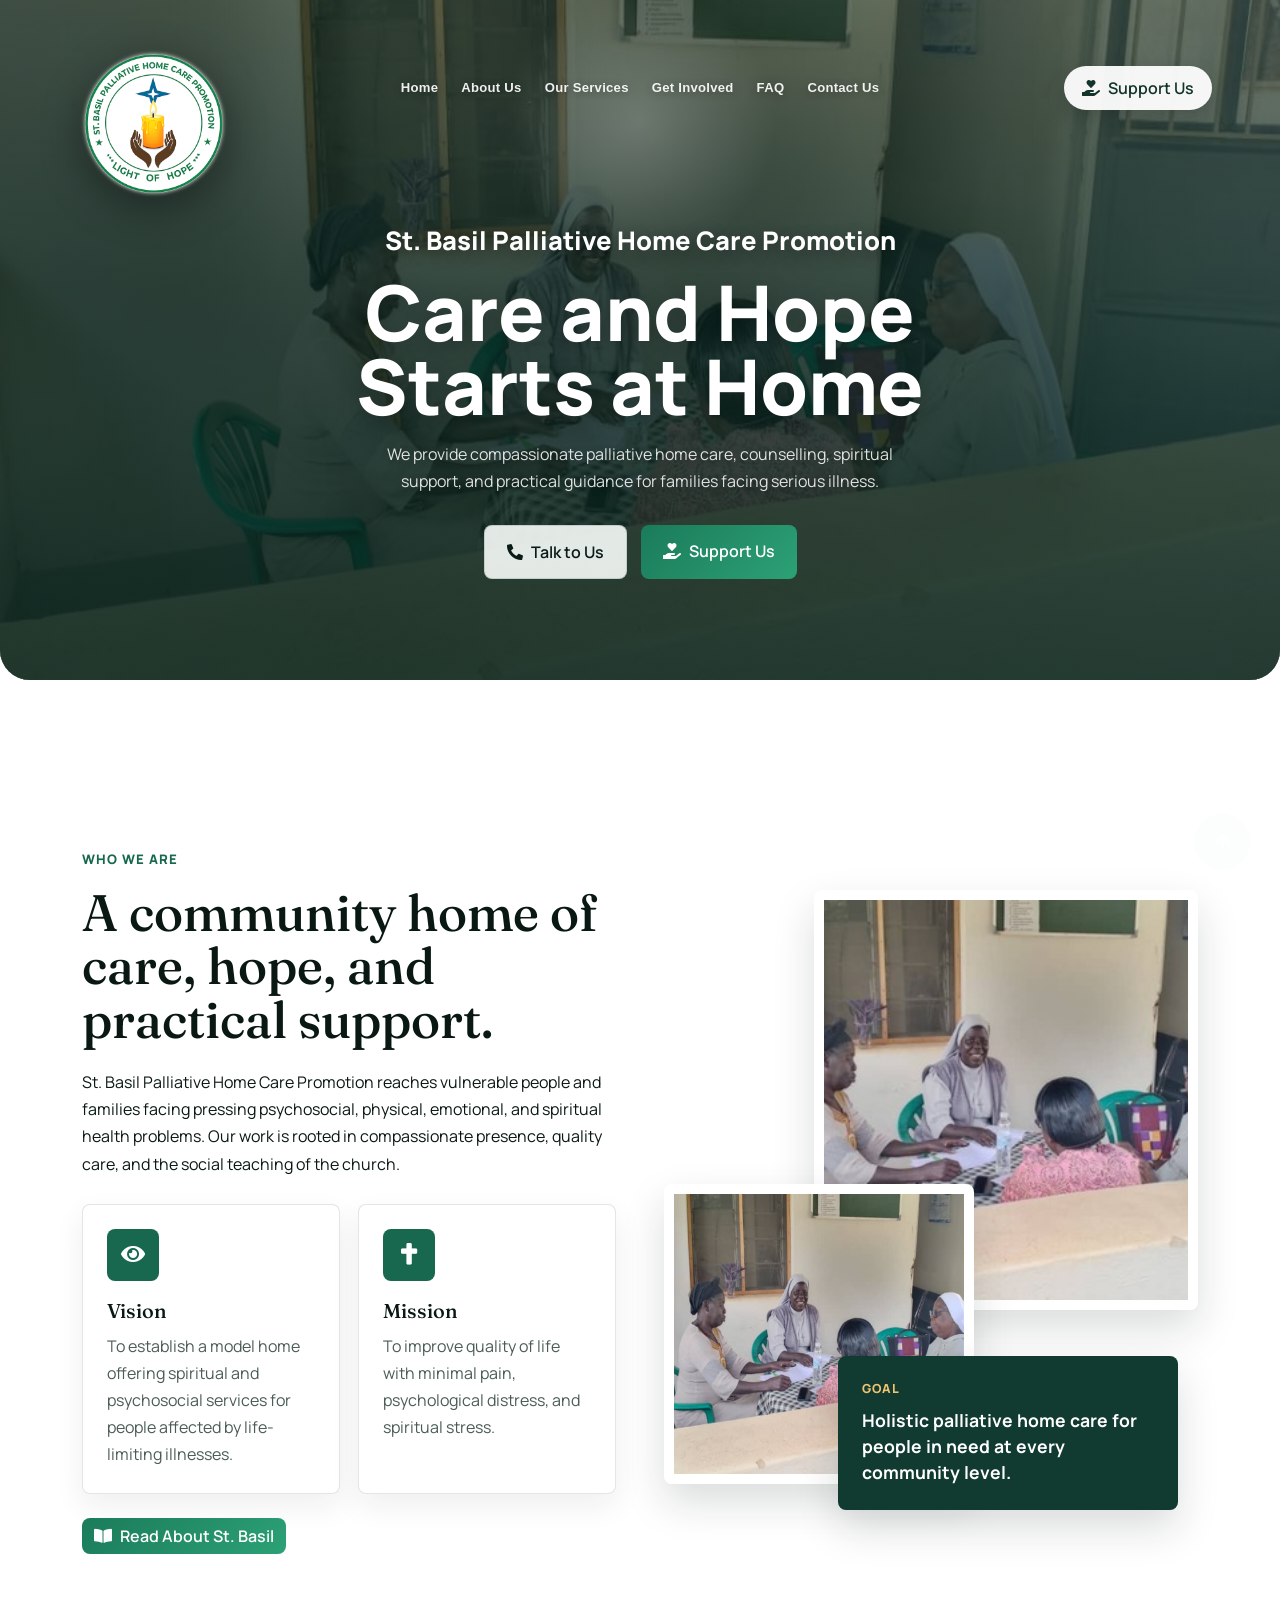
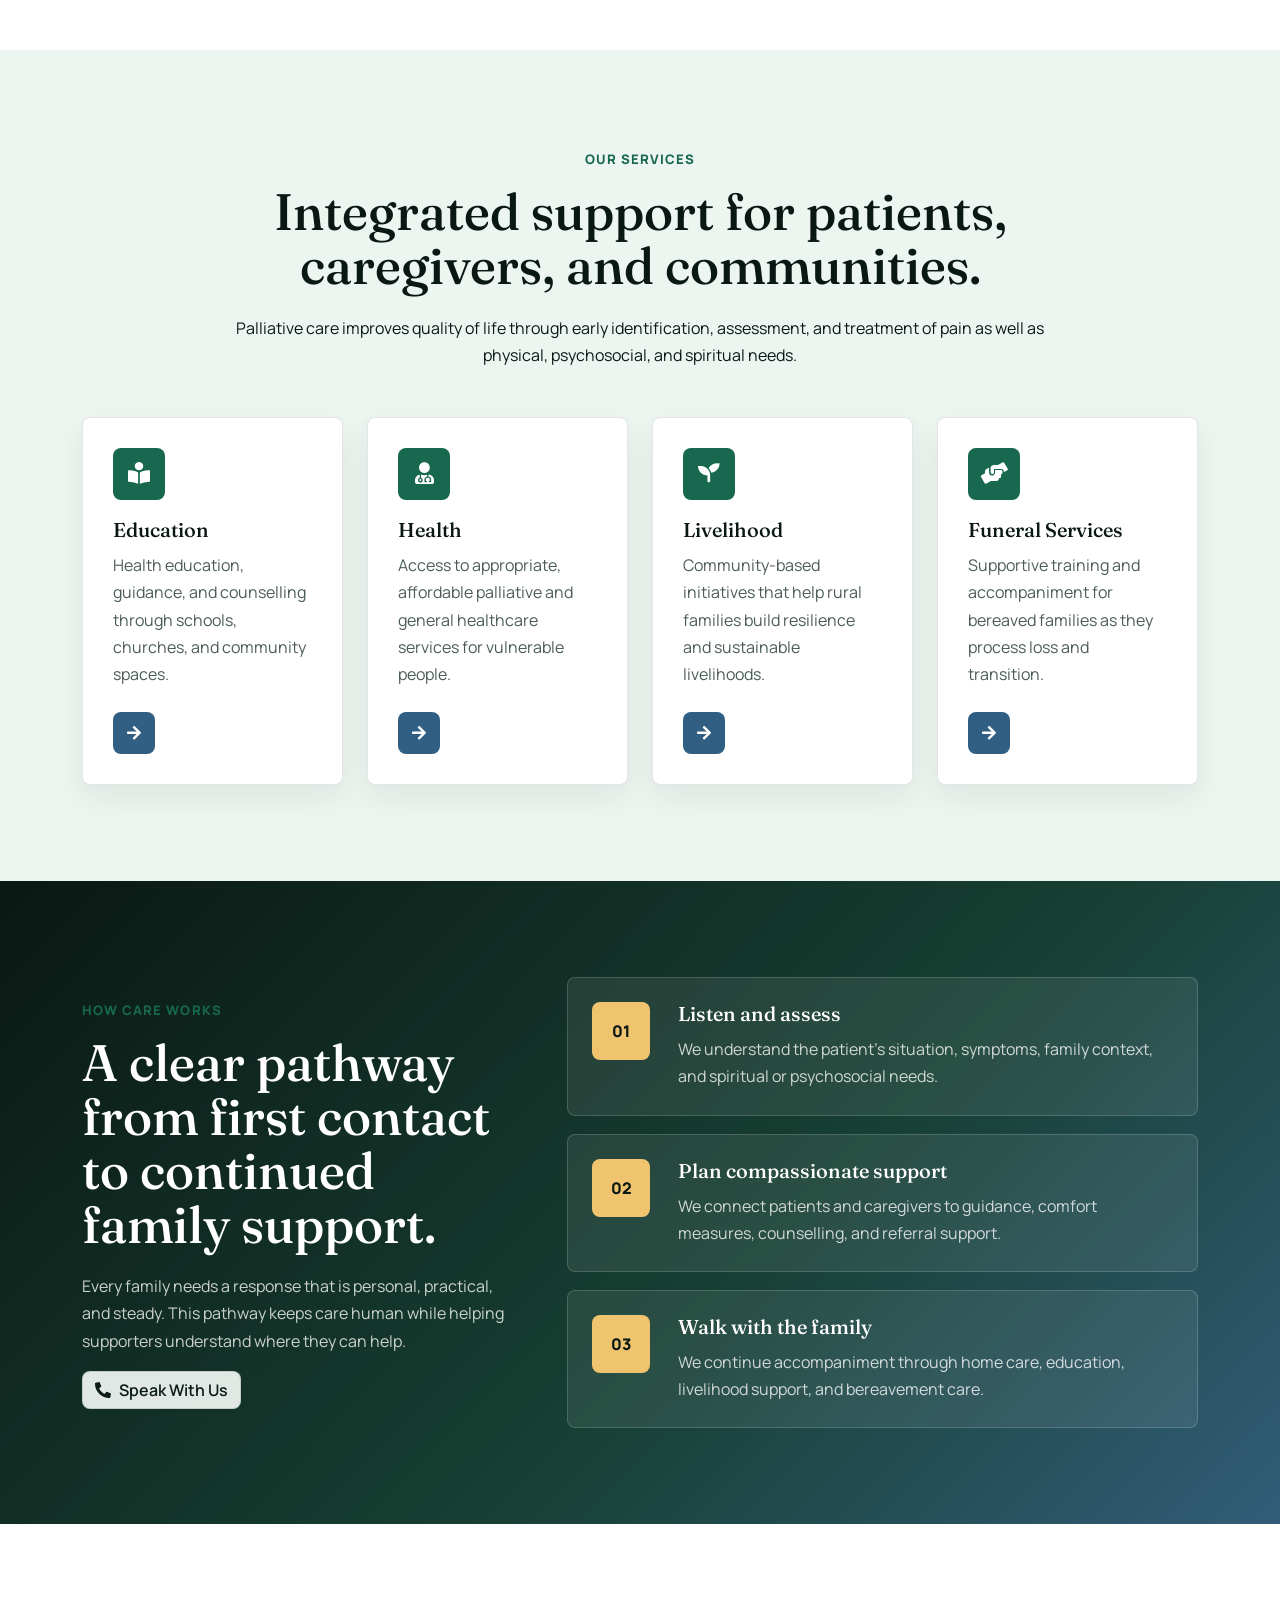
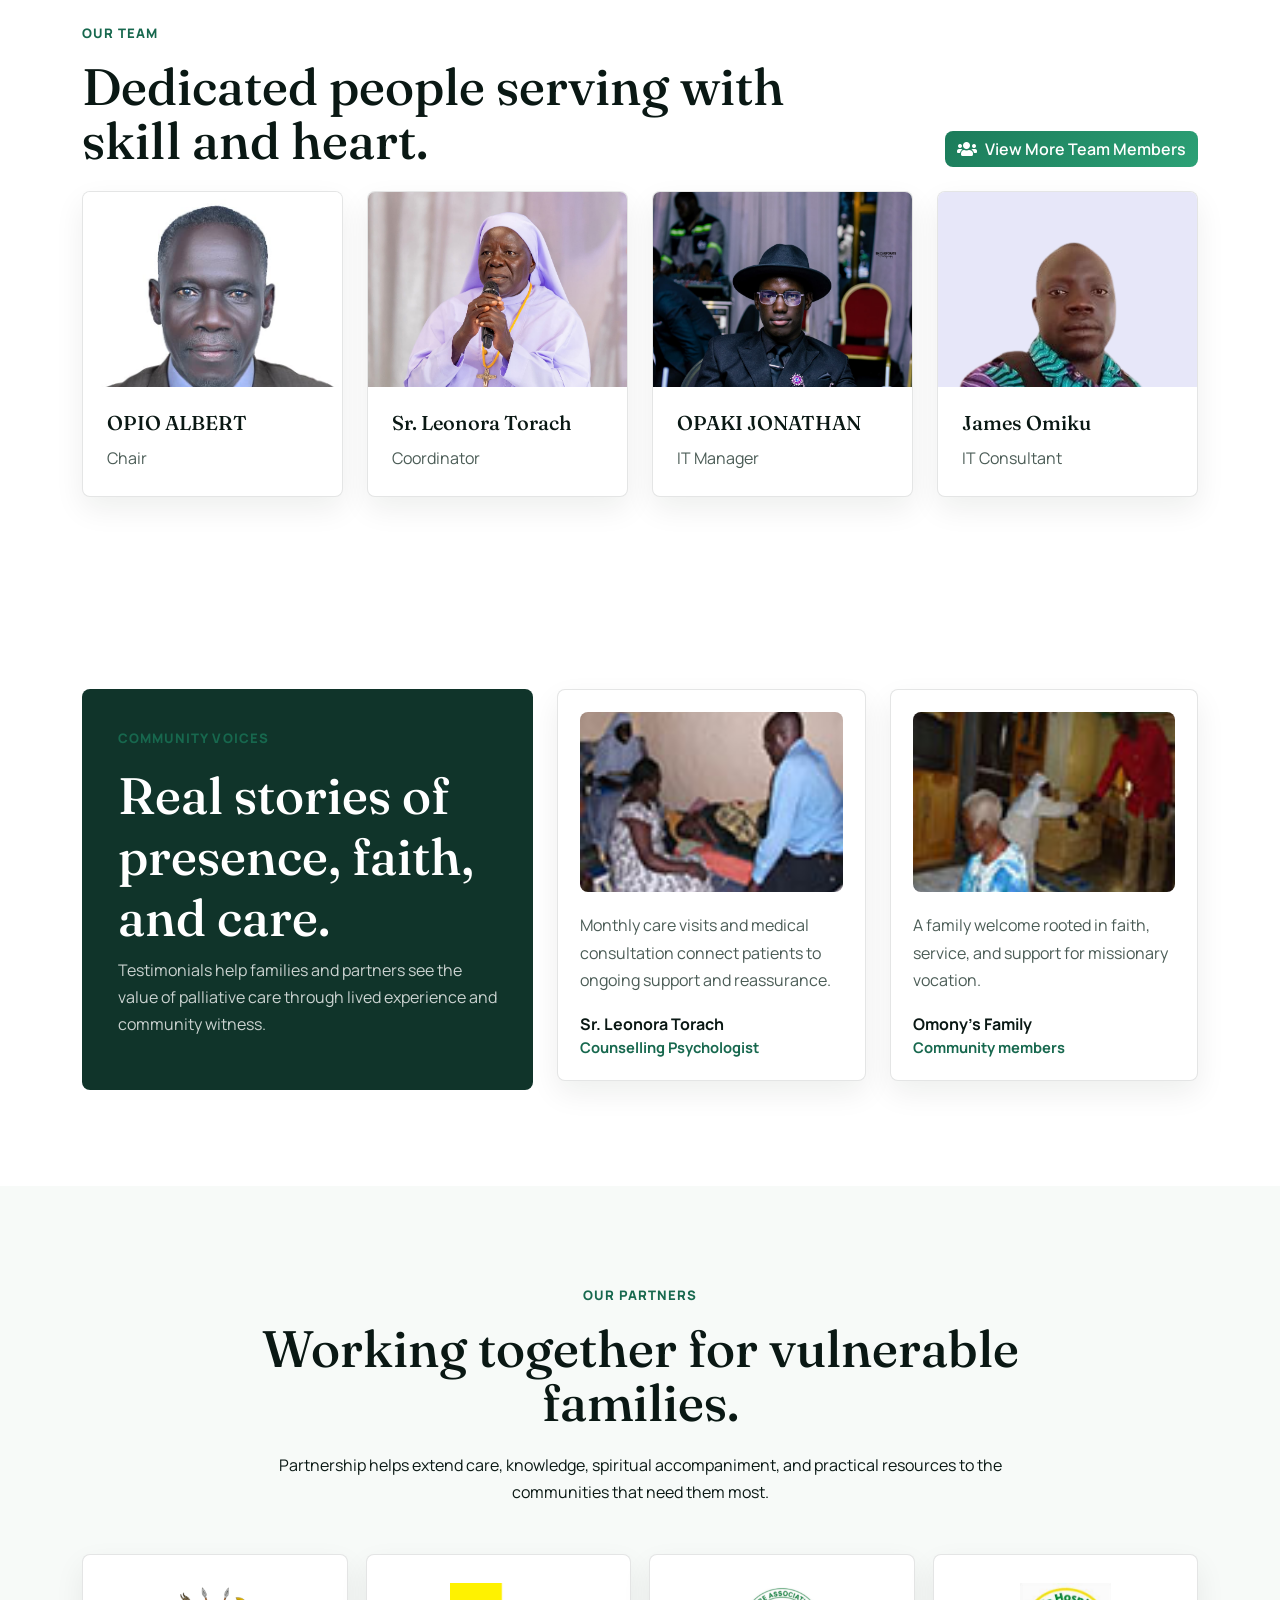
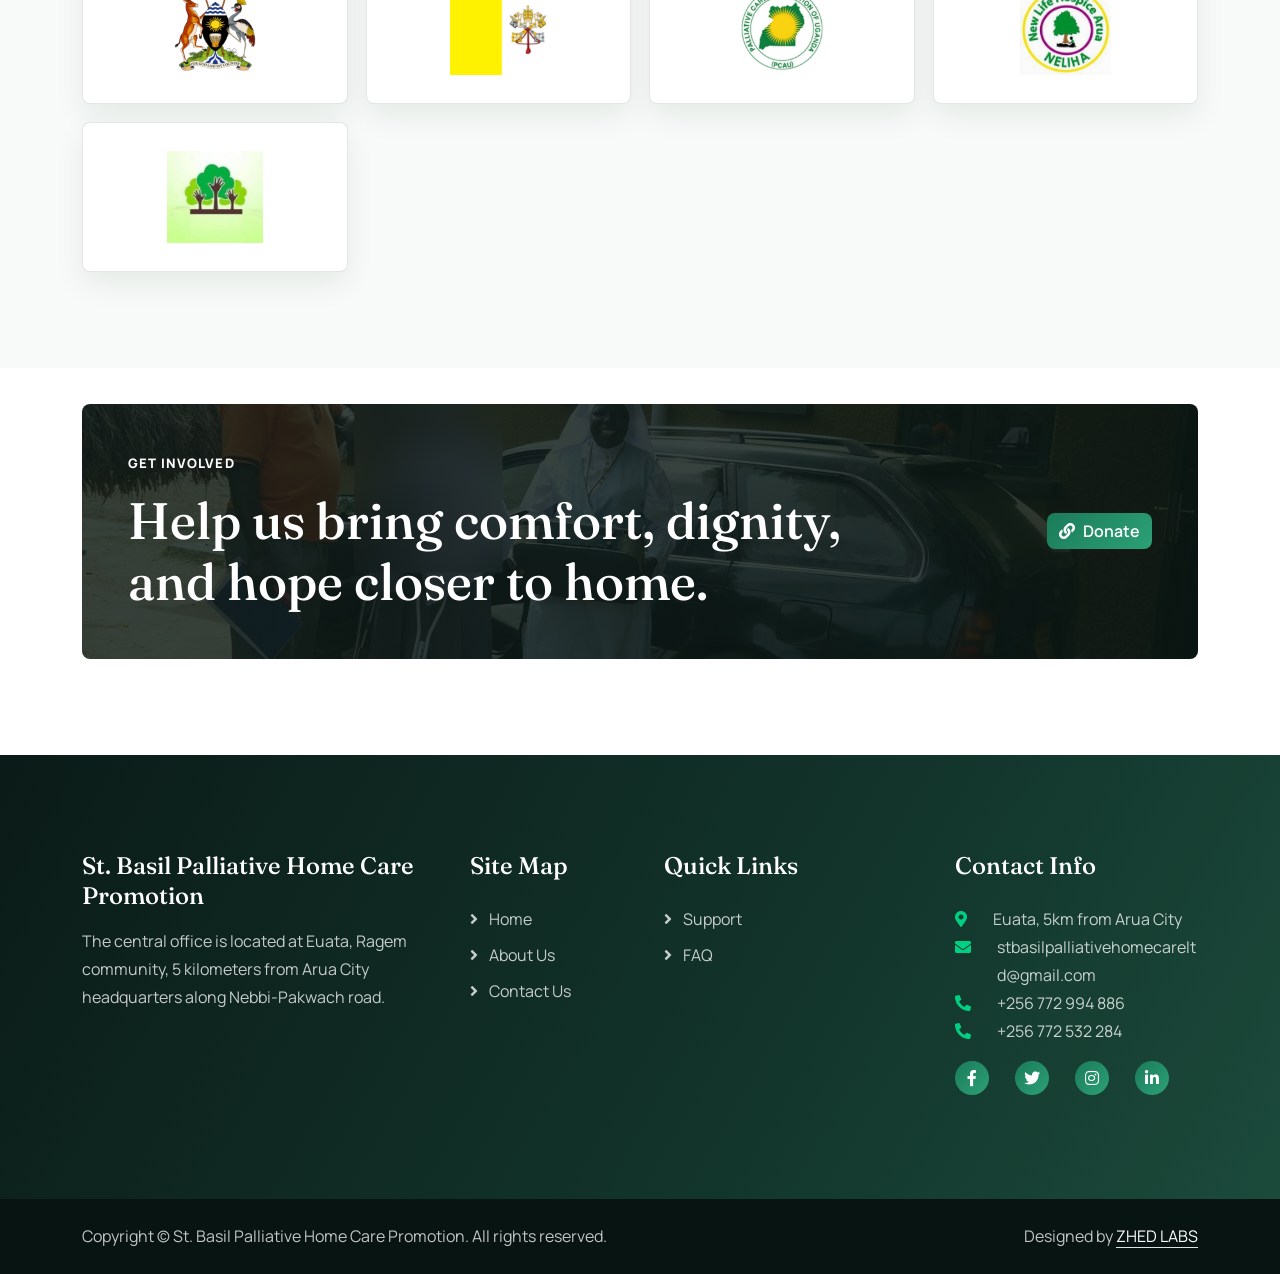
<file: public_html/index.html>
<!DOCTYPE html>
<html lang="en">

<head>
    <meta charset="utf-8">
    <title>St. Basil Palliative Home Care Promotion</title>
    <meta content="width=device-width, initial-scale=1.0" name="viewport">
    <meta name="keywords" content="St. Basil Palliative Home Care Promotion, St Basil, palliative care Uganda, palliative home care Arua, home care Uganda, counselling, spiritual support, vulnerable families, Euata, Ragem Community, Arua City">
    <meta name="description" content="St. Basil Palliative Home Care Promotion provides compassionate palliative home care, counselling, spiritual support, education, and family assistance in Arua, Uganda.">
    <link rel="canonical" href="https://stbasilpalliativehomecare.site/">
    <meta property="og:site_name" content="St. Basil Palliative Home Care Promotion">
    <meta property="og:title" content="St. Basil Palliative Home Care Promotion">
    <meta property="og:description" content="St. Basil Palliative Home Care Promotion provides compassionate palliative home care, counselling, spiritual support, education, and family assistance in Arua, Uganda.">
    <meta property="og:url" content="https://stbasilpalliativehomecare.site/">
    <meta property="og:type" content="website">
    <meta property="og:image" content="https://stbasilpalliativehomecare.site/img/official-logo.png">
    <meta name="twitter:card" content="summary_large_image">
    <meta name="twitter:title" content="St. Basil Palliative Home Care Promotion">
    <meta name="twitter:description" content="St. Basil Palliative Home Care Promotion provides compassionate palliative home care, counselling, spiritual support, education, and family assistance in Arua, Uganda.">
    <meta name="twitter:image" content="https://stbasilpalliativehomecare.site/img/official-logo.png">
    <link href="img/official-logo.png" rel="icon">
<link rel="preconnect" href="https://fonts.googleapis.com">
    <link rel="preconnect" href="https://fonts.gstatic.com" crossorigin>
    <link href="https://fonts.googleapis.com/css2?family=Fraunces:opsz,wght@9..144,500;9..144,700;9..144,800&family=Manrope:wght@400;500;600;700;800&display=swap" rel="stylesheet">
    <link rel="stylesheet" href="https://use.fontawesome.com/releases/v5.15.4/css/all.css">
    <link href="https://cdn.jsdelivr.net/npm/bootstrap-icons@1.4.1/font/bootstrap-icons.css" rel="stylesheet">

    <link rel="stylesheet" href="lib/animate/animate.min.css">
    <link href="lib/lightbox/css/lightbox.min.css" rel="stylesheet">
    <link href="lib/owlcarousel/assets/owl.carousel.min.css" rel="stylesheet">
    <link href="css/bootstrap.min.css" rel="stylesheet">
    <link href="css/style.css?v=20260610-nav2" rel="stylesheet">

    <script type="application/ld+json">
{
    "@context":  "https://schema.org",
    "@graph":  [
                   {
                       "@type":  "NGO",
                       "@id":  "https://stbasilpalliativehomecare.site/#organization",
                       "name":  "St. Basil Palliative Home Care Promotion",
                       "alternateName":  [
                                             "St Basil Palliative Home Care",
                                             "St. Basil Palliative Home Care"
                                         ],
                       "url":  "https://stbasilpalliativehomecare.site/",
                       "logo":  "https://stbasilpalliativehomecare.site/img/official-logo.png",
                       "image":  "https://stbasilpalliativehomecare.site/img/official-logo.png",
                       "email":  "stbasilpalliativehomecareltd@gmail.com",
                       "telephone":  "+256772532284",
                       "address":  {
                                       "@type":  "PostalAddress",
                                       "streetAddress":  "Euata, Ragem Community",
                                       "addressLocality":  "Arua",
                                       "addressCountry":  "UG"
                                   },
                       "areaServed":  {
                                          "@type":  "Country",
                                          "name":  "Uganda"
                                      },
                       "nonprofitStatus":  "NonprofitType",
                       "description":  "St. Basil Palliative Home Care Promotion provides compassionate palliative home care, counselling, spiritual support, education, and family assistance in Arua, Uganda."
                   },
                   {
                       "@type":  "WebSite",
                       "@id":  "https://stbasilpalliativehomecare.site/#website",
                       "url":  "https://stbasilpalliativehomecare.site/",
                       "name":  "St. Basil Palliative Home Care Promotion",
                       "publisher":  {
                                         "@id":  "https://stbasilpalliativehomecare.site/#organization"
                                     },
                       "inLanguage":  "en"
                   },
                   {
                       "@type":  "WebPage",
                       "@id":  "https://stbasilpalliativehomecare.site/#webpage",
                       "url":  "https://stbasilpalliativehomecare.site/",
                       "name":  "St. Basil Palliative Home Care Promotion",
                       "description":  "St. Basil Palliative Home Care Promotion provides compassionate palliative home care, counselling, spiritual support, education, and family assistance in Arua, Uganda.",
                       "isPartOf":  {
                                        "@id":  "https://stbasilpalliativehomecare.site/#website"
                                    },
                       "about":  {
                                     "@id":  "https://stbasilpalliativehomecare.site/#organization"
                                 },
                       "inLanguage":  "en"
                   }
               ]
}
    </script>
</head>

<body class="home-upgrade">
    <div class="container-fluid topbar bg-light px-4 px-lg-5 d-none d-lg-block">
        <div class="row gx-0 align-items-center">
            <div class="col-lg-8 text-center text-lg-start mb-2 mb-lg-0">
                <div class="d-flex flex-wrap">
                    <a href="contact.html" class="text-muted small me-4"><i class="fas fa-map-marker-alt text-primary me-2"></i>Euata, Ragem Community</a>
                    <a href="tel:+256772994886" class="text-muted small me-4"><i class="fas fa-phone-alt text-primary me-2"></i>+256 772 994 886 / +256 772 532 284</a>
                    <a href="mailto:stbasilpalliativehomecareltd@gmail.com" class="text-muted small me-0"><i class="fas fa-envelope text-primary me-2"></i>stbasilpalliativehomecareltd@gmail.com</a>
                </div>
            </div>
            <div class="col-lg-4 text-center text-lg-end">
                <span class="topbar-note"><i class="fas fa-heart text-primary me-2"></i>Patience and perseverance pays.</span>
            </div>
        </div>
    </div>

    <div class="container-fluid position-relative p-0">
        <nav class="navbar navbar-expand-lg navbar-light px-4 px-lg-5 py-3 py-lg-0">
            <a href="index.html" class="navbar-brand p-0">
                <img src="img/official-logo.png" alt="St. Basil Palliative Home Care Promotion logo">
            </a>
            <button class="navbar-toggler" type="button" data-bs-toggle="collapse" data-bs-target="#navbarCollapse" aria-controls="navbarCollapse" aria-expanded="false" aria-label="Toggle navigation">
                <span class="fa fa-bars"></span>
            </button>
            <div class="collapse navbar-collapse" id="navbarCollapse">
                <div class="navbar-nav ms-auto py-0">
                        <a href="index.html" class="nav-item nav-link">Home</a>
                        <a href="About-Us.html" class="nav-item nav-link">About Us</a>
                        <a href="Services.html" class="nav-item nav-link">Our Services</a>
                        <a href="Get-Involved.html" class="nav-item nav-link">Get Involved</a>
                        <a href="Faq.html" class="nav-item nav-link">FAQ</a>
                        <a href="contact.html" class="nav-item nav-link">Contact Us</a>
                    </div>
                    <a href="Donate.html" class="btn btn-primary py-2 px-4 my-3 my-lg-0 flex-shrink-0"><i class="fas fa-hand-holding-heart me-2"></i>Support Us</a>
            </div>
        </nav>
    </div>

    <header class="modern-hero">
        <div class="hero-media" aria-hidden="true">
            <img src="img/Basil.jpg" alt="">
        </div>
        <div class="hero-overlay" aria-hidden="true"></div>
        <div class="container position-relative">
            <div class="row justify-content-center">
                <div class="col-lg-9 text-center">
                    <p class="hero-brand-name">St. Basil Palliative Home Care Promotion</p>
                    <h1>Care and Hope Starts at Home</h1>
                    <p class="hero-lead mx-auto">We provide compassionate palliative home care, counselling, spiritual support, and practical guidance for families facing serious illness.</p>
                    <div class="hero-actions">
                        <a href="contact.html" class="btn btn-light btn-lg"><i class="fas fa-phone-alt me-2"></i>Talk to Us</a>
                        <a href="Donate.html" class="btn btn-primary btn-lg"><i class="fas fa-hand-holding-heart me-2"></i>Support Us</a>
                    </div>
                </div>
            </div>
        </div>
    </header>

    <main>
        <section class="mission-section">
            <div class="container">
                <div class="row align-items-center g-5">
                    <div class="col-lg-6 wow fadeInLeft" data-wow-delay="0.1s">
                        <span class="section-kicker">Who we are</span>
                        <h2 class="section-title">A community home of care, hope, and practical support.</h2>
                        <p>St. Basil Palliative Home Care Promotion reaches vulnerable people and families facing pressing psychosocial, physical, emotional, and spiritual health problems. Our work is rooted in compassionate presence, quality care, and the social teaching of the church.</p>
                        <div class="mission-grid">
                            <div>
                                <i class="fas fa-eye"></i>
                                <h3>Vision</h3>
                                <p>To establish a model home offering spiritual and psychosocial services for people affected by life-limiting illnesses.</p>
                            </div>
                            <div>
                                <i class="fas fa-cross"></i>
                                <h3>Mission</h3>
                                <p>To improve quality of life with minimal pain, psychological distress, and spiritual stress.</p>
                            </div>
                        </div>
                        <a href="About-Us.html" class="btn btn-primary mt-4"><i class="fas fa-book-open me-2"></i>Read About St. Basil</a>
                    </div>
                    <div class="col-lg-6 wow fadeInRight" data-wow-delay="0.2s">
                        <div class="image-composition">
                            <img class="image-primary" src="img/Basil-about.jpg" alt="Community palliative care support">
                            <img class="image-secondary" src="img/BPH.jpg" alt="St. Basil care center">
                            <div class="care-badge">
                                <span>Goal</span>
                                <strong>Holistic palliative home care for people in need at every community level.</strong>
                            </div>
                        </div>
                    </div>
                </div>
            </div>
        </section>

        <section class="services-section">
            <div class="container">
                <div class="section-heading text-center mx-auto">
                    <span class="section-kicker">Our services</span>
                    <h2 class="section-title">Integrated support for patients, caregivers, and communities.</h2>
                    <p>Palliative care improves quality of life through early identification, assessment, and treatment of pain as well as physical, psychosocial, and spiritual needs.</p>
                </div>
                <div class="row g-4">
                    <div class="col-md-6 col-xl-3 wow fadeInUp" data-wow-delay="0.1s">
                        <article class="service-card">
                            <i class="fas fa-book-reader"></i>
                            <h3>Education</h3>
                            <p>Health education, guidance, and counselling through schools, churches, and community spaces.</p>
                            <a href="Education.html" aria-label="Learn more about education"><i class="fas fa-arrow-right"></i></a>
                        </article>
                    </div>
                    <div class="col-md-6 col-xl-3 wow fadeInUp" data-wow-delay="0.2s">
                        <article class="service-card">
                            <i class="fas fa-user-md"></i>
                            <h3>Health</h3>
                            <p>Access to appropriate, affordable palliative and general healthcare services for vulnerable people.</p>
                            <a href="Health.html" aria-label="Learn more about health"><i class="fas fa-arrow-right"></i></a>
                        </article>
                    </div>
                    <div class="col-md-6 col-xl-3 wow fadeInUp" data-wow-delay="0.3s">
                        <article class="service-card">
                            <i class="fas fa-seedling"></i>
                            <h3>Livelihood</h3>
                            <p>Community-based initiatives that help rural families build resilience and sustainable livelihoods.</p>
                            <a href="Livelihood.html" aria-label="Learn more about livelihood"><i class="fas fa-arrow-right"></i></a>
                        </article>
                    </div>
                    <div class="col-md-6 col-xl-3 wow fadeInUp" data-wow-delay="0.4s">
                        <article class="service-card">
                            <i class="fas fa-hands-helping"></i>
                            <h3>Funeral Services</h3>
                            <p>Supportive training and accompaniment for bereaved families as they process loss and transition.</p>
                            <a href="Funeral-Services.html" aria-label="Learn more about funeral services"><i class="fas fa-arrow-right"></i></a>
                        </article>
                    </div>
                </div>
            </div>
        </section>

        <section class="pathway-section">
            <div class="container">
                <div class="row align-items-center g-5">
                    <div class="col-lg-5">
                        <span class="section-kicker">How care works</span>
                        <h2 class="section-title">A clear pathway from first contact to continued family support.</h2>
                        <p>Every family needs a response that is personal, practical, and steady. This pathway keeps care human while helping supporters understand where they can help.</p>
                        <a href="contact.html" class="btn btn-light"><i class="fas fa-phone-alt me-2"></i>Speak With Us</a>
                    </div>
                    <div class="col-lg-7">
                        <div class="care-steps">
                            <div class="care-step">
                                <span>01</span>
                                <div>
                                    <h3>Listen and assess</h3>
                                    <p>We understand the patient's situation, symptoms, family context, and spiritual or psychosocial needs.</p>
                                </div>
                            </div>
                            <div class="care-step">
                                <span>02</span>
                                <div>
                                    <h3>Plan compassionate support</h3>
                                    <p>We connect patients and caregivers to guidance, comfort measures, counselling, and referral support.</p>
                                </div>
                            </div>
                            <div class="care-step">
                                <span>03</span>
                                <div>
                                    <h3>Walk with the family</h3>
                                    <p>We continue accompaniment through home care, education, livelihood support, and bereavement care.</p>
                                </div>
                            </div>
                        </div>
                    </div>
                </div>
            </div>
        </section>

        <section class="team-preview">
            <div class="container">
                <div class="row align-items-end mb-4 g-4">
                    <div class="col-lg-8">
                        <span class="section-kicker">Our team</span>
                        <h2 class="section-title mb-0">Dedicated people serving with skill and heart.</h2>
                    </div>
                    <div class="col-lg-4 text-lg-end">
                        <a href="team.html" class="btn btn-primary"><i class="fas fa-users me-2"></i>View More Team Members</a>
                    </div>
                </div>
                <div class="row g-4 justify-content-center">
                    <div class="col-md-6 col-lg-3">
                        <article class="person-card">
                            <img src="img/opio-albert.jpg" alt="OPIO ALBERT">
                            <div>
                                <h3>OPIO ALBERT</h3>
                                <p>Chair</p>
                            </div>
                        </article>
                    </div>
                    <div class="col-md-6 col-lg-3">
                        <article class="person-card">
                            <img src="img/sr-leonora-torach.jpg" alt="Sr. Leonora Torach">
                            <div>
                                <h3>Sr. Leonora Torach</h3>
                                <p>Coordinator</p>
                            </div>
                        </article>
                    </div>
                    <div class="col-md-6 col-lg-3">
                        <article class="person-card">
                            <img src="img/opaki-jonathan.jpg" alt="OPAKI JONATHAN">
                            <div>
                                <h3>OPAKI JONATHAN</h3>
                                <p>IT Manager</p>
                            </div>
                        </article>
                    </div>
                    <div class="col-md-6 col-lg-3">
                        <article class="person-card">
                            <img src="img/Jam.png" alt="James Omiku">
                            <div>
                                <h3>James Omiku</h3>
                                <p>IT Consultant</p>
                            </div>
                        </article>
                    </div>
                </div>
            </div>
        </section>

        <section class="story-section">
            <div class="container">
                <div class="row g-4 align-items-stretch">
                    <div class="col-lg-5">
                        <div class="story-intro">
                            <span class="section-kicker">Community voices</span>
                            <h2>Real stories of presence, faith, and care.</h2>
                            <p>Testimonials help families and partners see the value of palliative care through lived experience and community witness.</p>
                        </div>
                    </div>
                    <div class="col-lg-7">
                        <div class="row g-4">
                            <div class="col-md-6">
                                <article class="quote-card">
                                    <img src="img/testimonial-1c.jpg" alt="Palliative care providers visiting clients">
                                    <p>Monthly care visits and medical consultation connect patients to ongoing support and reassurance.</p>
                                    <strong>Sr. Leonora Torach</strong>
                                    <span>Counselling Psychologist</span>
                                </article>
                            </div>
                            <div class="col-md-6">
                                <article class="quote-card">
                                    <img src="img/testimonial-3a.jpg" alt="Omony's family">
                                    <p>A family welcome rooted in faith, service, and support for missionary vocation.</p>
                                    <strong>Omony's Family</strong>
                                    <span>Community members</span>
                                </article>
                            </div>
                        </div>
                    </div>
                </div>
            </div>
        </section>

        <section class="partners-section">
            <div class="container">
                <div class="section-heading text-center mx-auto">
                    <span class="section-kicker">Our partners</span>
                    <h2 class="section-title">Working together for vulnerable families.</h2>
                    <p>Partnership helps extend care, knowledge, spiritual accompaniment, and practical resources to the communities that need them most.</p>
                </div>
                <div class="partner-grid">
                    <a href="contact.html" class="partner-logo" aria-label="Government of Uganda partner">
                        <img src="img/Coat1.png" alt="Government of Uganda">
                    </a>
                    <a href="https://www.vatican.va/content/vatican/it.html" class="partner-logo" target="_blank" rel="noopener" aria-label="Vatican partner">
                        <img src="img/Vatican.png" alt="Vatican">
                    </a>
                    <a href="https://pcauganda.org/" class="partner-logo" target="_blank" rel="noopener" aria-label="Palliative Care Association of Uganda partner">
                        <img src="img/PCAU.png" alt="Palliative Care Association of Uganda">
                    </a>
                    <a href="contact.html" class="partner-logo" aria-label="New Life Hospice Arua partner">
                        <img src="img/new-life-hospice-arua.png" alt="New Life Hospice Arua">
                    </a>
                    <a href="https://www.lifeandtreessustainabilityinitiative.org/" class="partner-logo" target="_blank" rel="noopener" aria-label="Life and Trees Sustainability Initiative partner">
                        <img src="img/tree.jpg" alt="Life and Trees Sustainability Initiative">
                    </a>
                </div>
            </div>
        </section>

        <section class="cta-section">
            <div class="container">
                <div class="cta-panel">
                    <div>
                        <span class="section-kicker text-white">Get involved</span>
                        <h2>Help us bring comfort, dignity, and hope closer to home.</h2>
                    </div>
                    <div class="cta-actions">
<a href="Donate.html" class="btn btn-primary"><i class="fas fa-link me-2"></i>Donate</a>
                    </div>
                </div>
            </div>
        </section>
    </main>

    <footer class="container-fluid footer py-5 wow fadeIn" data-wow-delay="0.2s">
        <div class="container py-5 border-start-0 border-end-0">
            <div class="row g-5">
                <div class="col-md-6 col-lg-6 col-xl-4">
                    <div class="footer-item">
                        <a href="index.html" class="p-0">
                            <h4 class="text-white">St. Basil Palliative Home Care Promotion</h4>
                        </a>
                        <p class="mb-4">The central office is located at Euata, Ragem community, 5 kilometers from Arua City headquarters along Nebbi-Pakwach road.</p>
                    </div>
                </div>
                <div class="col-md-6 col-lg-6 col-xl-2">
                    <div class="footer-item">
                        <h4 class="text-white mb-4">Site Map</h4>
                        <a href="index.html"><i class="fas fa-angle-right me-2"></i> Home</a>
                        <a href="About-Us.html"><i class="fas fa-angle-right me-2"></i> About Us</a>
<a href="contact.html"><i class="fas fa-angle-right me-2"></i> Contact Us</a>
                    </div>
                </div>
                <div class="col-md-6 col-lg-6 col-xl-3">
                    <div class="footer-item">
                        <h4 class="text-white mb-4">Quick Links</h4>
<a href="Donate.html"><i class="fas fa-angle-right me-2"></i> Support</a>
                        <a href="Faq.html"><i class="fas fa-angle-right me-2"></i> FAQ</a>
</div>
                </div>
                <div class="col-md-6 col-lg-6 col-xl-3">
                    <div class="footer-item">
                        <h4 class="text-white mb-4">Contact Info</h4>
                        <div class="d-flex align-items-center">
                            <i class="fas fa-map-marker-alt text-primary me-3"></i>
                            <p class="text-white mb-0">Euata, 5km from Arua City</p>
                        </div>
                        <div class="d-flex align-items-center">
                            <i class="fas fa-envelope text-primary me-3"></i>
                            <p class="text-white mb-0">stbasilpalliativehomecareltd@gmail.com</p>
                        </div>
                        <div class="d-flex align-items-center">
                            <i class="fa fa-phone-alt text-primary me-3"></i>
                            <p class="text-white mb-0">+256 772 994 886</p>
                        </div>
                        <div class="d-flex align-items-center">
                            <i class="fa fa-phone-alt text-primary me-3"></i>
                            <p class="text-white mb-0">+256 772 532 284</p>
                        </div>
                        <div class="d-flex mt-3">
                            <a class="btn btn-primary btn-sm-square rounded-circle me-3" href="#" aria-label="Facebook"><i class="fab fa-facebook-f text-white"></i></a>
                            <a class="btn btn-primary btn-sm-square rounded-circle me-3" href="#" aria-label="Twitter"><i class="fab fa-twitter text-white"></i></a>
                            <a class="btn btn-primary btn-sm-square rounded-circle me-3" href="#" aria-label="Instagram"><i class="fab fa-instagram text-white"></i></a>
                            <a class="btn btn-primary btn-sm-square rounded-circle me-0" href="#" aria-label="LinkedIn"><i class="fab fa-linkedin-in text-white"></i></a>
                        </div>
                    </div>
                </div>
            </div>
        </div>
    </footer>

    <div class="container-fluid copyright py-4">
        <div class="container">
            <div class="row g-4 align-items-center">
                <div class="col-md-6 text-center text-md-start mb-md-0">
                    <p class="mb-0">Copyright &copy; St. Basil Palliative Home Care Promotion. All rights reserved.</p>
                </div>
                <div class="col-md-6 text-center text-md-end text-body">
                    Designed by <a class="border-bottom text-white" href="#" target="_blank" rel="noopener">ZHED LABS</a>
                </div>
            </div>
        </div>
    </div>

    <a href="#" class="btn btn-primary btn-lg-square rounded-circle back-to-top" aria-label="Back to top"><i class="fa fa-arrow-up"></i></a>

    <script src="https://ajax.googleapis.com/ajax/libs/jquery/3.6.4/jquery.min.js"></script>
    <script src="https://cdn.jsdelivr.net/npm/bootstrap@5.0.0/dist/js/bootstrap.bundle.min.js"></script>
    <script src="lib/wow/wow.min.js"></script>
    <script src="lib/easing/easing.min.js"></script>
    <script src="lib/waypoints/waypoints.min.js"></script>
    <script src="lib/counterup/counterup.min.js"></script>
    <script src="lib/lightbox/js/lightbox.min.js"></script>
    <script src="lib/owlcarousel/owl.carousel.min.js"></script>
    <script src="js/main.js"></script>
</body>

</html>
</file>
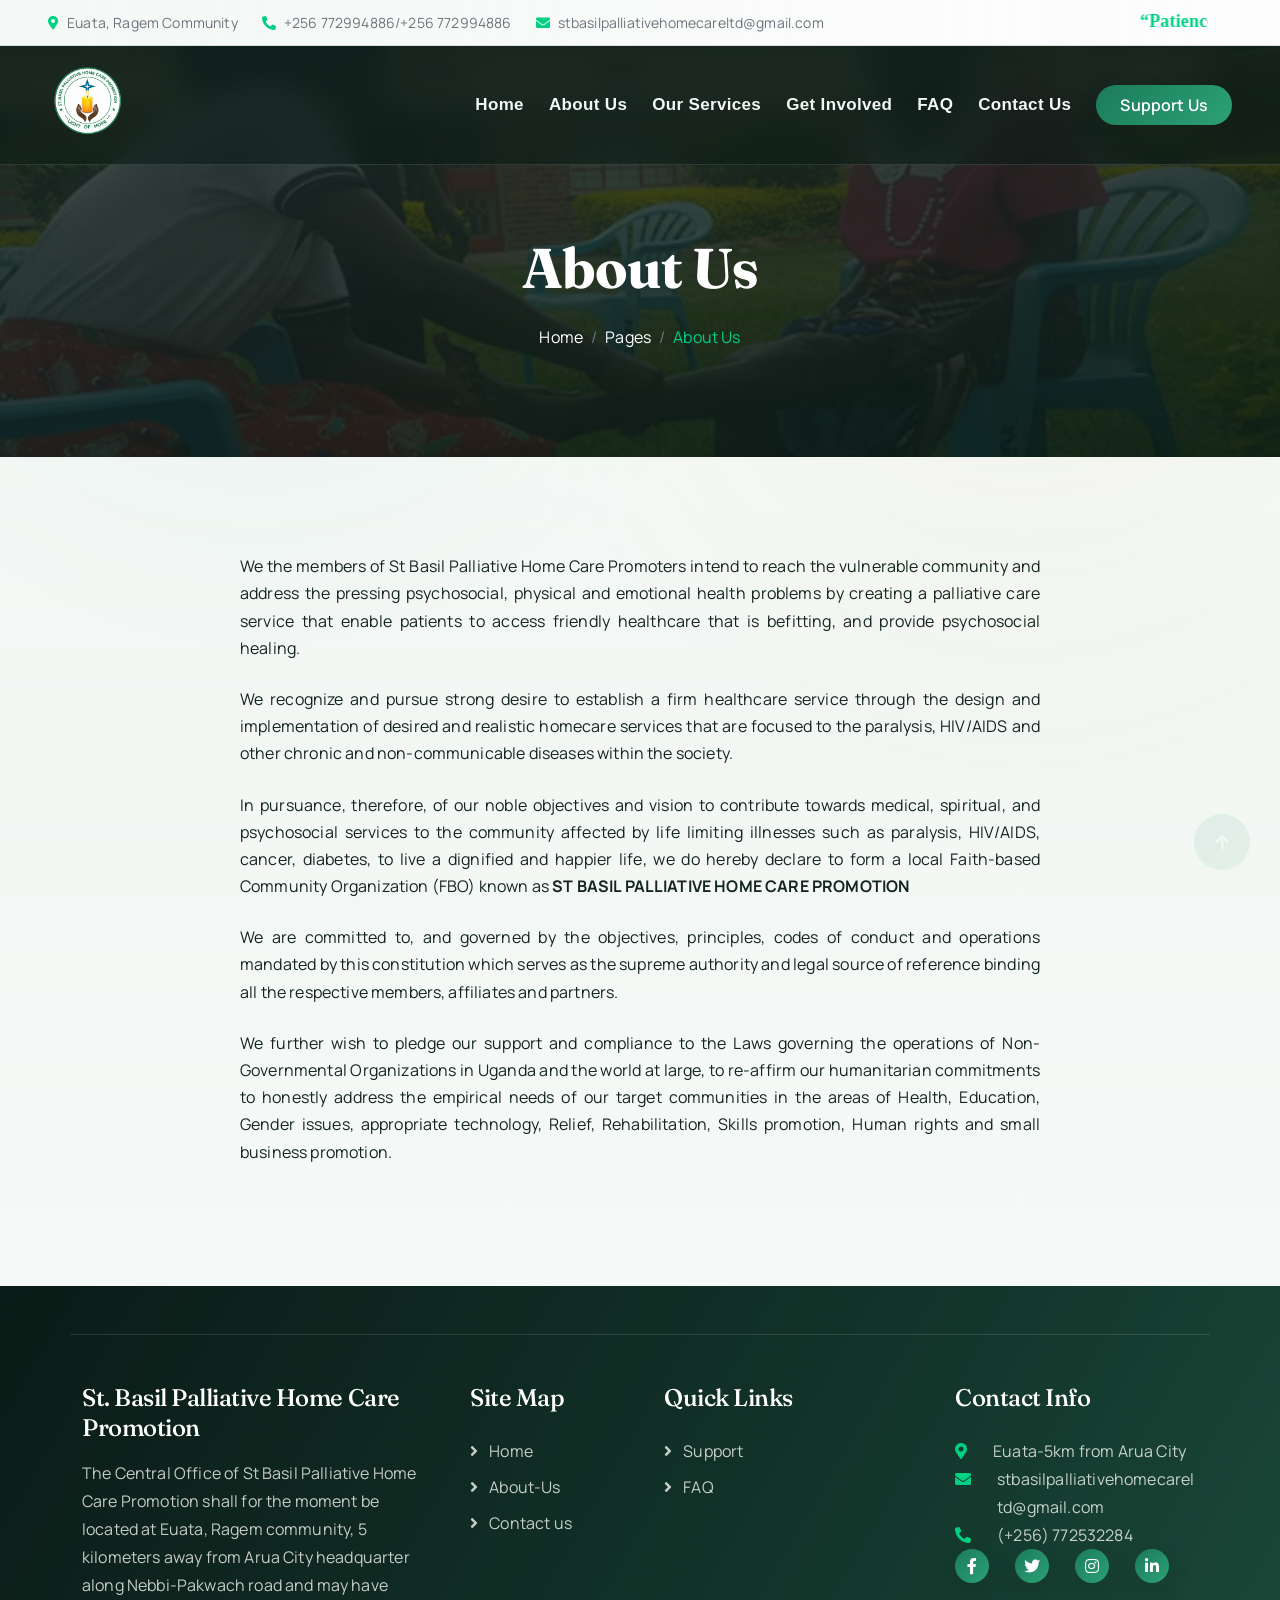
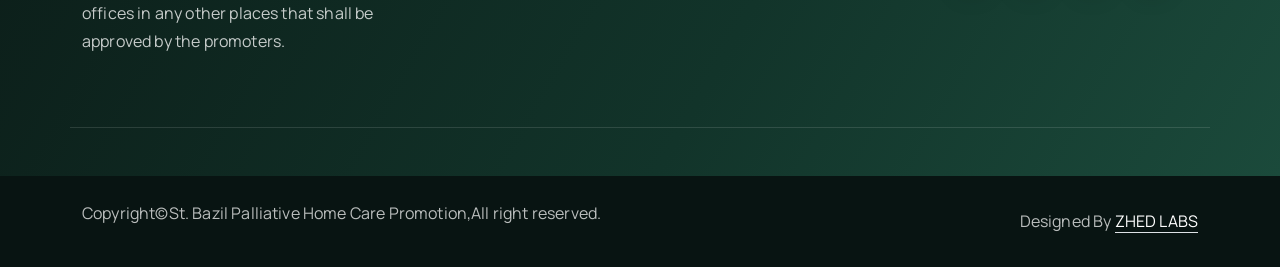
<file: public_html/About-Us.html>
<!DOCTYPE html>
<html lang="en">

    <head>
        <meta charset="utf-8">
        <title>About St. Basil Palliative Home Care Promotion</title>
        <meta content="width=device-width, initial-scale=1.0" name="viewport">
        <meta name="keywords" content="St. Basil Palliative Home Care Promotion, St Basil, palliative care Uganda, palliative home care Arua, home care Uganda, counselling, spiritual support, vulnerable families, Euata, Ragem Community, Arua City">
        <meta name="description" content="Learn about St. Basil Palliative Home Care Promotion, a community organization serving vulnerable families through palliative care, counselling, spiritual care, and practical support.">
    <link rel="canonical" href="https://stbasilpalliativehomecare.site/About-Us.html">
    <meta property="og:site_name" content="St. Basil Palliative Home Care Promotion">
    <meta property="og:title" content="About St. Basil Palliative Home Care Promotion">
    <meta property="og:description" content="Learn about St. Basil Palliative Home Care Promotion, a community organization serving vulnerable families through palliative care, counselling, spiritual care, and practical support.">
    <meta property="og:url" content="https://stbasilpalliativehomecare.site/About-Us.html">
    <meta property="og:type" content="website">
    <meta property="og:image" content="https://stbasilpalliativehomecare.site/img/official-logo.png">
    <meta name="twitter:card" content="summary_large_image">
    <meta name="twitter:title" content="About St. Basil Palliative Home Care Promotion">
    <meta name="twitter:description" content="Learn about St. Basil Palliative Home Care Promotion, a community organization serving vulnerable families through palliative care, counselling, spiritual care, and practical support.">
    <meta name="twitter:image" content="https://stbasilpalliativehomecare.site/img/official-logo.png">
    <link href="img/official-logo.png" rel="icon">
          <!-- Favicon -->
<!-- Google Web Fonts -->
        <link rel="preconnect" href="https://fonts.googleapis.com">
        <link rel="preconnect" href="https://fonts.gstatic.com" crossorigin>
        <link href="https://fonts.googleapis.com/css2?family=Fraunces:opsz,wght@9..144,400..900&family=Manrope:wght@300..800&display=swap" rel="stylesheet"> 

        <!-- Icon Font Stylesheet -->
        <link rel="stylesheet" href="https://use.fontawesome.com/releases/v5.15.4/css/all.css"/>
        <link href="https://cdn.jsdelivr.net/npm/bootstrap-icons@1.4.1/font/bootstrap-icons.css" rel="stylesheet">

        <!-- Libraries Stylesheet -->
        <link rel="stylesheet" href="lib/animate/animate.min.css"/>
        <link href="lib/lightbox/css/lightbox.min.css" rel="stylesheet">
        <link href="lib/owlcarousel/assets/owl.carousel.min.css" rel="stylesheet">


        <!-- Customized Bootstrap Stylesheet -->
        <link href="css/bootstrap.min.css" rel="stylesheet">

        <!-- Template Stylesheet -->
        <link href="css/style.css?v=20260610-nav2" rel="stylesheet">
    
    <script type="application/ld+json">
{
    "@context":  "https://schema.org",
    "@graph":  [
                   {
                       "@type":  "NGO",
                       "@id":  "https://stbasilpalliativehomecare.site/#organization",
                       "name":  "St. Basil Palliative Home Care Promotion",
                       "alternateName":  [
                                             "St Basil Palliative Home Care",
                                             "St. Basil Palliative Home Care"
                                         ],
                       "url":  "https://stbasilpalliativehomecare.site/",
                       "logo":  "https://stbasilpalliativehomecare.site/img/official-logo.png",
                       "image":  "https://stbasilpalliativehomecare.site/img/official-logo.png",
                       "email":  "stbasilpalliativehomecareltd@gmail.com",
                       "telephone":  "+256772532284",
                       "address":  {
                                       "@type":  "PostalAddress",
                                       "streetAddress":  "Euata, Ragem Community",
                                       "addressLocality":  "Arua",
                                       "addressCountry":  "UG"
                                   },
                       "areaServed":  {
                                          "@type":  "Country",
                                          "name":  "Uganda"
                                      },
                       "nonprofitStatus":  "NonprofitType",
                       "description":  "St. Basil Palliative Home Care Promotion provides compassionate palliative home care, counselling, spiritual support, education, and family assistance in Arua, Uganda."
                   },
                   {
                       "@type":  "WebSite",
                       "@id":  "https://stbasilpalliativehomecare.site/#website",
                       "url":  "https://stbasilpalliativehomecare.site/",
                       "name":  "St. Basil Palliative Home Care Promotion",
                       "publisher":  {
                                         "@id":  "https://stbasilpalliativehomecare.site/#organization"
                                     },
                       "inLanguage":  "en"
                   },
                   {
                       "@type":  "WebPage",
                       "@id":  "https://stbasilpalliativehomecare.site/About-Us.html#webpage",
                       "url":  "https://stbasilpalliativehomecare.site/About-Us.html",
                       "name":  "About St. Basil Palliative Home Care Promotion",
                       "description":  "Learn about St. Basil Palliative Home Care Promotion, a community organization serving vulnerable families through palliative care, counselling, spiritual care, and practical support.",
                       "isPartOf":  {
                                        "@id":  "https://stbasilpalliativehomecare.site/#website"
                                    },
                       "about":  {
                                     "@id":  "https://stbasilpalliativehomecare.site/#organization"
                                 },
                       "inLanguage":  "en"
                   },
                   {
                       "@type":  "BreadcrumbList",
                       "@id":  "https://stbasilpalliativehomecare.site/About-Us.html#breadcrumb",
                       "itemListElement":  [
                                               {
                                                   "@type":  "ListItem",
                                                   "position":  1,
                                                   "name":  "Home",
                                                   "item":  "https://stbasilpalliativehomecare.site/"
                                               },
                                               {
                                                   "@type":  "ListItem",
                                                   "position":  2,
                                                   "name":  "About Us",
                                                   "item":  "https://stbasilpalliativehomecare.site/About-Us.html"
                                               }
                                           ]
                   }
               ]
}
    </script>
</head>

    <body>

        <!-- Spinner Start 
        <div id="spinner" class="show bg-white position-fixed translate-middle w-100 vh-100 top-50 start-50 d-flex align-items-center justify-content-center">
            <div class="spinner-border text-primary" style="width: 3rem; height: 3rem;" role="status">
                <span class="sr-only">Loading...</span>
            </div>
        </div>
         -->

        <!-- Topbar Start -->
        <div class="container-fluid topbar bg-light px-5 d-none d-lg-block">
            <div class="row gx-0 align-items-center">
                <div class="col-lg-8 text-center text-lg-start mb-2 mb-lg-0">
                    <div class="d-flex flex-wrap">
                        <a href="#" class="text-muted small me-4"><i class="fas fa-map-marker-alt text-primary me-2"></i>Euata, Ragem Community</a>
                        <a href="tel:+256 772994886" class="text-muted small me-4"><i class="fas fa-phone-alt text-primary me-2"></i>+256 772994886/+256 772994886</a>
                        <a href="mailto:stbasilpalliativehomecareltd@gmail.com" class="text-muted small me-0"><i class="fas fa-envelope text-primary me-2"></i>stbasilpalliativehomecareltd@gmail.com</a>
                    </div>
                </div>
                <div class="col-lg-4 text-center text-lg-end">
                    <div class="d-inline-flex align-items-center" style="height: 45px;">
                        <a href="#"><small class="me-3 text-dark"><i class="fa fa-thumb-up text-primary me-2"><marquee behavior="scroll" direction="left" scrollamount="04" ><font size="4px">“Patience and Perseverance Pays.”</font></marquee></i></small></a>
                        
                    </div>
                </div>
            </div>
        </div>
        <!-- Topbar End -->


       <!-- Navbar & Hero Start -->
        <div class="container-fluid position-relative p-0">
            <nav class="navbar navbar-expand-lg navbar-light px-4 px-lg-5 py-3 py-lg-0">
                <a href="index.html" class="navbar-brand p-0">
                    <!--<h1 class="text-primary"><i class="fas fa-search-dollar me-3"></i>Sbphcp</h1>-->
                    <img src="img/official-logo.png" alt="St. Basil Palliative Home Care Promotion logo"> 
                </a>
                <button class="navbar-toggler" type="button" data-bs-toggle="collapse" data-bs-target="#navbarCollapse">
                    <span class="fa fa-bars"></span>
                </button>
                <div class="collapse navbar-collapse" id="navbarCollapse">
                    <div class="navbar-nav ms-auto py-0">
                        <a href="index.html" class="nav-item nav-link">Home</a>
                        <a href="About-Us.html" class="nav-item nav-link">About Us</a>
                        <a href="Services.html" class="nav-item nav-link">Our Services</a>
                        <a href="Get-Involved.html" class="nav-item nav-link">Get Involved</a>
                        <a href="Faq.html" class="nav-item nav-link">FAQ</a>
                        <a href="contact.html" class="nav-item nav-link">Contact Us</a>
                    </div>
                    <a href="Donate.html" class="btn btn-primary rounded-pill py-2 px-4 my-3 my-lg-0 flex-shrink-0">Support Us</a>
                </div>
            </nav>
            <!-- Header Start -->
            <div class="container-fluid bg-breadcrumb">
                <div class="container text-center py-5" style="max-width: 900px;">
                    <h1 class="text-white display-4 mb-4 wow fadeInDown" data-wow-delay="0.1s">About Us</h1>
                    <ol class="breadcrumb d-flex justify-content-center mb-0 wow fadeInDown" data-wow-delay="0.3s">
                        <li class="breadcrumb-item"><a href="index.html">Home</a></li>
                        <li class="breadcrumb-item"><a href="#">Pages</a></li>
                        <li class="breadcrumb-item active text-primary">About Us</li>
                    </ol>    
                </div>
            </div>
            <!-- Header End -->
        </div>
        <!-- Navbar & Hero End -->

     




   <!-- Features Start -->
        <div class="container-fluid feature py-5">
            <div class="container py-5">
                <div class="text-center mx-auto pb-5 wow fadeInUp" data-wow-delay="0.2s" style="max-width: 800px;">
                    
                                       <p class="mb-0" style="text-align: justify;">We the members of St Basil Palliative Home Care Promoters intend to reach the vulnerable community and address the pressing psychosocial, physical and emotional health problems by creating a palliative care service that enable patients to access friendly healthcare that is befitting, and provide psychosocial healing.

                    </p>
                    <br>
                     <p class="mb-0" style="text-align: justify;">
                       We recognize and pursue strong desire to establish a firm healthcare service through the design and implementation of desired and realistic homecare services that are focused to the paralysis, HIV/AIDS and other chronic and non-communicable diseases within the society.
                    </p>
                    <br>
                    <p class="mb-0" style="text-align: justify;">
                    In pursuance, therefore, of our noble objectives and vision to contribute towards medical, spiritual, and psychosocial services to the community affected by life limiting illnesses such as paralysis, HIV/AIDS, cancer, diabetes, to live a dignified and happier life, we do hereby declare to form a local Faith-based Community Organization (FBO) known as <b>ST BASIL PALLIATIVE HOME CARE PROMOTION</b>
                </p>
                  <br>
                  <p class="mb-0" style="text-align: justify;">
                    We are committed to, and governed by the objectives, principles, codes of conduct and operations mandated by this constitution which serves as the supreme authority and legal source of reference binding all the respective members, affiliates and partners.
                </p>
                 <br>
                  <p class="mb-0" style="text-align: justify;">
                    We further wish to pledge our support and compliance to the Laws governing the operations of Non-Governmental Organizations in Uganda and the world at large, to re-affirm our humanitarian commitments to honestly address the empirical needs of our target communities in the areas of Health, Education, Gender issues, appropriate technology, Relief, Rehabilitation, Skills promotion, Human rights and small business promotion.
                </p>

                </div>
                <div class="row g-4">

                </div>
            </div>
        </div>
        <!-- Features End -->


               <!-- Footer Start -->
        <div class="container-fluid footer py-5 wow fadeIn" data-wow-delay="0.2s">
            <div class="container py-5 border-start-0 border-end-0" style="border: 1px solid; border-color: rgb(255, 255, 255, 0.08);">
                <div class="row g-5">
                    <div class="col-md-6 col-lg-6 col-xl-4">
                        <div class="footer-item">
                            <a href="index.html" class="p-0">
                            <h4 class="text-white"></i>St. Basil Palliative Home Care Promotion</h4>
                           
                            </a>
                            <p class="mb-4">The Central Office of St Basil Palliative Home Care Promotion shall for the moment be located at Euata, Ragem community, 5 kilometers away from Arua City headquarter along Nebbi-Pakwach road and may have offices in any other places that shall be approved by the promoters. </p>
                            <!--<div class="d-flex">
                                <a href="#" class="bg-primary d-flex rounded align-items-center py-2 px-3 me-2">
                                    <i class="fas fa-apple-alt text-white"></i>
                                    <div class="ms-3">
                                        <small class="text-white">Download on the</small>
                                        <h6 class="text-white">App Store</h6>
                                    </div>
                                </a>
                                <a href="#" class="bg-dark d-flex rounded align-items-center py-2 px-3 ms-2">
                                    <i class="fas fa-play text-primary"></i>
                                    <div class="ms-3">
                                        <small class="text-white">Get it on</small>
                                        <h6 class="text-white">Google Play</h6>
                                    </div>
                                </a>
                            </div>-->
                        </div>
                    </div>
                    <div class="col-md-6 col-lg-6 col-xl-2">
                        <div class="footer-item">
                            <h4 class="text-white mb-4">Site Map</h4>
                            <a href="index.html"><i class="fas fa-angle-right me-2"></i> Home</a>
                            <a href="About-Us.html"><i class="fas fa-angle-right me-2"></i> About-Us</a>
<a href="contact.html"><i class="fas fa-angle-right me-2"></i> Contact us</a>
                        </div>
                    </div>
                    <div class="col-md-6 col-lg-6 col-xl-3">
                        <div class="footer-item">
                            <h4 class="text-white mb-4">Quick Links</h4>
<a href="Donate.html"><i class="fas fa-angle-right me-2"></i> Support</a>
                            <a href="Faq.html"><i class="fas fa-angle-right me-2"></i> FAQ</a>
</div>
                    </div>
                    <div class="col-md-6 col-lg-6 col-xl-3">
                        <div class="footer-item">
                            <h4 class="text-white mb-4">Contact Info</h4>
                            <div class="d-flex align-items-center">
                                <i class="fas fa-map-marker-alt text-primary me-3"></i>
                                <p class="text-white mb-0">Euata-5km from Arua City</p>
                            </div>
                            <div class="d-flex align-items-center">
                                <i class="fas fa-envelope text-primary me-3"></i>
                                <p class="text-white mb-0">stbasilpalliativehomecareltd@gmail.com</p>
                            </div>
                            <div class="d-flex align-items-center">
                                <i class="fa fa-phone-alt text-primary me-3"></i>
                                <p class="text-white mb-0">(+256) 772532284</p>
                            </div>
                           
                            <div class="d-flex">
                                <a class="btn btn-primary btn-sm-square rounded-circle me-3" href="#"><i class="fab fa-facebook-f text-white"></i></a>
                                <a class="btn btn-primary btn-sm-square rounded-circle me-3" href="#"><i class="fab fa-twitter text-white"></i></a>
                                <a class="btn btn-primary btn-sm-square rounded-circle me-3" href="#"><i class="fab fa-instagram text-white"></i></a>
                                <a class="btn btn-primary btn-sm-square rounded-circle me-0" href="#"><i class="fab fa-linkedin-in text-white"></i></a>
                            </div>
                        </div>
                    </div>
                </div>
            </div>
        </div>
        <!-- Footer End -->
        
        <!-- Copyright Start -->
        <div class="container-fluid copyright py-4">
            <div class="container">
                <div class="row g-4 align-items-center">
                    <div class="col-md-6 text-center text-md-start mb-md-0">
                         <p>Copyright&copy;St. Bazil Palliative Home Care Promotion</a>,All right reserved.</p>
                    </div>
                    <div class="col-md-6 text-center text-md-end text-body">
                        <!--/*** This template is free as long as you keep the below author’s credit link/attribution link/backlink. ***/-->
                        <!--/*** If you'd like to use the template without the below author’s credit link/attribution link/backlink, ***/-->
                        <!--/*** you can purchase the Credit Removal License from "https://htmlcodex.com/credit-removal". ***/-->
                        Designed By <a class="border-bottom text-white" href="#" target="_blank">ZHED LABS</a> 
                    </div>
                </div>
            </div>
        </div>
        <!-- Copyright End -->


        <!-- Back to Top -->
        <a href="#" class="btn btn-primary btn-lg-square rounded-circle back-to-top"><i class="fa fa-arrow-up"></i></a>   

        
        <!-- JavaScript Libraries -->
        <script src="https://ajax.googleapis.com/ajax/libs/jquery/3.6.4/jquery.min.js"></script>
        <script src="https://cdn.jsdelivr.net/npm/bootstrap@5.0.0/dist/js/bootstrap.bundle.min.js"></script>
        <script src="lib/wow/wow.min.js"></script>
        <script src="lib/easing/easing.min.js"></script>
        <script src="lib/waypoints/waypoints.min.js"></script>
        <script src="lib/counterup/counterup.min.js"></script>
        <script src="lib/lightbox/js/lightbox.min.js"></script>
        <script src="lib/owlcarousel/owl.carousel.min.js"></script>
        

        <!-- Template Javascript -->
        <script src="js/main.js"></script>
    </body>

</html>
</file>
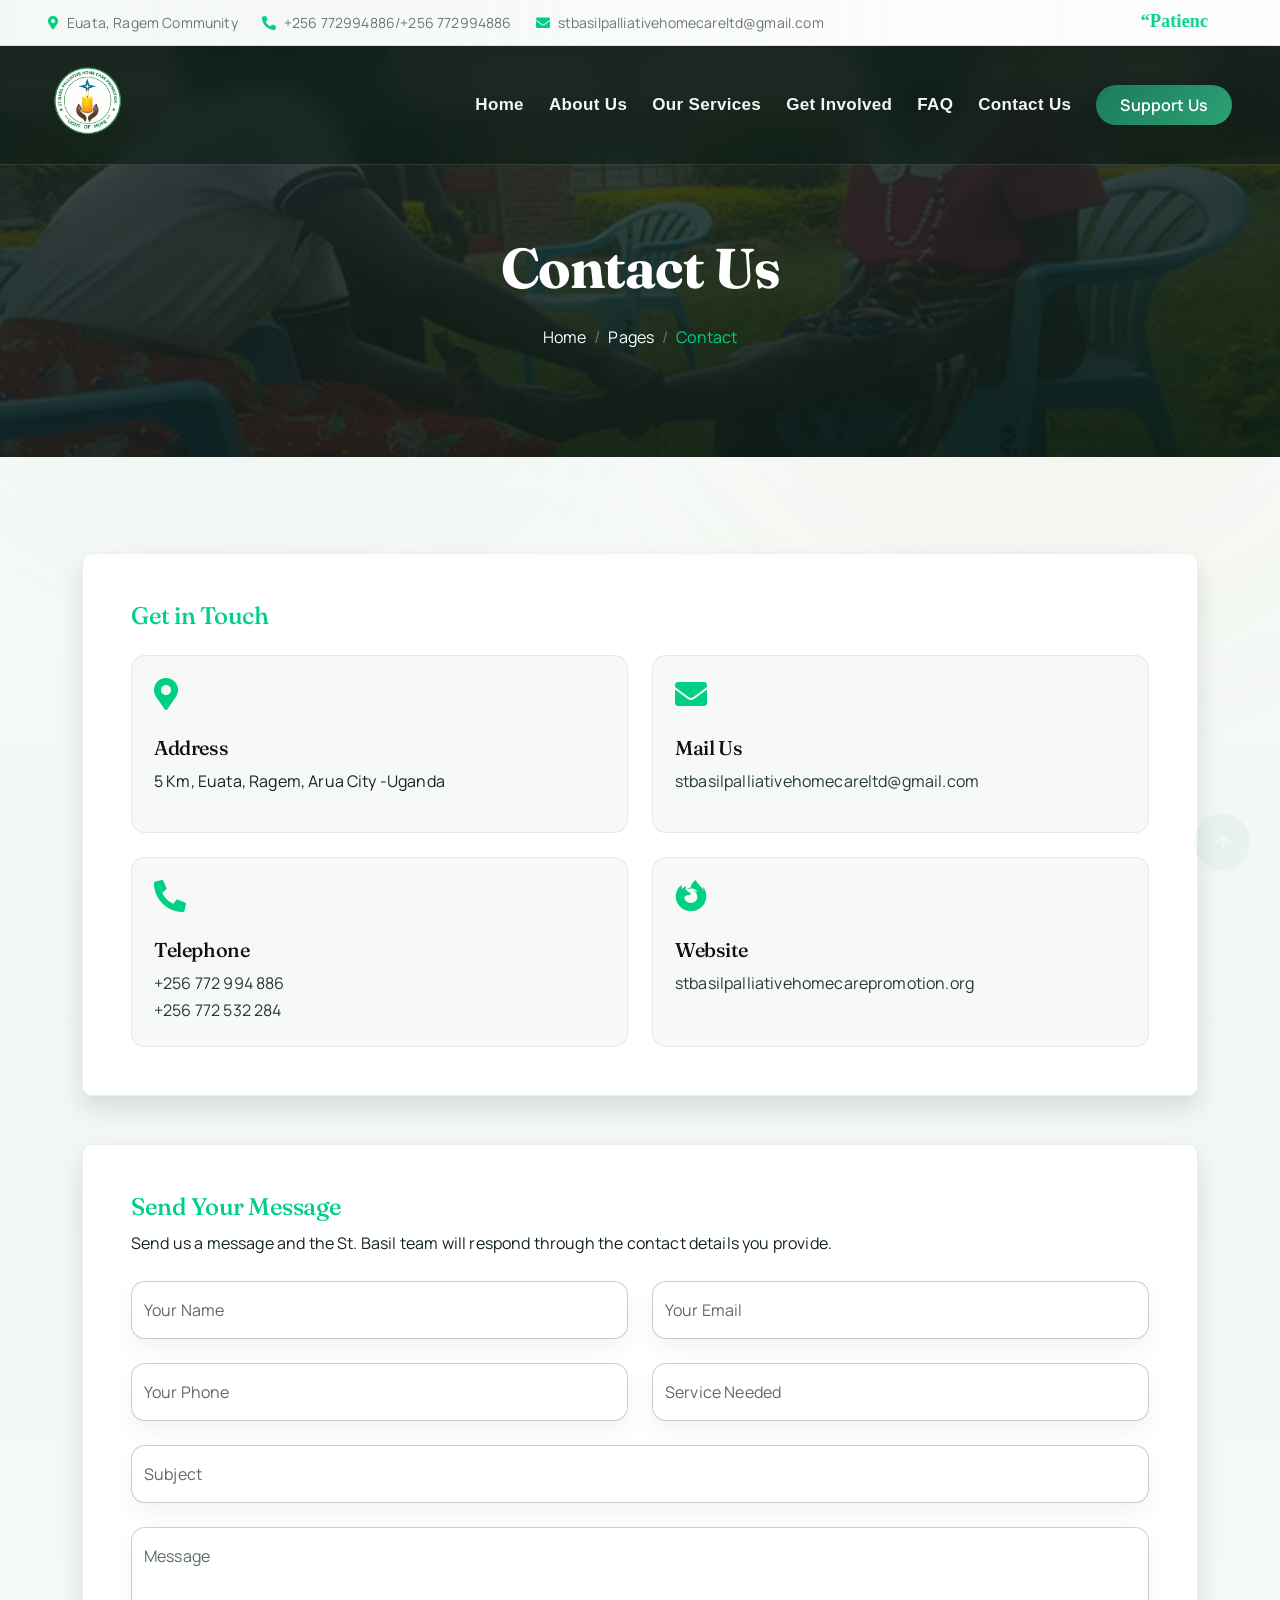
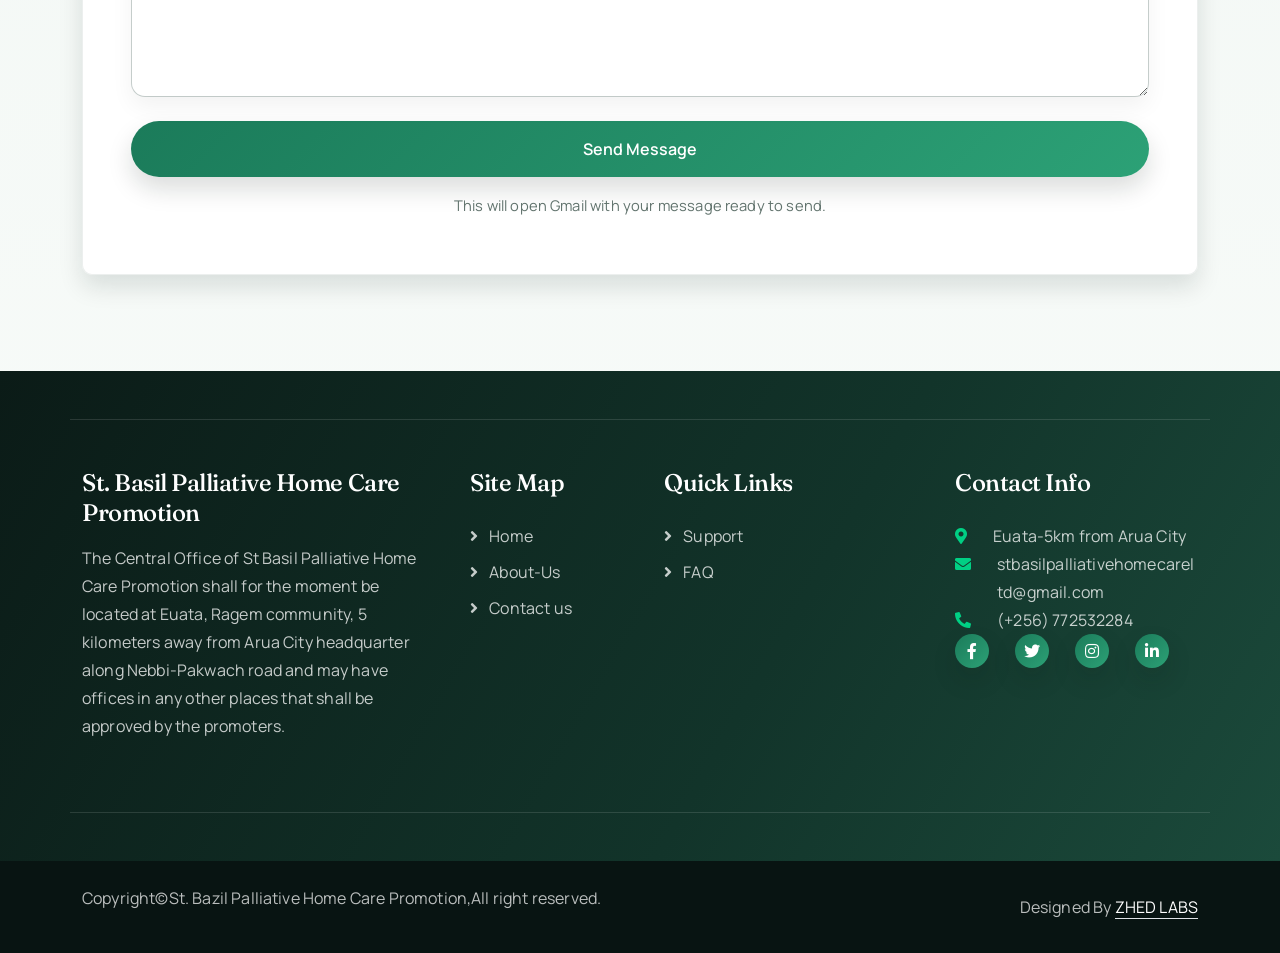
<file: public_html/contact.html>
<!DOCTYPE html>
<html lang="en">

    <head>
        <meta charset="utf-8">
        <title>Contact St. Basil Palliative Home Care Promotion</title>
        <meta content="width=device-width, initial-scale=1.0" name="viewport">
        <meta name="keywords" content="St. Basil Palliative Home Care Promotion, St Basil, palliative care Uganda, palliative home care Arua, home care Uganda, counselling, spiritual support, vulnerable families, Euata, Ragem Community, Arua City">
        <meta name="description" content="Contact St. Basil Palliative Home Care Promotion in Euata, Ragem Community near Arua City for palliative home care, support, referrals, and enquiries.">
    <link rel="canonical" href="https://stbasilpalliativehomecare.site/contact.html">
    <meta property="og:site_name" content="St. Basil Palliative Home Care Promotion">
    <meta property="og:title" content="Contact St. Basil Palliative Home Care Promotion">
    <meta property="og:description" content="Contact St. Basil Palliative Home Care Promotion in Euata, Ragem Community near Arua City for palliative home care, support, referrals, and enquiries.">
    <meta property="og:url" content="https://stbasilpalliativehomecare.site/contact.html">
    <meta property="og:type" content="website">
    <meta property="og:image" content="https://stbasilpalliativehomecare.site/img/official-logo.png">
    <meta name="twitter:card" content="summary_large_image">
    <meta name="twitter:title" content="Contact St. Basil Palliative Home Care Promotion">
    <meta name="twitter:description" content="Contact St. Basil Palliative Home Care Promotion in Euata, Ragem Community near Arua City for palliative home care, support, referrals, and enquiries.">
    <meta name="twitter:image" content="https://stbasilpalliativehomecare.site/img/official-logo.png">
    <link href="img/official-logo.png" rel="icon">
          <!-- Favicon -->
<!-- Google Web Fonts -->
        <link rel="preconnect" href="https://fonts.googleapis.com">
        <link rel="preconnect" href="https://fonts.gstatic.com" crossorigin>
        <link href="https://fonts.googleapis.com/css2?family=Fraunces:opsz,wght@9..144,400..900&family=Manrope:wght@300..800&display=swap" rel="stylesheet"> 

        <!-- Icon Font Stylesheet -->
        <link rel="stylesheet" href="https://use.fontawesome.com/releases/v5.15.4/css/all.css"/>
        <link href="https://cdn.jsdelivr.net/npm/bootstrap-icons@1.4.1/font/bootstrap-icons.css" rel="stylesheet">

        <!-- Libraries Stylesheet -->
        <link rel="stylesheet" href="lib/animate/animate.min.css"/>
        <link href="lib/lightbox/css/lightbox.min.css" rel="stylesheet">
        <link href="lib/owlcarousel/assets/owl.carousel.min.css" rel="stylesheet">


        <!-- Customized Bootstrap Stylesheet -->
        <link href="css/bootstrap.min.css" rel="stylesheet">

        <!-- Template Stylesheet -->
        <link href="css/style.css?v=20260610-nav2" rel="stylesheet">
    
    <script type="application/ld+json">
{
    "@context":  "https://schema.org",
    "@graph":  [
                   {
                       "@type":  "NGO",
                       "@id":  "https://stbasilpalliativehomecare.site/#organization",
                       "name":  "St. Basil Palliative Home Care Promotion",
                       "alternateName":  [
                                             "St Basil Palliative Home Care",
                                             "St. Basil Palliative Home Care"
                                         ],
                       "url":  "https://stbasilpalliativehomecare.site/",
                       "logo":  "https://stbasilpalliativehomecare.site/img/official-logo.png",
                       "image":  "https://stbasilpalliativehomecare.site/img/official-logo.png",
                       "email":  "stbasilpalliativehomecareltd@gmail.com",
                       "telephone":  "+256772532284",
                       "address":  {
                                       "@type":  "PostalAddress",
                                       "streetAddress":  "Euata, Ragem Community",
                                       "addressLocality":  "Arua",
                                       "addressCountry":  "UG"
                                   },
                       "areaServed":  {
                                          "@type":  "Country",
                                          "name":  "Uganda"
                                      },
                       "nonprofitStatus":  "NonprofitType",
                       "description":  "St. Basil Palliative Home Care Promotion provides compassionate palliative home care, counselling, spiritual support, education, and family assistance in Arua, Uganda."
                   },
                   {
                       "@type":  "WebSite",
                       "@id":  "https://stbasilpalliativehomecare.site/#website",
                       "url":  "https://stbasilpalliativehomecare.site/",
                       "name":  "St. Basil Palliative Home Care Promotion",
                       "publisher":  {
                                         "@id":  "https://stbasilpalliativehomecare.site/#organization"
                                     },
                       "inLanguage":  "en"
                   },
                   {
                       "@type":  "WebPage",
                       "@id":  "https://stbasilpalliativehomecare.site/contact.html#webpage",
                       "url":  "https://stbasilpalliativehomecare.site/contact.html",
                       "name":  "Contact St. Basil Palliative Home Care Promotion",
                       "description":  "Contact St. Basil Palliative Home Care Promotion in Euata, Ragem Community near Arua City for palliative home care, support, referrals, and enquiries.",
                       "isPartOf":  {
                                        "@id":  "https://stbasilpalliativehomecare.site/#website"
                                    },
                       "about":  {
                                     "@id":  "https://stbasilpalliativehomecare.site/#organization"
                                 },
                       "inLanguage":  "en"
                   },
                   {
                       "@type":  "BreadcrumbList",
                       "@id":  "https://stbasilpalliativehomecare.site/contact.html#breadcrumb",
                       "itemListElement":  [
                                               {
                                                   "@type":  "ListItem",
                                                   "position":  1,
                                                   "name":  "Home",
                                                   "item":  "https://stbasilpalliativehomecare.site/"
                                               },
                                               {
                                                   "@type":  "ListItem",
                                                   "position":  2,
                                                   "name":  "Contact Us",
                                                   "item":  "https://stbasilpalliativehomecare.site/contact.html"
                                               }
                                           ]
                   }
               ]
}
    </script>
</head>

    <body>

        <!-- Spinner Start 
        <div id="spinner" class="show bg-white position-fixed translate-middle w-100 vh-100 top-50 start-50 d-flex align-items-center justify-content-center">
            <div class="spinner-border text-primary" style="width: 3rem; height: 3rem;" role="status">
                <span class="sr-only">Loading...</span>
            </div>
        </div>
         -->

        <!-- Topbar Start -->
        <div class="container-fluid topbar bg-light px-5 d-none d-lg-block">
            <div class="row gx-0 align-items-center">
                <div class="col-lg-8 text-center text-lg-start mb-2 mb-lg-0">
                    <div class="d-flex flex-wrap">
                        <a href="#" class="text-muted small me-4"><i class="fas fa-map-marker-alt text-primary me-2"></i>Euata, Ragem Community</a>
                        <a href="tel:+256 772994886" class="text-muted small me-4"><i class="fas fa-phone-alt text-primary me-2"></i>+256 772994886/+256 772994886</a>
                        <a href="mailto:stbasilpalliativehomecareltd@gmail.com" class="text-muted small me-0"><i class="fas fa-envelope text-primary me-2"></i>stbasilpalliativehomecareltd@gmail.com</a>
                    </div>
                </div>
                <div class="col-lg-4 text-center text-lg-end">
                    <div class="d-inline-flex align-items-center" style="height: 45px;">
                        <a href="#"><small class="me-3 text-dark"><i class="fa fa-thumb-up text-primary me-2"><marquee behavior="scroll" direction="left" scrollamount="04" ><font size="4px">“Patience and Perseverance Pays.”</font></marquee></i></small></a>
                        
                    </div>
                </div>
            </div>
        </div>
        <!-- Topbar End -->

      
       <!-- Navbar & Hero Start -->
        <div class="container-fluid position-relative p-0">
            <nav class="navbar navbar-expand-lg navbar-light px-4 px-lg-5 py-3 py-lg-0">
                <a href="index.html" class="navbar-brand p-0">
                    <!--<h1 class="text-primary"><i class="fas fa-search-dollar me-3"></i>Sbphcp</h1>-->
                    <img src="img/official-logo.png" alt="St. Basil Palliative Home Care Promotion logo"> 
                </a>
                <button class="navbar-toggler" type="button" data-bs-toggle="collapse" data-bs-target="#navbarCollapse">
                    <span class="fa fa-bars"></span>
                </button>
                <div class="collapse navbar-collapse" id="navbarCollapse">
                    <div class="navbar-nav ms-auto py-0">
                        <a href="index.html" class="nav-item nav-link">Home</a>
                        <a href="About-Us.html" class="nav-item nav-link">About Us</a>
                        <a href="Services.html" class="nav-item nav-link">Our Services</a>
                        <a href="Get-Involved.html" class="nav-item nav-link">Get Involved</a>
                        <a href="Faq.html" class="nav-item nav-link">FAQ</a>
                        <a href="contact.html" class="nav-item nav-link">Contact Us</a>
                    </div>
                    <a href="Donate.html" class="btn btn-primary rounded-pill py-2 px-4 my-3 my-lg-0 flex-shrink-0">Support Us</a>
                </div>
            </nav>

            <!-- Header Start -->
            <div class="container-fluid bg-breadcrumb">
                <div class="container text-center py-5" style="max-width: 900px;">
                    <h1 class="text-white display-4 mb-4 wow fadeInDown" data-wow-delay="0.1s">Contact Us</h1>
                    <ol class="breadcrumb d-flex justify-content-center mb-0 wow fadeInDown" data-wow-delay="0.3s">
                        <li class="breadcrumb-item"><a href="index.html">Home</a></li>
                        <li class="breadcrumb-item"><a href="#">Pages</a></li>
                        <li class="breadcrumb-item active text-primary">Contact</li>
                    </ol>    
                </div>
            </div>
            <!-- Header End -->
        </div>
        <!-- Navbar & Hero End -->

        <!-- Contact Start -->
        <div class="container-fluid contact py-5">
            <div class="container py-5">
                <div class="row g-5">
                    <div class="col-xl-6">
                        <div class="wow fadeInUp" data-wow-delay="0.2s">
                            <div class="bg-light rounded p-5 mb-5">
                                <h4 class="text-primary mb-4">Get in Touch</h4>
                                <div class="row g-4">
                                    <div class="col-md-6">
                                        <div class="contact-add-item">
                                            <div class="contact-icon text-primary mb-4">
                                                <i class="fas fa-map-marker-alt fa-2x"></i>
                                            </div>
                                            <div>
                                                <h4>Address</h4>
                                                <p class="mb-0">5 Km, Euata, Ragem, Arua City -Uganda</p>
                                            </div>
                                        </div>
                                    </div>
                                    <div class="col-md-6">
                                        <div class="contact-add-item">
                                            <div class="contact-icon text-primary mb-4">
                                                <i class="fas fa-envelope fa-2x"></i>
                                            </div>
                                            <div>
                                                <h4>Mail Us</h4>
                                                <p class="mb-0"><a href="mailto:stbasilpalliativehomecareltd@gmail.com">stbasilpalliativehomecareltd@gmail.com</a></p>
                                            </div>
                                        </div>
                                    </div>
                                    <div class="col-md-6">
                                        <div class="contact-add-item">
                                            <div class="contact-icon text-primary mb-4">
                                                <i class="fa fa-phone-alt fa-2x"></i>
                                            </div>
                                            <div>
                                                <h4>Telephone</h4>
                                                <p class="mb-0"><a href="tel:+256772994886">+256 772 994 886</a><br><a href="tel:+256772532284">+256 772 532 284</a></p>
                                            </div>
                                        </div>
                                    </div>
                                    <div class="col-md-6">
                                        <div class="contact-add-item">
                                            <div class="contact-icon text-primary mb-4">
                                                <i class="fab fa-firefox-browser fa-2x"></i>
                                            </div>
                                            <div>
                                                <h4>Website</h4>
                                                <p class="mb-0"><a href="index.html">stbasilpalliativehomecarepromotion.org</a></p>
                                            </div>
                                        </div>
                                    </div>
                                </div>
                            </div>
                            <div class="bg-light p-5 rounded h-100 wow fadeInUp" data-wow-delay="0.2s">
                                <h4 class="text-primary">Send Your Message</h4>
                                <p class="mb-4">Send us a message and the St. Basil team will respond through the contact details you provide.</p>
                                <form id="contactForm">
                                    <div class="row g-4">
                                        <div class="col-lg-12 col-xl-6">
                                            <div class="form-floating">
                                                <input type="text" class="form-control" id="name" name="name" placeholder="Your Name" required>
                                                <label for="name">Your Name</label>
                                            </div>
                                        </div>
                                        <div class="col-lg-12 col-xl-6">
                                            <div class="form-floating">
                                                <input type="email" class="form-control" id="email" name="email" placeholder="Your Email" required>
                                                <label for="email">Your Email</label>
                                            </div>
                                        </div>
                                        <div class="col-lg-12 col-xl-6">
                                            <div class="form-floating">
                                                <input type="tel" class="form-control" id="phone" name="phone" placeholder="Phone">
                                                <label for="phone">Your Phone</label>
                                            </div>
                                        </div>
                                        <div class="col-lg-12 col-xl-6">
                                            <div class="form-floating">
                                                <input type="text" class="form-control" id="service" name="service" placeholder="Service Needed">
                                                <label for="service">Service Needed</label>
                                            </div>
                                        </div>
                                        <div class="col-12">
                                            <div class="form-floating">
                                                <input type="text" class="form-control" id="subject" name="subject" placeholder="Subject" required>
                                                <label for="subject">Subject</label>
                                            </div>
                                        </div>
                                        <div class="col-12">
                                            <div class="form-floating">
                                                <textarea class="form-control" placeholder="Leave a message here" id="message" name="message" style="height: 160px" required></textarea>
                                                <label for="message">Message</label>
                                            </div>

                                        </div>
                                        <div class="col-12">
                                            <button class="btn btn-primary w-100 py-3" type="submit">Send Message</button>
                                            <p class="contact-form-note mb-0 mt-3">This will open Gmail with your message ready to send.</p>
                                            <p id="contactFormStatus" class="contact-form-status mb-0 mt-2" aria-live="polite"></p>
                                            <a id="contactMailFallback" class="contact-mail-fallback d-none" href="mailto:stbasilpalliativehomecareltd@gmail.com">Open email app instead</a>
                                        </div>
                                    </div>
                                </form>
                            </div>
                        </div>
                    </div>
                    <div class="col-xl-6 wow fadeInRight" data-wow-delay="0.2s">
                        <div class="rounded h-100">
                            
                           <!-- <iframe class="rounded h-100 w-100" 
                            style="height: 400px;" src="https://www.google.com/maps/embed?pb=!1m18!1m12!1m3!1d387191.33750346623!2d-73.97968099999999!3d40.6974881!2m3!1f0!2f0!3f0!3m2!1i1024!2i768!4f13.1!3m3!1m2!1s0x89c24fa5d33f083b%3A0xc80b8f06e177fe62!2sNew%20York%2C%20NY%2C%20USA!5e0!3m2!1sen!2sbd!4v1694259649153!5m2!1sen!2sbd" 
                            loading="lazy" referrerpolicy="no-referrer-when-downgrade"></iframe>-->
                        </div>
                    </div>
                </div>
            </div>
        </div>
        <!-- Contact End -->

               <!-- Footer Start -->
        <div class="container-fluid footer py-5 wow fadeIn" data-wow-delay="0.2s">
            <div class="container py-5 border-start-0 border-end-0" style="border: 1px solid; border-color: rgb(255, 255, 255, 0.08);">
                <div class="row g-5">
                    <div class="col-md-6 col-lg-6 col-xl-4">
                        <div class="footer-item">
                            <a href="index.html" class="p-0">
                            <h4 class="text-white"></i>St. Basil Palliative Home Care Promotion</h4>
                           
                            </a>
                            <p class="mb-4">The Central Office of St Basil Palliative Home Care Promotion shall for the moment be located at Euata, Ragem community, 5 kilometers away from Arua City headquarter along Nebbi-Pakwach road and may have offices in any other places that shall be approved by the promoters. </p>
                            <!--<div class="d-flex">
                                <a href="#" class="bg-primary d-flex rounded align-items-center py-2 px-3 me-2">
                                    <i class="fas fa-apple-alt text-white"></i>
                                    <div class="ms-3">
                                        <small class="text-white">Download on the</small>
                                        <h6 class="text-white">App Store</h6>
                                    </div>
                                </a>
                                <a href="#" class="bg-dark d-flex rounded align-items-center py-2 px-3 ms-2">
                                    <i class="fas fa-play text-primary"></i>
                                    <div class="ms-3">
                                        <small class="text-white">Get it on</small>
                                        <h6 class="text-white">Google Play</h6>
                                    </div>
                                </a>
                            </div>-->
                        </div>
                    </div>
                    <div class="col-md-6 col-lg-6 col-xl-2">
                        <div class="footer-item">
                            <h4 class="text-white mb-4">Site Map</h4>
                            <a href="index.html"><i class="fas fa-angle-right me-2"></i> Home</a>
                            <a href="About-Us.html"><i class="fas fa-angle-right me-2"></i> About-Us</a>
<a href="contact.html"><i class="fas fa-angle-right me-2"></i> Contact us</a>
                        </div>
                    </div>
                    <div class="col-md-6 col-lg-6 col-xl-3">
                        <div class="footer-item">
                            <h4 class="text-white mb-4">Quick Links</h4>
<a href="Donate.html"><i class="fas fa-angle-right me-2"></i> Support</a>
                            <a href="Faq.html"><i class="fas fa-angle-right me-2"></i> FAQ</a>
</div>
                    </div>
                    <div class="col-md-6 col-lg-6 col-xl-3">
                        <div class="footer-item">
                            <h4 class="text-white mb-4">Contact Info</h4>
                            <div class="d-flex align-items-center">
                                <i class="fas fa-map-marker-alt text-primary me-3"></i>
                                <p class="text-white mb-0">Euata-5km from Arua City</p>
                            </div>
                            <div class="d-flex align-items-center">
                                <i class="fas fa-envelope text-primary me-3"></i>
                                <p class="text-white mb-0">stbasilpalliativehomecareltd@gmail.com</p>
                            </div>
                            <div class="d-flex align-items-center">
                                <i class="fa fa-phone-alt text-primary me-3"></i>
                                <p class="text-white mb-0">(+256) 772532284</p>
                            </div>
                           
                            <div class="d-flex">
                                <a class="btn btn-primary btn-sm-square rounded-circle me-3" href="#"><i class="fab fa-facebook-f text-white"></i></a>
                                <a class="btn btn-primary btn-sm-square rounded-circle me-3" href="#"><i class="fab fa-twitter text-white"></i></a>
                                <a class="btn btn-primary btn-sm-square rounded-circle me-3" href="#"><i class="fab fa-instagram text-white"></i></a>
                                <a class="btn btn-primary btn-sm-square rounded-circle me-0" href="#"><i class="fab fa-linkedin-in text-white"></i></a>
                            </div>
                        </div>
                    </div>
                </div>
            </div>
        </div>
        <!-- Footer End -->
        
        <!-- Copyright Start -->
        <div class="container-fluid copyright py-4">
            <div class="container">
                <div class="row g-4 align-items-center">
                    <div class="col-md-6 text-center text-md-start mb-md-0">
                         <p>Copyright&copy;St. Bazil Palliative Home Care Promotion</a>,All right reserved.</p>
                    </div>
                    <div class="col-md-6 text-center text-md-end text-body">
                        <!--/*** This template is free as long as you keep the below author’s credit link/attribution link/backlink. ***/-->
                        <!--/*** If you'd like to use the template without the below author’s credit link/attribution link/backlink, ***/-->
                        <!--/*** you can purchase the Credit Removal License from "https://htmlcodex.com/credit-removal". ***/-->
                        Designed By <a class="border-bottom text-white" href="#" target="_blank">ZHED LABS</a> 
                    </div>
                </div>
            </div>
        </div>
        <!-- Copyright End -->


        <!-- Back to Top -->
        <a href="#" class="btn btn-primary btn-lg-square rounded-circle back-to-top"><i class="fa fa-arrow-up"></i></a>   

        
        <!-- JavaScript Libraries -->
        <script src="https://ajax.googleapis.com/ajax/libs/jquery/3.6.4/jquery.min.js"></script>
        <script src="https://cdn.jsdelivr.net/npm/bootstrap@5.0.0/dist/js/bootstrap.bundle.min.js"></script>
        <script src="lib/wow/wow.min.js"></script>
        <script src="lib/easing/easing.min.js"></script>
        <script src="lib/waypoints/waypoints.min.js"></script>
        <script src="lib/counterup/counterup.min.js"></script>
        <script src="lib/lightbox/js/lightbox.min.js"></script>
        <script src="lib/owlcarousel/owl.carousel.min.js"></script>
        

        <!-- Template Javascript -->
        <script src="js/main.js"></script>
    </body>

</html>
</file>
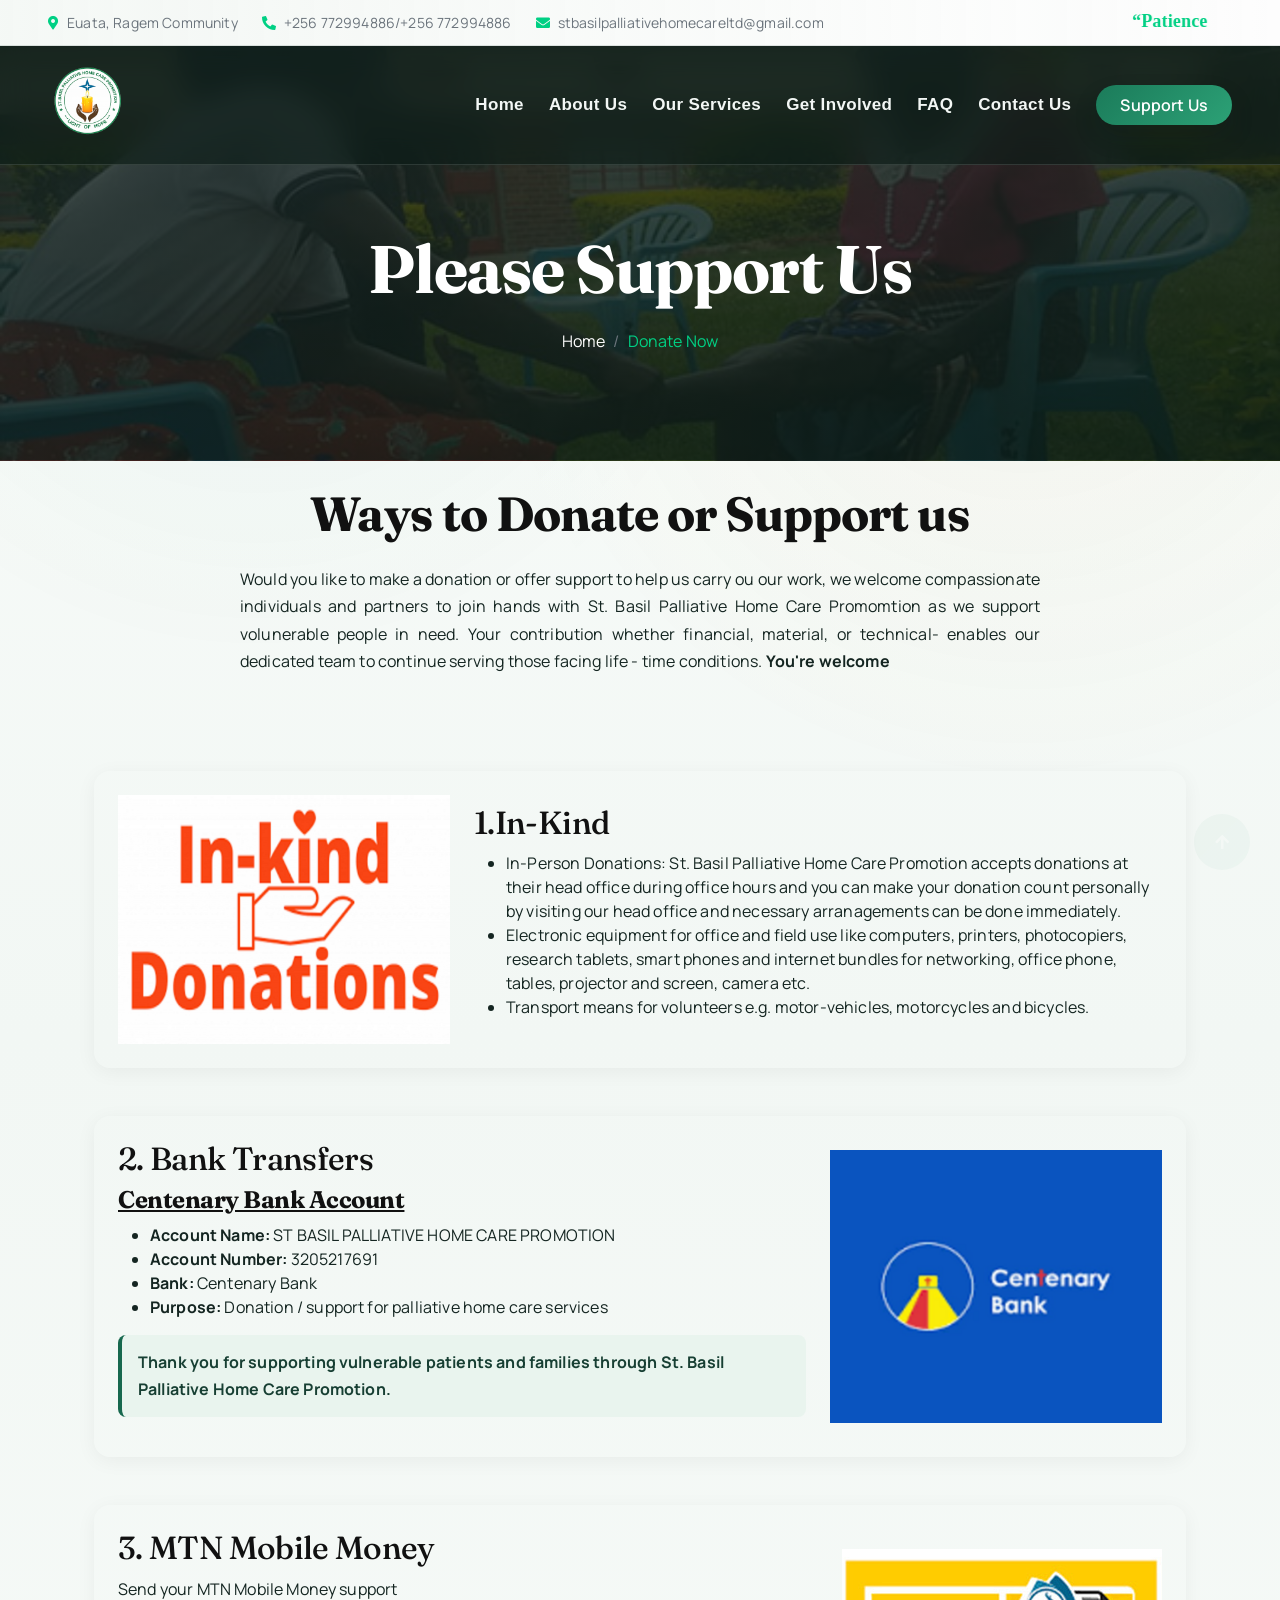
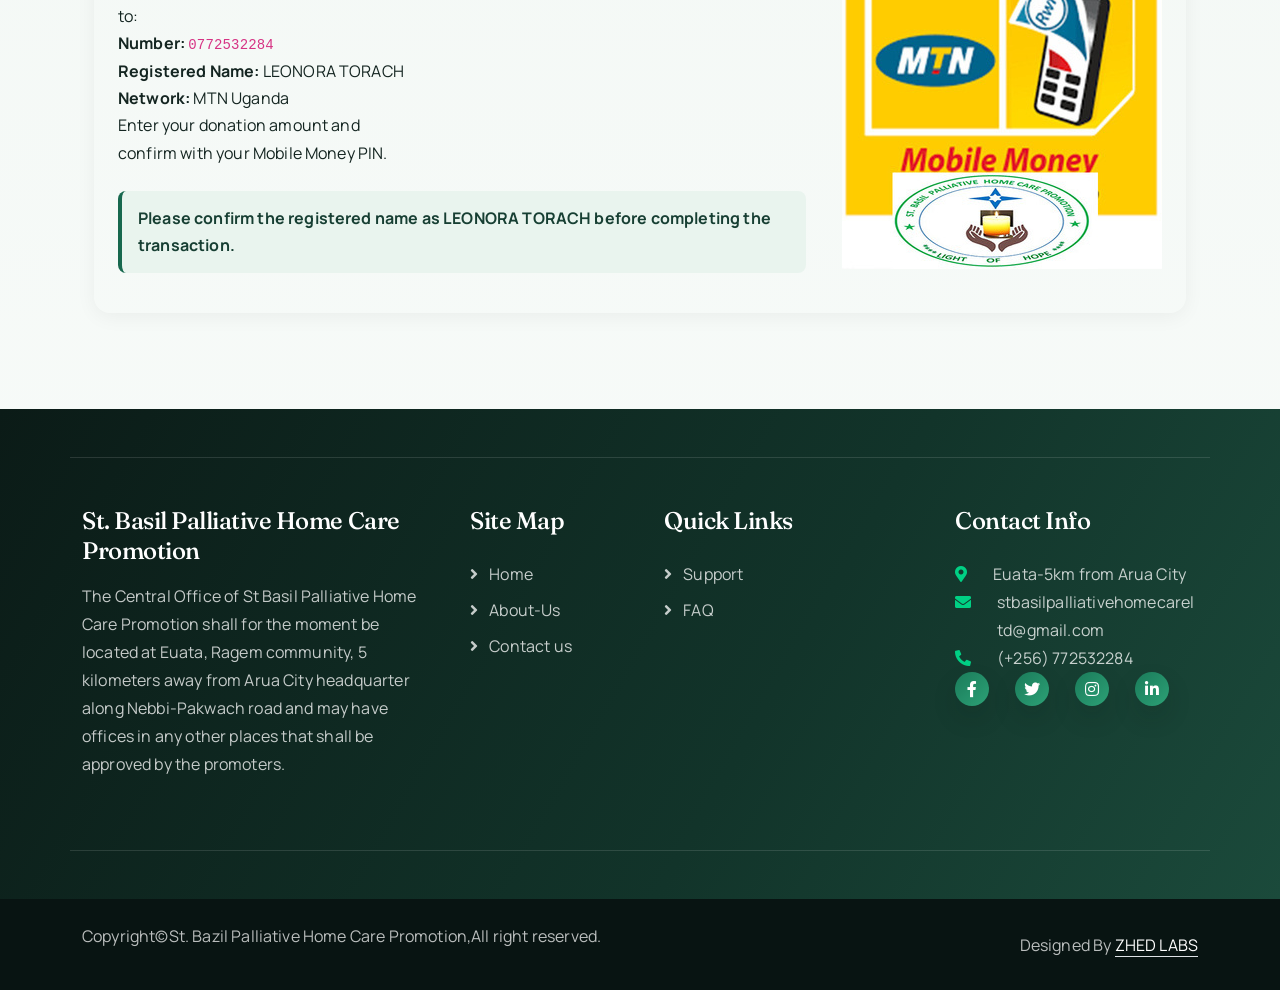
<file: public_html/Donate.html>
<!DOCTYPE html>
<html lang="en">

    <head>
        <meta charset="utf-8">
        <title>Donate to St. Basil Palliative Home Care</title>
        <meta content="width=device-width, initial-scale=1.0" name="viewport">
        <meta name="keywords" content="St. Basil Palliative Home Care Promotion, St Basil, palliative care Uganda, palliative home care Arua, home care Uganda, counselling, spiritual support, vulnerable families, Euata, Ragem Community, Arua City">
        <meta name="description" content="Donate to St. Basil Palliative Home Care Promotion through Centenary Bank or MTN Mobile Money to help bring care, comfort, and dignity closer to families.">
    <link rel="canonical" href="https://stbasilpalliativehomecare.site/Donate.html">
    <meta property="og:site_name" content="St. Basil Palliative Home Care Promotion">
    <meta property="og:title" content="Donate to St. Basil Palliative Home Care">
    <meta property="og:description" content="Donate to St. Basil Palliative Home Care Promotion through Centenary Bank or MTN Mobile Money to help bring care, comfort, and dignity closer to families.">
    <meta property="og:url" content="https://stbasilpalliativehomecare.site/Donate.html">
    <meta property="og:type" content="website">
    <meta property="og:image" content="https://stbasilpalliativehomecare.site/img/official-logo.png">
    <meta name="twitter:card" content="summary_large_image">
    <meta name="twitter:title" content="Donate to St. Basil Palliative Home Care">
    <meta name="twitter:description" content="Donate to St. Basil Palliative Home Care Promotion through Centenary Bank or MTN Mobile Money to help bring care, comfort, and dignity closer to families.">
    <meta name="twitter:image" content="https://stbasilpalliativehomecare.site/img/official-logo.png">
    <link href="img/official-logo.png" rel="icon">
          <!-- Favicon -->
<!-- Google Web Fonts -->
        <link rel="preconnect" href="https://fonts.googleapis.com">
        <link rel="preconnect" href="https://fonts.gstatic.com" crossorigin>
        <link href="https://fonts.googleapis.com/css2?family=Fraunces:opsz,wght@9..144,400..900&family=Manrope:wght@300..800&display=swap" rel="stylesheet"> 

        <!-- Icon Font Stylesheet -->
        <link rel="stylesheet" href="https://use.fontawesome.com/releases/v5.15.4/css/all.css"/>
        <link href="https://cdn.jsdelivr.net/npm/bootstrap-icons@1.4.1/font/bootstrap-icons.css" rel="stylesheet">

        <!-- Libraries Stylesheet -->
        <link rel="stylesheet" href="lib/animate/animate.min.css"/>
        <link href="lib/lightbox/css/lightbox.min.css" rel="stylesheet">
        <link href="lib/owlcarousel/assets/owl.carousel.min.css" rel="stylesheet">


        <!-- Customized Bootstrap Stylesheet -->
        <link href="css/bootstrap.min.css" rel="stylesheet">

        <!-- Template Stylesheet -->
        <link href="css/style.css?v=20260610-nav2" rel="stylesheet">
        
        <style>
         <style>

            /*--------------------------------------------------------------
# Menu Section
--------------------------------------------------------------*/
.menu .menu-filters ul {
  display: flex;
  justify-content: center;
  flex-wrap: wrap;
  gap: 10px;
  list-style: none;
  margin: 0;
  padding: 0;
  background-color: var(--surface-color);
  border-radius: 50px;
  padding: 8px;
  box-shadow: 0 4px 20px rgba(0, 0, 0, 0.08);
}

.menu .menu-filters ul li {
  padding: 12px 24px;
  font-size: 0.95rem;
  font-weight: 600;
  cursor: pointer;
  border-radius: 40px;
  background-color: transparent;
  color: var(--default-color);
  transition: all 0.3s ease;
  position: relative;
}

.menu .menu-filters ul li:hover {
  color: var(--accent-color);
  transform: translateY(-2px);
}

.menu .menu-filters ul li.filter-active {
  background-color: var(--accent-color);
  color: var(--contrast-color);
  box-shadow: 0 4px 15px color-mix(in srgb, var(--accent-color), transparent 60%);
}

@media (max-width: 768px) {
  .menu .menu-filters ul {
    background-color: transparent;
    box-shadow: none;
  }

  .menu .menu-filters ul li {
    padding: 8px 16px;
    font-size: 0.85rem;
    background-color: var(--surface-color);
    box-shadow: 0 2px 8px rgba(0, 0, 0, 0.05);
  }
}

.menu .menu-grid .menu-card {
  background-color: var(--surface-color);
  border-radius: 20px;
  overflow: hidden;
  box-shadow: 0 8px 30px rgba(0, 0, 0, 0.06);
  transition: all 0.4s ease;
  height: 100%;
  position: relative;
}

.menu .menu-grid .menu-card:hover {
  transform: translateY(-8px);
  box-shadow: 0 15px 40px rgba(0, 0, 0, 0.12);
}

.menu .menu-grid .menu-card.featured {
  border: 2px solid var(--accent-color);
}

.menu .menu-grid .menu-card.featured:before {
  content: "Featured";
  position: absolute;
  top: 15px;
  right: -30px;
  background-color: var(--accent-color);
  color: var(--contrast-color);
  padding: 5px 40px;
  font-size: 0.75rem;
  font-weight: 600;
  transform: rotate(45deg);
  z-index: 5;
}

.menu .menu-grid .menu-card .menu-card-image {
  position: relative;
  overflow: hidden;
  height: 250px;
}

.menu .menu-grid .menu-card .menu-card-image img {
  width: 100%;
  height: 100%;
  object-fit: cover;
  transition: transform 0.5s ease;
}

.menu .menu-grid .menu-card .menu-card-image:hover img {
  transform: scale(1.1);
}

.menu .menu-grid .menu-card .menu-card-image .dietary-badges {
  position: absolute;
  top: 12px;
  left: 12px;
  display: flex;
  flex-direction: column;
  gap: 6px;
}

.menu .menu-grid .menu-card .menu-card-image .dietary-badges span {
  font-size: 0.7rem;
  font-weight: 700;
  padding: 4px 8px;
  border-radius: 12px;
  text-transform: uppercase;
  letter-spacing: 0.5px;
  backdrop-filter: blur(10px);
  box-shadow: 0 2px 8px rgba(0, 0, 0, 0.1);
}

.menu .menu-grid .menu-card .menu-card-image .dietary-badges .badge-vegetarian {
  background-color: color-mix(in srgb, green, transparent 20%);
  color: var(--contrast-color);
}

.menu .menu-grid .menu-card .menu-card-image .dietary-badges .badge-vegan {
  background-color: color-mix(in srgb, #228B22, transparent 20%);
  color: var(--contrast-color);
}

.menu .menu-grid .menu-card .menu-card-image .dietary-badges .badge-gluten-free {
  background-color: color-mix(in srgb, #FFA500, transparent 20%);
  color: var(--contrast-color);
}

.menu .menu-grid .menu-card .menu-card-image .dietary-badges .badge-seafood {
  background-color: color-mix(in srgb, #4682B4, transparent 20%);
  color: var(--contrast-color);
}

.menu .menu-grid .menu-card .menu-card-image .dietary-badges .badge-chef {
  background-color: color-mix(in srgb, #FFD700, transparent 20%);
  color: var(--default-color);
}

.menu .menu-grid .menu-card .menu-card-image .dietary-badges .badge-signature {
  background-color: color-mix(in srgb, #8B008B, transparent 20%);
  color: var(--contrast-color);
}

.menu .menu-grid .menu-card .menu-card-image .dietary-badges .badge-alcoholic {
  background-color: color-mix(in srgb, #DC143C, transparent 20%);
  color: var(--contrast-color);
}

.menu .menu-grid .menu-card .menu-card-image .dietary-badges .badge-fresh {
  background-color: color-mix(in srgb, #32CD32, transparent 20%);
  color: var(--contrast-color);
}

.menu .menu-grid .menu-card .menu-card-image .price-overlay {
  position: absolute;
  bottom: 12px;
  right: 12px;
  background-color: var(--accent-color);
  color: var(--contrast-color);
  padding: 8px 16px;
  border-radius: 25px;
  font-weight: 700;
  font-size: 1.1rem;
  box-shadow: 0 4px 12px rgba(0, 0, 0, 0.15);
}

.menu .menu-grid .menu-card .menu-card-content {
  padding: 24px;
}

.menu .menu-grid .menu-card .menu-card-content h4 {
  font-size: 1.25rem;
  font-weight: 700;
  margin-bottom: 12px;
  color: var(--heading-color);
}

.menu .menu-grid .menu-card .menu-card-content p {
  color: color-mix(in srgb, var(--default-color), transparent 25%);
  font-size: 0.9rem;
  line-height: 1.6;
  margin-bottom: 16px;
}

.menu .menu-grid .menu-card .menu-card-content .spice-level {
  display: flex;
  gap: 4px;
  align-items: center;
}

.menu .menu-grid .menu-card .menu-card-content .spice-level .spice-dot {
  width: 8px;
  height: 8px;
  border-radius: 50%;
  background-color: color-mix(in srgb, var(--default-color), transparent 80%);
  transition: background-color 0.3s;
}

.menu .menu-grid .menu-card .menu-card-content .spice-level .spice-dot.active {
  background-color: var(--accent-color);
}

.menu .menu-actions {
  margin-top: 3rem;
  padding: 24px;
  background-color: var(--surface-color);
  border-radius: 16px;
  box-shadow: 0 4px 20px rgba(0, 0, 0, 0.05);
}

.menu .menu-actions .seasonal-notice {
  display: flex;
  align-items: center;
  gap: 12px;
  color: color-mix(in srgb, var(--default-color), transparent 20%);
  font-size: 0.9rem;
}

.menu .menu-actions .seasonal-notice i {
  color: var(--accent-color);
  font-size: 1.1rem;
}

.menu .menu-actions .menu-download-btn {
  display: inline-flex;
  align-items: center;
  gap: 8px;
  padding: 12px 24px;
  background-color: var(--red-color);
  color: var(--black-color);
  text-decoration: none;
  border-radius: 30px;
  font-weight: 600;
  transition: all 0.3s ease;
  box-shadow: 0 4px 15px color-mix(in srgb, var(--accent-color), transparent 60%);
}

.menu .menu-actions .menu-download-btn:hover {
  background-color: color-mix(in srgb, var(--accent-color), transparent 15%);
  transform: translateY(-2px);
  box-shadow: 0 6px 20px color-mix(in srgb, var(--accent-color), transparent 40%);
}

.menu .menu-actions .menu-download-btn i {
  font-size: 1.1rem;
}

@media (max-width: 768px) {
  .menu .menu-actions {
    text-align: center;
  }

  .menu .menu-actions .row>div {
    margin-bottom: 1rem;
  }
}

.menu .chef-recommendations {
  margin-top: 4rem;
}

.menu .chef-recommendations .section-header {
  text-align: center;
  margin-bottom: 2.5rem;
}

.menu .chef-recommendations .section-header h3 {
  font-size: 2rem;
  font-weight: 700;
  margin-bottom: 12px;
  display: flex;
  align-items: center;
  justify-content: center;
  gap: 12px;
}

.menu .chef-recommendations .section-header h3 i {
  color: var(--accent-color);
}

.menu .chef-recommendations .section-header p {
  color: color-mix(in srgb, var(--default-color), transparent 30%);
  font-size: 1.1rem;
}

.menu .chef-recommendations .recommendation-card {
  background-color: var(--surface-color);
  border-radius: 20px;
  overflow: hidden;
  box-shadow: 0 10px 35px rgba(0, 0, 0, 0.08);
  transition: all 0.4s ease;
  height: 100%;
}

.menu .chef-recommendations .recommendation-card:hover {
  transform: translateY(-5px);
  box-shadow: 0 15px 45px rgba(0, 0, 0, 0.15);
}

.menu .chef-recommendations .recommendation-card .recommendation-image {
  position: relative;
  height: 280px;
  overflow: hidden;
}

.menu .chef-recommendations .recommendation-card .recommendation-image img {
  width: 100%;
  height: 100%;
  object-fit: cover;
  transition: transform 0.5s ease;
}

.menu .chef-recommendations .recommendation-card .recommendation-image:hover img {
  transform: scale(1.08);
}

.menu .chef-recommendations .recommendation-card .recommendation-image .chef-badge {
  position: absolute;
  top: 20px;
  left: 20px;
  background: linear-gradient(135deg, var(--accent-color), color-mix(in srgb, var(--accent-color), #FF6B6B 30%));
  color: var(--contrast-color);
  padding: 8px 16px;
  border-radius: 25px;
  display: flex;
  align-items: center;
  gap: 6px;
  font-weight: 600;
  font-size: 0.85rem;
  box-shadow: 0 4px 15px rgba(0, 0, 0, 0.2);
}

.menu .chef-recommendations .recommendation-card .recommendation-image .chef-badge i {
  font-size: 1rem;
}

.menu .chef-recommendations .recommendation-card .recommendation-content {
  padding: 30px;
}

.menu .chef-recommendations .recommendation-card .recommendation-content .recommendation-header {
  display: flex;
  justify-content: space-between;
  align-items: flex-start;
  margin-bottom: 15px;
}

.menu .chef-recommendations .recommendation-card .recommendation-content .recommendation-header h4 {
  font-size: 1.4rem;
  font-weight: 700;
  color: var(--heading-color);
  flex: 1;
  margin-right: 15px;
}

.menu .chef-recommendations .recommendation-card .recommendation-content .recommendation-header .recommendation-price {
  font-size: 1.3rem;
  font-weight: 700;
  color: var(--accent-color);
  white-space: nowrap;
}

.menu .chef-recommendations .recommendation-card .recommendation-content p {
  color: color-mix(in srgb, var(--default-color), transparent 25%);
  font-size: 0.95rem;
  line-height: 1.7;
  margin-bottom: 20px;
}

.menu .chef-recommendations .recommendation-card .recommendation-content .recommendation-details {
  display: flex;
  justify-content: space-between;
  align-items: center;
}

.menu .chef-recommendations .recommendation-card .recommendation-content .recommendation-details .serving-info {
  display: flex;
  align-items: center;
  gap: 8px;
  color: color-mix(in srgb, var(--default-color), transparent 30%);
  font-size: 0.85rem;
}

.menu .chef-recommendations .recommendation-card .recommendation-content .recommendation-details .serving-info i {
  color: var(--accent-color);
}

.menu .chef-recommendations .recommendation-card .recommendation-content .recommendation-details .dietary-info {
  display: flex;
  gap: 6px;
}

.menu .chef-recommendations .recommendation-card .recommendation-content .recommendation-details .dietary-info .mini-badge {
  font-size: 0.7rem;
  font-weight: 600;
  padding: 3px 8px;
  border-radius: 10px;
  text-transform: uppercase;
}

.menu .chef-recommendations .recommendation-card .recommendation-content .recommendation-details .dietary-info .mini-badge.gluten-free {
  background-color: color-mix(in srgb, #FFA500, transparent 85%);
  color: #FFA500;
}

.menu .chef-recommendations .recommendation-card .recommendation-content .recommendation-details .dietary-info .mini-badge.dairy-free {
  background-color: color-mix(in srgb, #32CD32, transparent 85%);
  color: #32CD32;
}

.menu .chef-recommendations .recommendation-card .recommendation-content .recommendation-details .dietary-info .mini-badge.seafood {
  background-color: color-mix(in srgb, #4682B4, transparent 85%);
  color: #4682B4;
}

.menu .chef-recommendations .recommendation-card .recommendation-content .recommendation-details .dietary-info .mini-badge.premium {
  background-color: color-mix(in srgb, #FFD700, transparent 85%);
  color: #B8860B;
}

@media (max-width: 1200px) {
  .menu .menu-grid .menu-card .menu-card-content {
    padding: 20px;
  }

  .menu .menu-grid .menu-card .menu-card-content h4 {
    font-size: 1.15rem;
  }
}

@media (max-width: 768px) {
  .menu .chef-recommendations .section-header h3 {
    font-size: 1.6rem;
    flex-direction: column;
    gap: 8px;
  }

  .menu .menu-grid .menu-card .menu-card-image {
    height: 220px;
  }

  .menu .chef-recommendations .recommendation-card .recommendation-content {
    padding: 24px;
  }

  .menu .chef-recommendations .recommendation-card .recommendation-content .recommendation-header {
    flex-direction: column;
    align-items: flex-start;
    gap: 8px;
  }

  .menu .chef-recommendations .recommendation-card .recommendation-content .recommendation-header h4 {
    margin-right: 0;
    font-size: 1.25rem;
  }

  .menu .chef-recommendations .recommendation-card .recommendation-content .recommendation-details {
    flex-direction: column;
    align-items: flex-start;
    gap: 12px;
  }
}

@media (max-width: 576px) {
  .menu .menu-grid .menu-card .menu-card-image {
    height: 200px;
  }

  .menu .menu-grid .menu-card .menu-card-image .price-overlay {
    font-size: 1rem;
    padding: 6px 12px;
  }
}

        </style>


        
        </style>
    
    <script type="application/ld+json">
{
    "@context":  "https://schema.org",
    "@graph":  [
                   {
                       "@type":  "NGO",
                       "@id":  "https://stbasilpalliativehomecare.site/#organization",
                       "name":  "St. Basil Palliative Home Care Promotion",
                       "alternateName":  [
                                             "St Basil Palliative Home Care",
                                             "St. Basil Palliative Home Care"
                                         ],
                       "url":  "https://stbasilpalliativehomecare.site/",
                       "logo":  "https://stbasilpalliativehomecare.site/img/official-logo.png",
                       "image":  "https://stbasilpalliativehomecare.site/img/official-logo.png",
                       "email":  "stbasilpalliativehomecareltd@gmail.com",
                       "telephone":  "+256772532284",
                       "address":  {
                                       "@type":  "PostalAddress",
                                       "streetAddress":  "Euata, Ragem Community",
                                       "addressLocality":  "Arua",
                                       "addressCountry":  "UG"
                                   },
                       "areaServed":  {
                                          "@type":  "Country",
                                          "name":  "Uganda"
                                      },
                       "nonprofitStatus":  "NonprofitType",
                       "description":  "St. Basil Palliative Home Care Promotion provides compassionate palliative home care, counselling, spiritual support, education, and family assistance in Arua, Uganda."
                   },
                   {
                       "@type":  "WebSite",
                       "@id":  "https://stbasilpalliativehomecare.site/#website",
                       "url":  "https://stbasilpalliativehomecare.site/",
                       "name":  "St. Basil Palliative Home Care Promotion",
                       "publisher":  {
                                         "@id":  "https://stbasilpalliativehomecare.site/#organization"
                                     },
                       "inLanguage":  "en"
                   },
                   {
                       "@type":  "WebPage",
                       "@id":  "https://stbasilpalliativehomecare.site/Donate.html#webpage",
                       "url":  "https://stbasilpalliativehomecare.site/Donate.html",
                       "name":  "Donate to St. Basil Palliative Home Care",
                       "description":  "Donate to St. Basil Palliative Home Care Promotion through Centenary Bank or MTN Mobile Money to help bring care, comfort, and dignity closer to families.",
                       "isPartOf":  {
                                        "@id":  "https://stbasilpalliativehomecare.site/#website"
                                    },
                       "about":  {
                                     "@id":  "https://stbasilpalliativehomecare.site/#organization"
                                 },
                       "inLanguage":  "en"
                   },
                   {
                       "@type":  "BreadcrumbList",
                       "@id":  "https://stbasilpalliativehomecare.site/Donate.html#breadcrumb",
                       "itemListElement":  [
                                               {
                                                   "@type":  "ListItem",
                                                   "position":  1,
                                                   "name":  "Home",
                                                   "item":  "https://stbasilpalliativehomecare.site/"
                                               },
                                               {
                                                   "@type":  "ListItem",
                                                   "position":  2,
                                                   "name":  "Support Us",
                                                   "item":  "https://stbasilpalliativehomecare.site/Donate.html"
                                               }
                                           ]
                   }
               ]
}
    </script>
</head>

    <body>

        <!-- Spinner Start 
        <div id="spinner" class="show bg-white position-fixed translate-middle w-100 vh-100 top-50 start-50 d-flex align-items-center justify-content-center">
            <div class="spinner-border text-primary" style="width: 3rem; height: 3rem;" role="status">
                <span class="sr-only">Loading...</span>
            </div>
        </div>
         -->

        <!-- Topbar Start -->
        <div class="container-fluid topbar bg-light px-5 d-none d-lg-block">
            <div class="row gx-0 align-items-center">
                <div class="col-lg-8 text-center text-lg-start mb-2 mb-lg-0">
                    <div class="d-flex flex-wrap">
                        <a href="#" class="text-muted small me-4"><i class="fas fa-map-marker-alt text-primary me-2"></i>Euata, Ragem Community</a>
                        <a href="tel:+256 772994886" class="text-muted small me-4"><i class="fas fa-phone-alt text-primary me-2"></i>+256 772994886/+256 772994886</a>
                        <a href="mailto:stbasilpalliativehomecareltd@gmail.com" class="text-muted small me-0"><i class="fas fa-envelope text-primary me-2"></i>stbasilpalliativehomecareltd@gmail.com</a>
                    </div>
                </div>
                <div class="col-lg-4 text-center text-lg-end">
                    <div class="d-inline-flex align-items-center" style="height: 45px;">
                        <a href="#"><small class="me-3 text-dark"><i class="fa fa-thumb-up text-primary me-2"><marquee behavior="scroll" direction="left" scrollamount="04" ><font size="4px">“Patience and Perseverance Pays.”</font></marquee></i></small></a>
                        
                    </div>
                </div>
            </div>
        </div>
        <!-- Topbar End -->

       
       <!-- Navbar & Hero Start -->
        <div class="container-fluid position-relative p-0">
            <nav class="navbar navbar-expand-lg navbar-light px-4 px-lg-5 py-3 py-lg-0">
                <a href="index.html" class="navbar-brand p-0">
                    <!--<h1 class="text-primary"><i class="fas fa-search-dollar me-3"></i>Sbphcp</h1>-->
                    <img src="img/official-logo.png" alt="St. Basil Palliative Home Care Promotion logo"> 
                </a>
                <button class="navbar-toggler" type="button" data-bs-toggle="collapse" data-bs-target="#navbarCollapse">
                    <span class="fa fa-bars"></span>
                </button>
                <div class="collapse navbar-collapse" id="navbarCollapse">
                    <div class="navbar-nav ms-auto py-0">
                        <a href="index.html" class="nav-item nav-link">Home</a>
                        <a href="About-Us.html" class="nav-item nav-link">About Us</a>
                        <a href="Services.html" class="nav-item nav-link">Our Services</a>
                        <a href="Get-Involved.html" class="nav-item nav-link">Get Involved</a>
                        <a href="Faq.html" class="nav-item nav-link">FAQ</a>
                        <a href="contact.html" class="nav-item nav-link">Contact Us</a>
                    </div>
                    <a href="Donate.html" class="btn btn-primary rounded-pill py-2 px-4 my-3 my-lg-0 flex-shrink-0">Support Us</a>
                </div>
            </nav>

            <!-- Header Start -->
            <div class="container-fluid bg-breadcrumb">
                <div class="container text-center py-5" style="max-width: 900px;">
                    <h4 class="text-white display-4 mb-4 wow fadeInDown" data-wow-delay="0.1s">Please Support Us</h4>
                    <ol class="breadcrumb d-flex justify-content-center mb-0 wow fadeInDown" data-wow-delay="0.3s">
                        <li class="breadcrumb-item"><a href="index.html">Home</a></li>
                        <li class="breadcrumb-item active text-primary">Donate Now</li>
                    </ol>    
                </div>
            </div>
            <!-- Header End -->
        </div>
        <!-- Navbar & Hero End -->
        <br>

         <!-- Offer Start -->
        <div class="container-fluid offer-section pb-5">
            <div class="container pb-5">
                <div class="text-center mx-auto pb-5 wow fadeInUp" data-wow-delay="0.2s" style="max-width: 800px;">
                   
                    <h1 class="display-5 mb-4">Ways to Donate or Support us</h1>
                    <p class="mb-0" style="text-align: justify;">Would you like to make a donation or offer support to help us carry ou our work, we welcome compassionate individuals and partners to join hands with St. Basil Palliative Home Care Promomtion as we support volunerable people in need. Your contribution whether financial, material, or technical- enables our dedicated team to continue serving those facing life - time conditions. <b>You're welcome</b>
                    </p>
                </div>
                
                
                
                
        <!-- Menu Section -->
    <section id="menu" class="menu section">

     

      <div class="container" data-aos="fade-up" data-aos-delay="100">

         <div class="isotope-layout" data-default-filter="*" data-layout="masonry" data-sort="original-order">

           <div class="menu-actions" data-aos="fade-up" data-aos-delay="400">
          <div class="row align-items-center">
             <div class="col-md-4 text-md-end">
             
                 <img src="img/Inkind.png" alt="Executive chef portrait" class="img-fluid">
          
            </div>
            <div class="col-md-8">
                <h2>1.In-Kind</h2>
                <div class="disclaimer-box">
              <ul>
                <li> In-Person Donations: St. Basil Palliative Home Care Promotion accepts donations at their head office during office hours and you can make your donation count personally by visiting our head office and necessary arranagements can be done immediately.</li>
                  <li> Electronic equipment for office and field use like computers, printers, photocopiers, research tablets, smart phones and internet bundles for networking, office phone, tables, projector and screen, camera etc.</li>
                  <li>  Transport means for volunteers e.g. motor-vehicles, motorcycles and bicycles.</li>
                 
              </ul>
            </div>
             
            </div>
           
          </div>
        </div>


         <div class="menu-actions" data-aos="fade-up" data-aos-delay="400">
          <div class="row align-items-center">
             
            <div class="col-md-8">
                <h2>2. Bank Transfers</h2>
                <div class="disclaimer-box">

                   <h4><b><u>Centenary Bank Account</u></b></h4>
              <ul>
                 <li><b>Account Name: </b>ST BASIL PALLIATIVE HOME CARE PROMOTION</li>
                 <li><b>Account Number: </b>3205217691</li>
                 <li><b>Bank: </b>Centenary Bank</li>
                 <li><b>Purpose: </b>Donation / support for palliative home care services</li>
              </ul>
            </div>

            <p class="donation-note"><b>Thank you for supporting vulnerable patients and families through St. Basil Palliative Home Care Promotion.</b></p>
             
            </div>
           <div class="col-md-4 text-md-end">
             
                 <img src="img/Centenary2.png" alt="Donation through Bank" class="img-fluid">
          
            </div>
          </div>
        </div>


        
         <div class="menu-actions" data-aos="fade-up" data-aos-delay="400">
          <div class="row align-items-center">
             
            <div class="col-md-8">
                <h2>3. MTN Mobile Money</h2>
                <div class="disclaimer-box">

                   <div class="col-md-5">

                                        <p class="mb-4">Send your MTN Mobile Money support to:<br /><b>Number:</b> <code>0772532284</code><br /><b>Registered Name:</b> LEONORA TORACH<br /><b>Network:</b> MTN Uganda<br />Enter your donation amount and confirm with your Mobile Money PIN.

                                        </p>
                                        <!--<a class="btn btn-primary rounded-pill py-2 px-4" href="#">Learn More</a>-->
                                    </div>
            </div>

            <p class="donation-note"><b>Please confirm the registered name as LEONORA TORACH before completing the transaction.</b></p>
             
            </div>
           <div class="col-md-4 text-md-end">
             
                 <img src="img/MTN.jpg" alt="Donation through Bank" class="img-fluid">
          
            </div>
          </div>
        </div>


          </div>

        </div>

 

      </div>

    </section><!-- /Menu Section -->
    
                
                
                
                
            </div>
        </div>
        <!-- Offer End -->

 
    

    
        <!-- Footer Start -->
        <div class="container-fluid footer py-5 wow fadeIn" data-wow-delay="0.2s">
            <div class="container py-5 border-start-0 border-end-0" style="border: 1px solid; border-color: rgb(255, 255, 255, 0.08);">
                <div class="row g-5">
                    <div class="col-md-6 col-lg-6 col-xl-4">
                        <div class="footer-item">
                            <a href="index.html" class="p-0">
                            <h4 class="text-white"></i>St. Basil Palliative Home Care Promotion</h4>
                           
                            </a>
                            <p class="mb-4">The Central Office of St Basil Palliative Home Care Promotion shall for the moment be located at Euata, Ragem community, 5 kilometers away from Arua City headquarter along Nebbi-Pakwach road and may have offices in any other places that shall be approved by the promoters. </p>
                            <!--<div class="d-flex">
                                <a href="#" class="bg-primary d-flex rounded align-items-center py-2 px-3 me-2">
                                    <i class="fas fa-apple-alt text-white"></i>
                                    <div class="ms-3">
                                        <small class="text-white">Download on the</small>
                                        <h6 class="text-white">App Store</h6>
                                    </div>
                                </a>
                                <a href="#" class="bg-dark d-flex rounded align-items-center py-2 px-3 ms-2">
                                    <i class="fas fa-play text-primary"></i>
                                    <div class="ms-3">
                                        <small class="text-white">Get it on</small>
                                        <h6 class="text-white">Google Play</h6>
                                    </div>
                                </a>
                            </div>-->
                        </div>
                    </div>
                    <div class="col-md-6 col-lg-6 col-xl-2">
                        <div class="footer-item">
                            <h4 class="text-white mb-4">Site Map</h4>
                            <a href="index.html"><i class="fas fa-angle-right me-2"></i> Home</a>
                            <a href="About-Us.html"><i class="fas fa-angle-right me-2"></i> About-Us</a>
<a href="contact.html"><i class="fas fa-angle-right me-2"></i> Contact us</a>
                        </div>
                    </div>
                    <div class="col-md-6 col-lg-6 col-xl-3">
                        <div class="footer-item">
                            <h4 class="text-white mb-4">Quick Links</h4>
<a href="Donate.html"><i class="fas fa-angle-right me-2"></i> Support</a>
                            <a href="Faq.html"><i class="fas fa-angle-right me-2"></i> FAQ</a>
</div>
                    </div>
                    <div class="col-md-6 col-lg-6 col-xl-3">
                        <div class="footer-item">
                            <h4 class="text-white mb-4">Contact Info</h4>
                            <div class="d-flex align-items-center">
                                <i class="fas fa-map-marker-alt text-primary me-3"></i>
                                <p class="text-white mb-0">Euata-5km from Arua City</p>
                            </div>
                            <div class="d-flex align-items-center">
                                <i class="fas fa-envelope text-primary me-3"></i>
                                <p class="text-white mb-0">stbasilpalliativehomecareltd@gmail.com</p>
                            </div>
                            <div class="d-flex align-items-center">
                                <i class="fa fa-phone-alt text-primary me-3"></i>
                                <p class="text-white mb-0">(+256) 772532284</p>
                            </div>
                           
                            <div class="d-flex">
                                <a class="btn btn-primary btn-sm-square rounded-circle me-3" href="#"><i class="fab fa-facebook-f text-white"></i></a>
                                <a class="btn btn-primary btn-sm-square rounded-circle me-3" href="#"><i class="fab fa-twitter text-white"></i></a>
                                <a class="btn btn-primary btn-sm-square rounded-circle me-3" href="#"><i class="fab fa-instagram text-white"></i></a>
                                <a class="btn btn-primary btn-sm-square rounded-circle me-0" href="#"><i class="fab fa-linkedin-in text-white"></i></a>
                            </div>
                        </div>
                    </div>
                </div>
            </div>
        </div>
        <!-- Footer End -->
        
        <!-- Copyright Start -->
        <div class="container-fluid copyright py-4">
            <div class="container">
                <div class="row g-4 align-items-center">
                    <div class="col-md-6 text-center text-md-start mb-md-0">
                         <p>Copyright&copy;St. Bazil Palliative Home Care Promotion</a>,All right reserved.</p>
                    </div>
                    <div class="col-md-6 text-center text-md-end text-body">
                        <!--/*** This template is free as long as you keep the below author’s credit link/attribution link/backlink. ***/-->
                        <!--/*** If you'd like to use the template without the below author’s credit link/attribution link/backlink, ***/-->
                        <!--/*** you can purchase the Credit Removal License from "https://htmlcodex.com/credit-removal". ***/-->
                        Designed By <a class="border-bottom text-white" href="#" target="_blank">ZHED LABS</a> 
                    </div>
                </div>
            </div>
        </div>
        <!-- Copyright End -->


        <!-- Back to Top -->
        <a href="#" class="btn btn-primary btn-lg-square rounded-circle back-to-top"><i class="fa fa-arrow-up"></i></a> 
        
          <!--LOCAL DONORS-->
    <script>
  // Slideshow Script
  let slides = document.querySelectorAll("#slideshow img");
  let index = 0;
  setInterval(() => {
    slides[index].style.opacity = 0; // fade out current
    index = (index + 1) % slides.length;
    slides[index].style.opacity = 1; // fade in next
  }, 4000);

  // Responsive behavior
  function adjustCard() {
    let card = document.getElementById("donorCard");
    if(window.innerWidth <= 600){ // phone
      card.style.display = "none";
    } else if(window.innerWidth <= 900){ // tablet
      card.style.width = "220px";
      card.style.fontSize = "0.85em";
    } else { // desktop
      card.style.width = "320px";
      card.style.fontSize = "1em";
      card.style.display = "block";
    }
  }
  window.addEventListener("resize", adjustCard);
  adjustCard();

  // Make the card disappear after 6 seconds
  setTimeout(() => {
    let card = document.getElementById("donorCard");
    card.style.opacity = "0"; 
    card.style.visibility = "hidden";
  }, 6000);
</script>
    
    
    
    
    
    <script>
(function(){
  const root = document.getElementById('countdown');
  const targetAttr = root.getAttribute('data-target');

  function parseTarget(v){
    if(!v) return null;
    const d = new Date(v);
    return isNaN(d.getTime()) ? null : d;
  }

  let target = parseTarget(targetAttr) || (function(){
    const d = new Date(); d.setHours(d.getHours()+48); return d;
  })();

  const els = {
    days: document.getElementById('days'),
    hours: document.getElementById('hours'),
    minutes: document.getElementById('minutes'),
    seconds: document.getElementById('seconds'),
    message: document.getElementById('message')
  };

  function pad(n){ return String(n).padStart(2,'0'); }

  let timerId = null;

  function update(){
    const now = new Date();
    let diff = target.getTime() - now.getTime();
    if(diff <= 0){
      els.days.textContent = '00';
      els.hours.textContent = '00';
      els.minutes.textContent = '00';
      els.seconds.textContent = '00';
      els.message.textContent = '&#127881; Started!';
      if(timerId){ clearInterval(timerId); timerId = null; }
      return;
    }

    const secTotal = Math.floor(diff / 1000);
    const days = Math.floor(secTotal / 86400);
    const hours = Math.floor((secTotal % 86400) / 3600);
    const minutes = Math.floor((secTotal % 3600) / 60);
    const seconds = secTotal % 60;

    els.days.textContent = pad(days);
    els.hours.textContent = pad(hours);
    els.minutes.textContent = pad(minutes);
    els.seconds.textContent = pad(seconds);

    els.message.textContent = `${target.toLocaleString()}`;
  }

  update();
  timerId = setInterval(update, 1000);
})();
</script>
        
        
            
    <script>
(function(){
  const root = document.getElementById('countdown');
  const targetAttr = root.getAttribute('data-target');

  function parseTarget(v){
    if(!v) return null;
    const d = new Date(v);
    return isNaN(d.getTime()) ? null : d;
  }

  let target = parseTarget(targetAttr) || (function(){
    const d = new Date(); d.setHours(d.getHours()+48); return d;
  })();

  const els = {
    days: document.getElementById('days'),
    hours: document.getElementById('hours'),
    minutes: document.getElementById('minutes'),
    seconds: document.getElementById('seconds'),
    message: document.getElementById('message')
  };

  function pad(n){ return String(n).padStart(2,'0'); }

  let timerId = null;

  function update(){
    const now = new Date();
    let diff = target.getTime() - now.getTime();
    if(diff <= 0){
      els.days.textContent = '00';
      els.hours.textContent = '00';
      els.minutes.textContent = '00';
      els.seconds.textContent = '00';
      els.message.textContent = '&#127881; Started!';
      if(timerId){ clearInterval(timerId); timerId = null; }
      return;
    }

    const secTotal = Math.floor(diff / 1000);
    const days = Math.floor(secTotal / 86400);
    const hours = Math.floor((secTotal % 86400) / 3600);
    const minutes = Math.floor((secTotal % 3600) / 60);
    const seconds = secTotal % 60;

    els.days.textContent = pad(days);
    els.hours.textContent = pad(hours);
    els.minutes.textContent = pad(minutes);
    els.seconds.textContent = pad(seconds);

    els.message.textContent = `${target.toLocaleString()}`;
  }

  update();
  timerId = setInterval(update, 1000);
})();
</script>

        
        <!-- JavaScript Libraries -->
        <script src="https://ajax.googleapis.com/ajax/libs/jquery/3.6.4/jquery.min.js"></script>
        <script src="https://cdn.jsdelivr.net/npm/bootstrap@5.0.0/dist/js/bootstrap.bundle.min.js"></script>
        <script src="lib/wow/wow.min.js"></script>
        <script src="lib/easing/easing.min.js"></script>
        <script src="lib/waypoints/waypoints.min.js"></script>
        <script src="lib/counterup/counterup.min.js"></script>
        <script src="lib/lightbox/js/lightbox.min.js"></script>
        <script src="lib/owlcarousel/owl.carousel.min.js"></script>
        

        <!-- Template Javascript -->
        <script src="js/main.js"></script>
    

        <!-- Template Javascript -->
        <script src="js/main.js"></script>
    </body>

</html>
</file>
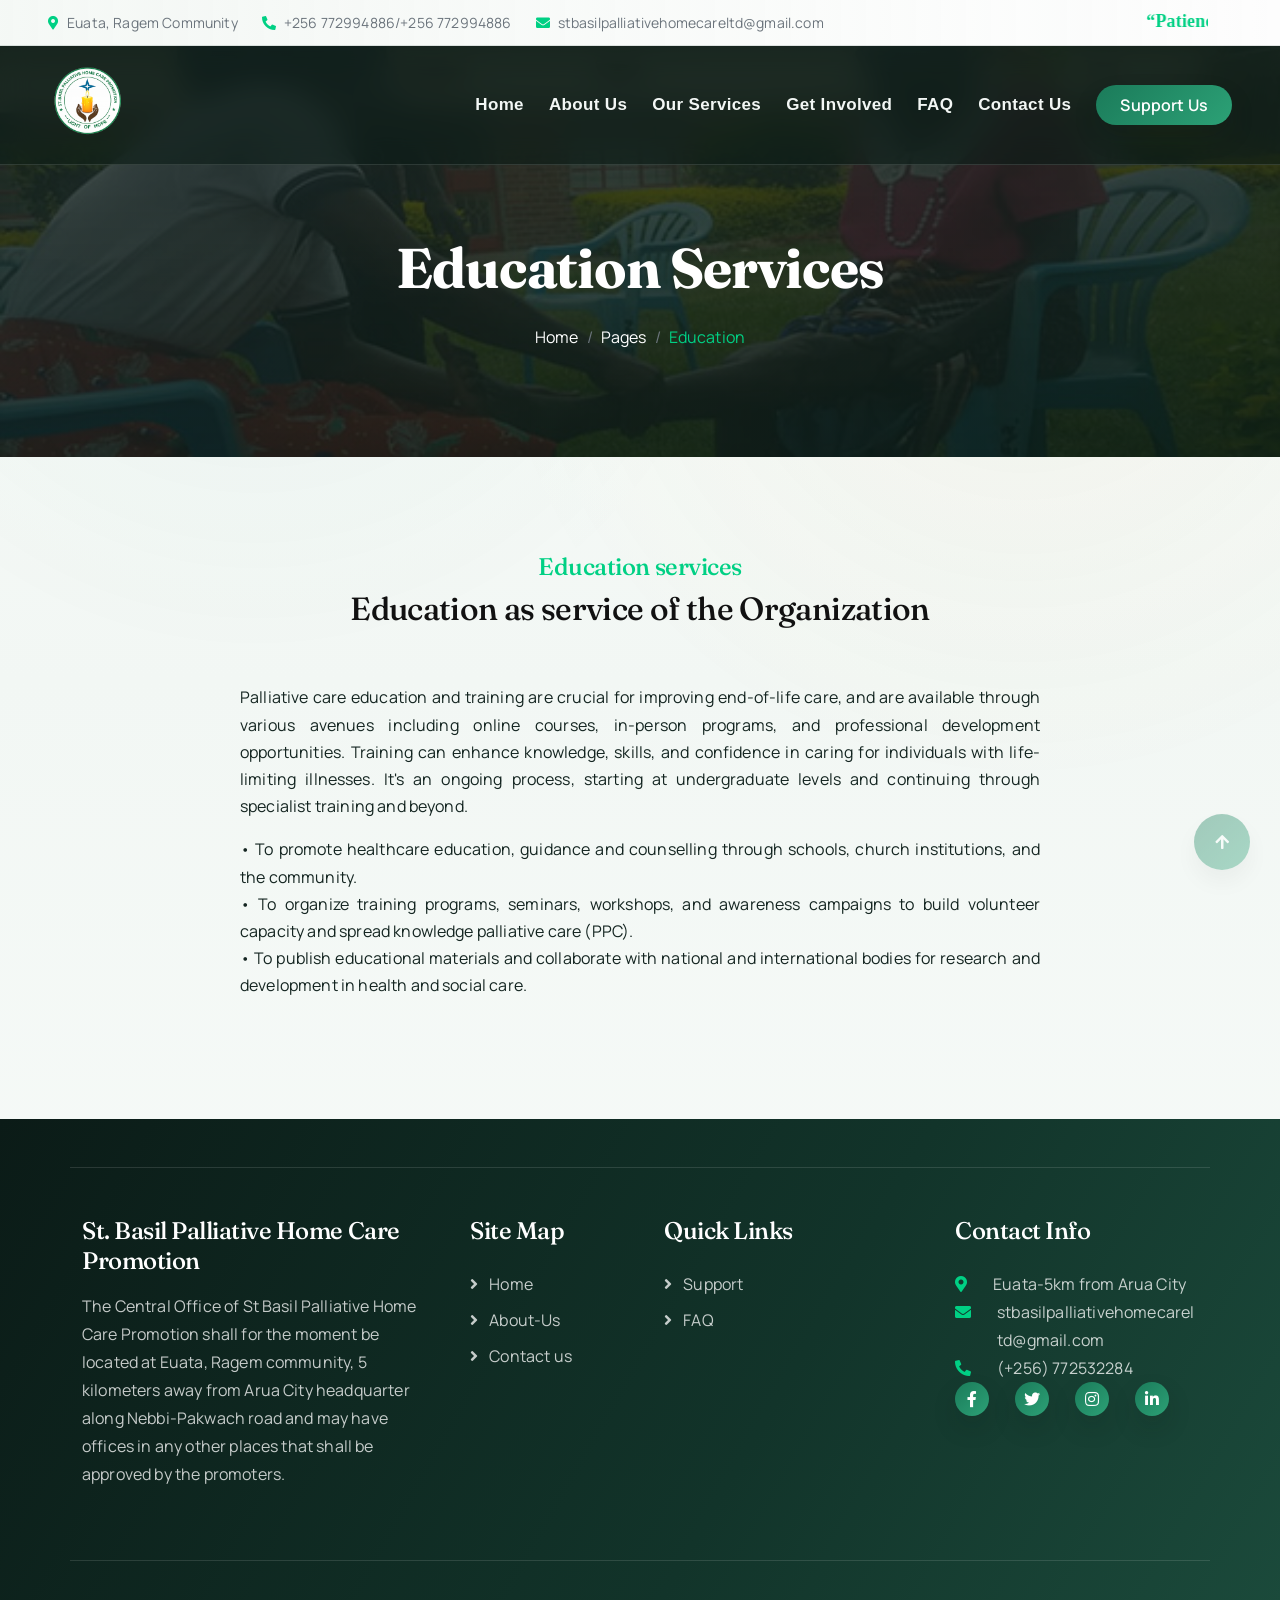
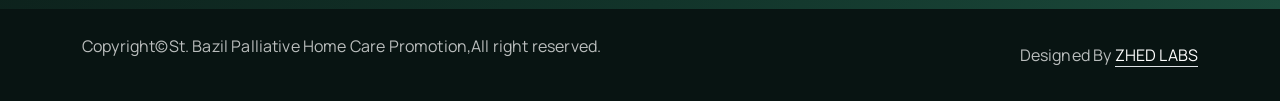
<file: public_html/Education.html>
<!DOCTYPE html>
<html lang="en">

    <head>
        <meta charset="utf-8">
        <title>Palliative Care Education | St. Basil</title>
        <meta content="width=device-width, initial-scale=1.0" name="viewport">
        <meta name="keywords" content="St. Basil Palliative Home Care Promotion, St Basil, palliative care Uganda, palliative home care Arua, home care Uganda, counselling, spiritual support, vulnerable families, Euata, Ragem Community, Arua City">
        <meta name="description" content="St. Basil Palliative Home Care Promotion provides palliative care education, awareness, training, guidance, and counselling for communities.">
    <link rel="canonical" href="https://stbasilpalliativehomecare.site/Education.html">
    <meta property="og:site_name" content="St. Basil Palliative Home Care Promotion">
    <meta property="og:title" content="Palliative Care Education | St. Basil">
    <meta property="og:description" content="St. Basil Palliative Home Care Promotion provides palliative care education, awareness, training, guidance, and counselling for communities.">
    <meta property="og:url" content="https://stbasilpalliativehomecare.site/Education.html">
    <meta property="og:type" content="website">
    <meta property="og:image" content="https://stbasilpalliativehomecare.site/img/official-logo.png">
    <meta name="twitter:card" content="summary_large_image">
    <meta name="twitter:title" content="Palliative Care Education | St. Basil">
    <meta name="twitter:description" content="St. Basil Palliative Home Care Promotion provides palliative care education, awareness, training, guidance, and counselling for communities.">
    <meta name="twitter:image" content="https://stbasilpalliativehomecare.site/img/official-logo.png">
    <link href="img/official-logo.png" rel="icon">
          <!-- Favicon -->
<!-- Google Web Fonts -->
        <link rel="preconnect" href="https://fonts.googleapis.com">
        <link rel="preconnect" href="https://fonts.gstatic.com" crossorigin>
        <link href="https://fonts.googleapis.com/css2?family=Fraunces:opsz,wght@9..144,400..900&family=Manrope:wght@300..800&display=swap" rel="stylesheet"> 

        <!-- Icon Font Stylesheet -->
        <link rel="stylesheet" href="https://use.fontawesome.com/releases/v5.15.4/css/all.css"/>
        <link href="https://cdn.jsdelivr.net/npm/bootstrap-icons@1.4.1/font/bootstrap-icons.css" rel="stylesheet">

        <!-- Libraries Stylesheet -->
        <link rel="stylesheet" href="lib/animate/animate.min.css"/>
        <link href="lib/lightbox/css/lightbox.min.css" rel="stylesheet">
        <link href="lib/owlcarousel/assets/owl.carousel.min.css" rel="stylesheet">


        <!-- Customized Bootstrap Stylesheet -->
        <link href="css/bootstrap.min.css" rel="stylesheet">

        <!-- Template Stylesheet -->
        <link href="css/style.css?v=20260610-nav2" rel="stylesheet">
    
    <script type="application/ld+json">
{
    "@context":  "https://schema.org",
    "@graph":  [
                   {
                       "@type":  "NGO",
                       "@id":  "https://stbasilpalliativehomecare.site/#organization",
                       "name":  "St. Basil Palliative Home Care Promotion",
                       "alternateName":  [
                                             "St Basil Palliative Home Care",
                                             "St. Basil Palliative Home Care"
                                         ],
                       "url":  "https://stbasilpalliativehomecare.site/",
                       "logo":  "https://stbasilpalliativehomecare.site/img/official-logo.png",
                       "image":  "https://stbasilpalliativehomecare.site/img/official-logo.png",
                       "email":  "stbasilpalliativehomecareltd@gmail.com",
                       "telephone":  "+256772532284",
                       "address":  {
                                       "@type":  "PostalAddress",
                                       "streetAddress":  "Euata, Ragem Community",
                                       "addressLocality":  "Arua",
                                       "addressCountry":  "UG"
                                   },
                       "areaServed":  {
                                          "@type":  "Country",
                                          "name":  "Uganda"
                                      },
                       "nonprofitStatus":  "NonprofitType",
                       "description":  "St. Basil Palliative Home Care Promotion provides compassionate palliative home care, counselling, spiritual support, education, and family assistance in Arua, Uganda."
                   },
                   {
                       "@type":  "WebSite",
                       "@id":  "https://stbasilpalliativehomecare.site/#website",
                       "url":  "https://stbasilpalliativehomecare.site/",
                       "name":  "St. Basil Palliative Home Care Promotion",
                       "publisher":  {
                                         "@id":  "https://stbasilpalliativehomecare.site/#organization"
                                     },
                       "inLanguage":  "en"
                   },
                   {
                       "@type":  "WebPage",
                       "@id":  "https://stbasilpalliativehomecare.site/Education.html#webpage",
                       "url":  "https://stbasilpalliativehomecare.site/Education.html",
                       "name":  "Palliative Care Education | St. Basil",
                       "description":  "St. Basil Palliative Home Care Promotion provides palliative care education, awareness, training, guidance, and counselling for communities.",
                       "isPartOf":  {
                                        "@id":  "https://stbasilpalliativehomecare.site/#website"
                                    },
                       "about":  {
                                     "@id":  "https://stbasilpalliativehomecare.site/#organization"
                                 },
                       "inLanguage":  "en"
                   },
                   {
                       "@type":  "BreadcrumbList",
                       "@id":  "https://stbasilpalliativehomecare.site/Education.html#breadcrumb",
                       "itemListElement":  [
                                               {
                                                   "@type":  "ListItem",
                                                   "position":  1,
                                                   "name":  "Home",
                                                   "item":  "https://stbasilpalliativehomecare.site/"
                                               },
                                               {
                                                   "@type":  "ListItem",
                                                   "position":  2,
                                                   "name":  "Education",
                                                   "item":  "https://stbasilpalliativehomecare.site/Education.html"
                                               }
                                           ]
                   }
               ]
}
    </script>
</head>

    <body>

        <!-- Spinner Start 
        <div id="spinner" class="show bg-white position-fixed translate-middle w-100 vh-100 top-50 start-50 d-flex align-items-center justify-content-center">
            <div class="spinner-border text-primary" style="width: 3rem; height: 3rem;" role="status">
                <span class="sr-only">Loading...</span>
            </div>
        </div>
         -->

        <!-- Topbar Start -->
        <div class="container-fluid topbar bg-light px-5 d-none d-lg-block">
            <div class="row gx-0 align-items-center">
                <div class="col-lg-8 text-center text-lg-start mb-2 mb-lg-0">
                    <div class="d-flex flex-wrap">
                        <a href="#" class="text-muted small me-4"><i class="fas fa-map-marker-alt text-primary me-2"></i>Euata, Ragem Community</a>
                        <a href="tel:+256 772994886" class="text-muted small me-4"><i class="fas fa-phone-alt text-primary me-2"></i>+256 772994886/+256 772994886</a>
                       <a href="mailto:stbasilpalliativehomecareltd@gmail.com" class="text-muted small me-0"><i class="fas fa-envelope text-primary me-2"></i>stbasilpalliativehomecareltd@gmail.com</a>
                    </div>
                </div>
                <div class="col-lg-4 text-center text-lg-end">
                    <div class="d-inline-flex align-items-center" style="height: 45px;">
                        <a href="#"><small class="me-3 text-dark"><i class="fa fa-thumb-up text-primary me-2"><marquee behavior="scroll" direction="left" scrollamount="04" ><font size="4px">“Patience and Perseverance Pays.”</font></marquee></i></small></a>
                        
                    </div>
                </div>
            </div>
        </div>
        <!-- Topbar End -->

       
       <!-- Navbar & Hero Start -->
        <div class="container-fluid position-relative p-0">
            <nav class="navbar navbar-expand-lg navbar-light px-4 px-lg-5 py-3 py-lg-0">
                <a href="index.html" class="navbar-brand p-0">
                    <!--<h1 class="text-primary"><i class="fas fa-search-dollar me-3"></i>Sbphcp</h1>-->
                    <img src="img/official-logo.png" alt="St. Basil Palliative Home Care Promotion logo"> 
                </a>
                <button class="navbar-toggler" type="button" data-bs-toggle="collapse" data-bs-target="#navbarCollapse">
                    <span class="fa fa-bars"></span>
                </button>
                <div class="collapse navbar-collapse" id="navbarCollapse">
                    <div class="navbar-nav ms-auto py-0">
                        <a href="index.html" class="nav-item nav-link">Home</a>
                        <a href="About-Us.html" class="nav-item nav-link">About Us</a>
                        <a href="Services.html" class="nav-item nav-link">Our Services</a>
                        <a href="Get-Involved.html" class="nav-item nav-link">Get Involved</a>
                        <a href="Faq.html" class="nav-item nav-link">FAQ</a>
                        <a href="contact.html" class="nav-item nav-link">Contact Us</a>
                    </div>
                    <a href="Donate.html" class="btn btn-primary rounded-pill py-2 px-4 my-3 my-lg-0 flex-shrink-0">Support Us</a>
                </div>
            </nav>

            <!-- Header Start -->
            <div class="container-fluid bg-breadcrumb">
                <div class="container text-center py-5" style="max-width: 900px;">
                    <h1 class="text-white display-4 mb-4 wow fadeInDown" data-wow-delay="0.1s">Education Services</h1>
                    <ol class="breadcrumb d-flex justify-content-center mb-0 wow fadeInDown" data-wow-delay="0.3s">
                        <li class="breadcrumb-item"><a href="index.html">Home</a></li>
                        <li class="breadcrumb-item"><a href="#">Pages</a></li>
                        <li class="breadcrumb-item active text-primary">Education</li>
                    </ol>    
                </div>
            </div>
            <!-- Header End -->
        </div>
        <!-- Navbar & Hero End -->


            <!-- Features Start -->
        <div class="container-fluid feature py-5">
            <div class="container py-5">
                <div class="text-center mx-auto pb-5 wow fadeInUp" data-wow-delay="0.2s" style="max-width: 800px;">
                    <div class="text-center mx-auto pb-5 wow fadeInUp" data-wow-delay="0.2s" style="max-width: 800px;">
                    <h4 class="text-primary">Education services </h4>
                    <h2>Education as service of the Organization</h2>
                    
                </div>
                       
                       <p style="text-align: justify;">Palliative care education and training are crucial for improving end-of-life care, and are available through various avenues including online courses, in-person programs, and professional development opportunities. Training can enhance knowledge, skills, and confidence in caring for individuals with life-limiting illnesses. It's an ongoing process, starting at undergraduate levels and continuing through specialist training and beyond. </p>
                    
                                       <p class="mb-0" style="text-align: justify;">• To promote healthcare education, guidance and counselling through schools, church institutions, and the community.</p>
                                        

                                         <p class="mb-0" style="text-align: justify;">• To organize training programs, seminars, workshops, and awareness campaigns to build volunteer capacity and spread knowledge palliative care (PPC). </p>


                                        <p class="mb-0" style="text-align: justify;">• To publish educational materials and collaborate with national and international bodies for research and development in health and social care.</p>
                                        

                </div>
                <div class="row g-4">

                </div>
            </div>
        </div>
        <!-- Features End -->

           <!-- Footer Start -->
        <div class="container-fluid footer py-5 wow fadeIn" data-wow-delay="0.2s">
            <div class="container py-5 border-start-0 border-end-0" style="border: 1px solid; border-color: rgb(255, 255, 255, 0.08);">
                <div class="row g-5">
                    <div class="col-md-6 col-lg-6 col-xl-4">
                        <div class="footer-item">
                            <a href="index.html" class="p-0">
                            <h4 class="text-white"></i>St. Basil Palliative Home Care Promotion</h4>
                           
                            </a>
                            <p class="mb-4">The Central Office of St Basil Palliative Home Care Promotion shall for the moment be located at Euata, Ragem community, 5 kilometers away from Arua City headquarter along Nebbi-Pakwach road and may have offices in any other places that shall be approved by the promoters. </p>
                            <!--<div class="d-flex">
                                <a href="#" class="bg-primary d-flex rounded align-items-center py-2 px-3 me-2">
                                    <i class="fas fa-apple-alt text-white"></i>
                                    <div class="ms-3">
                                        <small class="text-white">Download on the</small>
                                        <h6 class="text-white">App Store</h6>
                                    </div>
                                </a>
                                <a href="#" class="bg-dark d-flex rounded align-items-center py-2 px-3 ms-2">
                                    <i class="fas fa-play text-primary"></i>
                                    <div class="ms-3">
                                        <small class="text-white">Get it on</small>
                                        <h6 class="text-white">Google Play</h6>
                                    </div>
                                </a>
                            </div>-->
                        </div>
                    </div>
                    <div class="col-md-6 col-lg-6 col-xl-2">
                        <div class="footer-item">
                            <h4 class="text-white mb-4">Site Map</h4>
                            <a href="index.html"><i class="fas fa-angle-right me-2"></i> Home</a>
                            <a href="About-Us.html"><i class="fas fa-angle-right me-2"></i> About-Us</a>
<a href="contact.html"><i class="fas fa-angle-right me-2"></i> Contact us</a>
                        </div>
                    </div>
                    <div class="col-md-6 col-lg-6 col-xl-3">
                        <div class="footer-item">
                            <h4 class="text-white mb-4">Quick Links</h4>
<a href="Donate.html"><i class="fas fa-angle-right me-2"></i> Support</a>
                            <a href="Faq.html"><i class="fas fa-angle-right me-2"></i> FAQ</a>
</div>
                    </div>
                    <div class="col-md-6 col-lg-6 col-xl-3">
                        <div class="footer-item">
                            <h4 class="text-white mb-4">Contact Info</h4>
                            <div class="d-flex align-items-center">
                                <i class="fas fa-map-marker-alt text-primary me-3"></i>
                                <p class="text-white mb-0">Euata-5km from Arua City</p>
                            </div>
                            <div class="d-flex align-items-center">
                                <i class="fas fa-envelope text-primary me-3"></i>
                                <p class="text-white mb-0">stbasilpalliativehomecareltd@gmail.com</p>
                            </div>
                            <div class="d-flex align-items-center">
                                <i class="fa fa-phone-alt text-primary me-3"></i>
                                <p class="text-white mb-0">(+256) 772532284</p>
                            </div>
                           
                            <div class="d-flex">
                                <a class="btn btn-primary btn-sm-square rounded-circle me-3" href="#"><i class="fab fa-facebook-f text-white"></i></a>
                                <a class="btn btn-primary btn-sm-square rounded-circle me-3" href="#"><i class="fab fa-twitter text-white"></i></a>
                                <a class="btn btn-primary btn-sm-square rounded-circle me-3" href="#"><i class="fab fa-instagram text-white"></i></a>
                                <a class="btn btn-primary btn-sm-square rounded-circle me-0" href="#"><i class="fab fa-linkedin-in text-white"></i></a>
                            </div>
                        </div>
                    </div>
                </div>
            </div>
        </div>
        <!-- Footer End -->
        
        <!-- Copyright Start -->
        <div class="container-fluid copyright py-4">
            <div class="container">
                <div class="row g-4 align-items-center">
                    <div class="col-md-6 text-center text-md-start mb-md-0">
                         <p>Copyright&copy;St. Bazil Palliative Home Care Promotion</a>,All right reserved.</p>
                    </div>
                    <div class="col-md-6 text-center text-md-end text-body">
                        <!--/*** This template is free as long as you keep the below author’s credit link/attribution link/backlink. ***/-->
                        <!--/*** If you'd like to use the template without the below author’s credit link/attribution link/backlink, ***/-->
                        <!--/*** you can purchase the Credit Removal License from "https://htmlcodex.com/credit-removal". ***/-->
                        Designed By <a class="border-bottom text-white" href="#" target="_blank">ZHED LABS</a> 
                    </div>
                </div>
            </div>
        </div>
        <!-- Copyright End -->


        <!-- Back to Top -->
        <a href="#" class="btn btn-primary btn-lg-square rounded-circle back-to-top"><i class="fa fa-arrow-up"></i></a>   

        
        <!-- JavaScript Libraries -->
        <script src="https://ajax.googleapis.com/ajax/libs/jquery/3.6.4/jquery.min.js"></script>
        <script src="https://cdn.jsdelivr.net/npm/bootstrap@5.0.0/dist/js/bootstrap.bundle.min.js"></script>
        <script src="lib/wow/wow.min.js"></script>
        <script src="lib/easing/easing.min.js"></script>
        <script src="lib/waypoints/waypoints.min.js"></script>
        <script src="lib/counterup/counterup.min.js"></script>
        <script src="lib/lightbox/js/lightbox.min.js"></script>
        <script src="lib/owlcarousel/owl.carousel.min.js"></script>
        

        <!-- Template Javascript -->
        <script src="js/main.js"></script>
    </body>

</html>
</file>
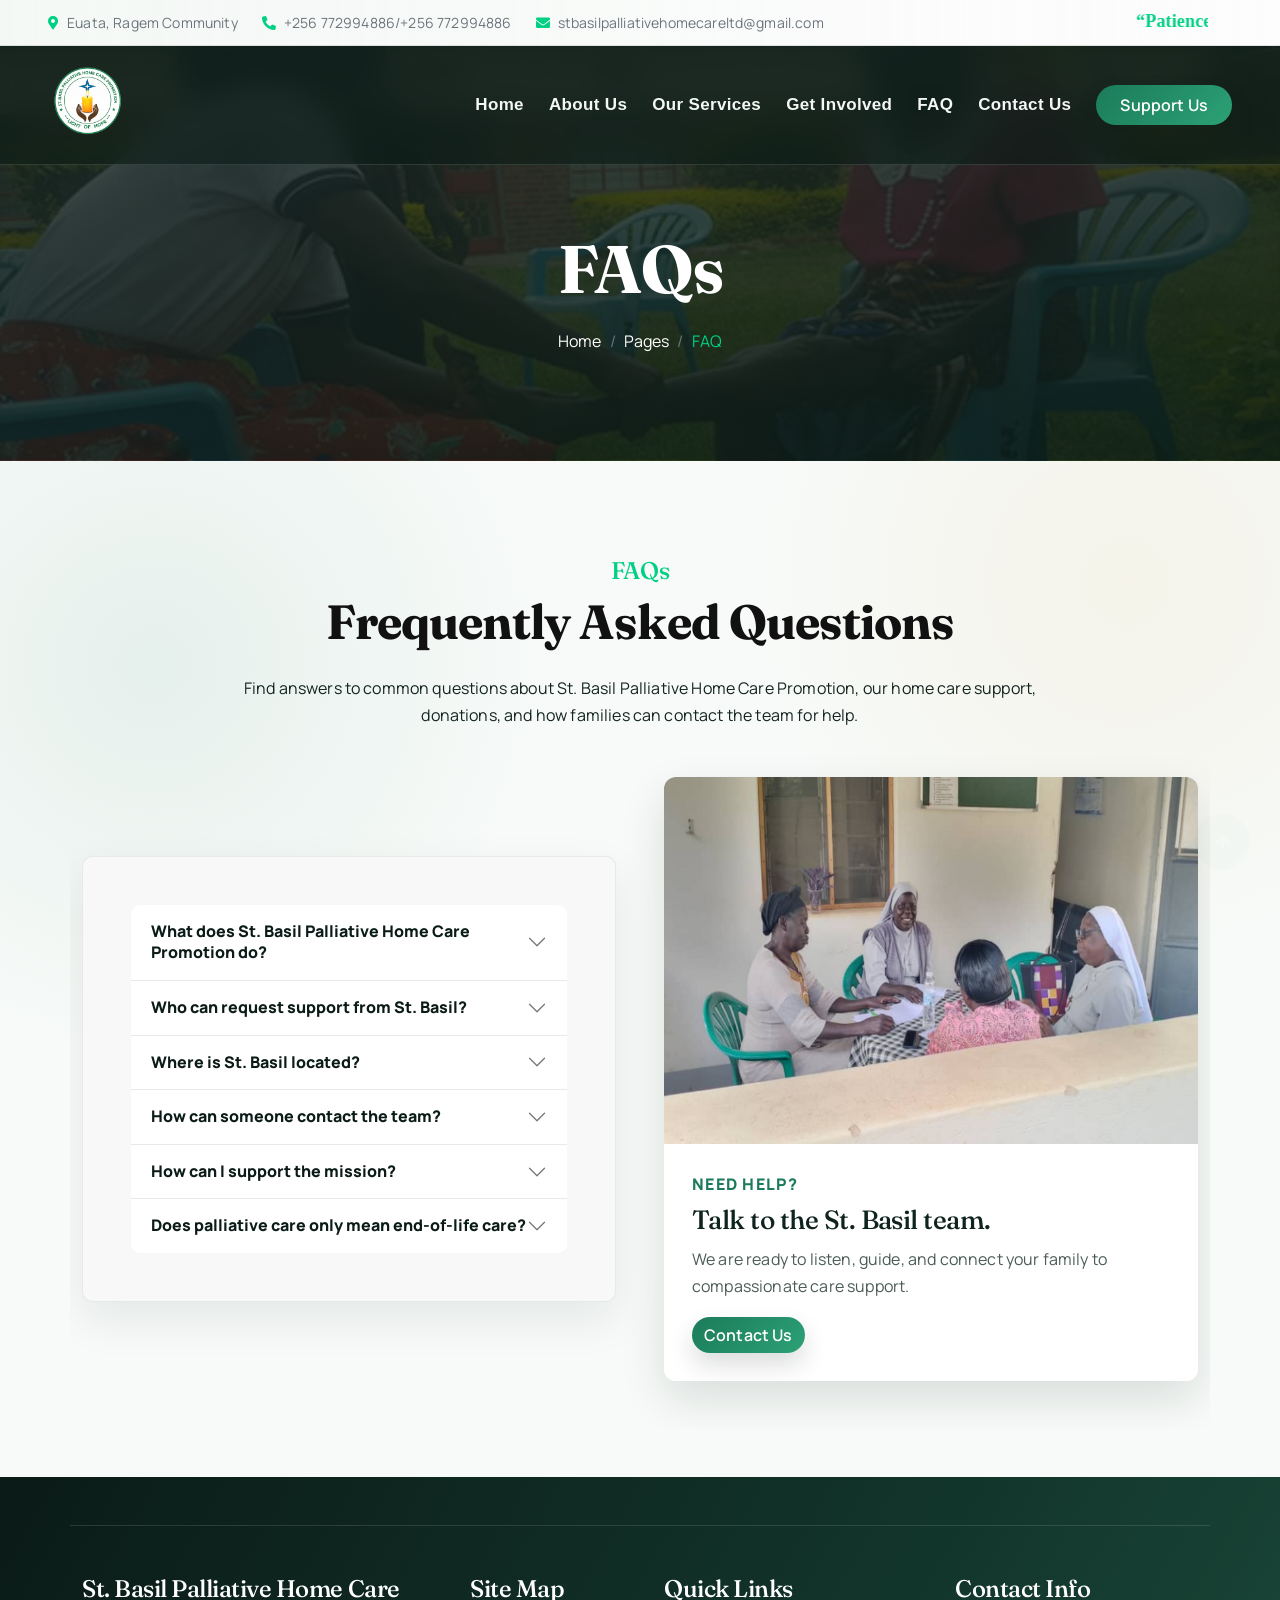
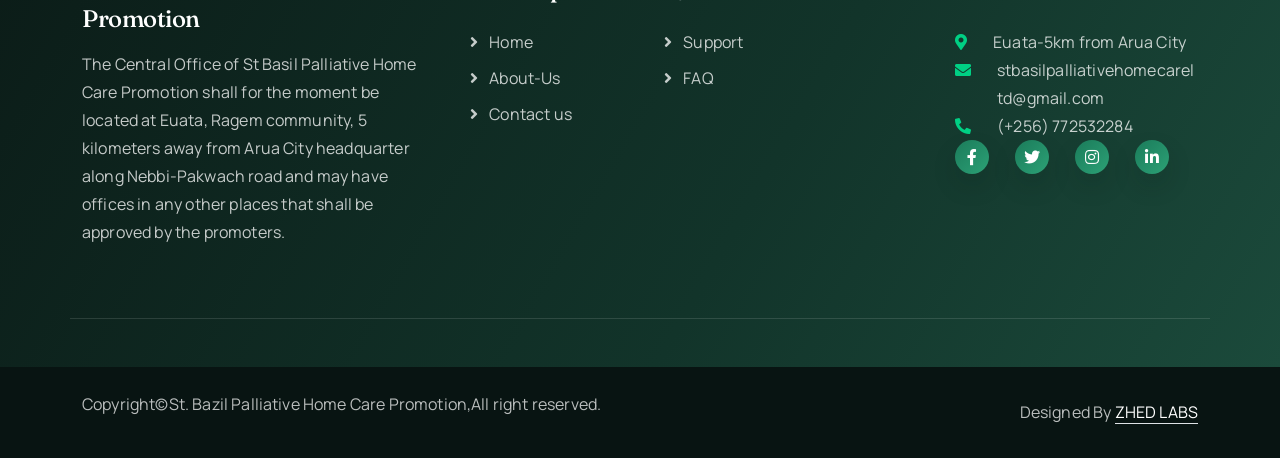
<file: public_html/Faq.html>
<!DOCTYPE html>
<html lang="en">

    <head>
        <meta charset="utf-8">
        <title>St. Basil Palliative Home Care FAQ</title>
        <meta content="width=device-width, initial-scale=1.0" name="viewport">
        <meta name="keywords" content="St. Basil Palliative Home Care Promotion, St Basil, palliative care Uganda, palliative home care Arua, home care Uganda, counselling, spiritual support, vulnerable families, Euata, Ragem Community, Arua City">
        <meta name="description" content="Find answers about St. Basil Palliative Home Care Promotion, palliative care, referrals, family support, donations, and community services in Uganda.">
    <link rel="canonical" href="https://stbasilpalliativehomecare.site/Faq.html">
    <meta property="og:site_name" content="St. Basil Palliative Home Care Promotion">
    <meta property="og:title" content="St. Basil Palliative Home Care FAQ">
    <meta property="og:description" content="Find answers about St. Basil Palliative Home Care Promotion, palliative care, referrals, family support, donations, and community services in Uganda.">
    <meta property="og:url" content="https://stbasilpalliativehomecare.site/Faq.html">
    <meta property="og:type" content="website">
    <meta property="og:image" content="https://stbasilpalliativehomecare.site/img/official-logo.png">
    <meta name="twitter:card" content="summary_large_image">
    <meta name="twitter:title" content="St. Basil Palliative Home Care FAQ">
    <meta name="twitter:description" content="Find answers about St. Basil Palliative Home Care Promotion, palliative care, referrals, family support, donations, and community services in Uganda.">
    <meta name="twitter:image" content="https://stbasilpalliativehomecare.site/img/official-logo.png">
    <link href="img/official-logo.png" rel="icon">
          <!-- Favicon -->
<!-- Google Web Fonts -->
        <link rel="preconnect" href="https://fonts.googleapis.com">
        <link rel="preconnect" href="https://fonts.gstatic.com" crossorigin>
        <link href="https://fonts.googleapis.com/css2?family=Fraunces:opsz,wght@9..144,400..900&family=Manrope:wght@300..800&display=swap" rel="stylesheet"> 

        <!-- Icon Font Stylesheet -->
        <link rel="stylesheet" href="https://use.fontawesome.com/releases/v5.15.4/css/all.css"/>
        <link href="https://cdn.jsdelivr.net/npm/bootstrap-icons@1.4.1/font/bootstrap-icons.css" rel="stylesheet">

        <!-- Libraries Stylesheet -->
        <link rel="stylesheet" href="lib/animate/animate.min.css"/>
        <link href="lib/lightbox/css/lightbox.min.css" rel="stylesheet">
        <link href="lib/owlcarousel/assets/owl.carousel.min.css" rel="stylesheet">


        <!-- Customized Bootstrap Stylesheet -->
        <link href="css/bootstrap.min.css" rel="stylesheet">

        <!-- Template Stylesheet -->
        <link href="css/style.css?v=20260610-nav2" rel="stylesheet">
    
    <script type="application/ld+json">
{
    "@context":  "https://schema.org",
    "@graph":  [
                   {
                       "@type":  "NGO",
                       "@id":  "https://stbasilpalliativehomecare.site/#organization",
                       "name":  "St. Basil Palliative Home Care Promotion",
                       "alternateName":  [
                                             "St Basil Palliative Home Care",
                                             "St. Basil Palliative Home Care"
                                         ],
                       "url":  "https://stbasilpalliativehomecare.site/",
                       "logo":  "https://stbasilpalliativehomecare.site/img/official-logo.png",
                       "image":  "https://stbasilpalliativehomecare.site/img/official-logo.png",
                       "email":  "stbasilpalliativehomecareltd@gmail.com",
                       "telephone":  "+256772532284",
                       "address":  {
                                       "@type":  "PostalAddress",
                                       "streetAddress":  "Euata, Ragem Community",
                                       "addressLocality":  "Arua",
                                       "addressCountry":  "UG"
                                   },
                       "areaServed":  {
                                          "@type":  "Country",
                                          "name":  "Uganda"
                                      },
                       "nonprofitStatus":  "NonprofitType",
                       "description":  "St. Basil Palliative Home Care Promotion provides compassionate palliative home care, counselling, spiritual support, education, and family assistance in Arua, Uganda."
                   },
                   {
                       "@type":  "WebSite",
                       "@id":  "https://stbasilpalliativehomecare.site/#website",
                       "url":  "https://stbasilpalliativehomecare.site/",
                       "name":  "St. Basil Palliative Home Care Promotion",
                       "publisher":  {
                                         "@id":  "https://stbasilpalliativehomecare.site/#organization"
                                     },
                       "inLanguage":  "en"
                   },
                   {
                       "@type":  "WebPage",
                       "@id":  "https://stbasilpalliativehomecare.site/Faq.html#webpage",
                       "url":  "https://stbasilpalliativehomecare.site/Faq.html",
                       "name":  "St. Basil Palliative Home Care FAQ",
                       "description":  "Find answers about St. Basil Palliative Home Care Promotion, palliative care, referrals, family support, donations, and community services in Uganda.",
                       "isPartOf":  {
                                        "@id":  "https://stbasilpalliativehomecare.site/#website"
                                    },
                       "about":  {
                                     "@id":  "https://stbasilpalliativehomecare.site/#organization"
                                 },
                       "inLanguage":  "en"
                   },
                   {
                       "@type":  "BreadcrumbList",
                       "@id":  "https://stbasilpalliativehomecare.site/Faq.html#breadcrumb",
                       "itemListElement":  [
                                               {
                                                   "@type":  "ListItem",
                                                   "position":  1,
                                                   "name":  "Home",
                                                   "item":  "https://stbasilpalliativehomecare.site/"
                                               },
                                               {
                                                   "@type":  "ListItem",
                                                   "position":  2,
                                                   "name":  "FAQ",
                                                   "item":  "https://stbasilpalliativehomecare.site/Faq.html"
                                               }
                                           ]
                   }
               ]
}
    </script>
</head>

    <body>

        <!-- Spinner Start 
        <div id="spinner" class="show bg-white position-fixed translate-middle w-100 vh-100 top-50 start-50 d-flex align-items-center justify-content-center">
            <div class="spinner-border text-primary" style="width: 3rem; height: 3rem;" role="status">
                <span class="sr-only">Loading...</span>
            </div>
        </div>
         -->

        <!-- Topbar Start -->
        <div class="container-fluid topbar bg-light px-5 d-none d-lg-block">
            <div class="row gx-0 align-items-center">
                <div class="col-lg-8 text-center text-lg-start mb-2 mb-lg-0">
                    <div class="d-flex flex-wrap">
                        <a href="#" class="text-muted small me-4"><i class="fas fa-map-marker-alt text-primary me-2"></i>Euata, Ragem Community</a>
                        <a href="tel:+256 772994886" class="text-muted small me-4"><i class="fas fa-phone-alt text-primary me-2"></i>+256 772994886/+256 772994886</a>
                        <a href="mailto:stbasilpalliativehomecareltd@gmail.com" class="text-muted small me-0"><i class="fas fa-envelope text-primary me-2"></i>stbasilpalliativehomecareltd@gmail.com</a>
                    </div>
                </div>
                <div class="col-lg-4 text-center text-lg-end">
                    <div class="d-inline-flex align-items-center" style="height: 45px;">
                        <a href="#"><small class="me-3 text-dark"><i class="fa fa-thumb-up text-primary me-2"><marquee behavior="scroll" direction="left" scrollamount="04" ><font size="4px">“Patience and Perseverance Pays.”</font></marquee></i></small></a>
                        
                    </div>
                </div>
            </div>
        </div>
        <!-- Topbar End -->

      
       <!-- Navbar & Hero Start -->
        <div class="container-fluid position-relative p-0">
            <nav class="navbar navbar-expand-lg navbar-light px-4 px-lg-5 py-3 py-lg-0">
                <a href="index.html" class="navbar-brand p-0">
                    <!--<h1 class="text-primary"><i class="fas fa-search-dollar me-3"></i>Sbphcp</h1>-->
                    <img src="img/official-logo.png" alt="St. Basil Palliative Home Care Promotion logo"> 
                </a>
                <button class="navbar-toggler" type="button" data-bs-toggle="collapse" data-bs-target="#navbarCollapse">
                    <span class="fa fa-bars"></span>
                </button>
                <div class="collapse navbar-collapse" id="navbarCollapse">
                    <div class="navbar-nav ms-auto py-0">
                        <a href="index.html" class="nav-item nav-link">Home</a>
                        <a href="About-Us.html" class="nav-item nav-link">About Us</a>
                        <a href="Services.html" class="nav-item nav-link">Our Services</a>
                        <a href="Get-Involved.html" class="nav-item nav-link">Get Involved</a>
                        <a href="Faq.html" class="nav-item nav-link">FAQ</a>
                        <a href="contact.html" class="nav-item nav-link">Contact Us</a>
                    </div>
                    <a href="Donate.html" class="btn btn-primary rounded-pill py-2 px-4 my-3 my-lg-0 flex-shrink-0">Support Us</a>
                </div>
            </nav>


            <!-- Header Start -->
            <div class="container-fluid bg-breadcrumb">
                <div class="container text-center py-5" style="max-width: 900px;">
                    <h4 class="text-white display-4 mb-4 wow fadeInDown" data-wow-delay="0.1s">FAQs</h4>
                    <ol class="breadcrumb d-flex justify-content-center mb-0 wow fadeInDown" data-wow-delay="0.3s">
                        <li class="breadcrumb-item"><a href="index.html">Home</a></li>
                        <li class="breadcrumb-item"><a href="#">Pages</a></li>
                        <li class="breadcrumb-item active text-primary">FAQ</li>
                    </ol>    
                </div>
            </div>
            <!-- Header End -->
        </div>
        <!-- Navbar & Hero End -->


        <!-- FAQs Start -->
        <div class="container-fluid faq-section py-5">
            <div class="container py-5 overflow-hidden">
                <div class="text-center mx-auto pb-5 wow fadeInUp" data-wow-delay="0.2s" style="max-width: 800px;">
                    <h4 class="text-primary">FAQs</h4>
                    <h1 class="display-5 mb-4">Frequently Asked Questions</h1>
                    <p class="mb-0">Find answers to common questions about St. Basil Palliative Home Care Promotion, our home care support, donations, and how families can contact the team for help.</p>
                </div>
                <div class="row g-5 align-items-center">
                    <div class="col-lg-6 wow fadeInLeft" data-wow-delay="0.2s">
                        <div class="accordion accordion-flush bg-light rounded p-5" id="accordionFlushSection">
                            <div class="accordion-item rounded-top">
                                <h2 class="accordion-header" id="flush-headingOne">
                                    <button class="accordion-button collapsed rounded-top" type="button" data-bs-toggle="collapse" data-bs-target="#flush-collapseOne" aria-expanded="false" aria-controls="flush-collapseOne">
                                    What does St. Basil Palliative Home Care Promotion do?
                                    </button>
                                </h2>
                                <div id="flush-collapseOne" class="accordion-collapse collapse" aria-labelledby="flush-headingOne" data-bs-parent="#accordionFlushSection">
                                    <div class="accordion-body">We provide compassionate palliative home care support for people facing serious or life-limiting illness. Our work includes family visits, counselling, spiritual care, health guidance, and practical community support.</div>
                                </div>
                            </div>
                            <div class="accordion-item">
                                <h2 class="accordion-header" id="flush-headingTwo">
                                    <button class="accordion-button collapsed" type="button" data-bs-toggle="collapse" data-bs-target="#flush-collapseTwo" aria-expanded="false" aria-controls="flush-collapseTwo">
                                    Who can request support from St. Basil?
                                    </button>
                                </h2>
                                <div id="flush-collapseTwo" class="accordion-collapse collapse" aria-labelledby="flush-headingTwo" data-bs-parent="#accordionFlushSection">
                                    <div class="accordion-body">Families, caregivers, community members, and patients in need of palliative care support can contact us. We especially focus on vulnerable people affected by chronic illness, disability, cancer, HIV/AIDS, stroke, diabetes, old age, and other serious conditions.</div>
                                </div>
                            </div>
                            <div class="accordion-item">
                                <h2 class="accordion-header" id="flush-headingThree">
                                    <button class="accordion-button collapsed" type="button" data-bs-toggle="collapse" data-bs-target="#flush-collapseThree" aria-expanded="false" aria-controls="flush-collapseThree">
                                    Where is St. Basil located?
                                    </button>
                                </h2>
                                <div id="flush-collapseThree" class="accordion-collapse collapse" aria-labelledby="flush-headingThree" data-bs-parent="#accordionFlushSection">
                                    <div class="accordion-body">Our central office is located at Euata, Ragem community, about 5 kilometers from Arua City headquarters along Nebbi-Pakwach road.</div>
                                </div>
                            </div>
                            <div class="accordion-item">
                                <h2 class="accordion-header" id="flush-headingFour">
                                    <button class="accordion-button collapsed" type="button" data-bs-toggle="collapse" data-bs-target="#flush-collapseFour" aria-expanded="false" aria-controls="flush-collapseFour">
                                    How can someone contact the team?
                                    </button>
                                </h2>
                                <div id="flush-collapseFour" class="accordion-collapse collapse" aria-labelledby="flush-headingFour" data-bs-parent="#accordionFlushSection">
                                    <div class="accordion-body">You can call us on +256 772 994 886 or +256 772 532 284. You can also email us at stbasilpalliativehomecareltd@gmail.com or use the contact page to send a message.</div>
                                </div>
                            </div>
                            <div class="accordion-item">
                                <h2 class="accordion-header" id="flush-headingFive">
                                    <button class="accordion-button collapsed" type="button" data-bs-toggle="collapse" data-bs-target="#flush-collapseFive" aria-expanded="false" aria-controls="flush-collapseFive">
                                    How can I support the mission?
                                    </button>
                                </h2>
                                <div id="flush-collapseFive" class="accordion-collapse collapse" aria-labelledby="flush-headingFive" data-bs-parent="#accordionFlushSection">
                                    <div class="accordion-body">You can support St. Basil through donations, prayer, professional volunteering, community referrals, and partnerships that help us reach more families with care and dignity.</div>
                                </div>
                            </div>
                            <div class="accordion-item rounded-bottom">
                                <h2 class="accordion-header" id="flush-headingSix">
                                    <button class="accordion-button collapsed" type="button" data-bs-toggle="collapse" data-bs-target="#flush-collapseSix" aria-expanded="false" aria-controls="flush-collapseSix">
                                    Does palliative care only mean end-of-life care?
                                    </button>
                                </h2>
                                <div id="flush-collapseSix" class="accordion-collapse collapse" aria-labelledby="flush-headingSix" data-bs-parent="#accordionFlushSection">
                                    <div class="accordion-body">No. Palliative care can begin early after diagnosis and can be offered alongside medical treatment. Its purpose is to relieve pain, reduce distress, support families, and improve quality of life.</div>
                                </div>
                            </div>
                        </div>
                    </div>
                    <div class="col-lg-6 wow fadeInRight" data-wow-delay="0.2s">
                        <div class="faq-image-card">
                            <img src="img/Basil.jpg" class="img-fluid w-100" alt="St. Basil team meeting with community members">
                            <div class="faq-support-card">
                                <span>Need help?</span>
                                <h3>Talk to the St. Basil team.</h3>
                                <p>We are ready to listen, guide, and connect your family to compassionate care support.</p>
                                <a href="contact.html" class="btn btn-primary">Contact Us</a>
                            </div>
                        </div>
                    </div>
                </div>
            </div>
        </div>
        <!-- FAQs End -->

        <!-- Footer Start -->
        <div class="container-fluid footer py-5 wow fadeIn" data-wow-delay="0.2s">
            <div class="container py-5 border-start-0 border-end-0" style="border: 1px solid; border-color: rgb(255, 255, 255, 0.08);">
                <div class="row g-5">
                    <div class="col-md-6 col-lg-6 col-xl-4">
                        <div class="footer-item">
                            <a href="index.html" class="p-0">
                            <h4 class="text-white"></i>St. Basil Palliative Home Care Promotion</h4>
                           
                            </a>
                            <p class="mb-4">The Central Office of St Basil Palliative Home Care Promotion shall for the moment be located at Euata, Ragem community, 5 kilometers away from Arua City headquarter along Nebbi-Pakwach road and may have offices in any other places that shall be approved by the promoters. </p>
                            <!--<div class="d-flex">
                                <a href="#" class="bg-primary d-flex rounded align-items-center py-2 px-3 me-2">
                                    <i class="fas fa-apple-alt text-white"></i>
                                    <div class="ms-3">
                                        <small class="text-white">Download on the</small>
                                        <h6 class="text-white">App Store</h6>
                                    </div>
                                </a>
                                <a href="#" class="bg-dark d-flex rounded align-items-center py-2 px-3 ms-2">
                                    <i class="fas fa-play text-primary"></i>
                                    <div class="ms-3">
                                        <small class="text-white">Get it on</small>
                                        <h6 class="text-white">Google Play</h6>
                                    </div>
                                </a>
                            </div>-->
                        </div>
                    </div>
                    <div class="col-md-6 col-lg-6 col-xl-2">
                        <div class="footer-item">
                            <h4 class="text-white mb-4">Site Map</h4>
                            <a href="index.html"><i class="fas fa-angle-right me-2"></i> Home</a>
                            <a href="About-Us.html"><i class="fas fa-angle-right me-2"></i> About-Us</a>
<a href="contact.html"><i class="fas fa-angle-right me-2"></i> Contact us</a>
                        </div>
                    </div>
                    <div class="col-md-6 col-lg-6 col-xl-3">
                        <div class="footer-item">
                            <h4 class="text-white mb-4">Quick Links</h4>
<a href="Donate.html"><i class="fas fa-angle-right me-2"></i> Support</a>
                            <a href="Faq.html"><i class="fas fa-angle-right me-2"></i> FAQ</a>
</div>
                    </div>
                    <div class="col-md-6 col-lg-6 col-xl-3">
                        <div class="footer-item">
                            <h4 class="text-white mb-4">Contact Info</h4>
                            <div class="d-flex align-items-center">
                                <i class="fas fa-map-marker-alt text-primary me-3"></i>
                                <p class="text-white mb-0">Euata-5km from Arua City</p>
                            </div>
                            <div class="d-flex align-items-center">
                                <i class="fas fa-envelope text-primary me-3"></i>
                                <p class="text-white mb-0">stbasilpalliativehomecareltd@gmail.com</p>
                            </div>
                            <div class="d-flex align-items-center">
                                <i class="fa fa-phone-alt text-primary me-3"></i>
                                <p class="text-white mb-0">(+256) 772532284</p>
                            </div>
                           
                            <div class="d-flex">
                                <a class="btn btn-primary btn-sm-square rounded-circle me-3" href="#"><i class="fab fa-facebook-f text-white"></i></a>
                                <a class="btn btn-primary btn-sm-square rounded-circle me-3" href="#"><i class="fab fa-twitter text-white"></i></a>
                                <a class="btn btn-primary btn-sm-square rounded-circle me-3" href="#"><i class="fab fa-instagram text-white"></i></a>
                                <a class="btn btn-primary btn-sm-square rounded-circle me-0" href="#"><i class="fab fa-linkedin-in text-white"></i></a>
                            </div>
                        </div>
                    </div>
                </div>
            </div>
        </div>
        <!-- Footer End -->
        
        <!-- Copyright Start -->
        <div class="container-fluid copyright py-4">
            <div class="container">
                <div class="row g-4 align-items-center">
                    <div class="col-md-6 text-center text-md-start mb-md-0">
                         <p>Copyright&copy;St. Bazil Palliative Home Care Promotion</a>,All right reserved.</p>
                    </div>
                    <div class="col-md-6 text-center text-md-end text-body">
                        <!--/*** This template is free as long as you keep the below author’s credit link/attribution link/backlink. ***/-->
                        <!--/*** If you'd like to use the template without the below author’s credit link/attribution link/backlink, ***/-->
                        <!--/*** you can purchase the Credit Removal License from "https://htmlcodex.com/credit-removal". ***/-->
                        Designed By <a class="border-bottom text-white" href="#" target="_blank">ZHED LABS</a> 
                    </div>
                </div>
            </div>
        </div>
        <!-- Copyright End -->


        <!-- Back to Top -->
        <a href="#" class="btn btn-primary btn-lg-square rounded-circle back-to-top"><i class="fa fa-arrow-up"></i></a>   

        
        <!-- JavaScript Libraries -->
        <script src="https://ajax.googleapis.com/ajax/libs/jquery/3.6.4/jquery.min.js"></script>
        <script src="https://cdn.jsdelivr.net/npm/bootstrap@5.0.0/dist/js/bootstrap.bundle.min.js"></script>
        <script src="lib/wow/wow.min.js"></script>
        <script src="lib/easing/easing.min.js"></script>
        <script src="lib/waypoints/waypoints.min.js"></script>
        <script src="lib/counterup/counterup.min.js"></script>
        <script src="lib/lightbox/js/lightbox.min.js"></script>
        <script src="lib/owlcarousel/owl.carousel.min.js"></script>
        

        <!-- Template Javascript -->
        <script src="js/main.js"></script>
    </body>

</html>
</file>
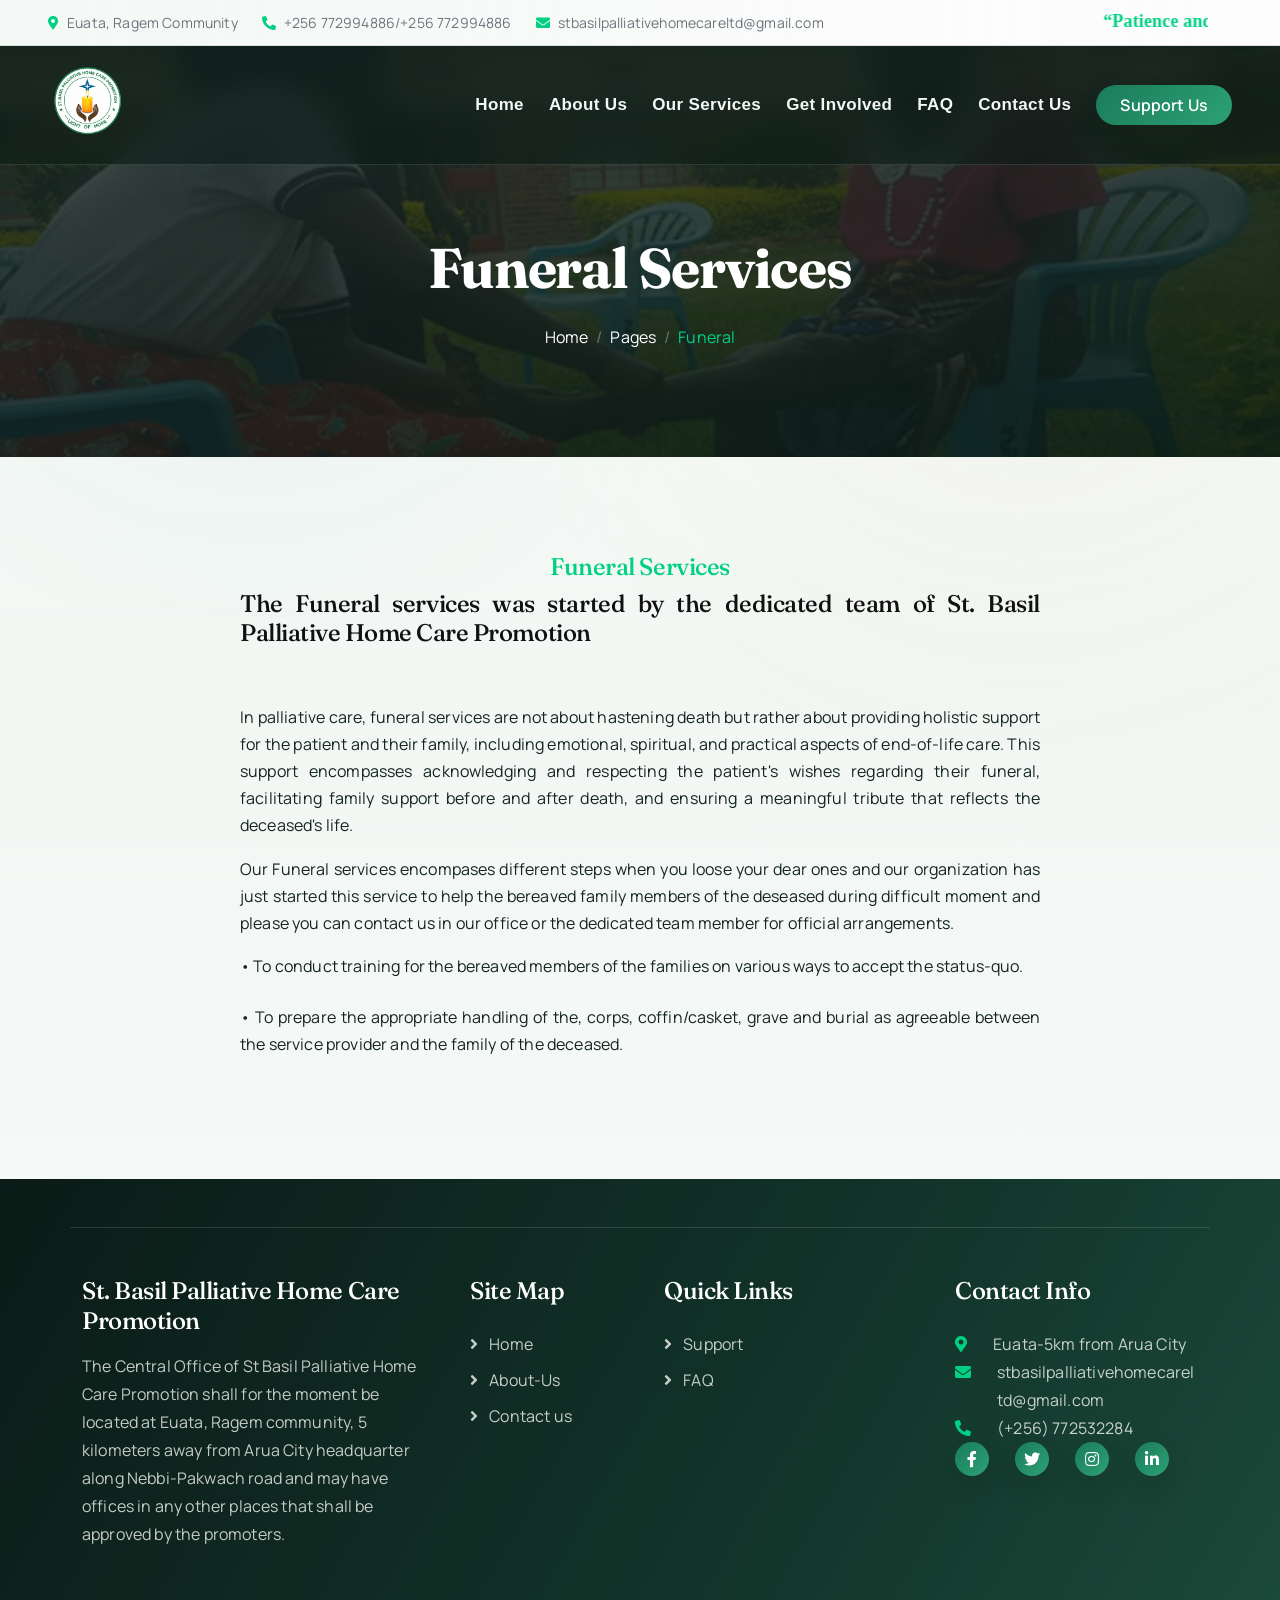
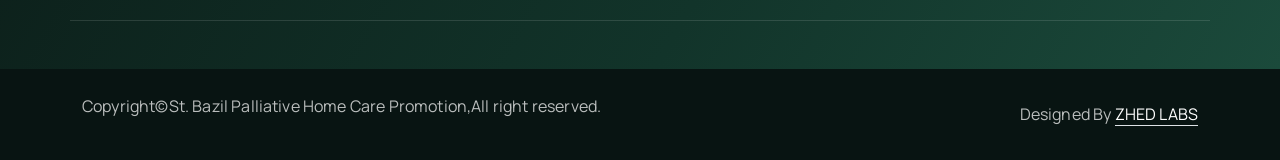
<file: public_html/Funeral-Services.html>
<!DOCTYPE html>
<html lang="en">

    <head>
        <meta charset="utf-8">
        <title>Funeral and Bereavement Support | St. Basil</title>
        <meta content="width=device-width, initial-scale=1.0" name="viewport">
        <meta name="keywords" content="St. Basil Palliative Home Care Promotion, St Basil, palliative care Uganda, palliative home care Arua, home care Uganda, counselling, spiritual support, vulnerable families, Euata, Ragem Community, Arua City">
        <meta name="description" content="Funeral and bereavement support from St. Basil Palliative Home Care Promotion helps families through grief, loss, and dignified farewell care.">
    <link rel="canonical" href="https://stbasilpalliativehomecare.site/Funeral-Services.html">
    <meta property="og:site_name" content="St. Basil Palliative Home Care Promotion">
    <meta property="og:title" content="Funeral and Bereavement Support | St. Basil">
    <meta property="og:description" content="Funeral and bereavement support from St. Basil Palliative Home Care Promotion helps families through grief, loss, and dignified farewell care.">
    <meta property="og:url" content="https://stbasilpalliativehomecare.site/Funeral-Services.html">
    <meta property="og:type" content="website">
    <meta property="og:image" content="https://stbasilpalliativehomecare.site/img/official-logo.png">
    <meta name="twitter:card" content="summary_large_image">
    <meta name="twitter:title" content="Funeral and Bereavement Support | St. Basil">
    <meta name="twitter:description" content="Funeral and bereavement support from St. Basil Palliative Home Care Promotion helps families through grief, loss, and dignified farewell care.">
    <meta name="twitter:image" content="https://stbasilpalliativehomecare.site/img/official-logo.png">
    <link href="img/official-logo.png" rel="icon">
          <!-- Favicon -->
<!-- Google Web Fonts -->
        <link rel="preconnect" href="https://fonts.googleapis.com">
        <link rel="preconnect" href="https://fonts.gstatic.com" crossorigin>
        <link href="https://fonts.googleapis.com/css2?family=Fraunces:opsz,wght@9..144,400..900&family=Manrope:wght@300..800&display=swap" rel="stylesheet"> 

        <!-- Icon Font Stylesheet -->
        <link rel="stylesheet" href="https://use.fontawesome.com/releases/v5.15.4/css/all.css"/>
        <link href="https://cdn.jsdelivr.net/npm/bootstrap-icons@1.4.1/font/bootstrap-icons.css" rel="stylesheet">

        <!-- Libraries Stylesheet -->
        <link rel="stylesheet" href="lib/animate/animate.min.css"/>
        <link href="lib/lightbox/css/lightbox.min.css" rel="stylesheet">
        <link href="lib/owlcarousel/assets/owl.carousel.min.css" rel="stylesheet">


        <!-- Customized Bootstrap Stylesheet -->
        <link href="css/bootstrap.min.css" rel="stylesheet">

        <!-- Template Stylesheet -->
        <link href="css/style.css?v=20260610-nav2" rel="stylesheet">
    
    <script type="application/ld+json">
{
    "@context":  "https://schema.org",
    "@graph":  [
                   {
                       "@type":  "NGO",
                       "@id":  "https://stbasilpalliativehomecare.site/#organization",
                       "name":  "St. Basil Palliative Home Care Promotion",
                       "alternateName":  [
                                             "St Basil Palliative Home Care",
                                             "St. Basil Palliative Home Care"
                                         ],
                       "url":  "https://stbasilpalliativehomecare.site/",
                       "logo":  "https://stbasilpalliativehomecare.site/img/official-logo.png",
                       "image":  "https://stbasilpalliativehomecare.site/img/official-logo.png",
                       "email":  "stbasilpalliativehomecareltd@gmail.com",
                       "telephone":  "+256772532284",
                       "address":  {
                                       "@type":  "PostalAddress",
                                       "streetAddress":  "Euata, Ragem Community",
                                       "addressLocality":  "Arua",
                                       "addressCountry":  "UG"
                                   },
                       "areaServed":  {
                                          "@type":  "Country",
                                          "name":  "Uganda"
                                      },
                       "nonprofitStatus":  "NonprofitType",
                       "description":  "St. Basil Palliative Home Care Promotion provides compassionate palliative home care, counselling, spiritual support, education, and family assistance in Arua, Uganda."
                   },
                   {
                       "@type":  "WebSite",
                       "@id":  "https://stbasilpalliativehomecare.site/#website",
                       "url":  "https://stbasilpalliativehomecare.site/",
                       "name":  "St. Basil Palliative Home Care Promotion",
                       "publisher":  {
                                         "@id":  "https://stbasilpalliativehomecare.site/#organization"
                                     },
                       "inLanguage":  "en"
                   },
                   {
                       "@type":  "WebPage",
                       "@id":  "https://stbasilpalliativehomecare.site/Funeral-Services.html#webpage",
                       "url":  "https://stbasilpalliativehomecare.site/Funeral-Services.html",
                       "name":  "Funeral and Bereavement Support | St. Basil",
                       "description":  "Funeral and bereavement support from St. Basil Palliative Home Care Promotion helps families through grief, loss, and dignified farewell care.",
                       "isPartOf":  {
                                        "@id":  "https://stbasilpalliativehomecare.site/#website"
                                    },
                       "about":  {
                                     "@id":  "https://stbasilpalliativehomecare.site/#organization"
                                 },
                       "inLanguage":  "en"
                   },
                   {
                       "@type":  "BreadcrumbList",
                       "@id":  "https://stbasilpalliativehomecare.site/Funeral-Services.html#breadcrumb",
                       "itemListElement":  [
                                               {
                                                   "@type":  "ListItem",
                                                   "position":  1,
                                                   "name":  "Home",
                                                   "item":  "https://stbasilpalliativehomecare.site/"
                                               },
                                               {
                                                   "@type":  "ListItem",
                                                   "position":  2,
                                                   "name":  "Funeral Support",
                                                   "item":  "https://stbasilpalliativehomecare.site/Funeral-Services.html"
                                               }
                                           ]
                   }
               ]
}
    </script>
</head>

    <body>

        <!-- Spinner Start 
        <div id="spinner" class="show bg-white position-fixed translate-middle w-100 vh-100 top-50 start-50 d-flex align-items-center justify-content-center">
            <div class="spinner-border text-primary" style="width: 3rem; height: 3rem;" role="status">
                <span class="sr-only">Loading...</span>
            </div>
        </div>
         -->

        <!-- Topbar Start -->
        <div class="container-fluid topbar bg-light px-5 d-none d-lg-block">
            <div class="row gx-0 align-items-center">
                <div class="col-lg-8 text-center text-lg-start mb-2 mb-lg-0">
                    <div class="d-flex flex-wrap">
                        <a href="#" class="text-muted small me-4"><i class="fas fa-map-marker-alt text-primary me-2"></i>Euata, Ragem Community</a>
                        <a href="tel:+256 772994886" class="text-muted small me-4"><i class="fas fa-phone-alt text-primary me-2"></i>+256 772994886/+256 772994886</a>
                        <a href="mailto:stbasilpalliativehomecareltd@gmail.com" class="text-muted small me-0"><i class="fas fa-envelope text-primary me-2"></i>stbasilpalliativehomecareltd@gmail.com</a>
                    </div>
                </div>
                <div class="col-lg-4 text-center text-lg-end">
                    <div class="d-inline-flex align-items-center" style="height: 45px;">
                        <a href="#"><small class="me-3 text-dark"><i class="fa fa-thumb-up text-primary me-2"><marquee behavior="scroll" direction="left" scrollamount="04" ><font size="4px">“Patience and Perseverance Pays.”</font></marquee></i></small></a>
                        
                    </div>
                </div>
            </div>
        </div>
        <!-- Topbar End -->

      
       <!-- Navbar & Hero Start -->
        <div class="container-fluid position-relative p-0">
            <nav class="navbar navbar-expand-lg navbar-light px-4 px-lg-5 py-3 py-lg-0">
                <a href="index.html" class="navbar-brand p-0">
                    <!--<h1 class="text-primary"><i class="fas fa-search-dollar me-3"></i>Sbphcp</h1>-->
                    <img src="img/official-logo.png" alt="St. Basil Palliative Home Care Promotion logo"> 
                </a>
                <button class="navbar-toggler" type="button" data-bs-toggle="collapse" data-bs-target="#navbarCollapse">
                    <span class="fa fa-bars"></span>
                </button>
                <div class="collapse navbar-collapse" id="navbarCollapse">
                    <div class="navbar-nav ms-auto py-0">
                        <a href="index.html" class="nav-item nav-link">Home</a>
                        <a href="About-Us.html" class="nav-item nav-link">About Us</a>
                        <a href="Services.html" class="nav-item nav-link">Our Services</a>
                        <a href="Get-Involved.html" class="nav-item nav-link">Get Involved</a>
                        <a href="Faq.html" class="nav-item nav-link">FAQ</a>
                        <a href="contact.html" class="nav-item nav-link">Contact Us</a>
                    </div>
                    <a href="Donate.html" class="btn btn-primary rounded-pill py-2 px-4 my-3 my-lg-0 flex-shrink-0">Support Us</a>
                </div>
            </nav>

            <!-- Header Start -->
            <div class="container-fluid bg-breadcrumb">
                <div class="container text-center py-5" style="max-width: 900px;">
                    <h1 class="text-white display-4 mb-4 wow fadeInDown" data-wow-delay="0.1s">Funeral Services</h1>
                    <ol class="breadcrumb d-flex justify-content-center mb-0 wow fadeInDown" data-wow-delay="0.3s">
                        <li class="breadcrumb-item"><a href="index.html">Home</a></li>
                        <li class="breadcrumb-item"><a href="#">Pages</a></li>
                        <li class="breadcrumb-item active text-primary">Funeral</li>
                    </ol>    
                </div>
            </div>
            <!-- Header End -->
        </div>
        <!-- Navbar & Hero End -->


        
            <!-- Features Start -->
        <div class="container-fluid feature py-5">
            <div class="container py-5">
                <div class="text-center mx-auto pb-5 wow fadeInUp" data-wow-delay="0.2s" style="max-width: 800px;">
                    <div class="text-center mx-auto pb-5 wow fadeInUp" data-wow-delay="0.2s" style="max-width: 800px;">
                    <h4 class="text-primary">Funeral Services </h4>
                    <h4 style="text-align: justify;">The Funeral services was started by the dedicated team of St. Basil Palliative Home Care Promotion</h4>
                    
                </div>

                    <p style="text-align: justify;">In palliative care, funeral services are not about hastening death but rather about providing holistic support for the patient and their family, including emotional, spiritual, and practical aspects of end-of-life care. This support encompasses acknowledging and respecting the patient's wishes regarding their funeral, facilitating family support before and after death, and ensuring a meaningful tribute that reflects the deceased's life. </p>
                    
                      <p style="text-align: justify;">Our Funeral services encompases different steps when you loose your dear ones and our organization has just started this service to help the bereaved family members of the deseased during difficult moment and please you can contact us in our office or the dedicated team member for official arrangements.</p>
                                       <p class="mb-0" style="text-align: justify;">• To conduct training for the bereaved members of the families on various ways to accept the status-quo.</p>
                                       
                                        <br> 

                                         <p class="mb-0" style="text-align: justify;">• To prepare the appropriate handling of the, corps, coffin/casket, grave and burial as agreeable between the service provider and the family of the deceased. </p>
                                        

                </div>
                <div class="row g-4">

                </div>
            </div>
        </div>
        <!-- Features End -->

           <!-- Footer Start -->
        <div class="container-fluid footer py-5 wow fadeIn" data-wow-delay="0.2s">
            <div class="container py-5 border-start-0 border-end-0" style="border: 1px solid; border-color: rgb(255, 255, 255, 0.08);">
                <div class="row g-5">
                    <div class="col-md-6 col-lg-6 col-xl-4">
                        <div class="footer-item">
                            <a href="index.html" class="p-0">
                            <h4 class="text-white"></i>St. Basil Palliative Home Care Promotion</h4>
                           
                            </a>
                            <p class="mb-4">The Central Office of St Basil Palliative Home Care Promotion shall for the moment be located at Euata, Ragem community, 5 kilometers away from Arua City headquarter along Nebbi-Pakwach road and may have offices in any other places that shall be approved by the promoters. </p>
                            <!--<div class="d-flex">
                                <a href="#" class="bg-primary d-flex rounded align-items-center py-2 px-3 me-2">
                                    <i class="fas fa-apple-alt text-white"></i>
                                    <div class="ms-3">
                                        <small class="text-white">Download on the</small>
                                        <h6 class="text-white">App Store</h6>
                                    </div>
                                </a>
                                <a href="#" class="bg-dark d-flex rounded align-items-center py-2 px-3 ms-2">
                                    <i class="fas fa-play text-primary"></i>
                                    <div class="ms-3">
                                        <small class="text-white">Get it on</small>
                                        <h6 class="text-white">Google Play</h6>
                                    </div>
                                </a>
                            </div>-->
                        </div>
                    </div>
                    <div class="col-md-6 col-lg-6 col-xl-2">
                        <div class="footer-item">
                            <h4 class="text-white mb-4">Site Map</h4>
                            <a href="index.html"><i class="fas fa-angle-right me-2"></i> Home</a>
                            <a href="About-Us.html"><i class="fas fa-angle-right me-2"></i> About-Us</a>
<a href="contact.html"><i class="fas fa-angle-right me-2"></i> Contact us</a>
                        </div>
                    </div>
                    <div class="col-md-6 col-lg-6 col-xl-3">
                        <div class="footer-item">
                            <h4 class="text-white mb-4">Quick Links</h4>
<a href="Donate.html"><i class="fas fa-angle-right me-2"></i> Support</a>
                            <a href="Faq.html"><i class="fas fa-angle-right me-2"></i> FAQ</a>
</div>
                    </div>
                    <div class="col-md-6 col-lg-6 col-xl-3">
                        <div class="footer-item">
                            <h4 class="text-white mb-4">Contact Info</h4>
                            <div class="d-flex align-items-center">
                                <i class="fas fa-map-marker-alt text-primary me-3"></i>
                                <p class="text-white mb-0">Euata-5km from Arua City</p>
                            </div>
                            <div class="d-flex align-items-center">
                                <i class="fas fa-envelope text-primary me-3"></i>
                                <p class="text-white mb-0">stbasilpalliativehomecareltd@gmail.com</p>
                            </div>
                            <div class="d-flex align-items-center">
                                <i class="fa fa-phone-alt text-primary me-3"></i>
                                <p class="text-white mb-0">(+256) 772532284</p>
                            </div>
                           
                            <div class="d-flex">
                                <a class="btn btn-primary btn-sm-square rounded-circle me-3" href="#"><i class="fab fa-facebook-f text-white"></i></a>
                                <a class="btn btn-primary btn-sm-square rounded-circle me-3" href="#"><i class="fab fa-twitter text-white"></i></a>
                                <a class="btn btn-primary btn-sm-square rounded-circle me-3" href="#"><i class="fab fa-instagram text-white"></i></a>
                                <a class="btn btn-primary btn-sm-square rounded-circle me-0" href="#"><i class="fab fa-linkedin-in text-white"></i></a>
                            </div>
                        </div>
                    </div>
                </div>
            </div>
        </div>
        <!-- Footer End -->
        
        <!-- Copyright Start -->
        <div class="container-fluid copyright py-4">
            <div class="container">
                <div class="row g-4 align-items-center">
                    <div class="col-md-6 text-center text-md-start mb-md-0">
                         <p>Copyright&copy;St. Bazil Palliative Home Care Promotion</a>,All right reserved.</p>
                    </div>
                    <div class="col-md-6 text-center text-md-end text-body">
                        <!--/*** This template is free as long as you keep the below author’s credit link/attribution link/backlink. ***/-->
                        <!--/*** If you'd like to use the template without the below author’s credit link/attribution link/backlink, ***/-->
                        <!--/*** you can purchase the Credit Removal License from "https://htmlcodex.com/credit-removal". ***/-->
                        Designed By <a class="border-bottom text-white" href="#" target="_blank">ZHED LABS</a> 
                    </div>
                </div>
            </div>
        </div>
        <!-- Copyright End -->


        <!-- Back to Top -->
        <a href="#" class="btn btn-primary btn-lg-square rounded-circle back-to-top"><i class="fa fa-arrow-up"></i></a>   

        
        <!-- JavaScript Libraries -->
        <script src="https://ajax.googleapis.com/ajax/libs/jquery/3.6.4/jquery.min.js"></script>
        <script src="https://cdn.jsdelivr.net/npm/bootstrap@5.0.0/dist/js/bootstrap.bundle.min.js"></script>
        <script src="lib/wow/wow.min.js"></script>
        <script src="lib/easing/easing.min.js"></script>
        <script src="lib/waypoints/waypoints.min.js"></script>
        <script src="lib/counterup/counterup.min.js"></script>
        <script src="lib/lightbox/js/lightbox.min.js"></script>
        <script src="lib/owlcarousel/owl.carousel.min.js"></script>
        

        <!-- Template Javascript -->
        <script src="js/main.js"></script>
    </body>

</html>
</file>
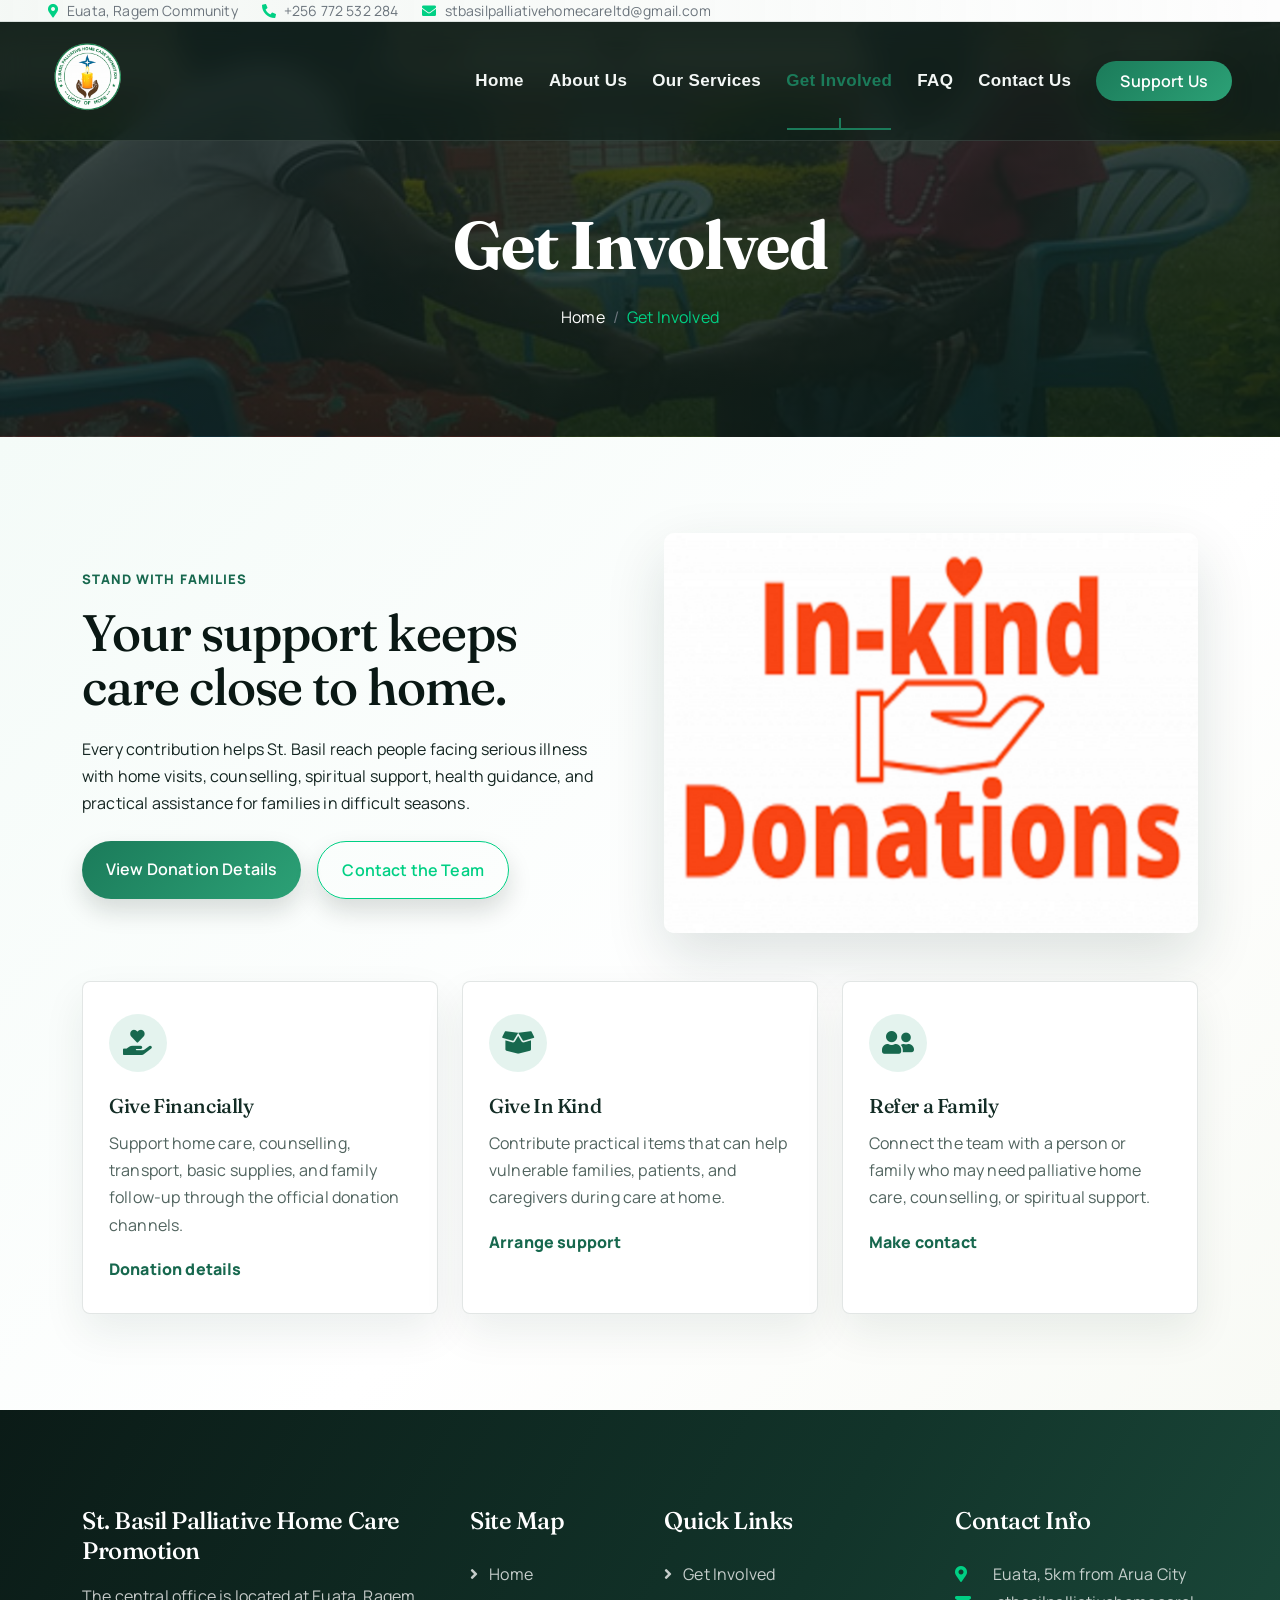
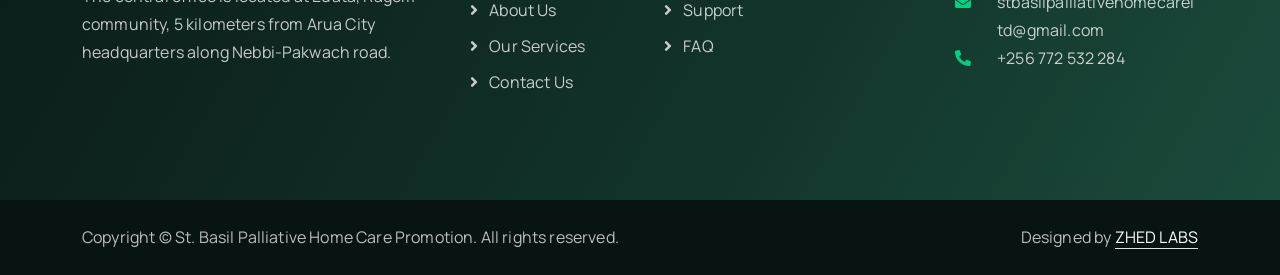
<file: public_html/Get-Involved.html>
<!DOCTYPE html>
<html lang="en">

<head>
    <meta charset="utf-8">
    <title>Get Involved with St. Basil Palliative Home Care</title>
    <meta content="width=device-width, initial-scale=1.0" name="viewport">
    <meta name="keywords" content="St. Basil Palliative Home Care Promotion, St Basil, palliative care Uganda, palliative home care Arua, home care Uganda, counselling, spiritual support, vulnerable families, Euata, Ragem Community, Arua City">
    <meta name="description" content="Support St. Basil Palliative Home Care Promotion through donations, in-kind support, referrals, and partnership for vulnerable families in Uganda.">
    <link rel="canonical" href="https://stbasilpalliativehomecare.site/Get-Involved.html">
    <meta property="og:site_name" content="St. Basil Palliative Home Care Promotion">
    <meta property="og:title" content="Get Involved with St. Basil Palliative Home Care">
    <meta property="og:description" content="Support St. Basil Palliative Home Care Promotion through donations, in-kind support, referrals, and partnership for vulnerable families in Uganda.">
    <meta property="og:url" content="https://stbasilpalliativehomecare.site/Get-Involved.html">
    <meta property="og:type" content="website">
    <meta property="og:image" content="https://stbasilpalliativehomecare.site/img/official-logo.png">
    <meta name="twitter:card" content="summary_large_image">
    <meta name="twitter:title" content="Get Involved with St. Basil Palliative Home Care">
    <meta name="twitter:description" content="Support St. Basil Palliative Home Care Promotion through donations, in-kind support, referrals, and partnership for vulnerable families in Uganda.">
    <meta name="twitter:image" content="https://stbasilpalliativehomecare.site/img/official-logo.png">
    <link href="img/official-logo.png" rel="icon">
<link rel="preconnect" href="https://fonts.googleapis.com">
    <link rel="preconnect" href="https://fonts.gstatic.com" crossorigin>
    <link href="https://fonts.googleapis.com/css2?family=Fraunces:opsz,wght@9..144,400..900&family=Manrope:wght@300..800&display=swap" rel="stylesheet">
    <link rel="stylesheet" href="https://use.fontawesome.com/releases/v5.15.4/css/all.css">
    <link href="https://cdn.jsdelivr.net/npm/bootstrap-icons@1.4.1/font/bootstrap-icons.css" rel="stylesheet">
    <link rel="stylesheet" href="lib/animate/animate.min.css">
    <link href="lib/lightbox/css/lightbox.min.css" rel="stylesheet">
    <link href="lib/owlcarousel/assets/owl.carousel.min.css" rel="stylesheet">
    <link href="css/bootstrap.min.css" rel="stylesheet">
    <link href="css/style.css?v=20260610-nav2" rel="stylesheet">

    <script type="application/ld+json">
{
    "@context":  "https://schema.org",
    "@graph":  [
                   {
                       "@type":  "NGO",
                       "@id":  "https://stbasilpalliativehomecare.site/#organization",
                       "name":  "St. Basil Palliative Home Care Promotion",
                       "alternateName":  [
                                             "St Basil Palliative Home Care",
                                             "St. Basil Palliative Home Care"
                                         ],
                       "url":  "https://stbasilpalliativehomecare.site/",
                       "logo":  "https://stbasilpalliativehomecare.site/img/official-logo.png",
                       "image":  "https://stbasilpalliativehomecare.site/img/official-logo.png",
                       "email":  "stbasilpalliativehomecareltd@gmail.com",
                       "telephone":  "+256772532284",
                       "address":  {
                                       "@type":  "PostalAddress",
                                       "streetAddress":  "Euata, Ragem Community",
                                       "addressLocality":  "Arua",
                                       "addressCountry":  "UG"
                                   },
                       "areaServed":  {
                                          "@type":  "Country",
                                          "name":  "Uganda"
                                      },
                       "nonprofitStatus":  "NonprofitType",
                       "description":  "St. Basil Palliative Home Care Promotion provides compassionate palliative home care, counselling, spiritual support, education, and family assistance in Arua, Uganda."
                   },
                   {
                       "@type":  "WebSite",
                       "@id":  "https://stbasilpalliativehomecare.site/#website",
                       "url":  "https://stbasilpalliativehomecare.site/",
                       "name":  "St. Basil Palliative Home Care Promotion",
                       "publisher":  {
                                         "@id":  "https://stbasilpalliativehomecare.site/#organization"
                                     },
                       "inLanguage":  "en"
                   },
                   {
                       "@type":  "WebPage",
                       "@id":  "https://stbasilpalliativehomecare.site/Get-Involved.html#webpage",
                       "url":  "https://stbasilpalliativehomecare.site/Get-Involved.html",
                       "name":  "Get Involved with St. Basil Palliative Home Care",
                       "description":  "Support St. Basil Palliative Home Care Promotion through donations, in-kind support, referrals, and partnership for vulnerable families in Uganda.",
                       "isPartOf":  {
                                        "@id":  "https://stbasilpalliativehomecare.site/#website"
                                    },
                       "about":  {
                                     "@id":  "https://stbasilpalliativehomecare.site/#organization"
                                 },
                       "inLanguage":  "en"
                   },
                   {
                       "@type":  "BreadcrumbList",
                       "@id":  "https://stbasilpalliativehomecare.site/Get-Involved.html#breadcrumb",
                       "itemListElement":  [
                                               {
                                                   "@type":  "ListItem",
                                                   "position":  1,
                                                   "name":  "Home",
                                                   "item":  "https://stbasilpalliativehomecare.site/"
                                               },
                                               {
                                                   "@type":  "ListItem",
                                                   "position":  2,
                                                   "name":  "Get Involved",
                                                   "item":  "https://stbasilpalliativehomecare.site/Get-Involved.html"
                                               }
                                           ]
                   }
               ]
}
    </script>
</head>

<body>
    <div class="container-fluid topbar bg-light px-5 d-none d-lg-block">
        <div class="row gx-0 align-items-center">
            <div class="col-lg-8 text-center text-lg-start mb-2 mb-lg-0">
                <div class="d-flex flex-wrap">
                    <a href="#" class="text-muted small me-4"><i class="fas fa-map-marker-alt text-primary me-2"></i>Euata, Ragem Community</a>
                    <a href="tel:+256772532284" class="text-muted small me-4"><i class="fas fa-phone-alt text-primary me-2"></i>+256 772 532 284</a>
                    <a href="mailto:stbasilpalliativehomecareltd@gmail.com" class="text-muted small me-0"><i class="fas fa-envelope text-primary me-2"></i>stbasilpalliativehomecareltd@gmail.com</a>
                </div>
            </div>
        </div>
    </div>

    <div class="container-fluid position-relative p-0">
        <nav class="navbar navbar-expand-lg navbar-light px-4 px-lg-5 py-3 py-lg-0">
            <a href="index.html" class="navbar-brand p-0">
                <img src="img/official-logo.png" alt="St. Basil Palliative Home Care Promotion logo">
            </a>
            <button class="navbar-toggler" type="button" data-bs-toggle="collapse" data-bs-target="#navbarCollapse">
                <span class="fa fa-bars"></span>
            </button>
            <div class="collapse navbar-collapse" id="navbarCollapse">
                <div class="navbar-nav ms-auto py-0">
                    <a href="index.html" class="nav-item nav-link">Home</a>
                    <a href="About-Us.html" class="nav-item nav-link">About Us</a>
                    <a href="Services.html" class="nav-item nav-link">Our Services</a>
                    <a href="Get-Involved.html" class="nav-item nav-link active">Get Involved</a>
                    <a href="Faq.html" class="nav-item nav-link">FAQ</a>
                    <a href="contact.html" class="nav-item nav-link">Contact Us</a>
                </div>
                    <a href="Donate.html" class="btn btn-primary rounded-pill py-2 px-4 my-3 my-lg-0 flex-shrink-0">Support Us</a>
            </div>
        </nav>

        <div class="container-fluid bg-breadcrumb">
            <div class="container text-center py-5" style="max-width: 900px;">
                <h4 class="text-white display-4 mb-4 wow fadeInDown" data-wow-delay="0.1s">Get Involved</h4>
                <ol class="breadcrumb d-flex justify-content-center mb-0 wow fadeInDown" data-wow-delay="0.3s">
                    <li class="breadcrumb-item"><a href="index.html">Home</a></li>
                    <li class="breadcrumb-item active text-primary">Get Involved</li>
                </ol>
            </div>
        </div>
    </div>

    <main>
        <section class="get-involved-page py-5">
            <div class="container py-5">
                <div class="row align-items-center g-5 mb-5">
                    <div class="col-lg-6">
                        <span class="section-kicker">Stand with families</span>
                        <h1 class="section-title">Your support keeps care close to home.</h1>
                        <p>Every contribution helps St. Basil reach people facing serious illness with home visits, counselling, spiritual support, health guidance, and practical assistance for families in difficult seasons.</p>
                        <div class="d-flex flex-wrap gap-3 mt-4">
                            <a href="Donate.html" class="btn btn-primary rounded-pill px-4 py-3">View Donation Details</a>
                            <a href="contact.html" class="btn btn-outline-primary rounded-pill px-4 py-3">Contact the Team</a>
                        </div>
                    </div>
                    <div class="col-lg-6">
                        <img class="img-fluid rounded service-hero-image" src="img/Inkind.png" alt="In-kind support for St. Basil">
                    </div>
                </div>

                <div class="row g-4">
                    <div class="col-md-4">
                        <div class="involved-card">
                            <i class="fas fa-hand-holding-heart"></i>
                            <h3>Give Financially</h3>
                            <p>Support home care, counselling, transport, basic supplies, and family follow-up through the official donation channels.</p>
                            <a href="Donate.html">Donation details</a>
                        </div>
                    </div>
                    <div class="col-md-4">
                        <div class="involved-card">
                            <i class="fas fa-box-open"></i>
                            <h3>Give In Kind</h3>
                            <p>Contribute practical items that can help vulnerable families, patients, and caregivers during care at home.</p>
                            <a href="contact.html">Arrange support</a>
                        </div>
                    </div>
                    <div class="col-md-4">
                        <div class="involved-card">
                            <i class="fas fa-user-friends"></i>
                            <h3>Refer a Family</h3>
                            <p>Connect the team with a person or family who may need palliative home care, counselling, or spiritual support.</p>
                            <a href="contact.html">Make contact</a>
                        </div>
                    </div>
                </div>
            </div>
        </section>
    </main>

    <footer class="container-fluid footer py-5 wow fadeIn" data-wow-delay="0.2s">
        <div class="container py-5 border-start-0 border-end-0">
            <div class="row g-5">
                <div class="col-md-6 col-lg-6 col-xl-4">
                    <div class="footer-item">
                        <a href="index.html" class="p-0"><h4 class="text-white">St. Basil Palliative Home Care Promotion</h4></a>
                        <p class="mb-4">The central office is located at Euata, Ragem community, 5 kilometers from Arua City headquarters along Nebbi-Pakwach road.</p>
                    </div>
                </div>
                <div class="col-md-6 col-lg-6 col-xl-2">
                    <div class="footer-item">
                        <h4 class="text-white mb-4">Site Map</h4>
                        <a href="index.html"><i class="fas fa-angle-right me-2"></i> Home</a>
                        <a href="About-Us.html"><i class="fas fa-angle-right me-2"></i> About Us</a>
                        <a href="Services.html"><i class="fas fa-angle-right me-2"></i> Our Services</a>
                        <a href="contact.html"><i class="fas fa-angle-right me-2"></i> Contact Us</a>
                    </div>
                </div>
                <div class="col-md-6 col-lg-6 col-xl-3">
                    <div class="footer-item">
                        <h4 class="text-white mb-4">Quick Links</h4>
                        <a href="Get-Involved.html"><i class="fas fa-angle-right me-2"></i> Get Involved</a>
                        <a href="Donate.html"><i class="fas fa-angle-right me-2"></i> Support</a>
                        <a href="Faq.html"><i class="fas fa-angle-right me-2"></i> FAQ</a>
                    </div>
                </div>
                <div class="col-md-6 col-lg-6 col-xl-3">
                    <div class="footer-item">
                        <h4 class="text-white mb-4">Contact Info</h4>
                        <div class="d-flex align-items-center"><i class="fas fa-map-marker-alt text-primary me-3"></i><p class="text-white mb-0">Euata, 5km from Arua City</p></div>
                        <div class="d-flex align-items-center"><i class="fas fa-envelope text-primary me-3"></i><p class="text-white mb-0">stbasilpalliativehomecareltd@gmail.com</p></div>
                        <div class="d-flex align-items-center"><i class="fa fa-phone-alt text-primary me-3"></i><p class="text-white mb-0">+256 772 532 284</p></div>
                    </div>
                </div>
            </div>
        </div>
    </footer>

    <div class="container-fluid copyright py-4">
        <div class="container">
            <div class="row g-4 align-items-center">
                <div class="col-md-6 text-center text-md-start mb-md-0"><p class="mb-0">Copyright &copy; St. Basil Palliative Home Care Promotion. All rights reserved.</p></div>
                <div class="col-md-6 text-center text-md-end text-body">Designed by <a class="border-bottom text-white" href="#" target="_blank" rel="noopener">ZHED LABS</a></div>
            </div>
        </div>
    </div>

    <a href="#" class="btn btn-primary btn-lg-square rounded-circle back-to-top" aria-label="Back to top"><i class="fa fa-arrow-up"></i></a>
    <script src="https://ajax.googleapis.com/ajax/libs/jquery/3.6.4/jquery.min.js"></script>
    <script src="https://cdn.jsdelivr.net/npm/bootstrap@5.0.0/dist/js/bootstrap.bundle.min.js"></script>
    <script src="lib/wow/wow.min.js"></script>
    <script src="lib/easing/easing.min.js"></script>
    <script src="lib/waypoints/waypoints.min.js"></script>
    <script src="lib/counterup/counterup.min.js"></script>
    <script src="lib/lightbox/js/lightbox.min.js"></script>
    <script src="lib/owlcarousel/owl.carousel.min.js"></script>
    <script src="js/main.js"></script>
</body>

</html>
</file>
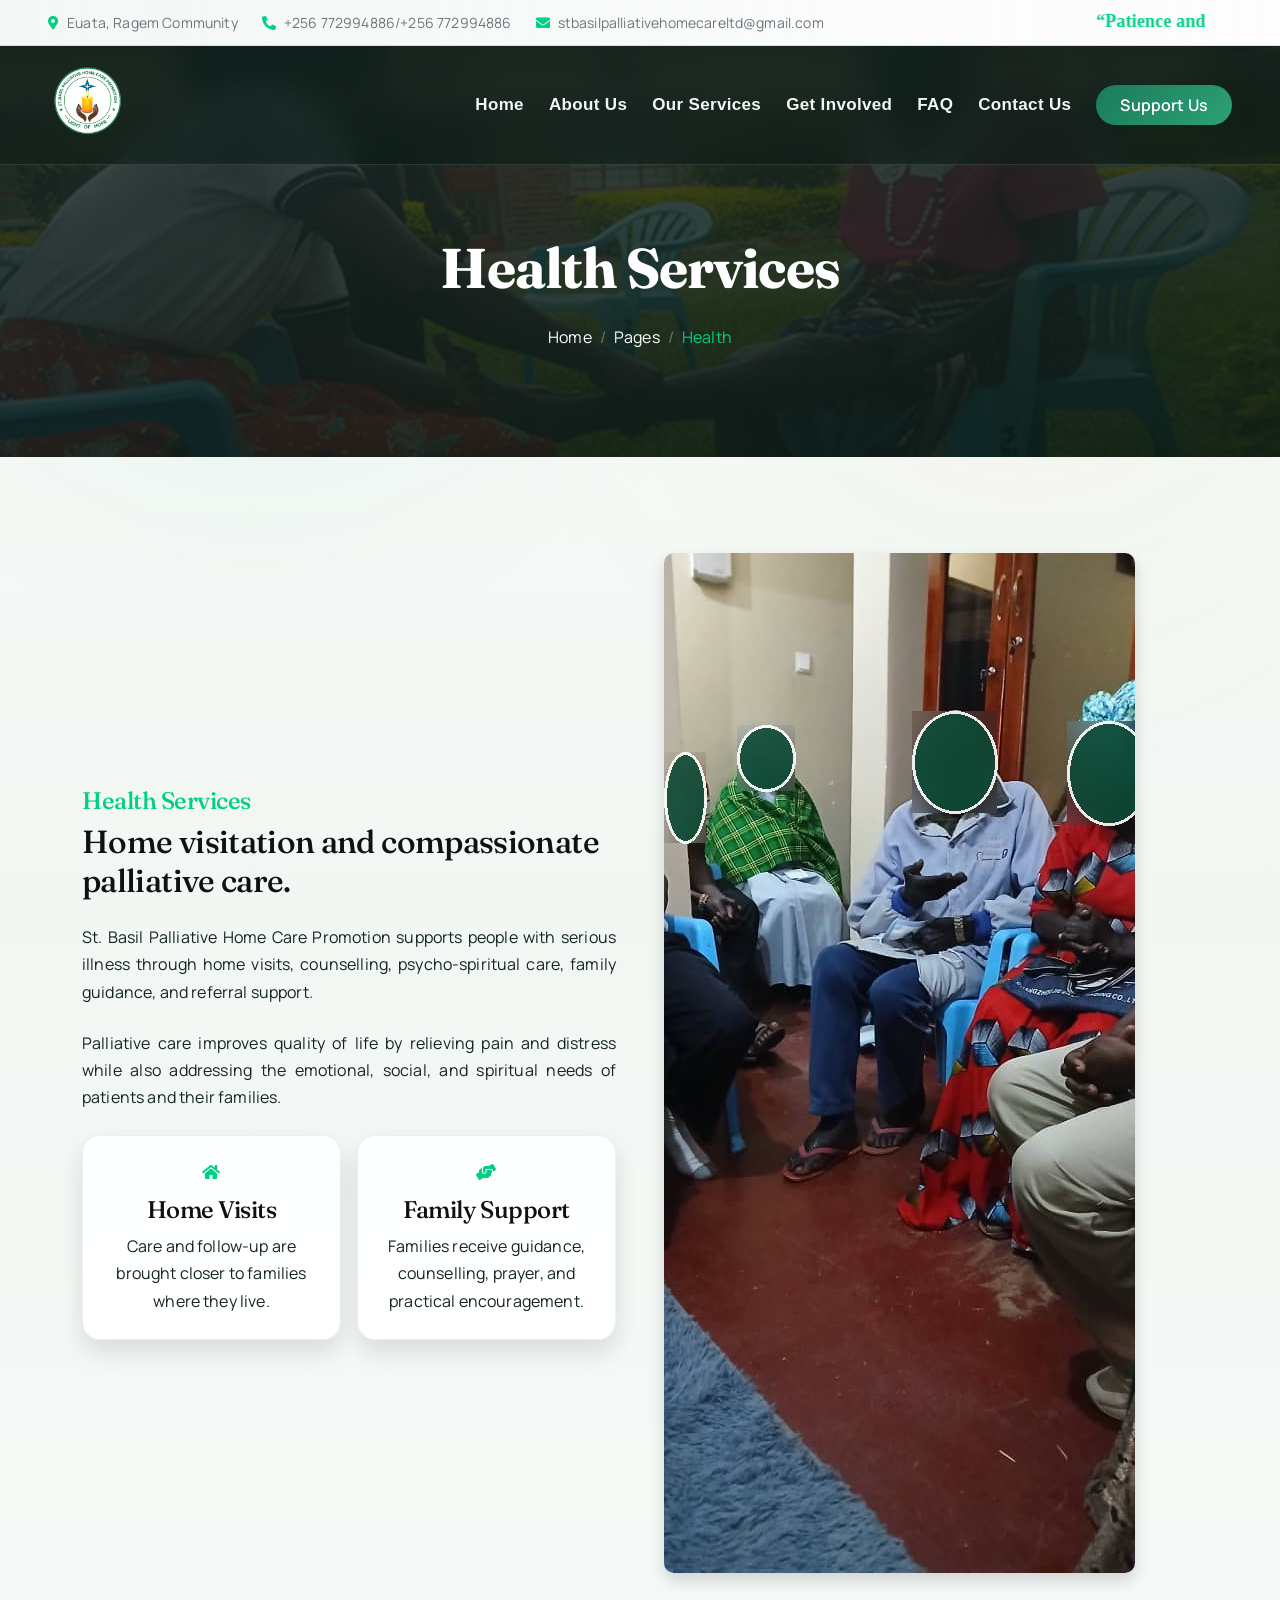
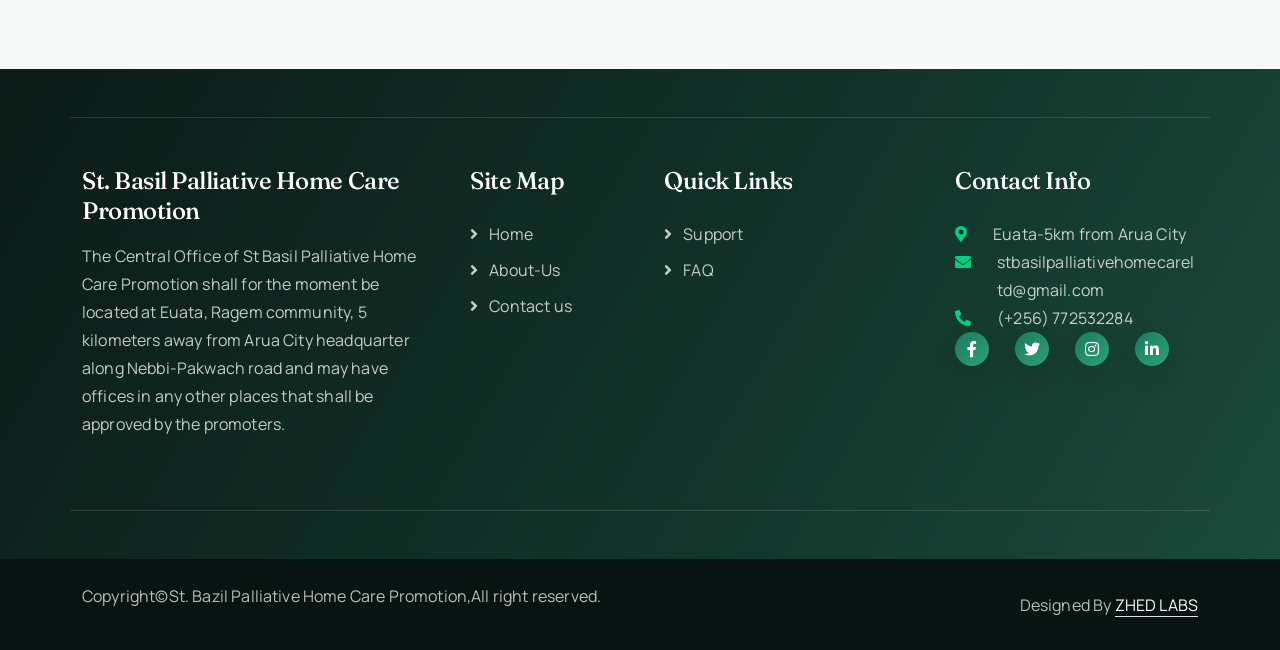
<file: public_html/Health.html>
<!DOCTYPE html>
<html lang="en">

    <head>
        <meta charset="utf-8">
        <title>Palliative Health Care Services | St. Basil</title>
        <meta content="width=device-width, initial-scale=1.0" name="viewport">
        <meta name="keywords" content="St. Basil Palliative Home Care Promotion, St Basil, palliative care Uganda, palliative home care Arua, home care Uganda, counselling, spiritual support, vulnerable families, Euata, Ragem Community, Arua City">
        <meta name="description" content="Health services from St. Basil Palliative Home Care Promotion include home care, referrals, counselling, and support for people with serious illness.">
    <link rel="canonical" href="https://stbasilpalliativehomecare.site/Health.html">
    <meta property="og:site_name" content="St. Basil Palliative Home Care Promotion">
    <meta property="og:title" content="Palliative Health Care Services | St. Basil">
    <meta property="og:description" content="Health services from St. Basil Palliative Home Care Promotion include home care, referrals, counselling, and support for people with serious illness.">
    <meta property="og:url" content="https://stbasilpalliativehomecare.site/Health.html">
    <meta property="og:type" content="website">
    <meta property="og:image" content="https://stbasilpalliativehomecare.site/img/official-logo.png">
    <meta name="twitter:card" content="summary_large_image">
    <meta name="twitter:title" content="Palliative Health Care Services | St. Basil">
    <meta name="twitter:description" content="Health services from St. Basil Palliative Home Care Promotion include home care, referrals, counselling, and support for people with serious illness.">
    <meta name="twitter:image" content="https://stbasilpalliativehomecare.site/img/official-logo.png">
    <link href="img/official-logo.png" rel="icon">
          <!-- Favicon -->
<!-- Google Web Fonts -->
        <link rel="preconnect" href="https://fonts.googleapis.com">
        <link rel="preconnect" href="https://fonts.gstatic.com" crossorigin>
        <link href="https://fonts.googleapis.com/css2?family=Fraunces:opsz,wght@9..144,400..900&family=Manrope:wght@300..800&display=swap" rel="stylesheet"> 

        <!-- Icon Font Stylesheet -->
        <link rel="stylesheet" href="https://use.fontawesome.com/releases/v5.15.4/css/all.css"/>
        <link href="https://cdn.jsdelivr.net/npm/bootstrap-icons@1.4.1/font/bootstrap-icons.css" rel="stylesheet">

        <!-- Libraries Stylesheet -->
        <link rel="stylesheet" href="lib/animate/animate.min.css"/>
        <link href="lib/lightbox/css/lightbox.min.css" rel="stylesheet">
        <link href="lib/owlcarousel/assets/owl.carousel.min.css" rel="stylesheet">


        <!-- Customized Bootstrap Stylesheet -->
        <link href="css/bootstrap.min.css" rel="stylesheet">

        <!-- Template Stylesheet -->
        <link href="css/style.css?v=20260610-nav2" rel="stylesheet">
    
    <script type="application/ld+json">
{
    "@context":  "https://schema.org",
    "@graph":  [
                   {
                       "@type":  "NGO",
                       "@id":  "https://stbasilpalliativehomecare.site/#organization",
                       "name":  "St. Basil Palliative Home Care Promotion",
                       "alternateName":  [
                                             "St Basil Palliative Home Care",
                                             "St. Basil Palliative Home Care"
                                         ],
                       "url":  "https://stbasilpalliativehomecare.site/",
                       "logo":  "https://stbasilpalliativehomecare.site/img/official-logo.png",
                       "image":  "https://stbasilpalliativehomecare.site/img/official-logo.png",
                       "email":  "stbasilpalliativehomecareltd@gmail.com",
                       "telephone":  "+256772532284",
                       "address":  {
                                       "@type":  "PostalAddress",
                                       "streetAddress":  "Euata, Ragem Community",
                                       "addressLocality":  "Arua",
                                       "addressCountry":  "UG"
                                   },
                       "areaServed":  {
                                          "@type":  "Country",
                                          "name":  "Uganda"
                                      },
                       "nonprofitStatus":  "NonprofitType",
                       "description":  "St. Basil Palliative Home Care Promotion provides compassionate palliative home care, counselling, spiritual support, education, and family assistance in Arua, Uganda."
                   },
                   {
                       "@type":  "WebSite",
                       "@id":  "https://stbasilpalliativehomecare.site/#website",
                       "url":  "https://stbasilpalliativehomecare.site/",
                       "name":  "St. Basil Palliative Home Care Promotion",
                       "publisher":  {
                                         "@id":  "https://stbasilpalliativehomecare.site/#organization"
                                     },
                       "inLanguage":  "en"
                   },
                   {
                       "@type":  "WebPage",
                       "@id":  "https://stbasilpalliativehomecare.site/Health.html#webpage",
                       "url":  "https://stbasilpalliativehomecare.site/Health.html",
                       "name":  "Palliative Health Care Services | St. Basil",
                       "description":  "Health services from St. Basil Palliative Home Care Promotion include home care, referrals, counselling, and support for people with serious illness.",
                       "isPartOf":  {
                                        "@id":  "https://stbasilpalliativehomecare.site/#website"
                                    },
                       "about":  {
                                     "@id":  "https://stbasilpalliativehomecare.site/#organization"
                                 },
                       "inLanguage":  "en"
                   },
                   {
                       "@type":  "BreadcrumbList",
                       "@id":  "https://stbasilpalliativehomecare.site/Health.html#breadcrumb",
                       "itemListElement":  [
                                               {
                                                   "@type":  "ListItem",
                                                   "position":  1,
                                                   "name":  "Home",
                                                   "item":  "https://stbasilpalliativehomecare.site/"
                                               },
                                               {
                                                   "@type":  "ListItem",
                                                   "position":  2,
                                                   "name":  "Health",
                                                   "item":  "https://stbasilpalliativehomecare.site/Health.html"
                                               }
                                           ]
                   }
               ]
}
    </script>
</head>

    <body>

        <!-- Spinner Start 
        <div id="spinner" class="show bg-white position-fixed translate-middle w-100 vh-100 top-50 start-50 d-flex align-items-center justify-content-center">
            <div class="spinner-border text-primary" style="width: 3rem; height: 3rem;" role="status">
                <span class="sr-only">Loading...</span>
            </div>
        </div>
         -->

        <!-- Topbar Start -->
        <div class="container-fluid topbar bg-light px-5 d-none d-lg-block">
            <div class="row gx-0 align-items-center">
                <div class="col-lg-8 text-center text-lg-start mb-2 mb-lg-0">
                    <div class="d-flex flex-wrap">
                        <a href="#" class="text-muted small me-4"><i class="fas fa-map-marker-alt text-primary me-2"></i>Euata, Ragem Community</a>
                        <a href="tel:+256 772994886" class="text-muted small me-4"><i class="fas fa-phone-alt text-primary me-2"></i>+256 772994886/+256 772994886</a>
                        <a href="mailto:stbasilpalliativehomecareltd@gmail.com" class="text-muted small me-0"><i class="fas fa-envelope text-primary me-2"></i>stbasilpalliativehomecareltd@gmail.com</a>
                    </div>
                </div>
                <div class="col-lg-4 text-center text-lg-end">
                    <div class="d-inline-flex align-items-center" style="height: 45px;">
                        <a href="#"><small class="me-3 text-dark"><i class="fa fa-thumb-up text-primary me-2"><marquee behavior="scroll" direction="left" scrollamount="04" ><font size="4px">“Patience and Perseverance Pays.”</font></marquee></i></small></a>
                        
                    </div>
                </div>
            </div>
        </div>
        <!-- Topbar End -->

     
       <!-- Navbar & Hero Start -->
        <div class="container-fluid position-relative p-0">
            <nav class="navbar navbar-expand-lg navbar-light px-4 px-lg-5 py-3 py-lg-0">
                <a href="index.html" class="navbar-brand p-0">
                    <!--<h1 class="text-primary"><i class="fas fa-search-dollar me-3"></i>Sbphcp</h1>-->
                    <img src="img/official-logo.png" alt="St. Basil Palliative Home Care Promotion logo"> 
                </a>
                <button class="navbar-toggler" type="button" data-bs-toggle="collapse" data-bs-target="#navbarCollapse">
                    <span class="fa fa-bars"></span>
                </button>
                <div class="collapse navbar-collapse" id="navbarCollapse">
                    <div class="navbar-nav ms-auto py-0">
                        <a href="index.html" class="nav-item nav-link">Home</a>
                        <a href="About-Us.html" class="nav-item nav-link">About Us</a>
                        <a href="Services.html" class="nav-item nav-link">Our Services</a>
                        <a href="Get-Involved.html" class="nav-item nav-link">Get Involved</a>
                        <a href="Faq.html" class="nav-item nav-link">FAQ</a>
                        <a href="contact.html" class="nav-item nav-link">Contact Us</a>
                    </div>
                    <a href="Donate.html" class="btn btn-primary rounded-pill py-2 px-4 my-3 my-lg-0 flex-shrink-0">Support Us</a>
                </div>
            </nav>

            <!-- Header Start -->
            <div class="container-fluid bg-breadcrumb">
                <div class="container text-center py-5" style="max-width: 900px;">
                    <h1 class="text-white display-4 mb-4 wow fadeInDown" data-wow-delay="0.1s">Health Services</h1>
                    <ol class="breadcrumb d-flex justify-content-center mb-0 wow fadeInDown" data-wow-delay="0.3s">
                        <li class="breadcrumb-item"><a href="index.html">Home</a></li>
                        <li class="breadcrumb-item"><a href="#">Pages</a></li>
                        <li class="breadcrumb-item active text-primary">Health</li>
                    </ol>    
                </div>
            </div>
            <!-- Header End -->
        </div>
        <!-- Navbar & Hero End -->


              <!-- Features Start -->
        <div class="container-fluid feature py-5">
            <div class="container py-5">
                <div class="row g-5 align-items-center">
                    <div class="col-lg-6 wow fadeInLeft" data-wow-delay="0.2s">
                        <h4 class="text-primary">Health Services</h4>
                        <h2 class="mb-4">Home visitation and compassionate palliative care.</h2>
                        <p class="mb-4" style="text-align: justify;">St. Basil Palliative Home Care Promotion supports people with serious illness through home visits, counselling, psycho-spiritual care, family guidance, and referral support.</p>
                        <p class="mb-4" style="text-align: justify;">Palliative care improves quality of life by relieving pain and distress while also addressing the emotional, social, and spiritual needs of patients and their families.</p>
                        <div class="row g-3">
                            <div class="col-sm-6">
                                <div class="feature-item p-4 h-100">
                                    <i class="fas fa-home text-primary mb-3"></i>
                                    <h4>Home Visits</h4>
                                    <p class="mb-0">Care and follow-up are brought closer to families where they live.</p>
                                </div>
                            </div>
                            <div class="col-sm-6">
                                <div class="feature-item p-4 h-100">
                                    <i class="fas fa-hands-helping text-primary mb-3"></i>
                                    <h4>Family Support</h4>
                                    <p class="mb-0">Families receive guidance, counselling, prayer, and practical encouragement.</p>
                                </div>
                            </div>
                        </div>
                    </div>
                    <div class="col-lg-6 wow fadeInRight" data-wow-delay="0.2s">
                        <img src="img/home-visitation-redacted.jpg" class="img-fluid rounded shadow" alt="Home visitation with faces covered for privacy">
                    </div>
                </div>
            </div>
        </div>
        <!-- Features End -->

           <!-- Footer Start -->
        <div class="container-fluid footer py-5 wow fadeIn" data-wow-delay="0.2s">
            <div class="container py-5 border-start-0 border-end-0" style="border: 1px solid; border-color: rgb(255, 255, 255, 0.08);">
                <div class="row g-5">
                    <div class="col-md-6 col-lg-6 col-xl-4">
                        <div class="footer-item">
                            <a href="index.html" class="p-0">
                            <h4 class="text-white"></i>St. Basil Palliative Home Care Promotion</h4>
                           
                            </a>
                            <p class="mb-4">The Central Office of St Basil Palliative Home Care Promotion shall for the moment be located at Euata, Ragem community, 5 kilometers away from Arua City headquarter along Nebbi-Pakwach road and may have offices in any other places that shall be approved by the promoters. </p>
                            <!--<div class="d-flex">
                                <a href="#" class="bg-primary d-flex rounded align-items-center py-2 px-3 me-2">
                                    <i class="fas fa-apple-alt text-white"></i>
                                    <div class="ms-3">
                                        <small class="text-white">Download on the</small>
                                        <h6 class="text-white">App Store</h6>
                                    </div>
                                </a>
                                <a href="#" class="bg-dark d-flex rounded align-items-center py-2 px-3 ms-2">
                                    <i class="fas fa-play text-primary"></i>
                                    <div class="ms-3">
                                        <small class="text-white">Get it on</small>
                                        <h6 class="text-white">Google Play</h6>
                                    </div>
                                </a>
                            </div>-->
                        </div>
                    </div>
                    <div class="col-md-6 col-lg-6 col-xl-2">
                        <div class="footer-item">
                            <h4 class="text-white mb-4">Site Map</h4>
                            <a href="index.html"><i class="fas fa-angle-right me-2"></i> Home</a>
                            <a href="About-Us.html"><i class="fas fa-angle-right me-2"></i> About-Us</a>
<a href="contact.html"><i class="fas fa-angle-right me-2"></i> Contact us</a>
                        </div>
                    </div>
                    <div class="col-md-6 col-lg-6 col-xl-3">
                        <div class="footer-item">
                            <h4 class="text-white mb-4">Quick Links</h4>
<a href="Donate.html"><i class="fas fa-angle-right me-2"></i> Support</a>
                            <a href="Faq.html"><i class="fas fa-angle-right me-2"></i> FAQ</a>
</div>
                    </div>
                    <div class="col-md-6 col-lg-6 col-xl-3">
                        <div class="footer-item">
                            <h4 class="text-white mb-4">Contact Info</h4>
                            <div class="d-flex align-items-center">
                                <i class="fas fa-map-marker-alt text-primary me-3"></i>
                                <p class="text-white mb-0">Euata-5km from Arua City</p>
                            </div>
                            <div class="d-flex align-items-center">
                                <i class="fas fa-envelope text-primary me-3"></i>
                                <p class="text-white mb-0">stbasilpalliativehomecareltd@gmail.com</p>
                            </div>
                            <div class="d-flex align-items-center">
                                <i class="fa fa-phone-alt text-primary me-3"></i>
                                <p class="text-white mb-0">(+256) 772532284</p>
                            </div>
                           
                            <div class="d-flex">
                                <a class="btn btn-primary btn-sm-square rounded-circle me-3" href="#"><i class="fab fa-facebook-f text-white"></i></a>
                                <a class="btn btn-primary btn-sm-square rounded-circle me-3" href="#"><i class="fab fa-twitter text-white"></i></a>
                                <a class="btn btn-primary btn-sm-square rounded-circle me-3" href="#"><i class="fab fa-instagram text-white"></i></a>
                                <a class="btn btn-primary btn-sm-square rounded-circle me-0" href="#"><i class="fab fa-linkedin-in text-white"></i></a>
                            </div>
                        </div>
                    </div>
                </div>
            </div>
        </div>
        <!-- Footer End -->
        
        <!-- Copyright Start -->
        <div class="container-fluid copyright py-4">
            <div class="container">
                <div class="row g-4 align-items-center">
                    <div class="col-md-6 text-center text-md-start mb-md-0">
                         <p>Copyright&copy;St. Bazil Palliative Home Care Promotion</a>,All right reserved.</p>
                    </div>
                    <div class="col-md-6 text-center text-md-end text-body">
                        <!--/*** This template is free as long as you keep the below author’s credit link/attribution link/backlink. ***/-->
                        <!--/*** If you'd like to use the template without the below author’s credit link/attribution link/backlink, ***/-->
                        <!--/*** you can purchase the Credit Removal License from "https://htmlcodex.com/credit-removal". ***/-->
                        Designed By <a class="border-bottom text-white" href="#" target="_blank">ZHED LABS</a> 
                    </div>
                </div>
            </div>
        </div>
        <!-- Copyright End -->


        <!-- Back to Top -->
        <a href="#" class="btn btn-primary btn-lg-square rounded-circle back-to-top"><i class="fa fa-arrow-up"></i></a>   

        
        <!-- JavaScript Libraries -->
        <script src="https://ajax.googleapis.com/ajax/libs/jquery/3.6.4/jquery.min.js"></script>
        <script src="https://cdn.jsdelivr.net/npm/bootstrap@5.0.0/dist/js/bootstrap.bundle.min.js"></script>
        <script src="lib/wow/wow.min.js"></script>
        <script src="lib/easing/easing.min.js"></script>
        <script src="lib/waypoints/waypoints.min.js"></script>
        <script src="lib/counterup/counterup.min.js"></script>
        <script src="lib/lightbox/js/lightbox.min.js"></script>
        <script src="lib/owlcarousel/owl.carousel.min.js"></script>
        

        <!-- Template Javascript -->
        <script src="js/main.js"></script>
    </body>

</html>
</file>
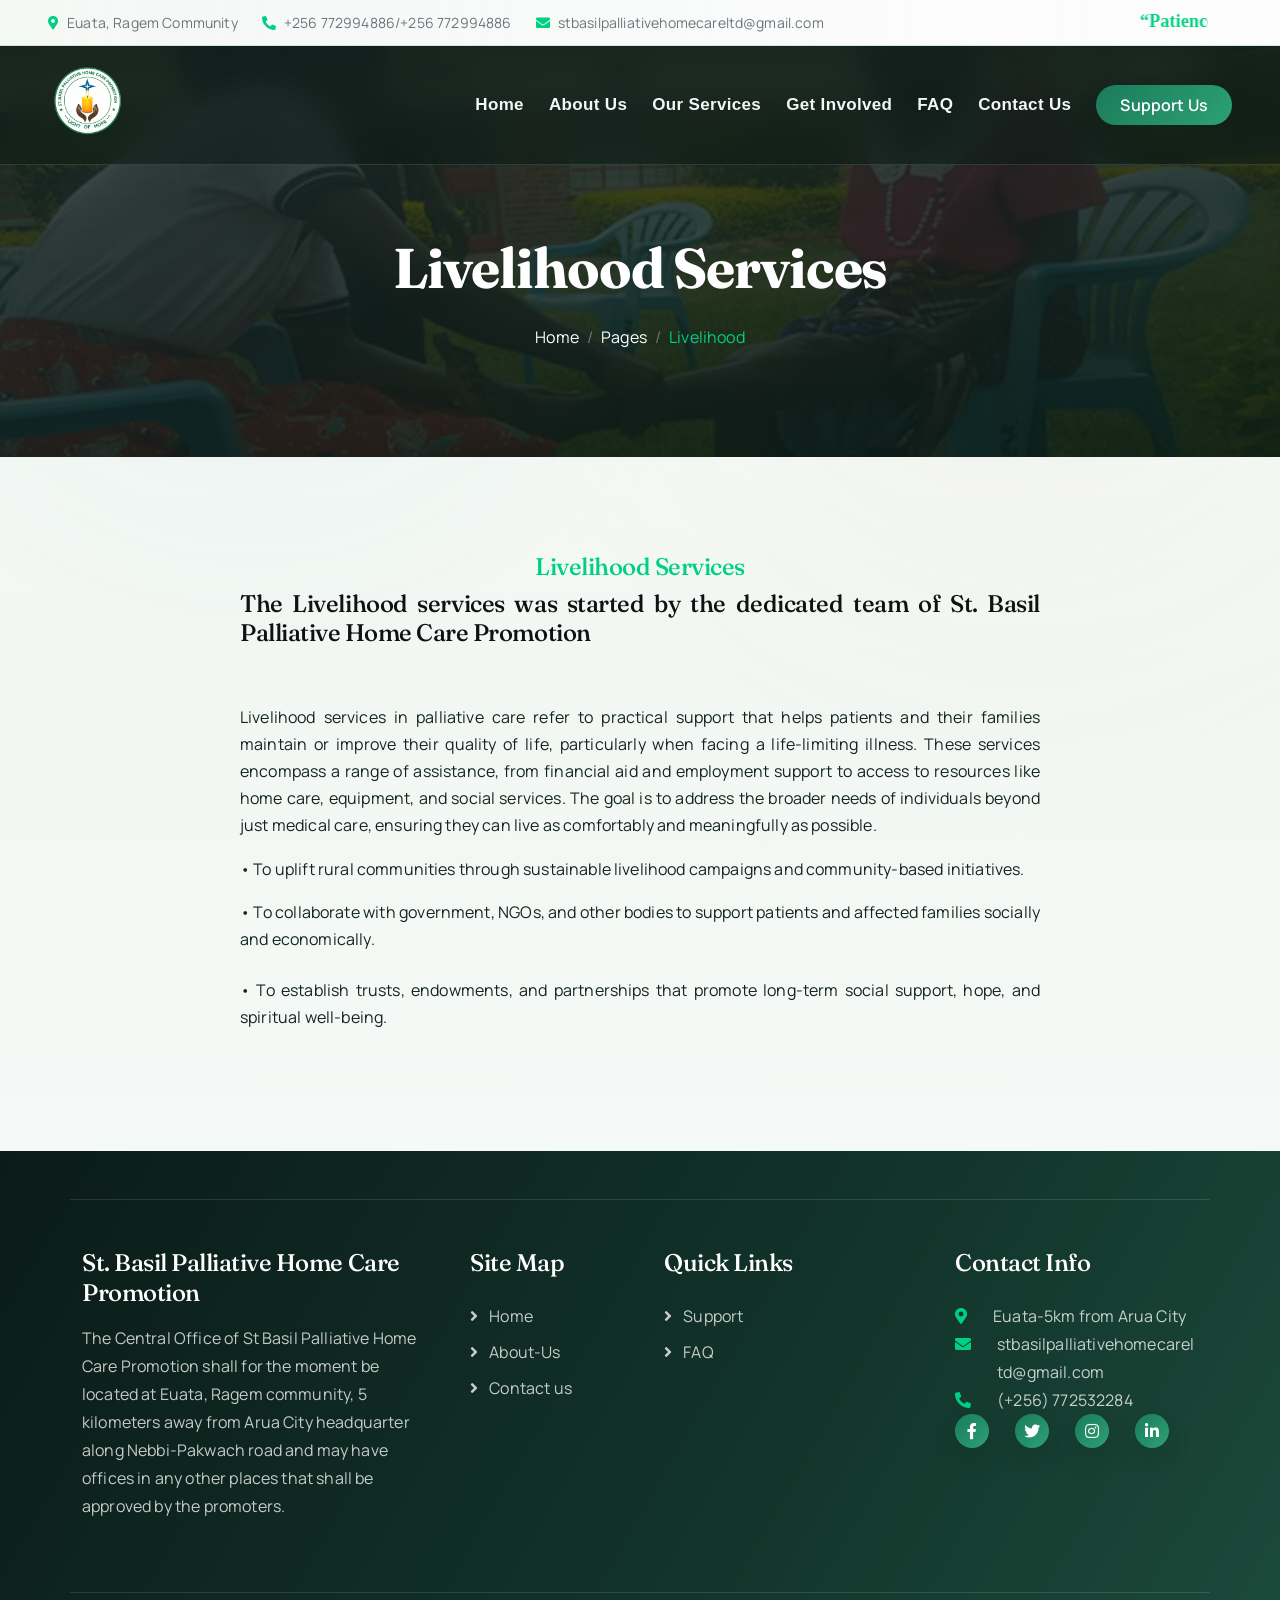
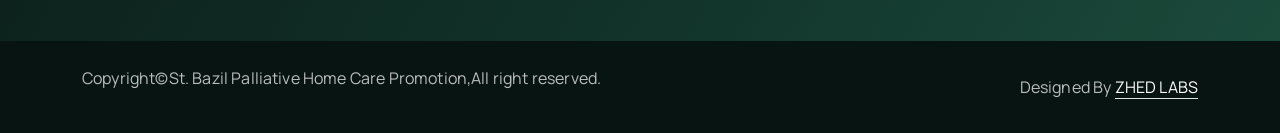
<file: public_html/Livelihood.html>
<!DOCTYPE html>
<html lang="en">

    <head>
        <meta charset="utf-8">
        <title>Livelihood Support | St. Basil Palliative Care</title>
        <meta content="width=device-width, initial-scale=1.0" name="viewport">
        <meta name="keywords" content="St. Basil Palliative Home Care Promotion, St Basil, palliative care Uganda, palliative home care Arua, home care Uganda, counselling, spiritual support, vulnerable families, Euata, Ragem Community, Arua City">
        <meta name="description" content="Livelihood support from St. Basil Palliative Home Care Promotion helps vulnerable families maintain dignity, stability, and practical wellbeing.">
    <link rel="canonical" href="https://stbasilpalliativehomecare.site/Livelihood.html">
    <meta property="og:site_name" content="St. Basil Palliative Home Care Promotion">
    <meta property="og:title" content="Livelihood Support | St. Basil Palliative Care">
    <meta property="og:description" content="Livelihood support from St. Basil Palliative Home Care Promotion helps vulnerable families maintain dignity, stability, and practical wellbeing.">
    <meta property="og:url" content="https://stbasilpalliativehomecare.site/Livelihood.html">
    <meta property="og:type" content="website">
    <meta property="og:image" content="https://stbasilpalliativehomecare.site/img/official-logo.png">
    <meta name="twitter:card" content="summary_large_image">
    <meta name="twitter:title" content="Livelihood Support | St. Basil Palliative Care">
    <meta name="twitter:description" content="Livelihood support from St. Basil Palliative Home Care Promotion helps vulnerable families maintain dignity, stability, and practical wellbeing.">
    <meta name="twitter:image" content="https://stbasilpalliativehomecare.site/img/official-logo.png">
    <link href="img/official-logo.png" rel="icon">
          <!-- Favicon -->
<!-- Google Web Fonts -->
        <link rel="preconnect" href="https://fonts.googleapis.com">
        <link rel="preconnect" href="https://fonts.gstatic.com" crossorigin>
        <link href="https://fonts.googleapis.com/css2?family=Fraunces:opsz,wght@9..144,400..900&family=Manrope:wght@300..800&display=swap" rel="stylesheet"> 

        <!-- Icon Font Stylesheet -->
        <link rel="stylesheet" href="https://use.fontawesome.com/releases/v5.15.4/css/all.css"/>
        <link href="https://cdn.jsdelivr.net/npm/bootstrap-icons@1.4.1/font/bootstrap-icons.css" rel="stylesheet">

        <!-- Libraries Stylesheet -->
        <link rel="stylesheet" href="lib/animate/animate.min.css"/>
        <link href="lib/lightbox/css/lightbox.min.css" rel="stylesheet">
        <link href="lib/owlcarousel/assets/owl.carousel.min.css" rel="stylesheet">


        <!-- Customized Bootstrap Stylesheet -->
        <link href="css/bootstrap.min.css" rel="stylesheet">

        <!-- Template Stylesheet -->
        <link href="css/style.css?v=20260610-nav2" rel="stylesheet">
    
    <script type="application/ld+json">
{
    "@context":  "https://schema.org",
    "@graph":  [
                   {
                       "@type":  "NGO",
                       "@id":  "https://stbasilpalliativehomecare.site/#organization",
                       "name":  "St. Basil Palliative Home Care Promotion",
                       "alternateName":  [
                                             "St Basil Palliative Home Care",
                                             "St. Basil Palliative Home Care"
                                         ],
                       "url":  "https://stbasilpalliativehomecare.site/",
                       "logo":  "https://stbasilpalliativehomecare.site/img/official-logo.png",
                       "image":  "https://stbasilpalliativehomecare.site/img/official-logo.png",
                       "email":  "stbasilpalliativehomecareltd@gmail.com",
                       "telephone":  "+256772532284",
                       "address":  {
                                       "@type":  "PostalAddress",
                                       "streetAddress":  "Euata, Ragem Community",
                                       "addressLocality":  "Arua",
                                       "addressCountry":  "UG"
                                   },
                       "areaServed":  {
                                          "@type":  "Country",
                                          "name":  "Uganda"
                                      },
                       "nonprofitStatus":  "NonprofitType",
                       "description":  "St. Basil Palliative Home Care Promotion provides compassionate palliative home care, counselling, spiritual support, education, and family assistance in Arua, Uganda."
                   },
                   {
                       "@type":  "WebSite",
                       "@id":  "https://stbasilpalliativehomecare.site/#website",
                       "url":  "https://stbasilpalliativehomecare.site/",
                       "name":  "St. Basil Palliative Home Care Promotion",
                       "publisher":  {
                                         "@id":  "https://stbasilpalliativehomecare.site/#organization"
                                     },
                       "inLanguage":  "en"
                   },
                   {
                       "@type":  "WebPage",
                       "@id":  "https://stbasilpalliativehomecare.site/Livelihood.html#webpage",
                       "url":  "https://stbasilpalliativehomecare.site/Livelihood.html",
                       "name":  "Livelihood Support | St. Basil Palliative Care",
                       "description":  "Livelihood support from St. Basil Palliative Home Care Promotion helps vulnerable families maintain dignity, stability, and practical wellbeing.",
                       "isPartOf":  {
                                        "@id":  "https://stbasilpalliativehomecare.site/#website"
                                    },
                       "about":  {
                                     "@id":  "https://stbasilpalliativehomecare.site/#organization"
                                 },
                       "inLanguage":  "en"
                   },
                   {
                       "@type":  "BreadcrumbList",
                       "@id":  "https://stbasilpalliativehomecare.site/Livelihood.html#breadcrumb",
                       "itemListElement":  [
                                               {
                                                   "@type":  "ListItem",
                                                   "position":  1,
                                                   "name":  "Home",
                                                   "item":  "https://stbasilpalliativehomecare.site/"
                                               },
                                               {
                                                   "@type":  "ListItem",
                                                   "position":  2,
                                                   "name":  "Livelihood",
                                                   "item":  "https://stbasilpalliativehomecare.site/Livelihood.html"
                                               }
                                           ]
                   }
               ]
}
    </script>
</head>

    <body>

        <!-- Spinner Start 
        <div id="spinner" class="show bg-white position-fixed translate-middle w-100 vh-100 top-50 start-50 d-flex align-items-center justify-content-center">
            <div class="spinner-border text-primary" style="width: 3rem; height: 3rem;" role="status">
                <span class="sr-only">Loading...</span>
            </div>
        </div>
         -->

        <!-- Topbar Start -->
        <div class="container-fluid topbar bg-light px-5 d-none d-lg-block">
            <div class="row gx-0 align-items-center">
                <div class="col-lg-8 text-center text-lg-start mb-2 mb-lg-0">
                    <div class="d-flex flex-wrap">
                        <a href="#" class="text-muted small me-4"><i class="fas fa-map-marker-alt text-primary me-2"></i>Euata, Ragem Community</a>
                        <a href="tel:+256 772994886" class="text-muted small me-4"><i class="fas fa-phone-alt text-primary me-2"></i>+256 772994886/+256 772994886</a>
                        <a href="mailto:stbasilpalliativehomecareltd@gmail.com" class="text-muted small me-0"><i class="fas fa-envelope text-primary me-2"></i>stbasilpalliativehomecareltd@gmail.com</a>
                    </div>
                </div>
                <div class="col-lg-4 text-center text-lg-end">
                    <div class="d-inline-flex align-items-center" style="height: 45px;">
                        <a href="#"><small class="me-3 text-dark"><i class="fa fa-thumb-up text-primary me-2"><marquee behavior="scroll" direction="left" scrollamount="04" ><font size="4px">“Patience and Perseverance Pays.”</font></marquee></i></small></a>
                        
                    </div>
                </div>
            </div>
        </div>
        <!-- Topbar End -->

       
       <!-- Navbar & Hero Start -->
        <div class="container-fluid position-relative p-0">
            <nav class="navbar navbar-expand-lg navbar-light px-4 px-lg-5 py-3 py-lg-0">
                <a href="index.html" class="navbar-brand p-0">
                    <!--<h1 class="text-primary"><i class="fas fa-search-dollar me-3"></i>Sbphcp</h1>-->
                    <img src="img/official-logo.png" alt="St. Basil Palliative Home Care Promotion logo"> 
                </a>
                <button class="navbar-toggler" type="button" data-bs-toggle="collapse" data-bs-target="#navbarCollapse">
                    <span class="fa fa-bars"></span>
                </button>
                <div class="collapse navbar-collapse" id="navbarCollapse">
                    <div class="navbar-nav ms-auto py-0">
                        <a href="index.html" class="nav-item nav-link">Home</a>
                        <a href="About-Us.html" class="nav-item nav-link">About Us</a>
                        <a href="Services.html" class="nav-item nav-link">Our Services</a>
                        <a href="Get-Involved.html" class="nav-item nav-link">Get Involved</a>
                        <a href="Faq.html" class="nav-item nav-link">FAQ</a>
                        <a href="contact.html" class="nav-item nav-link">Contact Us</a>
                    </div>
                    <a href="Donate.html" class="btn btn-primary rounded-pill py-2 px-4 my-3 my-lg-0 flex-shrink-0">Support Us</a>
                </div>
            </nav>

            <!-- Header Start -->
            <div class="container-fluid bg-breadcrumb">
                <div class="container text-center py-5" style="max-width: 900px;">
                    <h1 class="text-white display-4 mb-4 wow fadeInDown" data-wow-delay="0.1s">Livelihood Services</h1>
                    <ol class="breadcrumb d-flex justify-content-center mb-0 wow fadeInDown" data-wow-delay="0.3s">
                        <li class="breadcrumb-item"><a href="index.html">Home</a></li>
                        <li class="breadcrumb-item"><a href="#">Pages</a></li>
                        <li class="breadcrumb-item active text-primary">Livelihood</li>
                    </ol>    
                </div>
            </div>
            <!-- Header End -->
        </div>
        <!-- Navbar & Hero End -->


         <!-- Features Start -->
        <div class="container-fluid feature py-5">
            <div class="container py-5">
                <div class="text-center mx-auto pb-5 wow fadeInUp" data-wow-delay="0.2s" style="max-width: 800px;">
                    <div class="text-center mx-auto pb-5 wow fadeInUp" data-wow-delay="0.2s" style="max-width: 800px;">
                    <h4 class="text-primary">Livelihood Services </h4>
                    <h4 style="text-align: justify;">The Livelihood services was started by the dedicated team of St. Basil Palliative Home Care Promotion</h4>
                    
                </div>

                    <p style="text-align: justify;">Livelihood services in palliative care refer to practical support that helps patients and their families maintain or improve their quality of life, particularly when facing a life-limiting illness. These services encompass a range of assistance, from financial aid and employment support to access to resources like home care, equipment, and social services. The goal is to address the broader needs of individuals beyond just medical care, ensuring they can live as comfortably and meaningfully as possible. </p>
                    
                      <p style="text-align: justify;">• To uplift rural communities through sustainable livelihood campaigns and community-based initiatives.</p>

                                       <p class="mb-0" style="text-align: justify;">• To collaborate with government, NGOs, and other bodies to support patients and affected families socially and economically.</p>
                                       
                                        <br> 

                                         <p class="mb-0" style="text-align: justify;">• To establish trusts, endowments, and partnerships that promote long-term social support, hope, and spiritual well-being. </p>
                                        

                </div>
                <div class="row g-4">

                </div>
            </div>
        </div>
        <!-- Features End -->


           <!-- Footer Start -->
        <div class="container-fluid footer py-5 wow fadeIn" data-wow-delay="0.2s">
            <div class="container py-5 border-start-0 border-end-0" style="border: 1px solid; border-color: rgb(255, 255, 255, 0.08);">
                <div class="row g-5">
                    <div class="col-md-6 col-lg-6 col-xl-4">
                        <div class="footer-item">
                            <a href="index.html" class="p-0">
                            <h4 class="text-white"></i>St. Basil Palliative Home Care Promotion</h4>
                           
                            </a>
                            <p class="mb-4">The Central Office of St Basil Palliative Home Care Promotion shall for the moment be located at Euata, Ragem community, 5 kilometers away from Arua City headquarter along Nebbi-Pakwach road and may have offices in any other places that shall be approved by the promoters. </p>
                            <!--<div class="d-flex">
                                <a href="#" class="bg-primary d-flex rounded align-items-center py-2 px-3 me-2">
                                    <i class="fas fa-apple-alt text-white"></i>
                                    <div class="ms-3">
                                        <small class="text-white">Download on the</small>
                                        <h6 class="text-white">App Store</h6>
                                    </div>
                                </a>
                                <a href="#" class="bg-dark d-flex rounded align-items-center py-2 px-3 ms-2">
                                    <i class="fas fa-play text-primary"></i>
                                    <div class="ms-3">
                                        <small class="text-white">Get it on</small>
                                        <h6 class="text-white">Google Play</h6>
                                    </div>
                                </a>
                            </div>-->
                        </div>
                    </div>
                    <div class="col-md-6 col-lg-6 col-xl-2">
                        <div class="footer-item">
                            <h4 class="text-white mb-4">Site Map</h4>
                            <a href="index.html"><i class="fas fa-angle-right me-2"></i> Home</a>
                            <a href="About-Us.html"><i class="fas fa-angle-right me-2"></i> About-Us</a>
<a href="contact.html"><i class="fas fa-angle-right me-2"></i> Contact us</a>
                        </div>
                    </div>
                    <div class="col-md-6 col-lg-6 col-xl-3">
                        <div class="footer-item">
                            <h4 class="text-white mb-4">Quick Links</h4>
<a href="Donate.html"><i class="fas fa-angle-right me-2"></i> Support</a>
                            <a href="Faq.html"><i class="fas fa-angle-right me-2"></i> FAQ</a>
</div>
                    </div>
                    <div class="col-md-6 col-lg-6 col-xl-3">
                        <div class="footer-item">
                            <h4 class="text-white mb-4">Contact Info</h4>
                            <div class="d-flex align-items-center">
                                <i class="fas fa-map-marker-alt text-primary me-3"></i>
                                <p class="text-white mb-0">Euata-5km from Arua City</p>
                            </div>
                            <div class="d-flex align-items-center">
                                <i class="fas fa-envelope text-primary me-3"></i>
                                <p class="text-white mb-0">stbasilpalliativehomecareltd@gmail.com</p>
                            </div>
                            <div class="d-flex align-items-center">
                                <i class="fa fa-phone-alt text-primary me-3"></i>
                                <p class="text-white mb-0">(+256) 772532284</p>
                            </div>
                           
                            <div class="d-flex">
                                <a class="btn btn-primary btn-sm-square rounded-circle me-3" href="#"><i class="fab fa-facebook-f text-white"></i></a>
                                <a class="btn btn-primary btn-sm-square rounded-circle me-3" href="#"><i class="fab fa-twitter text-white"></i></a>
                                <a class="btn btn-primary btn-sm-square rounded-circle me-3" href="#"><i class="fab fa-instagram text-white"></i></a>
                                <a class="btn btn-primary btn-sm-square rounded-circle me-0" href="#"><i class="fab fa-linkedin-in text-white"></i></a>
                            </div>
                        </div>
                    </div>
                </div>
            </div>
        </div>
        <!-- Footer End -->
        
        <!-- Copyright Start -->
        <div class="container-fluid copyright py-4">
            <div class="container">
                <div class="row g-4 align-items-center">
                    <div class="col-md-6 text-center text-md-start mb-md-0">
                         <p>Copyright&copy;St. Bazil Palliative Home Care Promotion</a>,All right reserved.</p>
                    </div>
                    <div class="col-md-6 text-center text-md-end text-body">
                        <!--/*** This template is free as long as you keep the below author’s credit link/attribution link/backlink. ***/-->
                        <!--/*** If you'd like to use the template without the below author’s credit link/attribution link/backlink, ***/-->
                        <!--/*** you can purchase the Credit Removal License from "https://htmlcodex.com/credit-removal". ***/-->
                        Designed By <a class="border-bottom text-white" href="#" target="_blank">ZHED LABS</a> 
                    </div>
                </div>
            </div>
        </div>
        <!-- Copyright End -->


        <!-- Back to Top -->
        <a href="#" class="btn btn-primary btn-lg-square rounded-circle back-to-top"><i class="fa fa-arrow-up"></i></a>   

        
        <!-- JavaScript Libraries -->
        <script src="https://ajax.googleapis.com/ajax/libs/jquery/3.6.4/jquery.min.js"></script>
        <script src="https://cdn.jsdelivr.net/npm/bootstrap@5.0.0/dist/js/bootstrap.bundle.min.js"></script>
        <script src="lib/wow/wow.min.js"></script>
        <script src="lib/easing/easing.min.js"></script>
        <script src="lib/waypoints/waypoints.min.js"></script>
        <script src="lib/counterup/counterup.min.js"></script>
        <script src="lib/lightbox/js/lightbox.min.js"></script>
        <script src="lib/owlcarousel/owl.carousel.min.js"></script>
        

        <!-- Template Javascript -->
        <script src="js/main.js"></script>
    </body>

</html>
</file>
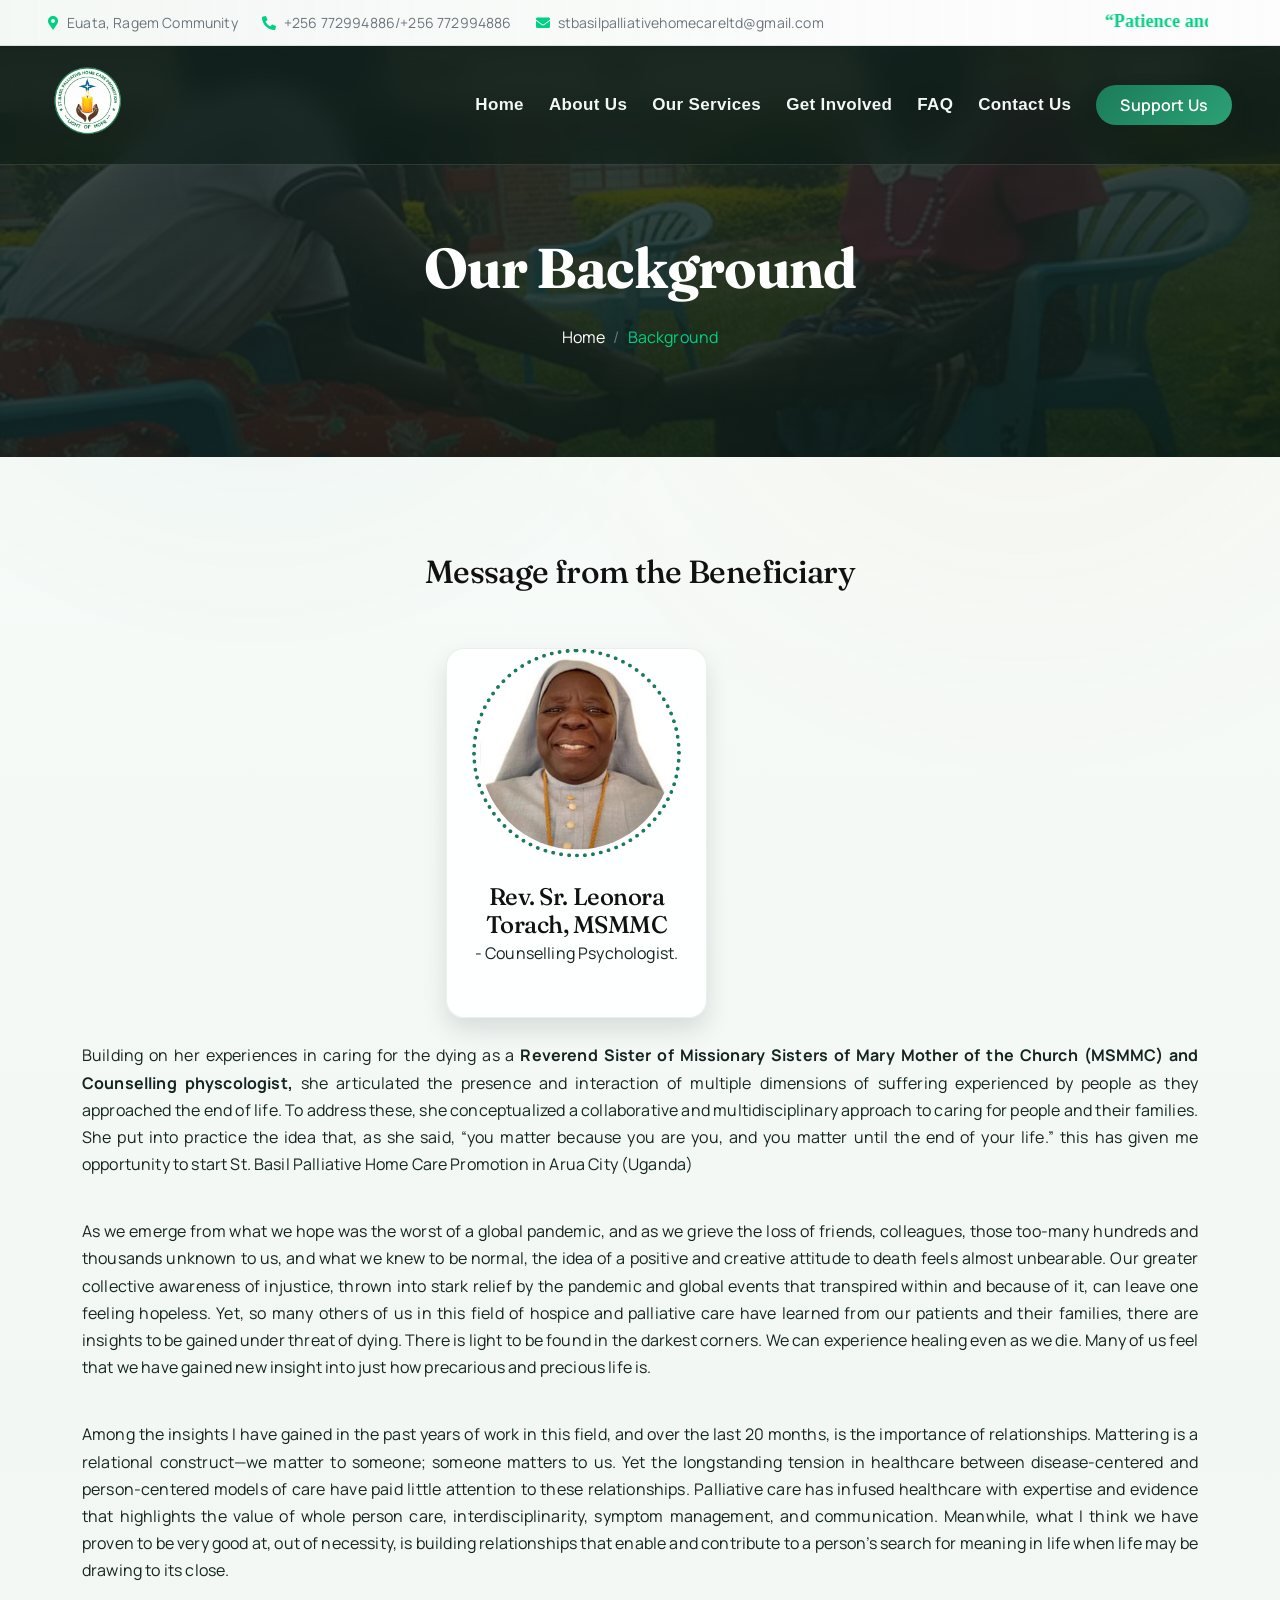
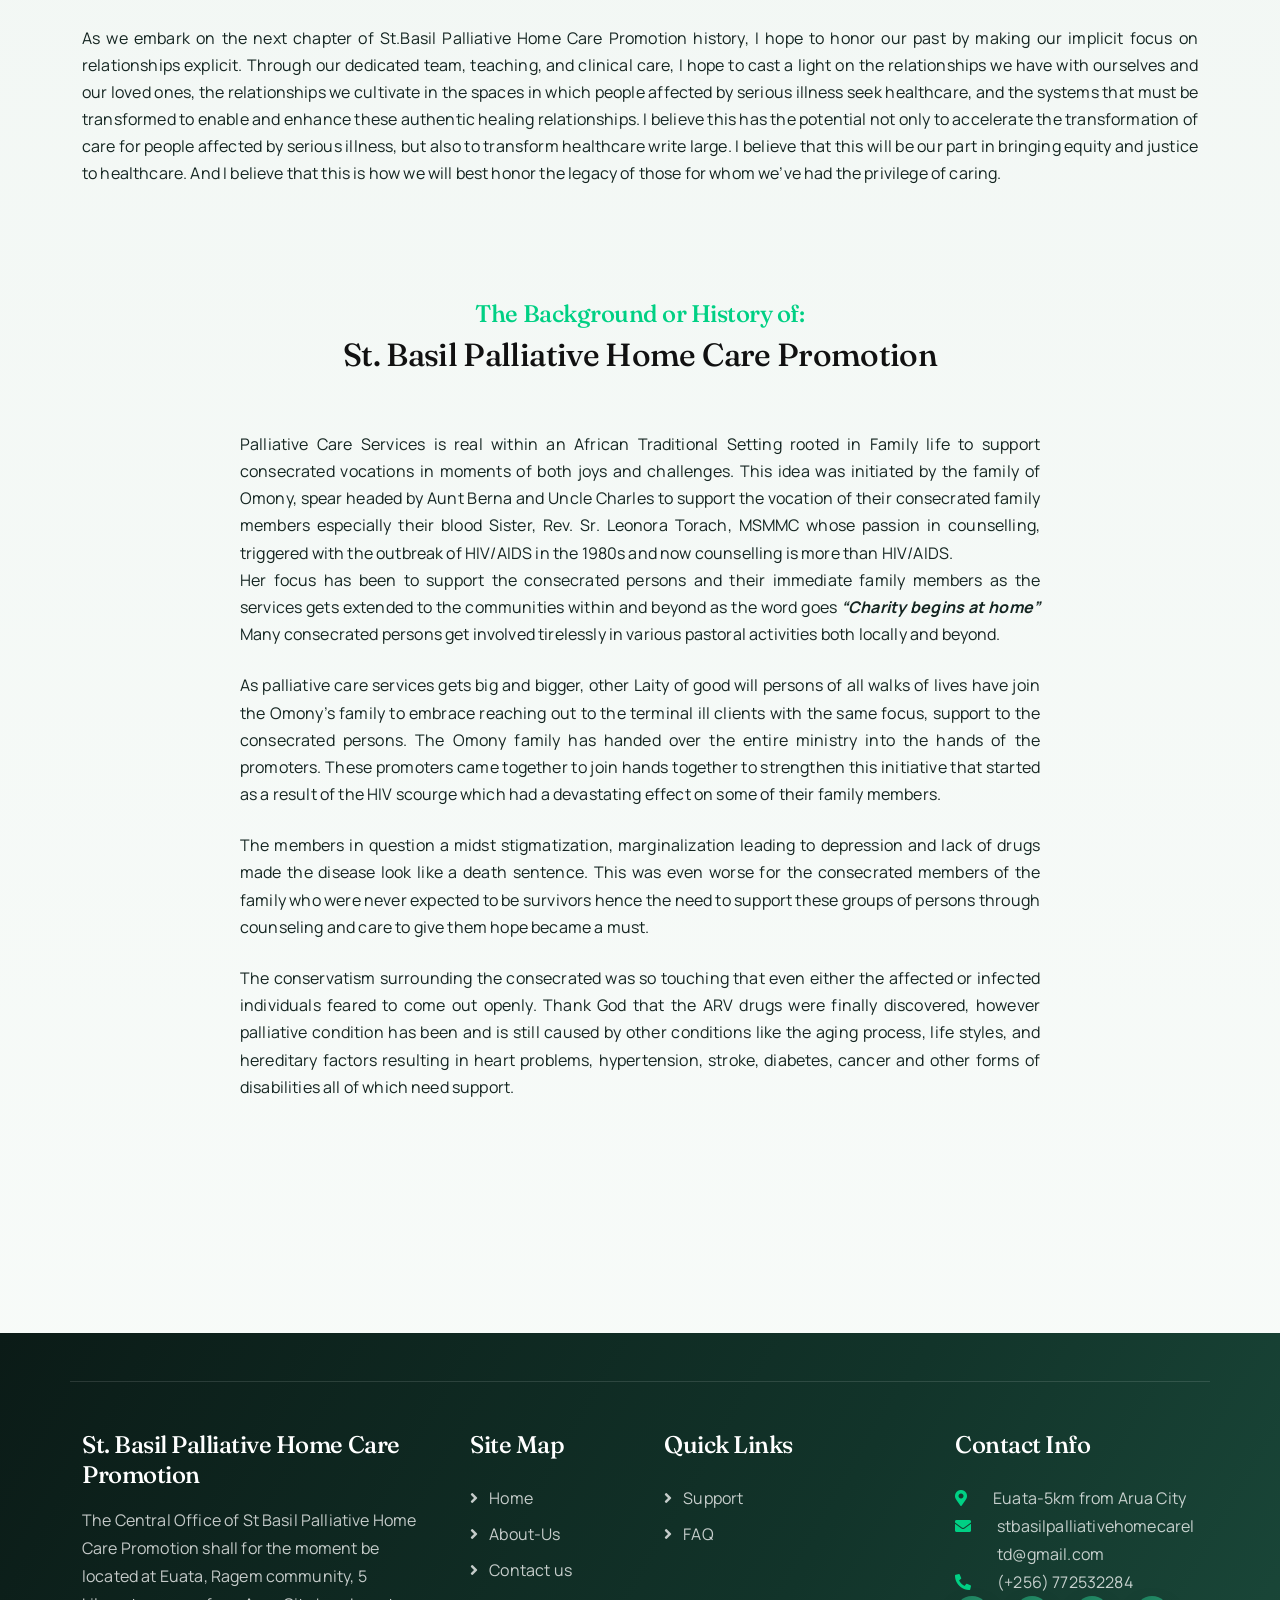
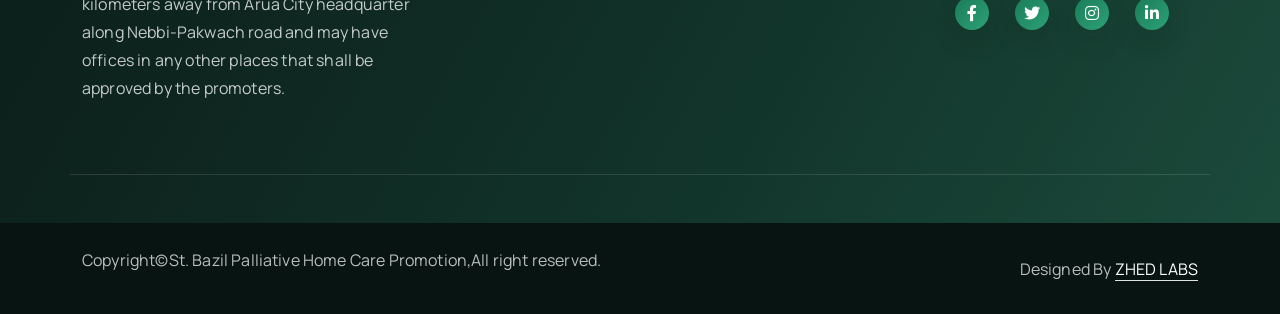
<file: public_html/Our-history.html>
<!DOCTYPE html>
<html lang="en">

    <head>
        <meta charset="utf-8">
        <title>History of St. Basil Palliative Home Care</title>
        <meta content="width=device-width, initial-scale=1.0" name="viewport">
        <meta name="keywords" content="St. Basil Palliative Home Care Promotion, St Basil, palliative care Uganda, palliative home care Arua, home care Uganda, counselling, spiritual support, vulnerable families, Euata, Ragem Community, Arua City">
        <meta name="description" content="Read the history, mission, and community journey of St. Basil Palliative Home Care Promotion in compassionate palliative home care.">
    <link rel="canonical" href="https://stbasilpalliativehomecare.site/Our-history.html">
    <meta property="og:site_name" content="St. Basil Palliative Home Care Promotion">
    <meta property="og:title" content="History of St. Basil Palliative Home Care">
    <meta property="og:description" content="Read the history, mission, and community journey of St. Basil Palliative Home Care Promotion in compassionate palliative home care.">
    <meta property="og:url" content="https://stbasilpalliativehomecare.site/Our-history.html">
    <meta property="og:type" content="website">
    <meta property="og:image" content="https://stbasilpalliativehomecare.site/img/official-logo.png">
    <meta name="twitter:card" content="summary_large_image">
    <meta name="twitter:title" content="History of St. Basil Palliative Home Care">
    <meta name="twitter:description" content="Read the history, mission, and community journey of St. Basil Palliative Home Care Promotion in compassionate palliative home care.">
    <meta name="twitter:image" content="https://stbasilpalliativehomecare.site/img/official-logo.png">
    <link href="img/official-logo.png" rel="icon">
          <!-- Favicon -->
<!-- Google Web Fonts -->
        <link rel="preconnect" href="https://fonts.googleapis.com">
        <link rel="preconnect" href="https://fonts.gstatic.com" crossorigin>
        <link href="https://fonts.googleapis.com/css2?family=Fraunces:opsz,wght@9..144,400..900&family=Manrope:wght@300..800&display=swap" rel="stylesheet"> 

        <!-- Icon Font Stylesheet -->
        <link rel="stylesheet" href="https://use.fontawesome.com/releases/v5.15.4/css/all.css"/>
        <link href="https://cdn.jsdelivr.net/npm/bootstrap-icons@1.4.1/font/bootstrap-icons.css" rel="stylesheet">

        <!-- Libraries Stylesheet -->
        <link rel="stylesheet" href="lib/animate/animate.min.css"/>
        <link href="lib/lightbox/css/lightbox.min.css" rel="stylesheet">
        <link href="lib/owlcarousel/assets/owl.carousel.min.css" rel="stylesheet">


        <!-- Customized Bootstrap Stylesheet -->
        <link href="css/bootstrap.min.css" rel="stylesheet">

        <!-- Template Stylesheet -->
        <link href="css/style.css?v=20260610-nav2" rel="stylesheet">
    
    <script type="application/ld+json">
{
    "@context":  "https://schema.org",
    "@graph":  [
                   {
                       "@type":  "NGO",
                       "@id":  "https://stbasilpalliativehomecare.site/#organization",
                       "name":  "St. Basil Palliative Home Care Promotion",
                       "alternateName":  [
                                             "St Basil Palliative Home Care",
                                             "St. Basil Palliative Home Care"
                                         ],
                       "url":  "https://stbasilpalliativehomecare.site/",
                       "logo":  "https://stbasilpalliativehomecare.site/img/official-logo.png",
                       "image":  "https://stbasilpalliativehomecare.site/img/official-logo.png",
                       "email":  "stbasilpalliativehomecareltd@gmail.com",
                       "telephone":  "+256772532284",
                       "address":  {
                                       "@type":  "PostalAddress",
                                       "streetAddress":  "Euata, Ragem Community",
                                       "addressLocality":  "Arua",
                                       "addressCountry":  "UG"
                                   },
                       "areaServed":  {
                                          "@type":  "Country",
                                          "name":  "Uganda"
                                      },
                       "nonprofitStatus":  "NonprofitType",
                       "description":  "St. Basil Palliative Home Care Promotion provides compassionate palliative home care, counselling, spiritual support, education, and family assistance in Arua, Uganda."
                   },
                   {
                       "@type":  "WebSite",
                       "@id":  "https://stbasilpalliativehomecare.site/#website",
                       "url":  "https://stbasilpalliativehomecare.site/",
                       "name":  "St. Basil Palliative Home Care Promotion",
                       "publisher":  {
                                         "@id":  "https://stbasilpalliativehomecare.site/#organization"
                                     },
                       "inLanguage":  "en"
                   },
                   {
                       "@type":  "WebPage",
                       "@id":  "https://stbasilpalliativehomecare.site/Our-history.html#webpage",
                       "url":  "https://stbasilpalliativehomecare.site/Our-history.html",
                       "name":  "History of St. Basil Palliative Home Care",
                       "description":  "Read the history, mission, and community journey of St. Basil Palliative Home Care Promotion in compassionate palliative home care.",
                       "isPartOf":  {
                                        "@id":  "https://stbasilpalliativehomecare.site/#website"
                                    },
                       "about":  {
                                     "@id":  "https://stbasilpalliativehomecare.site/#organization"
                                 },
                       "inLanguage":  "en"
                   },
                   {
                       "@type":  "BreadcrumbList",
                       "@id":  "https://stbasilpalliativehomecare.site/Our-history.html#breadcrumb",
                       "itemListElement":  [
                                               {
                                                   "@type":  "ListItem",
                                                   "position":  1,
                                                   "name":  "Home",
                                                   "item":  "https://stbasilpalliativehomecare.site/"
                                               },
                                               {
                                                   "@type":  "ListItem",
                                                   "position":  2,
                                                   "name":  "Our History",
                                                   "item":  "https://stbasilpalliativehomecare.site/Our-history.html"
                                               }
                                           ]
                   }
               ]
}
    </script>
</head>

    <body>

        <!-- Spinner Start 
        <div id="spinner" class="show bg-white position-fixed translate-middle w-100 vh-100 top-50 start-50 d-flex align-items-center justify-content-center">
            <div class="spinner-border text-primary" style="width: 3rem; height: 3rem;" role="status">
                <span class="sr-only">Loading...</span>
            </div>
        </div>
         -->

        <!-- Topbar Start -->
        <div class="container-fluid topbar bg-light px-5 d-none d-lg-block">
            <div class="row gx-0 align-items-center">
                <div class="col-lg-8 text-center text-lg-start mb-2 mb-lg-0">
                    <div class="d-flex flex-wrap">
                        <a href="#" class="text-muted small me-4"><i class="fas fa-map-marker-alt text-primary me-2"></i>Euata, Ragem Community</a>
                        <a href="tel:+256 772994886" class="text-muted small me-4"><i class="fas fa-phone-alt text-primary me-2"></i>+256 772994886/+256 772994886</a>
                       <a href="mailto:stbasilpalliativehomecareltd@gmail.com" class="text-muted small me-0"><i class="fas fa-envelope text-primary me-2"></i>stbasilpalliativehomecareltd@gmail.com</a>
                    </div>
                </div>
                <div class="col-lg-4 text-center text-lg-end">
                    <div class="d-inline-flex align-items-center" style="height: 45px;">
                        <a href="#"><small class="me-3 text-dark"><i class="fa fa-thumb-up text-primary me-2"><marquee behavior="scroll" direction="left" scrollamount="04" ><font size="4px">“Patience and Perseverance Pays.”</font></marquee></i></small></a>
                        
                    </div>
                </div>
            </div>
        </div>
        <!-- Topbar End -->

      
       <!-- Navbar & Hero Start -->
        <div class="container-fluid position-relative p-0">
            <nav class="navbar navbar-expand-lg navbar-light px-4 px-lg-5 py-3 py-lg-0">
                <a href="index.html" class="navbar-brand p-0">
                    <!--<h1 class="text-primary"><i class="fas fa-search-dollar me-3"></i>Sbphcp</h1>-->
                    <img src="img/official-logo.png" alt="St. Basil Palliative Home Care Promotion logo"> 
                </a>
                <button class="navbar-toggler" type="button" data-bs-toggle="collapse" data-bs-target="#navbarCollapse">
                    <span class="fa fa-bars"></span>
                </button>
                <div class="collapse navbar-collapse" id="navbarCollapse">
                    <div class="navbar-nav ms-auto py-0">
                        <a href="index.html" class="nav-item nav-link">Home</a>
                        <a href="About-Us.html" class="nav-item nav-link">About Us</a>
                        <a href="Services.html" class="nav-item nav-link">Our Services</a>
                        <a href="Get-Involved.html" class="nav-item nav-link">Get Involved</a>
                        <a href="Faq.html" class="nav-item nav-link">FAQ</a>
                        <a href="contact.html" class="nav-item nav-link">Contact Us</a>
                    </div>
                    <a href="Donate.html" class="btn btn-primary rounded-pill py-2 px-4 my-3 my-lg-0 flex-shrink-0">Support Us</a>
                </div>
            </nav>


            <!-- Header Start -->
            <div class="container-fluid bg-breadcrumb">
                <div class="container text-center py-5" style="max-width: 900px;">
                    <h1 class="text-white display-4 mb-4 wow fadeInDown" data-wow-delay="0.1s">Our Background</h1>
                    <ol class="breadcrumb d-flex justify-content-center mb-0 wow fadeInDown" data-wow-delay="0.3s">
                        <li class="breadcrumb-item"><a href="index.html">Home</a></li>
                        <li class="breadcrumb-item active text-primary">Background</li>
                    </ol>    
                </div>
            </div>
            <!-- Header End -->
        </div>
        <!-- Navbar & Hero End -->
         <!-- Team Start -->
        <div class="container-fluid team py-5">
            <div class="container py-5">
                <div class="text-center mx-auto pb-5 wow fadeInUp" data-wow-delay="0.2s" style="max-width: 800px;">
                    
                    <h2>Message from the Beneficiary</h2>
                    
                </div>
                <div class="row g-4">
                   
                    <div class="col-md-6 col-lg-6 col-xl-3 wow fadeInUp" data-wow-delay="0.4s" style="text-align: center;">
                         <!--<div class="team-item">
                            <div class="team-img">
                                <img src="img/team-1b.jpg" class="img-fluid" alt="">
                            </div>
                            <div class="team-title">
                                <h4 class="mb-0">Rev. Sr. Leonora Torach, MSMMC</h4>
                                <p class="mb-0">- Counselling Psychologist. </p>
                            </div>
                            
                            <div class="team-icon">
                                <a class="btn btn-primary btn-sm-square rounded-circle me-3" href=""><i class="fab fa-facebook-f"></i></a>
                                <a class="btn btn-primary btn-sm-square rounded-circle me-3" href=""><i class="fab fa-twitter"></i></a>
                                <a class="btn btn-primary btn-sm-square rounded-circle me-3" href=""><i class="fab fa-linkedin-in"></i></a>
                                <a class="btn btn-primary btn-sm-square rounded-circle me-0" href=""><i class="fab fa-instagram"></i></a>
                            </div>-->
                    </div>
                   

                    &nbsp;&nbsp;&nbsp;&nbsp;&nbsp;&nbsp;&nbsp;&nbsp;&nbsp;&nbsp;&nbsp;&nbsp;&nbsp;&nbsp;&nbsp;&nbsp;&nbsp;&nbsp;&nbsp;&nbsp;&nbsp;&nbsp;&nbsp;&nbsp;&nbsp;<div class="col-md-6 col-lg-6 col-xl-3 wow fadeInUp" data-wow-delay="0.4s" style="text-align: center;">
                        <div class="team-item">
                            <div class="team-img">
                                <img src="img/Leonora2.jpg" class="img-fluid" alt="">
                            </div>
                            <div class="team-title">
                                <h4 class="mb-0">Rev. Sr. Leonora Torach, MSMMC</h4>
                                <p class="mb-0">- Counselling Psychologist. </p>
                            </div>


                            <!--
                            <div class="team-icon">
                                <a class="btn btn-primary btn-sm-square rounded-circle me-3" href=""><i class="fab fa-facebook-f"></i></a>
                                <a class="btn btn-primary btn-sm-square rounded-circle me-3" href=""><i class="fab fa-twitter"></i></a>
                                <a class="btn btn-primary btn-sm-square rounded-circle me-3" href=""><i class="fab fa-linkedin-in"></i></a>
                                <a class="btn btn-primary btn-sm-square rounded-circle me-0" href=""><i class="fab fa-instagram"></i></a>
                            </div>-->
                        </div>
                    </div>
                     <div class="col-md-6 col-lg-6 col-xl-3 wow fadeInUp" data-wow-delay="0.4s" style="text-align: center;">
                          <!--<div class="team-item">
                            <div class="team-img">
                                <img src="img/team-1b.jpg" class="img-fluid" alt="">
                            </div>
                            <div class="team-title">
                                <h4 class="mb-0">Rev. Sr. Leonora Torach, MSMMC</h4>
                                <p class="mb-0">- Counselling Psychologist. </p>
                            </div>
                            
                            <div class="team-icon">
                                <a class="btn btn-primary btn-sm-square rounded-circle me-3" href=""><i class="fab fa-facebook-f"></i></a>
                                <a class="btn btn-primary btn-sm-square rounded-circle me-3" href=""><i class="fab fa-twitter"></i></a>
                                <a class="btn btn-primary btn-sm-square rounded-circle me-3" href=""><i class="fab fa-linkedin-in"></i></a>
                                <a class="btn btn-primary btn-sm-square rounded-circle me-0" href=""><i class="fab fa-instagram"></i></a>
                            </div>-->
                    </div>
                    <p style="text-align: justify;">Building on her experiences in caring for the dying as a <b>Reverend Sister of Missionary Sisters of Mary Mother of the Church (MSMMC) and Counselling physcologist,</b> she articulated the presence and interaction of multiple dimensions of suffering experienced by people as they approached the end of life. To address these, she conceptualized a collaborative and multidisciplinary approach to caring for people and their families. She put into practice the idea that, as she said, “you matter because you are you, and you matter until the end of your life.” this has given me opportunity to start St. Basil Palliative Home Care Promotion in Arua City (Uganda)
                    </p>

                     <p style="text-align: justify;">As we emerge from what we hope was the worst of a global pandemic, and as we grieve the loss of friends, colleagues, those too-many hundreds and thousands unknown to us, and what we knew to be normal, the idea of a positive and creative attitude to death feels almost unbearable. Our greater collective awareness of injustice, thrown into stark relief by the pandemic and global events that transpired within and because of it, can leave one feeling hopeless. Yet, so many others of us in this field of hospice and palliative care have learned from our patients and their families, there are insights to be gained under threat of dying. There is light to be found in the darkest corners. We can experience healing even as we die. Many of us feel that we have gained new insight into just how precarious and precious life is.
                    </p>

                       <p style="text-align: justify;">Among the insights I have gained in the past years of work in this field, and over the last 20 months, is the importance of relationships. Mattering is a relational construct—we matter to someone; someone matters to us. Yet the longstanding tension in healthcare between disease-centered and person-centered models of care have paid little attention to these relationships. Palliative care has infused healthcare with expertise and evidence that highlights the value of whole person care, interdisciplinarity, symptom management, and communication. Meanwhile, what I think we have proven to be very good at, out of necessity, is building relationships that enable and contribute to a person’s search for meaning in life when life may be drawing to its close.
                    </p>


                    <p style="text-align: justify;">As we embark on the next chapter of St.Basil Palliative Home Care Promotion history, I hope to honor our past by making our implicit focus on relationships explicit. Through our dedicated team, teaching, and clinical care, I hope to cast a light on the relationships we have with ourselves and our loved ones, the relationships we cultivate in the spaces in which people affected by serious illness seek healthcare, and the systems that must be transformed to enable and enhance these authentic healing relationships. I believe this has the potential not only to accelerate the transformation of care for people affected by serious illness, but also to transform healthcare write large. I believe that this will be our part in bringing equity and justice to healthcare. And I believe that this is how we will best honor the legacy of those for whom we’ve had the privilege of caring.</p>

                </div>

                 <!-- Features Start -->
        <div class="container-fluid feature py-5">
            <div class="container py-5">
                <div class="text-center mx-auto pb-5 wow fadeInUp" data-wow-delay="0.2s" style="max-width: 800px;">
                    <div class="text-center mx-auto pb-5 wow fadeInUp" data-wow-delay="0.2s" style="max-width: 800px;">
                    <h4 class="text-primary">The Background or History of: </h4>
                    <h2>St. Basil Palliative Home Care Promotion</h2>
                    
                </div>
                    
                                       <p class="mb-0" style="text-align: justify;">Palliative Care Services is real within an African Traditional Setting rooted in Family life to support consecrated vocations in moments of both joys and challenges. This idea was initiated by the family of Omony, spear headed by Aunt Berna and Uncle Charles to support the vocation of their consecrated family members especially their blood Sister, Rev. Sr. Leonora Torach, MSMMC whose passion in counselling, triggered with the outbreak of HIV/AIDS in the 1980s and now counselling is more than HIV/AIDS. <br>Her focus has been to support the consecrated persons and their immediate family members as the services gets extended to the communities within and beyond as the word goes <i><b>“Charity begins at home”</b></i> Many consecrated persons get involved tirelessly in various pastoral activities both locally and beyond.</p>
                                       
                                        <br> 

                                         <p class="mb-0" style="text-align: justify;">As palliative care services gets big and bigger, other Laity of good will persons of all walks of lives have join the Omony’s family to embrace reaching out to the terminal ill clients with the same focus, support to the consecrated persons. The Omony family has handed over the entire ministry into the hands of the promoters. These promoters came together to join hands together to strengthen this initiative that started as a result of the HIV scourge which had a devastating effect on some of their family members. </p>

                                            <br>

                                        <p class="mb-0" style="text-align: justify;">The members in question a midst stigmatization, marginalization leading to depression and lack of drugs made the disease look like a death sentence. This was even worse for the consecrated members of the family who were never expected to be survivors hence the need to support these groups of persons through counseling and care to give them hope became a must.</p><br>
                                        
                                         <p class="mb-0" style="text-align: justify;">
                                         The conservatism surrounding the consecrated was so touching that even either the affected or infected individuals feared to come out openly. Thank God that the ARV drugs were finally discovered, however palliative condition has been and is still caused by other conditions like the aging process, life styles, and hereditary factors resulting in heart problems, hypertension, stroke, diabetes, cancer and other forms of disabilities all of which need support.</p>
                </p>

                </div>
                <div class="row g-4">

                </div>
            </div>
        </div>
        <!-- Features End -->
      
            </div>
        </div>
        <!-- Team End -->

    

   <!-- 
        <div class="container-fluid feature py-5">
            <div class="container py-5">
                <div class="text-center mx-auto pb-5 wow fadeInUp" data-wow-delay="0.2s" style="max-width: 800px;">
                    
                                       <p class="mb-0" style="text-align: justify;">Palliative Care Services is real within an African Traditional Setting rooted in Family life to support consecrated vocations in moments of both joys and challenges. This idea was initiated by the family of Omony, spear headed by Aunt Berna and Uncle Charles to support the vocation of their consecrated family members especially their blood Sister, Rev. Sr. Leonora Torach, MSMMC whose passion in counselling, triggered with the outbreak of HIV/AIDS in the 1980s and now counselling is more than HIV/AIDS. <br>Her focus has been to support the consecrated persons and their immediate family members as the services gets extended to the communities within and beyond as the word goes <i><b>“Charity begins at home”</b></i> Many consecrated persons get involved tirelessly in various pastoral activities both locally and beyond.</p>
                                       
                                        <br> 

                                         <p class="mb-0" style="text-align: justify;">As palliative care services gets big and bigger, other Laity of good will persons of all walks of lives have join the Omony’s family to embrace reaching out to the terminal ill clients with the same focus, support to the consecrated persons. The Omony family has handed over the entire ministry into the hands of the promoters. These promoters came together to join hands together to strengthen this initiative that started as a result of the HIV scourge which had a devastating effect on some of their family members. </p>

                                            <br>

                                        <p class="mb-0" style="text-align: justify;">The members in question a midst stigmatization, marginalization leading to depression and lack of drugs made the disease look like a death sentence. This was even worse for the consecrated members of the family who were never expected to be survivors hence the need to support these groups of persons through counseling and care to give them hope became a must.</p><br>
                                        
                                         <p class="mb-0" style="text-align: justify;">
                                         The conservatism surrounding the consecrated was so touching that even either the affected or infected individuals feared to come out openly. Thank God that the ARV drugs were finally discovered, however palliative condition has been and is still caused by other conditions like the aging process, life styles, and hereditary factors resulting in heart problems, hypertension, stroke, diabetes, cancer and other forms of disabilities all of which need support.</p>
                </p>

                </div>
                <div class="row g-4">

                </div>
            </div>
        </div>
       -->
      


        <!-- Footer Start -->
        <div class="container-fluid footer py-5 wow fadeIn" data-wow-delay="0.2s">
            <div class="container py-5 border-start-0 border-end-0" style="border: 1px solid; border-color: rgb(255, 255, 255, 0.08);">
                <div class="row g-5">
                    <div class="col-md-6 col-lg-6 col-xl-4">
                        <div class="footer-item">
                            <a href="index.html" class="p-0">
                            <h4 class="text-white"></i>St. Basil Palliative Home Care Promotion</h4>
                           
                            </a>
                            <p class="mb-4">The Central Office of St Basil Palliative Home Care Promotion shall for the moment be located at Euata, Ragem community, 5 kilometers away from Arua City headquarter along Nebbi-Pakwach road and may have offices in any other places that shall be approved by the promoters. </p>
                            <!--<div class="d-flex">
                                <a href="#" class="bg-primary d-flex rounded align-items-center py-2 px-3 me-2">
                                    <i class="fas fa-apple-alt text-white"></i>
                                    <div class="ms-3">
                                        <small class="text-white">Download on the</small>
                                        <h6 class="text-white">App Store</h6>
                                    </div>
                                </a>
                                <a href="#" class="bg-dark d-flex rounded align-items-center py-2 px-3 ms-2">
                                    <i class="fas fa-play text-primary"></i>
                                    <div class="ms-3">
                                        <small class="text-white">Get it on</small>
                                        <h6 class="text-white">Google Play</h6>
                                    </div>
                                </a>
                            </div>-->
                        </div>
                    </div>
                    <div class="col-md-6 col-lg-6 col-xl-2">
                        <div class="footer-item">
                            <h4 class="text-white mb-4">Site Map</h4>
                            <a href="index.html"><i class="fas fa-angle-right me-2"></i> Home</a>
                            <a href="About-Us.html"><i class="fas fa-angle-right me-2"></i> About-Us</a>
<a href="contact.html"><i class="fas fa-angle-right me-2"></i> Contact us</a>
                        </div>
                    </div>
                    <div class="col-md-6 col-lg-6 col-xl-3">
                        <div class="footer-item">
                            <h4 class="text-white mb-4">Quick Links</h4>
<a href="Donate.html"><i class="fas fa-angle-right me-2"></i> Support</a>
                            <a href="Faq.html"><i class="fas fa-angle-right me-2"></i> FAQ</a>
</div>
                    </div>
                    <div class="col-md-6 col-lg-6 col-xl-3">
                        <div class="footer-item">
                            <h4 class="text-white mb-4">Contact Info</h4>
                            <div class="d-flex align-items-center">
                                <i class="fas fa-map-marker-alt text-primary me-3"></i>
                                <p class="text-white mb-0">Euata-5km from Arua City</p>
                            </div>
                            <div class="d-flex align-items-center">
                                <i class="fas fa-envelope text-primary me-3"></i>
                                <p class="text-white mb-0">stbasilpalliativehomecareltd@gmail.com</p>
                            </div>
                            <div class="d-flex align-items-center">
                                <i class="fa fa-phone-alt text-primary me-3"></i>
                                <p class="text-white mb-0">(+256) 772532284</p>
                            </div>
                           
                            <div class="d-flex">
                                <a class="btn btn-primary btn-sm-square rounded-circle me-3" href="#"><i class="fab fa-facebook-f text-white"></i></a>
                                <a class="btn btn-primary btn-sm-square rounded-circle me-3" href="#"><i class="fab fa-twitter text-white"></i></a>
                                <a class="btn btn-primary btn-sm-square rounded-circle me-3" href="#"><i class="fab fa-instagram text-white"></i></a>
                                <a class="btn btn-primary btn-sm-square rounded-circle me-0" href="#"><i class="fab fa-linkedin-in text-white"></i></a>
                            </div>
                        </div>
                    </div>
                </div>
            </div>
        </div>
        <!-- Footer End -->
        
        <!-- Copyright Start -->
        <div class="container-fluid copyright py-4">
            <div class="container">
                <div class="row g-4 align-items-center">
                    <div class="col-md-6 text-center text-md-start mb-md-0">
                         <p>Copyright&copy;St. Bazil Palliative Home Care Promotion</a>,All right reserved.</p>
                    </div>
                    <div class="col-md-6 text-center text-md-end text-body">
                        <!--/*** This template is free as long as you keep the below author’s credit link/attribution link/backlink. ***/-->
                        <!--/*** If you'd like to use the template without the below author’s credit link/attribution link/backlink, ***/-->
                        <!--/*** you can purchase the Credit Removal License from "https://htmlcodex.com/credit-removal". ***/-->
                        Designed By <a class="border-bottom text-white" href="#" target="_blank">ZHED LABS</a> 
                    </div>
                </div>
            </div>
        </div>
        <!-- Copyright End -->


        <!-- Back to Top -->
        <a href="#" class="btn btn-primary btn-lg-square rounded-circle back-to-top"><i class="fa fa-arrow-up"></i></a>   

        
        <!-- JavaScript Libraries -->
        <script src="https://ajax.googleapis.com/ajax/libs/jquery/3.6.4/jquery.min.js"></script>
        <script src="https://cdn.jsdelivr.net/npm/bootstrap@5.0.0/dist/js/bootstrap.bundle.min.js"></script>
        <script src="lib/wow/wow.min.js"></script>
        <script src="lib/easing/easing.min.js"></script>
        <script src="lib/waypoints/waypoints.min.js"></script>
        <script src="lib/counterup/counterup.min.js"></script>
        <script src="lib/lightbox/js/lightbox.min.js"></script>
        <script src="lib/owlcarousel/owl.carousel.min.js"></script>
        

        <!-- Template Javascript -->
        <script src="js/main.js"></script>
    </body>

</html>
</file>
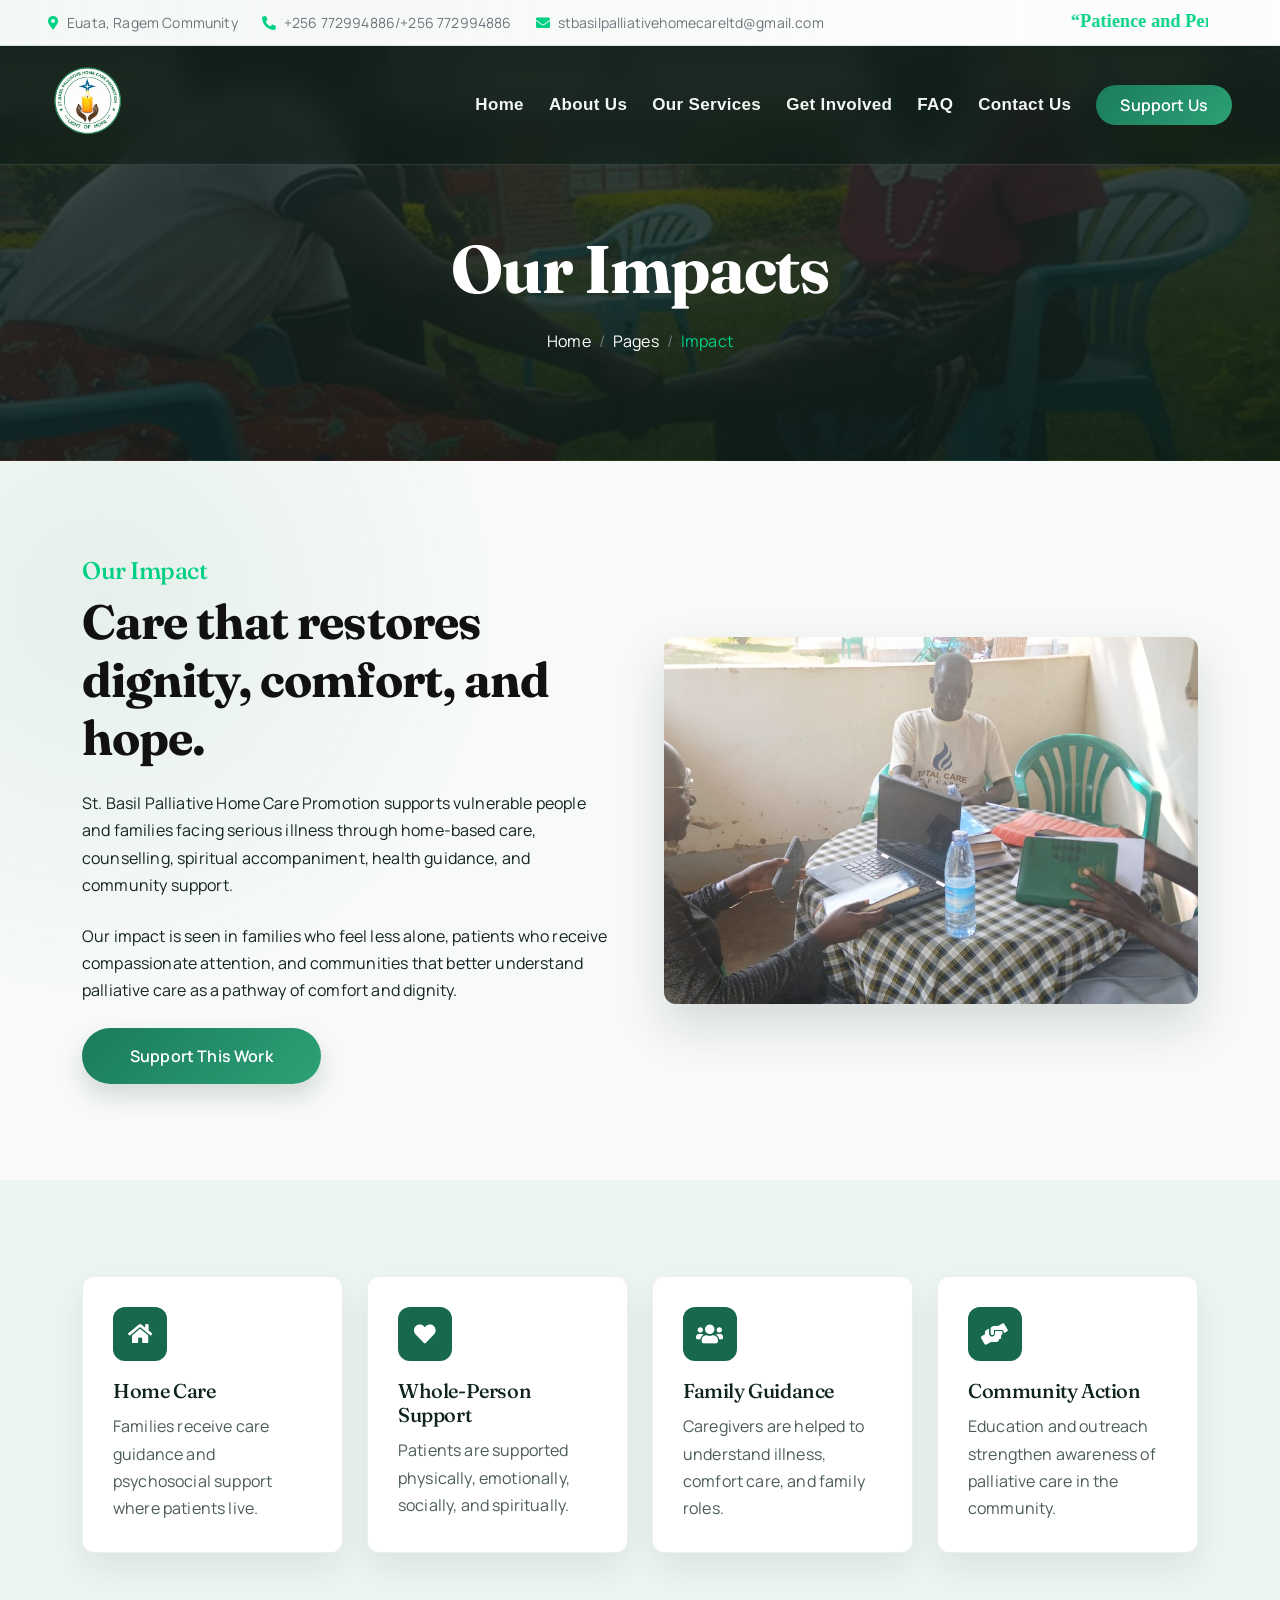
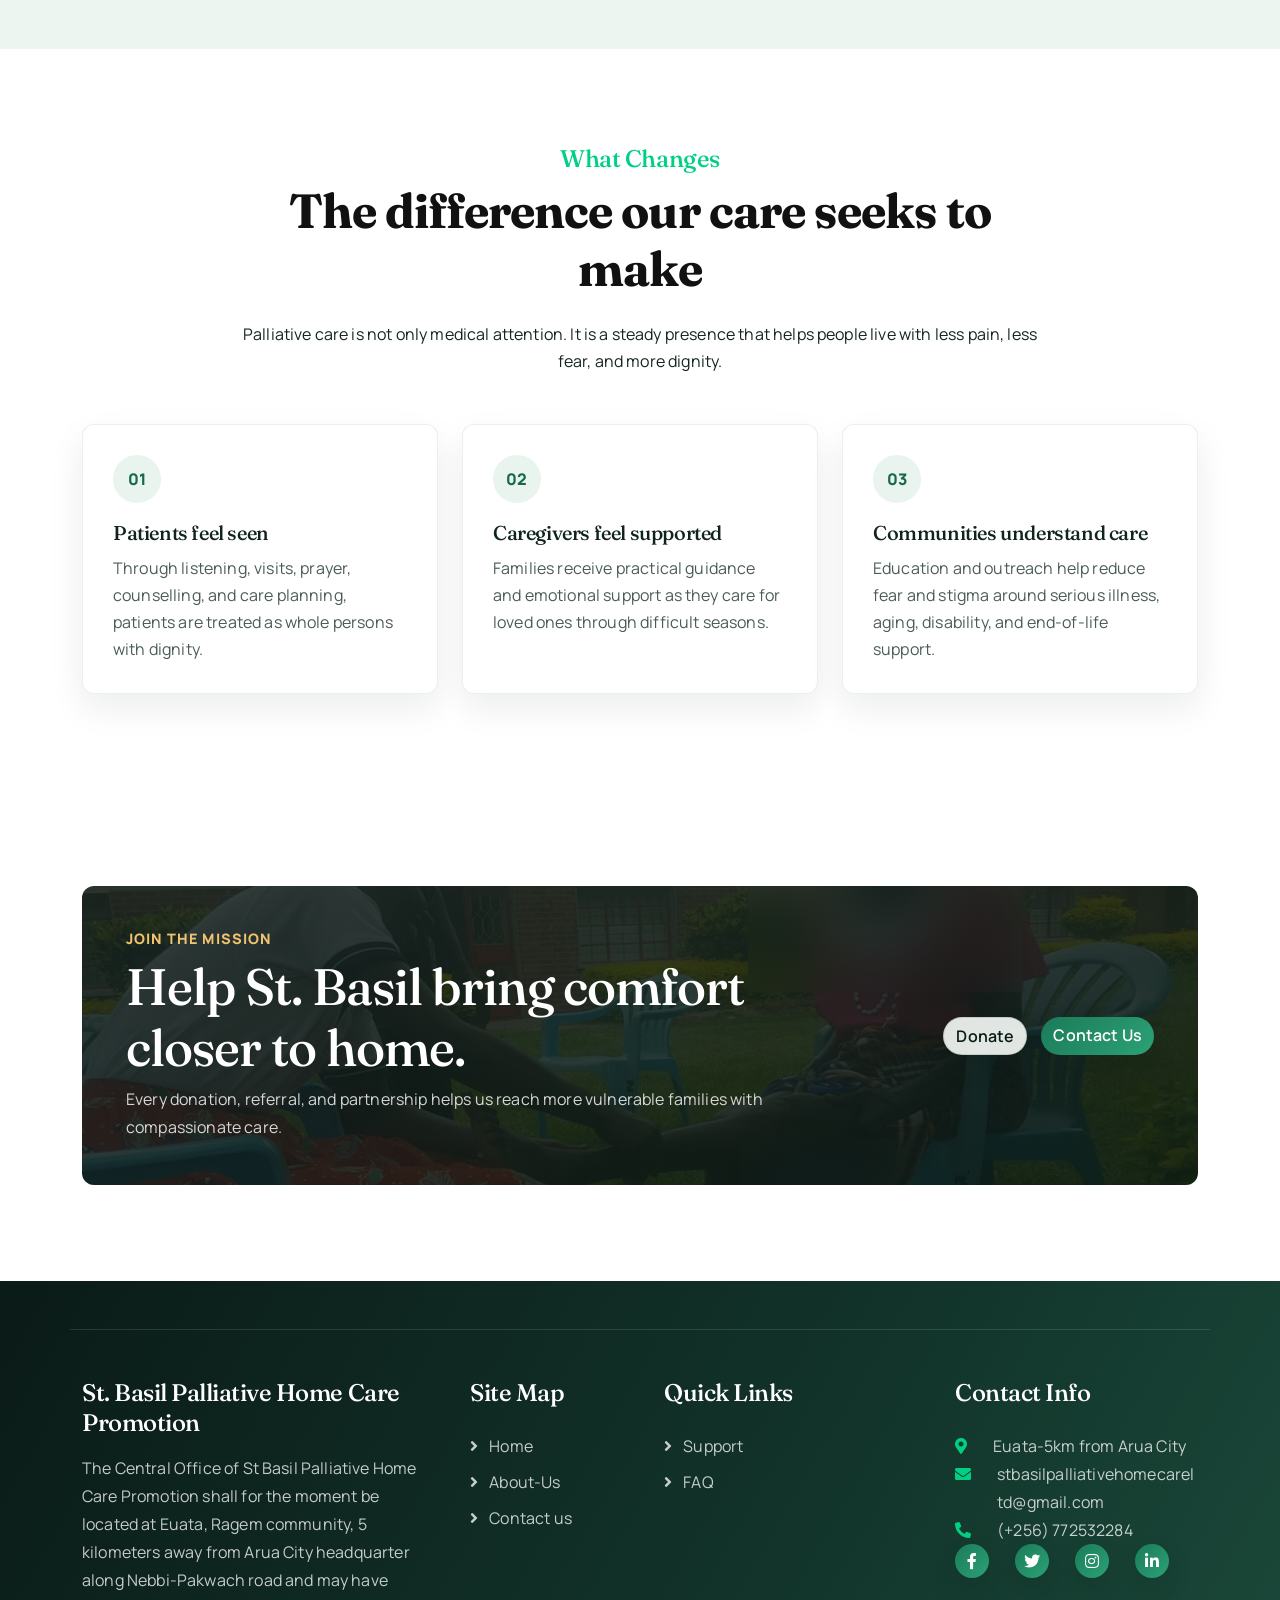
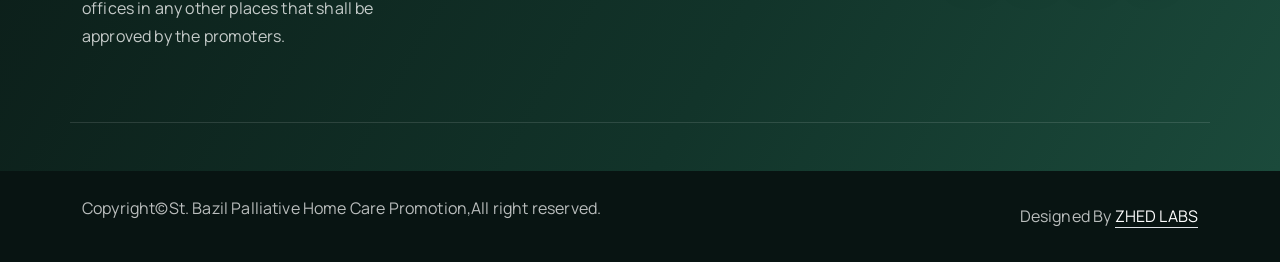
<file: public_html/Our-Impact.html>
<!DOCTYPE html>
<html lang="en">

    <head>
        <meta charset="utf-8">
        <title>Impact of St. Basil Palliative Home Care</title>
        <meta content="width=device-width, initial-scale=1.0" name="viewport">
        <meta name="keywords" content="St. Basil Palliative Home Care Promotion, St Basil, palliative care Uganda, palliative home care Arua, home care Uganda, counselling, spiritual support, vulnerable families, Euata, Ragem Community, Arua City">
        <meta name="description" content="See how St. Basil Palliative Home Care Promotion supports patients, caregivers, families, and communities through home-based care and practical help.">
    <link rel="canonical" href="https://stbasilpalliativehomecare.site/Our-Impact.html">
    <meta property="og:site_name" content="St. Basil Palliative Home Care Promotion">
    <meta property="og:title" content="Impact of St. Basil Palliative Home Care">
    <meta property="og:description" content="See how St. Basil Palliative Home Care Promotion supports patients, caregivers, families, and communities through home-based care and practical help.">
    <meta property="og:url" content="https://stbasilpalliativehomecare.site/Our-Impact.html">
    <meta property="og:type" content="website">
    <meta property="og:image" content="https://stbasilpalliativehomecare.site/img/official-logo.png">
    <meta name="twitter:card" content="summary_large_image">
    <meta name="twitter:title" content="Impact of St. Basil Palliative Home Care">
    <meta name="twitter:description" content="See how St. Basil Palliative Home Care Promotion supports patients, caregivers, families, and communities through home-based care and practical help.">
    <meta name="twitter:image" content="https://stbasilpalliativehomecare.site/img/official-logo.png">
    <link href="img/official-logo.png" rel="icon">
          <!-- Favicon -->
<!-- Google Web Fonts -->
        <link rel="preconnect" href="https://fonts.googleapis.com">
        <link rel="preconnect" href="https://fonts.gstatic.com" crossorigin>
        <link href="https://fonts.googleapis.com/css2?family=Fraunces:opsz,wght@9..144,400..900&family=Manrope:wght@300..800&display=swap" rel="stylesheet"> 

        <!-- Icon Font Stylesheet -->
        <link rel="stylesheet" href="https://use.fontawesome.com/releases/v5.15.4/css/all.css"/>
        <link href="https://cdn.jsdelivr.net/npm/bootstrap-icons@1.4.1/font/bootstrap-icons.css" rel="stylesheet">

        <!-- Libraries Stylesheet -->
        <link rel="stylesheet" href="lib/animate/animate.min.css"/>
        <link href="lib/lightbox/css/lightbox.min.css" rel="stylesheet">
        <link href="lib/owlcarousel/assets/owl.carousel.min.css" rel="stylesheet">


        <!-- Customized Bootstrap Stylesheet -->
        <link href="css/bootstrap.min.css" rel="stylesheet">

        <!-- Template Stylesheet -->
        <link href="css/style.css?v=20260610-nav2" rel="stylesheet">
    
    <script type="application/ld+json">
{
    "@context":  "https://schema.org",
    "@graph":  [
                   {
                       "@type":  "NGO",
                       "@id":  "https://stbasilpalliativehomecare.site/#organization",
                       "name":  "St. Basil Palliative Home Care Promotion",
                       "alternateName":  [
                                             "St Basil Palliative Home Care",
                                             "St. Basil Palliative Home Care"
                                         ],
                       "url":  "https://stbasilpalliativehomecare.site/",
                       "logo":  "https://stbasilpalliativehomecare.site/img/official-logo.png",
                       "image":  "https://stbasilpalliativehomecare.site/img/official-logo.png",
                       "email":  "stbasilpalliativehomecareltd@gmail.com",
                       "telephone":  "+256772532284",
                       "address":  {
                                       "@type":  "PostalAddress",
                                       "streetAddress":  "Euata, Ragem Community",
                                       "addressLocality":  "Arua",
                                       "addressCountry":  "UG"
                                   },
                       "areaServed":  {
                                          "@type":  "Country",
                                          "name":  "Uganda"
                                      },
                       "nonprofitStatus":  "NonprofitType",
                       "description":  "St. Basil Palliative Home Care Promotion provides compassionate palliative home care, counselling, spiritual support, education, and family assistance in Arua, Uganda."
                   },
                   {
                       "@type":  "WebSite",
                       "@id":  "https://stbasilpalliativehomecare.site/#website",
                       "url":  "https://stbasilpalliativehomecare.site/",
                       "name":  "St. Basil Palliative Home Care Promotion",
                       "publisher":  {
                                         "@id":  "https://stbasilpalliativehomecare.site/#organization"
                                     },
                       "inLanguage":  "en"
                   },
                   {
                       "@type":  "WebPage",
                       "@id":  "https://stbasilpalliativehomecare.site/Our-Impact.html#webpage",
                       "url":  "https://stbasilpalliativehomecare.site/Our-Impact.html",
                       "name":  "Impact of St. Basil Palliative Home Care",
                       "description":  "See how St. Basil Palliative Home Care Promotion supports patients, caregivers, families, and communities through home-based care and practical help.",
                       "isPartOf":  {
                                        "@id":  "https://stbasilpalliativehomecare.site/#website"
                                    },
                       "about":  {
                                     "@id":  "https://stbasilpalliativehomecare.site/#organization"
                                 },
                       "inLanguage":  "en"
                   },
                   {
                       "@type":  "BreadcrumbList",
                       "@id":  "https://stbasilpalliativehomecare.site/Our-Impact.html#breadcrumb",
                       "itemListElement":  [
                                               {
                                                   "@type":  "ListItem",
                                                   "position":  1,
                                                   "name":  "Home",
                                                   "item":  "https://stbasilpalliativehomecare.site/"
                                               },
                                               {
                                                   "@type":  "ListItem",
                                                   "position":  2,
                                                   "name":  "Our Impact",
                                                   "item":  "https://stbasilpalliativehomecare.site/Our-Impact.html"
                                               }
                                           ]
                   }
               ]
}
    </script>
</head>

    <body>

        <!-- Spinner Start 
        <div id="spinner" class="show bg-white position-fixed translate-middle w-100 vh-100 top-50 start-50 d-flex align-items-center justify-content-center">
            <div class="spinner-border text-primary" style="width: 3rem; height: 3rem;" role="status">
                <span class="sr-only">Loading...</span>
            </div>
        </div>
         -->

        <!-- Topbar Start -->
        <div class="container-fluid topbar bg-light px-5 d-none d-lg-block">
            <div class="row gx-0 align-items-center">
                <div class="col-lg-8 text-center text-lg-start mb-2 mb-lg-0">
                    <div class="d-flex flex-wrap">
                        <a href="#" class="text-muted small me-4"><i class="fas fa-map-marker-alt text-primary me-2"></i>Euata, Ragem Community</a>
                        <a href="tel:+256 772994886" class="text-muted small me-4"><i class="fas fa-phone-alt text-primary me-2"></i>+256 772994886/+256 772994886</a>
                        <a href="mailto:stbasilpalliativehomecareltd@gmail.com" class="text-muted small me-0"><i class="fas fa-envelope text-primary me-2"></i>stbasilpalliativehomecareltd@gmail.com</a>
                    </div>
                </div>
                <div class="col-lg-4 text-center text-lg-end">
                    <div class="d-inline-flex align-items-center" style="height: 45px;">
                        <a href="#"><small class="me-3 text-dark"><i class="fa fa-thumb-up text-primary me-2"><marquee behavior="scroll" direction="left" scrollamount="04" ><font size="4px">“Patience and Perseverance Pays.”</font></marquee></i></small></a>
                        
                    </div>
                </div>
            </div>
        </div>
        <!-- Topbar End -->

        <!-- Navbar & Hero Start -->
        <div class="container-fluid position-relative p-0">
            <nav class="navbar navbar-expand-lg navbar-light px-4 px-lg-5 py-3 py-lg-0">
                <a href="index.html" class="navbar-brand p-0">
                    <!--<h1 class="text-primary"><i class="fas fa-search-dollar me-3"></i>Sbphcp</h1>-->
                    <img src="img/official-logo.png" alt="St. Basil Palliative Home Care Promotion logo"> 
                </a>
                <button class="navbar-toggler" type="button" data-bs-toggle="collapse" data-bs-target="#navbarCollapse">
                    <span class="fa fa-bars"></span>
                </button>
                <div class="collapse navbar-collapse" id="navbarCollapse">
                    <div class="navbar-nav ms-auto py-0">
                        <a href="index.html" class="nav-item nav-link">Home</a>
                        <a href="About-Us.html" class="nav-item nav-link">About Us</a>
                        <a href="Services.html" class="nav-item nav-link">Our Services</a>
                        <a href="Get-Involved.html" class="nav-item nav-link">Get Involved</a>
                        <a href="Faq.html" class="nav-item nav-link">FAQ</a>
                        <a href="contact.html" class="nav-item nav-link">Contact Us</a>
                    </div>
                    <a href="Donate.html" class="btn btn-primary rounded-pill py-2 px-4 my-3 my-lg-0 flex-shrink-0">Support Us</a>
                </div>
            </nav>
            <!-- Header Start -->
            <div class="container-fluid bg-breadcrumb">
                <div class="container text-center py-5" style="max-width: 900px;">
                    <h4 class="text-white display-4 mb-4 wow fadeInDown" data-wow-delay="0.1s">Our Impacts</h4>
                    <ol class="breadcrumb d-flex justify-content-center mb-0 wow fadeInDown" data-wow-delay="0.3s">
                        <li class="breadcrumb-item"><a href="index.html">Home</a></li>
                        <li class="breadcrumb-item"><a href="#">Pages</a></li>
                        <li class="breadcrumb-item active text-primary">Impact</li>
                    </ol>    
                </div>
            </div>
            <!-- Header End -->
        </div>
        <!-- Navbar & Hero End -->


        <!-- Impact Start -->
        <main class="impact-page">
            <section class="impact-intro py-5">
                <div class="container py-5">
                    <div class="row g-5 align-items-center">
                        <div class="col-lg-6 wow fadeInLeft" data-wow-delay="0.2s">
                            <h4 class="text-primary">Our Impact</h4>
                            <h1 class="display-5 mb-4">Care that restores dignity, comfort, and hope.</h1>
                            <p class="mb-4">St. Basil Palliative Home Care Promotion supports vulnerable people and families facing serious illness through home-based care, counselling, spiritual accompaniment, health guidance, and community support.</p>
                            <p class="mb-4">Our impact is seen in families who feel less alone, patients who receive compassionate attention, and communities that better understand palliative care as a pathway of comfort and dignity.</p>
                            <a href="Donate.html" class="btn btn-primary py-3 px-5">Support This Work</a>
                        </div>
                        <div class="col-lg-6 wow fadeInRight" data-wow-delay="0.2s">
                            <div class="impact-photo">
                                <img src="img/consultative-meeting-new-life-hospice-arua.jpg" alt="Consultative meeting with New Life Hospice Arua">
                            </div>
                        </div>
                    </div>
                </div>
            </section>

            <section class="impact-stats py-5">
                <div class="container py-5">
                    <div class="row g-4">
                        <div class="col-md-6 col-xl-3">
                            <div class="impact-stat-card">
                                <i class="fas fa-home"></i>
                                <h3>Home Care</h3>
                                <p>Families receive care guidance and psychosocial support where patients live.</p>
                            </div>
                        </div>
                        <div class="col-md-6 col-xl-3">
                            <div class="impact-stat-card">
                                <i class="fas fa-heart"></i>
                                <h3>Whole-Person Support</h3>
                                <p>Patients are supported physically, emotionally, socially, and spiritually.</p>
                            </div>
                        </div>
                        <div class="col-md-6 col-xl-3">
                            <div class="impact-stat-card">
                                <i class="fas fa-users"></i>
                                <h3>Family Guidance</h3>
                                <p>Caregivers are helped to understand illness, comfort care, and family roles.</p>
                            </div>
                        </div>
                        <div class="col-md-6 col-xl-3">
                            <div class="impact-stat-card">
                                <i class="fas fa-hands-helping"></i>
                                <h3>Community Action</h3>
                                <p>Education and outreach strengthen awareness of palliative care in the community.</p>
                            </div>
                        </div>
                    </div>
                </div>
            </section>

            <section class="impact-outcomes py-5">
                <div class="container py-5">
                    <div class="text-center mx-auto pb-5" style="max-width: 820px;">
                        <h4 class="text-primary">What Changes</h4>
                        <h2 class="display-5 mb-4">The difference our care seeks to make</h2>
                        <p class="mb-0">Palliative care is not only medical attention. It is a steady presence that helps people live with less pain, less fear, and more dignity.</p>
                    </div>
                    <div class="row g-4">
                        <div class="col-lg-4">
                            <div class="impact-outcome-card">
                                <span>01</span>
                                <h3>Patients feel seen</h3>
                                <p>Through listening, visits, prayer, counselling, and care planning, patients are treated as whole persons with dignity.</p>
                            </div>
                        </div>
                        <div class="col-lg-4">
                            <div class="impact-outcome-card">
                                <span>02</span>
                                <h3>Caregivers feel supported</h3>
                                <p>Families receive practical guidance and emotional support as they care for loved ones through difficult seasons.</p>
                            </div>
                        </div>
                        <div class="col-lg-4">
                            <div class="impact-outcome-card">
                                <span>03</span>
                                <h3>Communities understand care</h3>
                                <p>Education and outreach help reduce fear and stigma around serious illness, aging, disability, and end-of-life support.</p>
                            </div>
                        </div>
                    </div>
                </div>
            </section>

            <section class="impact-story py-5">
                <div class="container py-5">
                    <div class="impact-story-panel">
                        <div>
                            <h4>Join the mission</h4>
                            <h2>Help St. Basil bring comfort closer to home.</h2>
                            <p>Every donation, referral, and partnership helps us reach more vulnerable families with compassionate care.</p>
                        </div>
                        <div class="impact-actions">
                            <a href="Donate.html" class="btn btn-light">Donate</a>
                            <a href="contact.html" class="btn btn-primary">Contact Us</a>
                        </div>
                    </div>
                </div>
            </section>
        </main>
        <!-- Impact End -->

           <!-- Footer Start -->
        <div class="container-fluid footer py-5 wow fadeIn" data-wow-delay="0.2s">
            <div class="container py-5 border-start-0 border-end-0" style="border: 1px solid; border-color: rgb(255, 255, 255, 0.08);">
                <div class="row g-5">
                    <div class="col-md-6 col-lg-6 col-xl-4">
                        <div class="footer-item">
                            <a href="index.html" class="p-0">
                            <h4 class="text-white"></i>St. Basil Palliative Home Care Promotion</h4>
                           
                            </a>
                            <p class="mb-4">The Central Office of St Basil Palliative Home Care Promotion shall for the moment be located at Euata, Ragem community, 5 kilometers away from Arua City headquarter along Nebbi-Pakwach road and may have offices in any other places that shall be approved by the promoters. </p>
                            <!--<div class="d-flex">
                                <a href="#" class="bg-primary d-flex rounded align-items-center py-2 px-3 me-2">
                                    <i class="fas fa-apple-alt text-white"></i>
                                    <div class="ms-3">
                                        <small class="text-white">Download on the</small>
                                        <h6 class="text-white">App Store</h6>
                                    </div>
                                </a>
                                <a href="#" class="bg-dark d-flex rounded align-items-center py-2 px-3 ms-2">
                                    <i class="fas fa-play text-primary"></i>
                                    <div class="ms-3">
                                        <small class="text-white">Get it on</small>
                                        <h6 class="text-white">Google Play</h6>
                                    </div>
                                </a>
                            </div>-->
                        </div>
                    </div>
                    <div class="col-md-6 col-lg-6 col-xl-2">
                        <div class="footer-item">
                            <h4 class="text-white mb-4">Site Map</h4>
                            <a href="index.html"><i class="fas fa-angle-right me-2"></i> Home</a>
                            <a href="About-Us.html"><i class="fas fa-angle-right me-2"></i> About-Us</a>
<a href="contact.html"><i class="fas fa-angle-right me-2"></i> Contact us</a>
                        </div>
                    </div>
                    <div class="col-md-6 col-lg-6 col-xl-3">
                        <div class="footer-item">
                            <h4 class="text-white mb-4">Quick Links</h4>
<a href="Donate.html"><i class="fas fa-angle-right me-2"></i> Support</a>
                            <a href="Faq.html"><i class="fas fa-angle-right me-2"></i> FAQ</a>
</div>
                    </div>
                    <div class="col-md-6 col-lg-6 col-xl-3">
                        <div class="footer-item">
                            <h4 class="text-white mb-4">Contact Info</h4>
                            <div class="d-flex align-items-center">
                                <i class="fas fa-map-marker-alt text-primary me-3"></i>
                                <p class="text-white mb-0">Euata-5km from Arua City</p>
                            </div>
                            <div class="d-flex align-items-center">
                                <i class="fas fa-envelope text-primary me-3"></i>
                                <p class="text-white mb-0">stbasilpalliativehomecareltd@gmail.com</p>
                            </div>
                            <div class="d-flex align-items-center">
                                <i class="fa fa-phone-alt text-primary me-3"></i>
                                <p class="text-white mb-0">(+256) 772532284</p>
                            </div>
                           
                            <div class="d-flex">
                                <a class="btn btn-primary btn-sm-square rounded-circle me-3" href="#"><i class="fab fa-facebook-f text-white"></i></a>
                                <a class="btn btn-primary btn-sm-square rounded-circle me-3" href="#"><i class="fab fa-twitter text-white"></i></a>
                                <a class="btn btn-primary btn-sm-square rounded-circle me-3" href="#"><i class="fab fa-instagram text-white"></i></a>
                                <a class="btn btn-primary btn-sm-square rounded-circle me-0" href="#"><i class="fab fa-linkedin-in text-white"></i></a>
                            </div>
                        </div>
                    </div>
                </div>
            </div>
        </div>
        <!-- Footer End -->
        
        <!-- Copyright Start -->
        <div class="container-fluid copyright py-4">
            <div class="container">
                <div class="row g-4 align-items-center">
                    <div class="col-md-6 text-center text-md-start mb-md-0">
                         <p>Copyright&copy;St. Bazil Palliative Home Care Promotion</a>,All right reserved.</p>
                    </div>
                    <div class="col-md-6 text-center text-md-end text-body">
                        <!--/*** This template is free as long as you keep the below author’s credit link/attribution link/backlink. ***/-->
                        <!--/*** If you'd like to use the template without the below author’s credit link/attribution link/backlink, ***/-->
                        <!--/*** you can purchase the Credit Removal License from "https://htmlcodex.com/credit-removal". ***/-->
                        Designed By <a class="border-bottom text-white" href="#" target="_blank">ZHED LABS</a> 
                    </div>
                </div>
            </div>
        </div>
        <!-- Copyright End -->


        <!-- Back to Top -->
        <a href="#" class="btn btn-primary btn-lg-square rounded-circle back-to-top"><i class="fa fa-arrow-up"></i></a>   

        
        <!-- JavaScript Libraries -->
        <script src="https://ajax.googleapis.com/ajax/libs/jquery/3.6.4/jquery.min.js"></script>
        <script src="https://cdn.jsdelivr.net/npm/bootstrap@5.0.0/dist/js/bootstrap.bundle.min.js"></script>
        <script src="lib/wow/wow.min.js"></script>
        <script src="lib/easing/easing.min.js"></script>
        <script src="lib/waypoints/waypoints.min.js"></script>
        <script src="lib/counterup/counterup.min.js"></script>
        <script src="lib/lightbox/js/lightbox.min.js"></script>
        <script src="lib/owlcarousel/owl.carousel.min.js"></script>
        

        <!-- Template Javascript -->
        <script src="js/main.js"></script>
    </body>

</html>
</file>
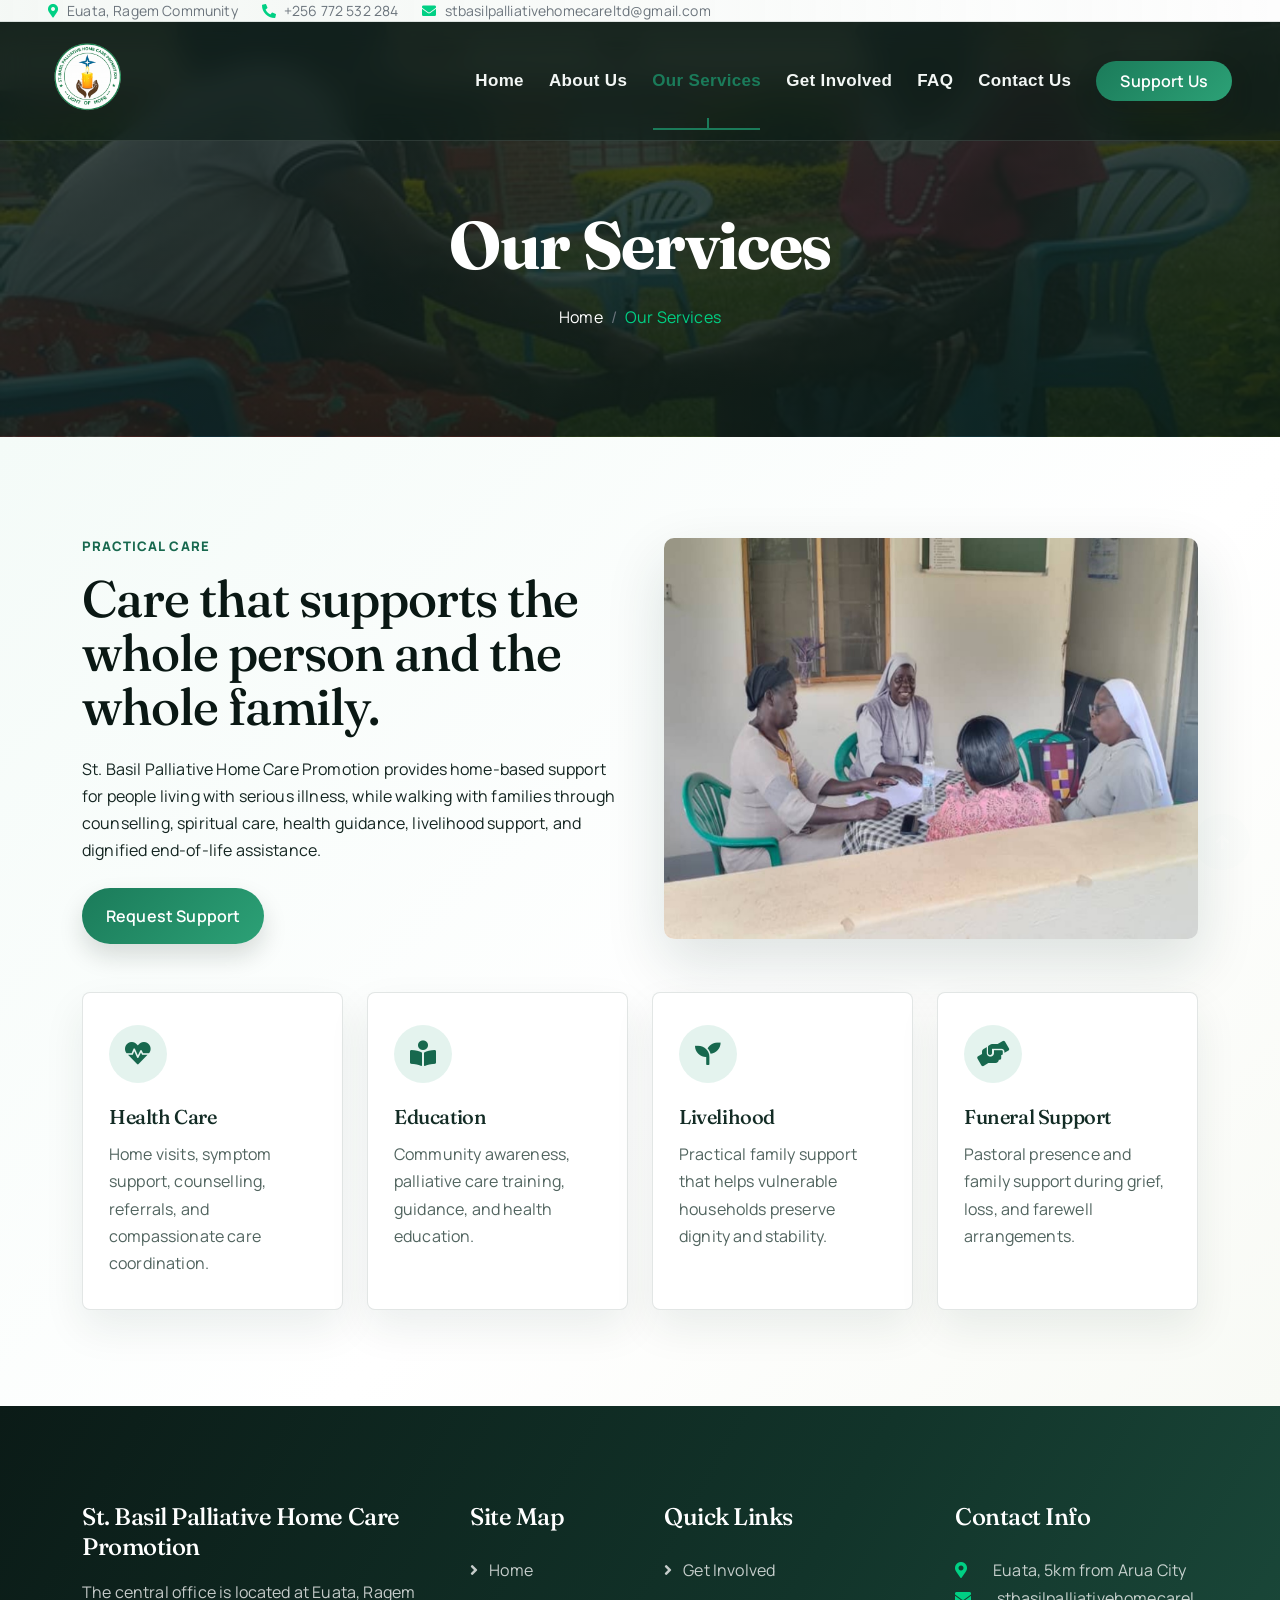
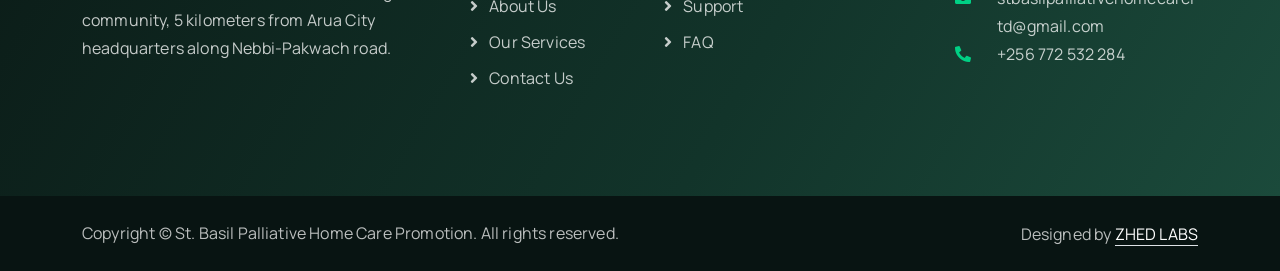
<file: public_html/Services.html>
<!DOCTYPE html>
<html lang="en">

<head>
    <meta charset="utf-8">
    <title>Palliative Home Care Services | St. Basil</title>
    <meta content="width=device-width, initial-scale=1.0" name="viewport">
    <meta name="keywords" content="St. Basil Palliative Home Care Promotion, St Basil, palliative care Uganda, palliative home care Arua, home care Uganda, counselling, spiritual support, vulnerable families, Euata, Ragem Community, Arua City">
    <meta name="description" content="Explore St. Basil Palliative Home Care Promotion services including home-based health care, education, livelihood support, counselling, and funeral support.">
    <link rel="canonical" href="https://stbasilpalliativehomecare.site/Services.html">
    <meta property="og:site_name" content="St. Basil Palliative Home Care Promotion">
    <meta property="og:title" content="Palliative Home Care Services | St. Basil">
    <meta property="og:description" content="Explore St. Basil Palliative Home Care Promotion services including home-based health care, education, livelihood support, counselling, and funeral support.">
    <meta property="og:url" content="https://stbasilpalliativehomecare.site/Services.html">
    <meta property="og:type" content="website">
    <meta property="og:image" content="https://stbasilpalliativehomecare.site/img/official-logo.png">
    <meta name="twitter:card" content="summary_large_image">
    <meta name="twitter:title" content="Palliative Home Care Services | St. Basil">
    <meta name="twitter:description" content="Explore St. Basil Palliative Home Care Promotion services including home-based health care, education, livelihood support, counselling, and funeral support.">
    <meta name="twitter:image" content="https://stbasilpalliativehomecare.site/img/official-logo.png">
    <link href="img/official-logo.png" rel="icon">
<link rel="preconnect" href="https://fonts.googleapis.com">
    <link rel="preconnect" href="https://fonts.gstatic.com" crossorigin>
    <link href="https://fonts.googleapis.com/css2?family=Fraunces:opsz,wght@9..144,400..900&family=Manrope:wght@300..800&display=swap" rel="stylesheet">
    <link rel="stylesheet" href="https://use.fontawesome.com/releases/v5.15.4/css/all.css">
    <link href="https://cdn.jsdelivr.net/npm/bootstrap-icons@1.4.1/font/bootstrap-icons.css" rel="stylesheet">
    <link rel="stylesheet" href="lib/animate/animate.min.css">
    <link href="lib/lightbox/css/lightbox.min.css" rel="stylesheet">
    <link href="lib/owlcarousel/assets/owl.carousel.min.css" rel="stylesheet">
    <link href="css/bootstrap.min.css" rel="stylesheet">
    <link href="css/style.css?v=20260610-nav2" rel="stylesheet">

    <script type="application/ld+json">
{
    "@context":  "https://schema.org",
    "@graph":  [
                   {
                       "@type":  "NGO",
                       "@id":  "https://stbasilpalliativehomecare.site/#organization",
                       "name":  "St. Basil Palliative Home Care Promotion",
                       "alternateName":  [
                                             "St Basil Palliative Home Care",
                                             "St. Basil Palliative Home Care"
                                         ],
                       "url":  "https://stbasilpalliativehomecare.site/",
                       "logo":  "https://stbasilpalliativehomecare.site/img/official-logo.png",
                       "image":  "https://stbasilpalliativehomecare.site/img/official-logo.png",
                       "email":  "stbasilpalliativehomecareltd@gmail.com",
                       "telephone":  "+256772532284",
                       "address":  {
                                       "@type":  "PostalAddress",
                                       "streetAddress":  "Euata, Ragem Community",
                                       "addressLocality":  "Arua",
                                       "addressCountry":  "UG"
                                   },
                       "areaServed":  {
                                          "@type":  "Country",
                                          "name":  "Uganda"
                                      },
                       "nonprofitStatus":  "NonprofitType",
                       "description":  "St. Basil Palliative Home Care Promotion provides compassionate palliative home care, counselling, spiritual support, education, and family assistance in Arua, Uganda."
                   },
                   {
                       "@type":  "WebSite",
                       "@id":  "https://stbasilpalliativehomecare.site/#website",
                       "url":  "https://stbasilpalliativehomecare.site/",
                       "name":  "St. Basil Palliative Home Care Promotion",
                       "publisher":  {
                                         "@id":  "https://stbasilpalliativehomecare.site/#organization"
                                     },
                       "inLanguage":  "en"
                   },
                   {
                       "@type":  "WebPage",
                       "@id":  "https://stbasilpalliativehomecare.site/Services.html#webpage",
                       "url":  "https://stbasilpalliativehomecare.site/Services.html",
                       "name":  "Palliative Home Care Services | St. Basil",
                       "description":  "Explore St. Basil Palliative Home Care Promotion services including home-based health care, education, livelihood support, counselling, and funeral support.",
                       "isPartOf":  {
                                        "@id":  "https://stbasilpalliativehomecare.site/#website"
                                    },
                       "about":  {
                                     "@id":  "https://stbasilpalliativehomecare.site/#organization"
                                 },
                       "inLanguage":  "en"
                   },
                   {
                       "@type":  "BreadcrumbList",
                       "@id":  "https://stbasilpalliativehomecare.site/Services.html#breadcrumb",
                       "itemListElement":  [
                                               {
                                                   "@type":  "ListItem",
                                                   "position":  1,
                                                   "name":  "Home",
                                                   "item":  "https://stbasilpalliativehomecare.site/"
                                               },
                                               {
                                                   "@type":  "ListItem",
                                                   "position":  2,
                                                   "name":  "Our Services",
                                                   "item":  "https://stbasilpalliativehomecare.site/Services.html"
                                               }
                                           ]
                   }
               ]
}
    </script>
</head>

<body>
    <div class="container-fluid topbar bg-light px-5 d-none d-lg-block">
        <div class="row gx-0 align-items-center">
            <div class="col-lg-8 text-center text-lg-start mb-2 mb-lg-0">
                <div class="d-flex flex-wrap">
                    <a href="#" class="text-muted small me-4"><i class="fas fa-map-marker-alt text-primary me-2"></i>Euata, Ragem Community</a>
                    <a href="tel:+256772532284" class="text-muted small me-4"><i class="fas fa-phone-alt text-primary me-2"></i>+256 772 532 284</a>
                    <a href="mailto:stbasilpalliativehomecareltd@gmail.com" class="text-muted small me-0"><i class="fas fa-envelope text-primary me-2"></i>stbasilpalliativehomecareltd@gmail.com</a>
                </div>
            </div>
        </div>
    </div>

    <div class="container-fluid position-relative p-0">
        <nav class="navbar navbar-expand-lg navbar-light px-4 px-lg-5 py-3 py-lg-0">
            <a href="index.html" class="navbar-brand p-0">
                <img src="img/official-logo.png" alt="St. Basil Palliative Home Care Promotion logo">
            </a>
            <button class="navbar-toggler" type="button" data-bs-toggle="collapse" data-bs-target="#navbarCollapse">
                <span class="fa fa-bars"></span>
            </button>
            <div class="collapse navbar-collapse" id="navbarCollapse">
                <div class="navbar-nav ms-auto py-0">
                    <a href="index.html" class="nav-item nav-link">Home</a>
                    <a href="About-Us.html" class="nav-item nav-link">About Us</a>
                    <a href="Services.html" class="nav-item nav-link active">Our Services</a>
                    <a href="Get-Involved.html" class="nav-item nav-link">Get Involved</a>
                    <a href="Faq.html" class="nav-item nav-link">FAQ</a>
                    <a href="contact.html" class="nav-item nav-link">Contact Us</a>
                </div>
                    <a href="Donate.html" class="btn btn-primary rounded-pill py-2 px-4 my-3 my-lg-0 flex-shrink-0">Support Us</a>
            </div>
        </nav>

        <div class="container-fluid bg-breadcrumb">
            <div class="container text-center py-5" style="max-width: 900px;">
                <h4 class="text-white display-4 mb-4 wow fadeInDown" data-wow-delay="0.1s">Our Services</h4>
                <ol class="breadcrumb d-flex justify-content-center mb-0 wow fadeInDown" data-wow-delay="0.3s">
                    <li class="breadcrumb-item"><a href="index.html">Home</a></li>
                    <li class="breadcrumb-item active text-primary">Our Services</li>
                </ol>
            </div>
        </div>
    </div>

    <main>
        <section class="service-overview py-5">
            <div class="container py-5">
                <div class="row align-items-center g-5 mb-5">
                    <div class="col-lg-6">
                        <span class="section-kicker">Practical care</span>
                        <h1 class="section-title">Care that supports the whole person and the whole family.</h1>
                        <p>St. Basil Palliative Home Care Promotion provides home-based support for people living with serious illness, while walking with families through counselling, spiritual care, health guidance, livelihood support, and dignified end-of-life assistance.</p>
                        <a href="contact.html" class="btn btn-primary rounded-pill px-4 py-3 mt-2">Request Support</a>
                    </div>
                    <div class="col-lg-6">
                        <img class="img-fluid rounded service-hero-image" src="img/Basil.jpg" alt="St. Basil team meeting with community members">
                    </div>
                </div>

                <div class="row g-4">
                    <div class="col-md-6 col-xl-3">
                        <a href="Health.html" class="service-page-card">
                            <i class="fas fa-heartbeat"></i>
                            <h3>Health Care</h3>
                            <p>Home visits, symptom support, counselling, referrals, and compassionate care coordination.</p>
                        </a>
                    </div>
                    <div class="col-md-6 col-xl-3">
                        <a href="Education.html" class="service-page-card">
                            <i class="fas fa-book-reader"></i>
                            <h3>Education</h3>
                            <p>Community awareness, palliative care training, guidance, and health education.</p>
                        </a>
                    </div>
                    <div class="col-md-6 col-xl-3">
                        <a href="Livelihood.html" class="service-page-card">
                            <i class="fas fa-seedling"></i>
                            <h3>Livelihood</h3>
                            <p>Practical family support that helps vulnerable households preserve dignity and stability.</p>
                        </a>
                    </div>
                    <div class="col-md-6 col-xl-3">
                        <a href="Funeral-Services.html" class="service-page-card">
                            <i class="fas fa-hands-helping"></i>
                            <h3>Funeral Support</h3>
                            <p>Pastoral presence and family support during grief, loss, and farewell arrangements.</p>
                        </a>
                    </div>
                </div>
            </div>
        </section>
    </main>

    <footer class="container-fluid footer py-5 wow fadeIn" data-wow-delay="0.2s">
        <div class="container py-5 border-start-0 border-end-0">
            <div class="row g-5">
                <div class="col-md-6 col-lg-6 col-xl-4">
                    <div class="footer-item">
                        <a href="index.html" class="p-0"><h4 class="text-white">St. Basil Palliative Home Care Promotion</h4></a>
                        <p class="mb-4">The central office is located at Euata, Ragem community, 5 kilometers from Arua City headquarters along Nebbi-Pakwach road.</p>
                    </div>
                </div>
                <div class="col-md-6 col-lg-6 col-xl-2">
                    <div class="footer-item">
                        <h4 class="text-white mb-4">Site Map</h4>
                        <a href="index.html"><i class="fas fa-angle-right me-2"></i> Home</a>
                        <a href="About-Us.html"><i class="fas fa-angle-right me-2"></i> About Us</a>
                        <a href="Services.html"><i class="fas fa-angle-right me-2"></i> Our Services</a>
                        <a href="contact.html"><i class="fas fa-angle-right me-2"></i> Contact Us</a>
                    </div>
                </div>
                <div class="col-md-6 col-lg-6 col-xl-3">
                    <div class="footer-item">
                        <h4 class="text-white mb-4">Quick Links</h4>
                        <a href="Get-Involved.html"><i class="fas fa-angle-right me-2"></i> Get Involved</a>
                        <a href="Donate.html"><i class="fas fa-angle-right me-2"></i> Support</a>
                        <a href="Faq.html"><i class="fas fa-angle-right me-2"></i> FAQ</a>
                    </div>
                </div>
                <div class="col-md-6 col-lg-6 col-xl-3">
                    <div class="footer-item">
                        <h4 class="text-white mb-4">Contact Info</h4>
                        <div class="d-flex align-items-center"><i class="fas fa-map-marker-alt text-primary me-3"></i><p class="text-white mb-0">Euata, 5km from Arua City</p></div>
                        <div class="d-flex align-items-center"><i class="fas fa-envelope text-primary me-3"></i><p class="text-white mb-0">stbasilpalliativehomecareltd@gmail.com</p></div>
                        <div class="d-flex align-items-center"><i class="fa fa-phone-alt text-primary me-3"></i><p class="text-white mb-0">+256 772 532 284</p></div>
                    </div>
                </div>
            </div>
        </div>
    </footer>

    <div class="container-fluid copyright py-4">
        <div class="container">
            <div class="row g-4 align-items-center">
                <div class="col-md-6 text-center text-md-start mb-md-0"><p class="mb-0">Copyright &copy; St. Basil Palliative Home Care Promotion. All rights reserved.</p></div>
                <div class="col-md-6 text-center text-md-end text-body">Designed by <a class="border-bottom text-white" href="#" target="_blank" rel="noopener">ZHED LABS</a></div>
            </div>
        </div>
    </div>

    <a href="#" class="btn btn-primary btn-lg-square rounded-circle back-to-top" aria-label="Back to top"><i class="fa fa-arrow-up"></i></a>
    <script src="https://ajax.googleapis.com/ajax/libs/jquery/3.6.4/jquery.min.js"></script>
    <script src="https://cdn.jsdelivr.net/npm/bootstrap@5.0.0/dist/js/bootstrap.bundle.min.js"></script>
    <script src="lib/wow/wow.min.js"></script>
    <script src="lib/easing/easing.min.js"></script>
    <script src="lib/waypoints/waypoints.min.js"></script>
    <script src="lib/counterup/counterup.min.js"></script>
    <script src="lib/lightbox/js/lightbox.min.js"></script>
    <script src="lib/owlcarousel/owl.carousel.min.js"></script>
    <script src="js/main.js"></script>
</body>

</html>
</file>
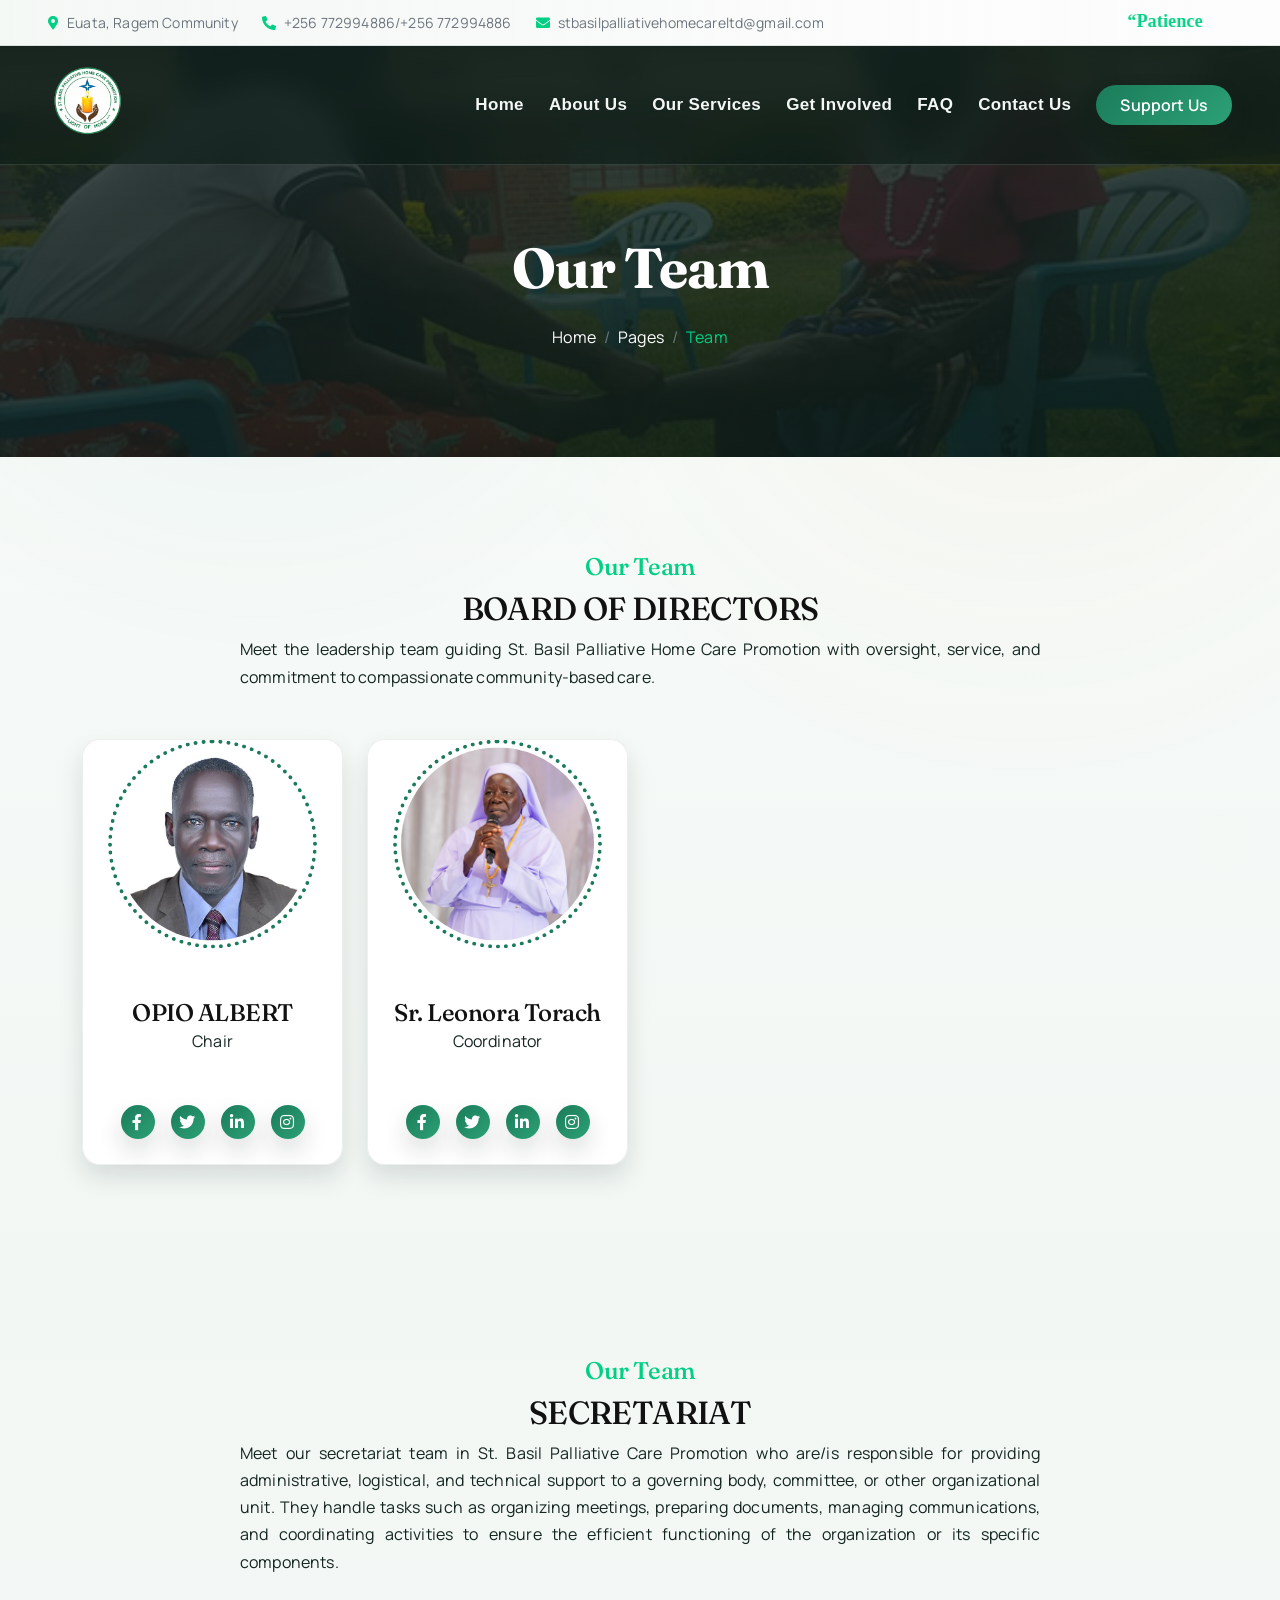
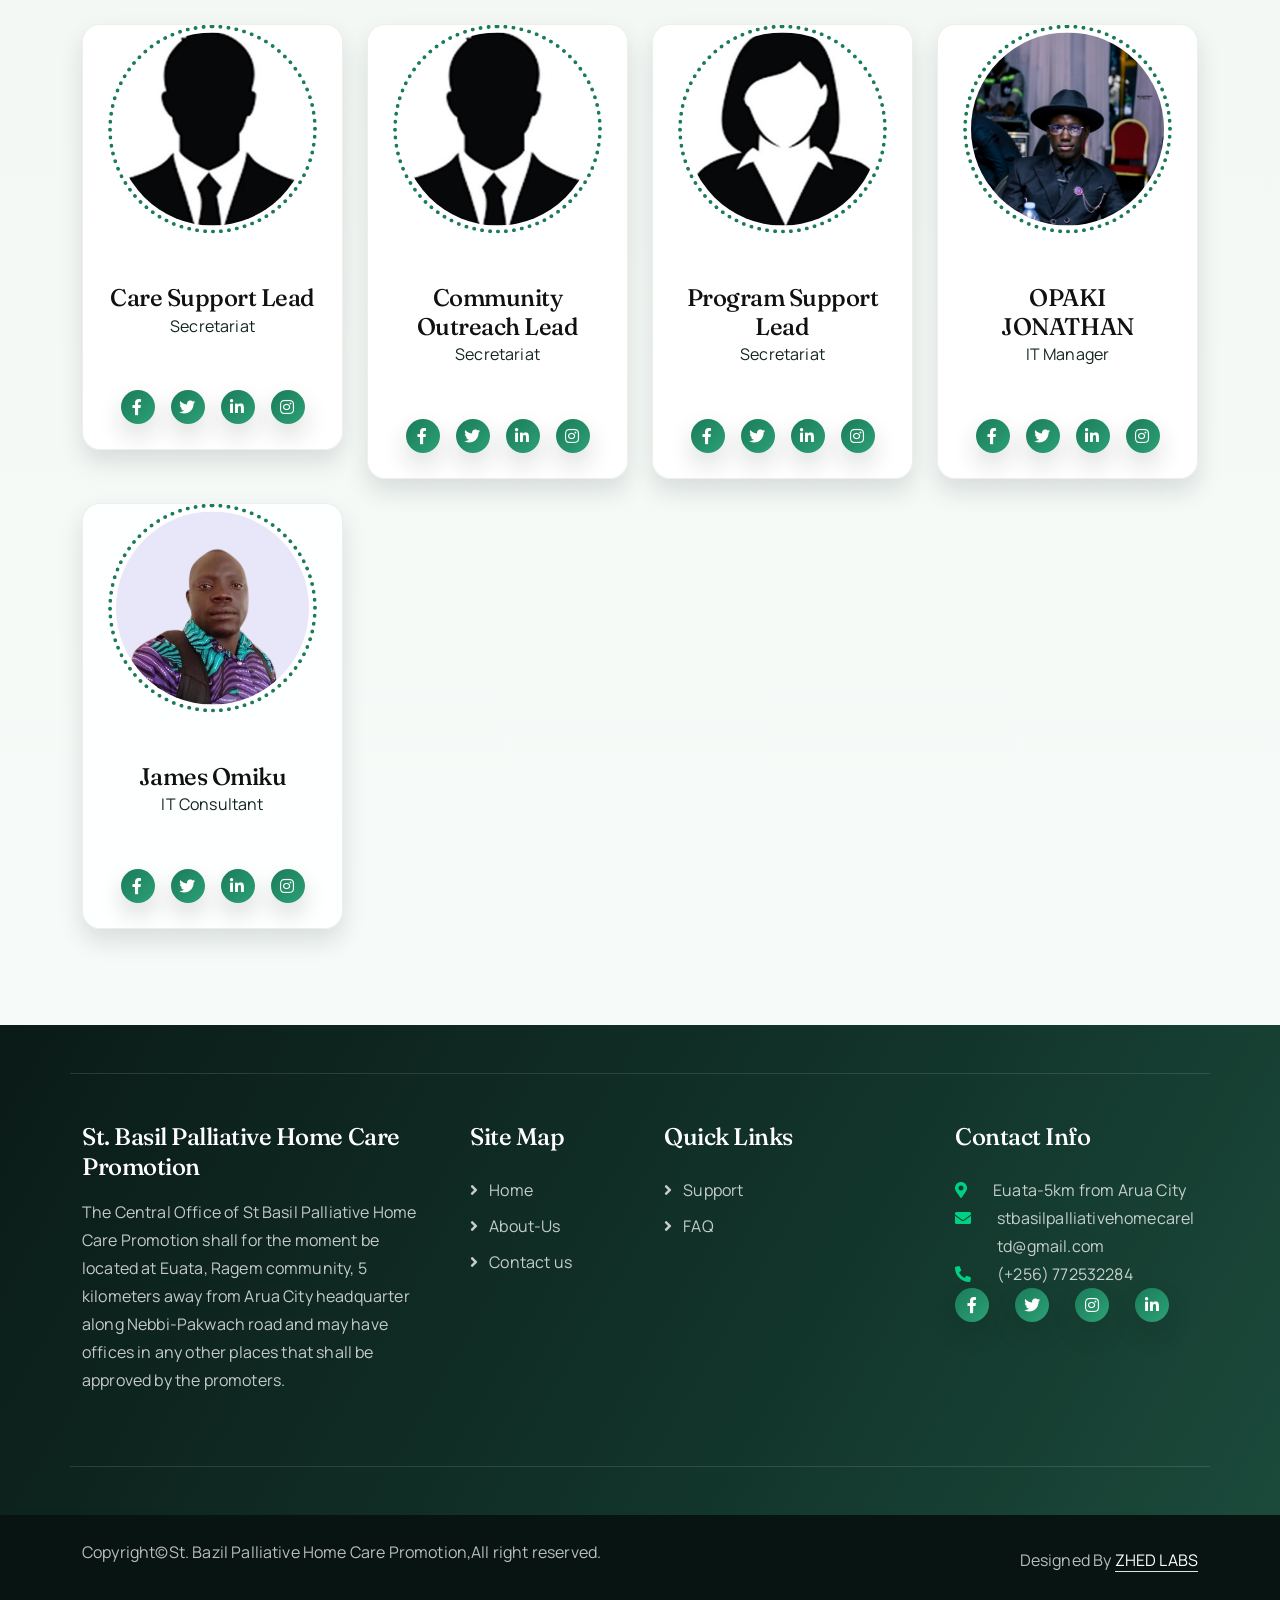
<file: public_html/team.html>
<!DOCTYPE html>
<html lang="en">

    <head>
        <meta charset="utf-8">
        <title>St. Basil Palliative Home Care Team</title>
        <meta content="width=device-width, initial-scale=1.0" name="viewport">
        <meta name="keywords" content="St. Basil Palliative Home Care Promotion, St Basil, palliative care Uganda, palliative home care Arua, home care Uganda, counselling, spiritual support, vulnerable families, Euata, Ragem Community, Arua City">
        <meta name="description" content="Meet the board, coordination team, secretariat, and staff serving St. Basil Palliative Home Care Promotion in Uganda.">
    <link rel="canonical" href="https://stbasilpalliativehomecare.site/team.html">
    <meta property="og:site_name" content="St. Basil Palliative Home Care Promotion">
    <meta property="og:title" content="St. Basil Palliative Home Care Team">
    <meta property="og:description" content="Meet the board, coordination team, secretariat, and staff serving St. Basil Palliative Home Care Promotion in Uganda.">
    <meta property="og:url" content="https://stbasilpalliativehomecare.site/team.html">
    <meta property="og:type" content="website">
    <meta property="og:image" content="https://stbasilpalliativehomecare.site/img/official-logo.png">
    <meta name="twitter:card" content="summary_large_image">
    <meta name="twitter:title" content="St. Basil Palliative Home Care Team">
    <meta name="twitter:description" content="Meet the board, coordination team, secretariat, and staff serving St. Basil Palliative Home Care Promotion in Uganda.">
    <meta name="twitter:image" content="https://stbasilpalliativehomecare.site/img/official-logo.png">
    <link href="img/official-logo.png" rel="icon">
          <!-- Favicon -->
<!-- Google Web Fonts -->
        <link rel="preconnect" href="https://fonts.googleapis.com">
        <link rel="preconnect" href="https://fonts.gstatic.com" crossorigin>
        <link href="https://fonts.googleapis.com/css2?family=Fraunces:opsz,wght@9..144,400..900&family=Manrope:wght@300..800&display=swap" rel="stylesheet"> 

        <!-- Icon Font Stylesheet -->
        <link rel="stylesheet" href="https://use.fontawesome.com/releases/v5.15.4/css/all.css"/>
        <link href="https://cdn.jsdelivr.net/npm/bootstrap-icons@1.4.1/font/bootstrap-icons.css" rel="stylesheet">

        <!-- Libraries Stylesheet -->
        <link rel="stylesheet" href="lib/animate/animate.min.css"/>
        <link href="lib/lightbox/css/lightbox.min.css" rel="stylesheet">
        <link href="lib/owlcarousel/assets/owl.carousel.min.css" rel="stylesheet">


        <!-- Customized Bootstrap Stylesheet -->
        <link href="css/bootstrap.min.css" rel="stylesheet">

        <!-- Template Stylesheet -->
        <link href="css/style.css?v=20260610-nav2" rel="stylesheet">
    
    <script type="application/ld+json">
{
    "@context":  "https://schema.org",
    "@graph":  [
                   {
                       "@type":  "NGO",
                       "@id":  "https://stbasilpalliativehomecare.site/#organization",
                       "name":  "St. Basil Palliative Home Care Promotion",
                       "alternateName":  [
                                             "St Basil Palliative Home Care",
                                             "St. Basil Palliative Home Care"
                                         ],
                       "url":  "https://stbasilpalliativehomecare.site/",
                       "logo":  "https://stbasilpalliativehomecare.site/img/official-logo.png",
                       "image":  "https://stbasilpalliativehomecare.site/img/official-logo.png",
                       "email":  "stbasilpalliativehomecareltd@gmail.com",
                       "telephone":  "+256772532284",
                       "address":  {
                                       "@type":  "PostalAddress",
                                       "streetAddress":  "Euata, Ragem Community",
                                       "addressLocality":  "Arua",
                                       "addressCountry":  "UG"
                                   },
                       "areaServed":  {
                                          "@type":  "Country",
                                          "name":  "Uganda"
                                      },
                       "nonprofitStatus":  "NonprofitType",
                       "description":  "St. Basil Palliative Home Care Promotion provides compassionate palliative home care, counselling, spiritual support, education, and family assistance in Arua, Uganda."
                   },
                   {
                       "@type":  "WebSite",
                       "@id":  "https://stbasilpalliativehomecare.site/#website",
                       "url":  "https://stbasilpalliativehomecare.site/",
                       "name":  "St. Basil Palliative Home Care Promotion",
                       "publisher":  {
                                         "@id":  "https://stbasilpalliativehomecare.site/#organization"
                                     },
                       "inLanguage":  "en"
                   },
                   {
                       "@type":  "WebPage",
                       "@id":  "https://stbasilpalliativehomecare.site/team.html#webpage",
                       "url":  "https://stbasilpalliativehomecare.site/team.html",
                       "name":  "St. Basil Palliative Home Care Team",
                       "description":  "Meet the board, coordination team, secretariat, and staff serving St. Basil Palliative Home Care Promotion in Uganda.",
                       "isPartOf":  {
                                        "@id":  "https://stbasilpalliativehomecare.site/#website"
                                    },
                       "about":  {
                                     "@id":  "https://stbasilpalliativehomecare.site/#organization"
                                 },
                       "inLanguage":  "en"
                   },
                   {
                       "@type":  "BreadcrumbList",
                       "@id":  "https://stbasilpalliativehomecare.site/team.html#breadcrumb",
                       "itemListElement":  [
                                               {
                                                   "@type":  "ListItem",
                                                   "position":  1,
                                                   "name":  "Home",
                                                   "item":  "https://stbasilpalliativehomecare.site/"
                                               },
                                               {
                                                   "@type":  "ListItem",
                                                   "position":  2,
                                                   "name":  "Our Team",
                                                   "item":  "https://stbasilpalliativehomecare.site/team.html"
                                               }
                                           ]
                   }
               ]
}
    </script>
</head>

    <body>

        <!-- Spinner Start 
        <div id="spinner" class="show bg-white position-fixed translate-middle w-100 vh-100 top-50 start-50 d-flex align-items-center justify-content-center">
            <div class="spinner-border text-primary" style="width: 3rem; height: 3rem;" role="status">
                <span class="sr-only">Loading...</span>
            </div>
        </div>
         -->

        <!-- Topbar Start -->
        <div class="container-fluid topbar bg-light px-5 d-none d-lg-block">
            <div class="row gx-0 align-items-center">
                <div class="col-lg-8 text-center text-lg-start mb-2 mb-lg-0">
                    <div class="d-flex flex-wrap">
                        <a href="#" class="text-muted small me-4"><i class="fas fa-map-marker-alt text-primary me-2"></i>Euata, Ragem Community</a>
                        <a href="tel:+256 772994886" class="text-muted small me-4"><i class="fas fa-phone-alt text-primary me-2"></i>+256 772994886/+256 772994886</a>
                        <a href="mailto:stbasilpalliativehomecareltd@gmail.com" class="text-muted small me-0"><i class="fas fa-envelope text-primary me-2"></i>stbasilpalliativehomecareltd@gmail.com</a>
                    </div>
                </div>
                <div class="col-lg-4 text-center text-lg-end">
                    <div class="d-inline-flex align-items-center" style="height: 45px;">
                        <a href="#"><small class="me-3 text-dark"><i class="fa fa-thumb-up text-primary me-2"><marquee behavior="scroll" direction="left" scrollamount="04" ><font size="4px">“Patience and Perseverance Pays.”</font></marquee></i></small></a>
                        
                    </div>
                </div>
            </div>
        </div>
        <!-- Topbar End -->

      
       <!-- Navbar & Hero Start -->
        <div class="container-fluid position-relative p-0">
            <nav class="navbar navbar-expand-lg navbar-light px-4 px-lg-5 py-3 py-lg-0">
                <a href="index.html" class="navbar-brand p-0">
                    <!--<h1 class="text-primary"><i class="fas fa-search-dollar me-3"></i>Sbphcp</h1>-->
                    <img src="img/official-logo.png" alt="St. Basil Palliative Home Care Promotion logo"> 
                </a>
                <button class="navbar-toggler" type="button" data-bs-toggle="collapse" data-bs-target="#navbarCollapse">
                    <span class="fa fa-bars"></span>
                </button>
                <div class="collapse navbar-collapse" id="navbarCollapse">
                    <div class="navbar-nav ms-auto py-0">
                        <a href="index.html" class="nav-item nav-link">Home</a>
                        <a href="About-Us.html" class="nav-item nav-link">About Us</a>
                        <a href="Services.html" class="nav-item nav-link">Our Services</a>
                        <a href="Get-Involved.html" class="nav-item nav-link">Get Involved</a>
                        <a href="Faq.html" class="nav-item nav-link">FAQ</a>
                        <a href="contact.html" class="nav-item nav-link">Contact Us</a>
                    </div>
                    <a href="Donate.html" class="btn btn-primary rounded-pill py-2 px-4 my-3 my-lg-0 flex-shrink-0">Support Us</a>
                </div>
            </nav>

            <!-- Header Start -->
            <div class="container-fluid bg-breadcrumb">
                <div class="container text-center py-5" style="max-width: 900px;">
                    <h1 class="text-white display-4 mb-4 wow fadeInDown" data-wow-delay="0.1s">Our Team</h1>
                    <ol class="breadcrumb d-flex justify-content-center mb-0 wow fadeInDown" data-wow-delay="0.3s">
                        <li class="breadcrumb-item"><a href="index.html">Home</a></li>
                        <li class="breadcrumb-item"><a href="#">Pages</a></li>
                        <li class="breadcrumb-item active text-primary">Team</li>
                    </ol>    
                </div>
            </div>
            <!-- Header End -->
        </div>
        <!-- Navbar & Hero End -->


        <!-- Team Start -->
        <div class="container-fluid team py-5">

            <div class="container py-5">
                <div class="text-center mx-auto pb-5 wow fadeInUp" data-wow-delay="0.2s" style="max-width: 800px;">
                    <h4 class="text-primary">Our Team</h4>
                    <h2>BOARD OF DIRECTORS</h2>
                   <p class="mb-0" style="text-align: justify;">Meet the leadership team guiding St. Basil Palliative Home Care Promotion with oversight, service, and commitment to compassionate community-based care.
                    </p>
                </div>

                <div class="row g-4">
                    <div class="col-md-6 col-lg-6 col-xl-3 wow fadeInUp" data-wow-delay="0.2s">
                        <div class="team-item">
                            <div class="team-img">
                                <img src="img/opio-albert.jpg" class="img-fluid" alt="OPIO ALBERT">
                            </div>
                            <div class="team-title">
                                 <div class="team-title">
                                <h4 class="mb-0">OPIO ALBERT</h4>
                                <p class="mb-0">Chair</p>
                            </div>
                            </div>
                            <div class="team-icon">
                                <a class="btn btn-primary btn-sm-square rounded-circle me-3" href=""><i class="fab fa-facebook-f"></i></a>
                                <a class="btn btn-primary btn-sm-square rounded-circle me-3" href=""><i class="fab fa-twitter"></i></a>
                                <a class="btn btn-primary btn-sm-square rounded-circle me-3" href=""><i class="fab fa-linkedin-in"></i></a>
                                <a class="btn btn-primary btn-sm-square rounded-circle me-0" href=""><i class="fab fa-instagram"></i></a>
                            </div>
                        </div>
                    </div>
                   <div class="col-md-6 col-lg-6 col-xl-3 wow fadeInUp" data-wow-delay="0.2s">
                        <div class="team-item">
                            <div class="team-img">
                                <img src="img/sr-leonora-torach.jpg" class="img-fluid" alt="Sr. Leonora Torach">
                            </div>
                            <div class="team-title">
                                 <div class="team-title">
                                <h4 class="mb-0">Sr. Leonora Torach</h4>
                                <p class="mb-0">Coordinator</p>
                            </div>
                            </div>
                            <div class="team-icon">
                                <a class="btn btn-primary btn-sm-square rounded-circle me-3" href=""><i class="fab fa-facebook-f"></i></a>
                                <a class="btn btn-primary btn-sm-square rounded-circle me-3" href=""><i class="fab fa-twitter"></i></a>
                                <a class="btn btn-primary btn-sm-square rounded-circle me-3" href=""><i class="fab fa-linkedin-in"></i></a>
                                <a class="btn btn-primary btn-sm-square rounded-circle me-0" href=""><i class="fab fa-instagram"></i></a>
                            </div>
                        </div>
                    </div>
                </div>
            </div>
        </div>
        <!-- Team End -->

            <!-- Team Start -->
        <div class="container-fluid team py-5">

            <div class="container py-5">
                <div class="text-center mx-auto pb-5 wow fadeInUp" data-wow-delay="0.2s" style="max-width: 800px;">
                    <h4 class="text-primary">Our Team</h4>
                    <h2>SECRETARIAT</h2>
                    <p class="mb-0" style="text-align: justify;">Meet our secretariat team in St. Basil Palliative Care Promotion who are/is responsible for providing administrative, logistical, and technical support to a governing body, committee, or other organizational unit. They handle tasks such as organizing meetings, preparing documents, managing communications, and coordinating activities to ensure the efficient functioning of the organization or its specific components. 
                    </p>
                </div>

                <div class="row g-4">
                    <div class="col-md-6 col-lg-6 col-xl-3 wow fadeInUp" data-wow-delay="0.2s">
                        <div class="team-item">
                            <div class="team-img">
                                <img src="img/team-1a.jpg" class="img-fluid" alt="">
                            </div>
                            <div class="team-title">
                                 <div class="team-title">
                                <h4 class="mb-0">Care Support Lead</h4><p class="mb-0">Secretariat</p>
                            </div>
                            </div>
                            <div class="team-icon">
                                <a class="btn btn-primary btn-sm-square rounded-circle me-3" href=""><i class="fab fa-facebook-f"></i></a>
                                <a class="btn btn-primary btn-sm-square rounded-circle me-3" href=""><i class="fab fa-twitter"></i></a>
                                <a class="btn btn-primary btn-sm-square rounded-circle me-3" href=""><i class="fab fa-linkedin-in"></i></a>
                                <a class="btn btn-primary btn-sm-square rounded-circle me-0" href=""><i class="fab fa-instagram"></i></a>
                            </div>
                        </div>
                    </div>
                   <div class="col-md-6 col-lg-6 col-xl-3 wow fadeInUp" data-wow-delay="0.2s">
                        <div class="team-item">
                            <div class="team-img">
                                <img src="img/team-1a.jpg" class="img-fluid" alt="">
                            </div>
                            <div class="team-title">
                                 <div class="team-title">
                                <h4 class="mb-0">Community Outreach Lead</h4><p class="mb-0">Secretariat</p>
                            </div>
                            </div>
                            <div class="team-icon">
                                <a class="btn btn-primary btn-sm-square rounded-circle me-3" href=""><i class="fab fa-facebook-f"></i></a>
                                <a class="btn btn-primary btn-sm-square rounded-circle me-3" href=""><i class="fab fa-twitter"></i></a>
                                <a class="btn btn-primary btn-sm-square rounded-circle me-3" href=""><i class="fab fa-linkedin-in"></i></a>
                                <a class="btn btn-primary btn-sm-square rounded-circle me-0" href=""><i class="fab fa-instagram"></i></a>
                            </div>
                        </div>
                    </div>
                   <div class="col-md-6 col-lg-6 col-xl-3 wow fadeInUp" data-wow-delay="0.2s">
                        <div class="team-item">
                            <div class="team-img">
                                <img src="img/team-1b.jpg" class="img-fluid" alt="">
                            </div>
                            <div class="team-title">
                                 <div class="team-title">
                                <h4 class="mb-0">Program Support Lead</h4><p class="mb-0">Secretariat</p>
                            </div>
                            </div>
                            <div class="team-icon">
                                <a class="btn btn-primary btn-sm-square rounded-circle me-3" href=""><i class="fab fa-facebook-f"></i></a>
                                <a class="btn btn-primary btn-sm-square rounded-circle me-3" href=""><i class="fab fa-twitter"></i></a>
                                <a class="btn btn-primary btn-sm-square rounded-circle me-3" href=""><i class="fab fa-linkedin-in"></i></a>
                                <a class="btn btn-primary btn-sm-square rounded-circle me-0" href=""><i class="fab fa-instagram"></i></a>
                            </div>
                        </div>
                    </div>
                   <div class="col-md-6 col-lg-6 col-xl-3 wow fadeInUp" data-wow-delay="0.2s">
                        <div class="team-item">
                            <div class="team-img">
                                <img src="img/opaki-jonathan.jpg" class="img-fluid" alt="OPAKI JONATHAN">
                            </div>
                            <div class="team-title">
                                 <div class="team-title">
                                <h4 class="mb-0">OPAKI JONATHAN</h4>
                                <p class="mb-0">IT Manager</p>
                            </div>
                            </div>
                            <div class="team-icon">
                                <a class="btn btn-primary btn-sm-square rounded-circle me-3" href=""><i class="fab fa-facebook-f"></i></a>
                                <a class="btn btn-primary btn-sm-square rounded-circle me-3" href=""><i class="fab fa-twitter"></i></a>
                                <a class="btn btn-primary btn-sm-square rounded-circle me-3" href=""><i class="fab fa-linkedin-in"></i></a>
                                <a class="btn btn-primary btn-sm-square rounded-circle me-0" href=""><i class="fab fa-instagram"></i></a>
                            </div>
                        </div>
                    </div>
                   <div class="col-md-6 col-lg-6 col-xl-3 wow fadeInUp" data-wow-delay="0.2s">
                        <div class="team-item">
                            <div class="team-img">
                                <img src="img/Jam.png" class="img-fluid" alt="">
                            </div>
                            <div class="team-title">
                                 <div class="team-title">
                                <h4 class="mb-0">James Omiku</h4>
                                <p class="mb-0">IT Consultant</p>
                            </div>
                            </div>
                            <div class="team-icon">
                                <a class="btn btn-primary btn-sm-square rounded-circle me-3" href=""><i class="fab fa-facebook-f"></i></a>
                                <a class="btn btn-primary btn-sm-square rounded-circle me-3" href=""><i class="fab fa-twitter"></i></a>
                                <a class="btn btn-primary btn-sm-square rounded-circle me-3" href=""><i class="fab fa-linkedin-in"></i></a>
                                <a class="btn btn-primary btn-sm-square rounded-circle me-0" href=""><i class="fab fa-instagram"></i></a>
                            </div>
                        </div>
                    </div>
                </div>
            </div>
        </div>
        <!-- Team End -->

           <!-- Footer Start -->
        <div class="container-fluid footer py-5 wow fadeIn" data-wow-delay="0.2s">
            <div class="container py-5 border-start-0 border-end-0" style="border: 1px solid; border-color: rgb(255, 255, 255, 0.08);">
                <div class="row g-5">
                    <div class="col-md-6 col-lg-6 col-xl-4">
                        <div class="footer-item">
                            <a href="index.html" class="p-0">
                            <h4 class="text-white"></i>St. Basil Palliative Home Care Promotion</h4>
                           
                            </a>
                            <p class="mb-4">The Central Office of St Basil Palliative Home Care Promotion shall for the moment be located at Euata, Ragem community, 5 kilometers away from Arua City headquarter along Nebbi-Pakwach road and may have offices in any other places that shall be approved by the promoters. </p>
                            <!--<div class="d-flex">
                                <a href="#" class="bg-primary d-flex rounded align-items-center py-2 px-3 me-2">
                                    <i class="fas fa-apple-alt text-white"></i>
                                    <div class="ms-3">
                                        <small class="text-white">Download on the</small>
                                        <h6 class="text-white">App Store</h6>
                                    </div>
                                </a>
                                <a href="#" class="bg-dark d-flex rounded align-items-center py-2 px-3 ms-2">
                                    <i class="fas fa-play text-primary"></i>
                                    <div class="ms-3">
                                        <small class="text-white">Get it on</small>
                                        <h6 class="text-white">Google Play</h6>
                                    </div>
                                </a>
                            </div>-->
                        </div>
                    </div>
                    <div class="col-md-6 col-lg-6 col-xl-2">
                        <div class="footer-item">
                            <h4 class="text-white mb-4">Site Map</h4>
                            <a href="index.html"><i class="fas fa-angle-right me-2"></i> Home</a>
                            <a href="About-Us.html"><i class="fas fa-angle-right me-2"></i> About-Us</a>
<a href="contact.html"><i class="fas fa-angle-right me-2"></i> Contact us</a>
                        </div>
                    </div>
                    <div class="col-md-6 col-lg-6 col-xl-3">
                        <div class="footer-item">
                            <h4 class="text-white mb-4">Quick Links</h4>
<a href="Donate.html"><i class="fas fa-angle-right me-2"></i> Support</a>
                            <a href="Faq.html"><i class="fas fa-angle-right me-2"></i> FAQ</a>
</div>
                    </div>
                    <div class="col-md-6 col-lg-6 col-xl-3">
                        <div class="footer-item">
                            <h4 class="text-white mb-4">Contact Info</h4>
                            <div class="d-flex align-items-center">
                                <i class="fas fa-map-marker-alt text-primary me-3"></i>
                                <p class="text-white mb-0">Euata-5km from Arua City</p>
                            </div>
                            <div class="d-flex align-items-center">
                                <i class="fas fa-envelope text-primary me-3"></i>
                                <p class="text-white mb-0">stbasilpalliativehomecareltd@gmail.com</p>
                            </div>
                            <div class="d-flex align-items-center">
                                <i class="fa fa-phone-alt text-primary me-3"></i>
                                <p class="text-white mb-0">(+256) 772532284</p>
                            </div>
                           
                            <div class="d-flex">
                                <a class="btn btn-primary btn-sm-square rounded-circle me-3" href="#"><i class="fab fa-facebook-f text-white"></i></a>
                                <a class="btn btn-primary btn-sm-square rounded-circle me-3" href="#"><i class="fab fa-twitter text-white"></i></a>
                                <a class="btn btn-primary btn-sm-square rounded-circle me-3" href="#"><i class="fab fa-instagram text-white"></i></a>
                                <a class="btn btn-primary btn-sm-square rounded-circle me-0" href="#"><i class="fab fa-linkedin-in text-white"></i></a>
                            </div>
                        </div>
                    </div>
                </div>
            </div>
        </div>
        <!-- Footer End -->
        
        <!-- Copyright Start -->
        <div class="container-fluid copyright py-4">
            <div class="container">
                <div class="row g-4 align-items-center">
                    <div class="col-md-6 text-center text-md-start mb-md-0">
                         <p>Copyright&copy;St. Bazil Palliative Home Care Promotion</a>,All right reserved.</p>
                    </div>
                    <div class="col-md-6 text-center text-md-end text-body">
                        <!--/*** This template is free as long as you keep the below author’s credit link/attribution link/backlink. ***/-->
                        <!--/*** If you'd like to use the template without the below author’s credit link/attribution link/backlink, ***/-->
                        <!--/*** you can purchase the Credit Removal License from "https://htmlcodex.com/credit-removal". ***/-->
                        Designed By <a class="border-bottom text-white" href="#" target="_blank">ZHED LABS</a> 
                    </div>
                </div>
            </div>
        </div>
        <!-- Copyright End -->


        <!-- Back to Top -->
        <a href="#" class="btn btn-primary btn-lg-square rounded-circle back-to-top"><i class="fa fa-arrow-up"></i></a>   

        
        <!-- JavaScript Libraries -->
        <script src="https://ajax.googleapis.com/ajax/libs/jquery/3.6.4/jquery.min.js"></script>
        <script src="https://cdn.jsdelivr.net/npm/bootstrap@5.0.0/dist/js/bootstrap.bundle.min.js"></script>
        <script src="lib/wow/wow.min.js"></script>
        <script src="lib/easing/easing.min.js"></script>
        <script src="lib/waypoints/waypoints.min.js"></script>
        <script src="lib/counterup/counterup.min.js"></script>
        <script src="lib/lightbox/js/lightbox.min.js"></script>
        <script src="lib/owlcarousel/owl.carousel.min.js"></script>
        

        <!-- Template Javascript -->
        <script src="js/main.js"></script>
    </body>

</html>
</file>
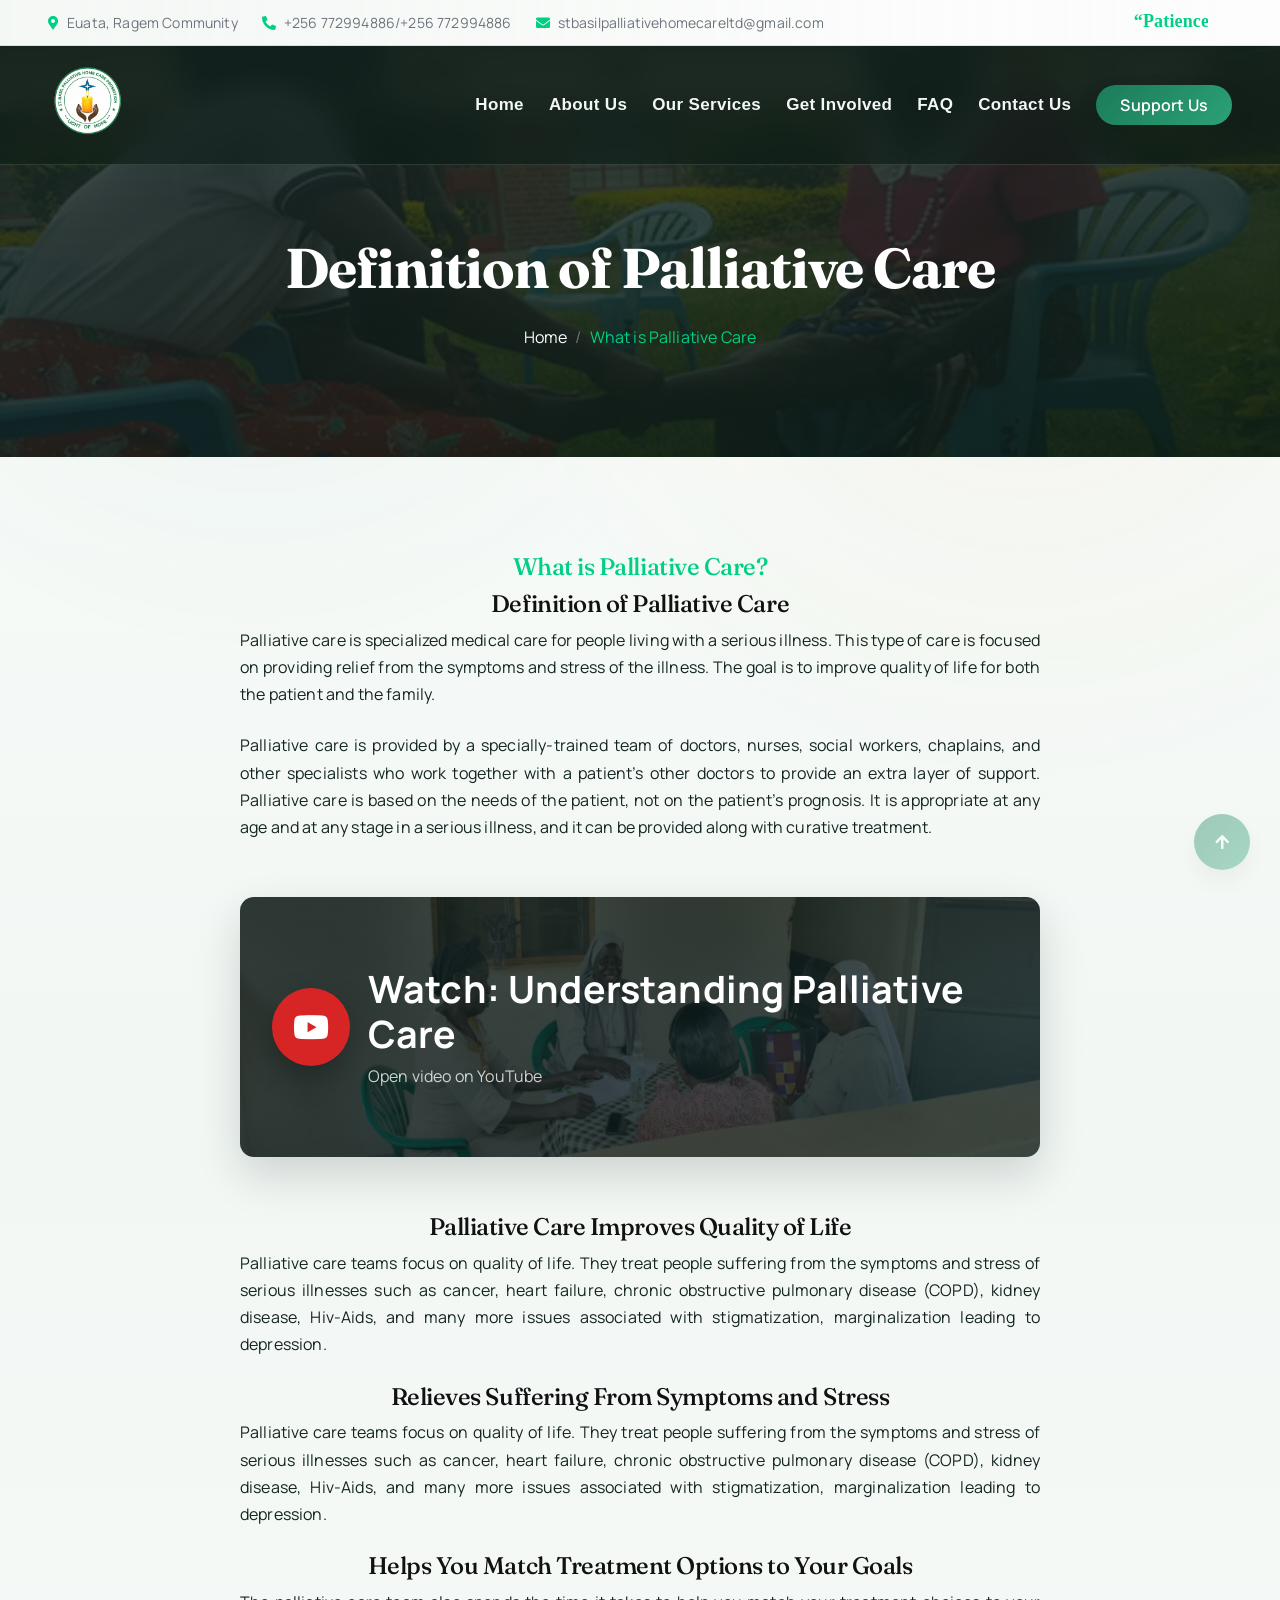
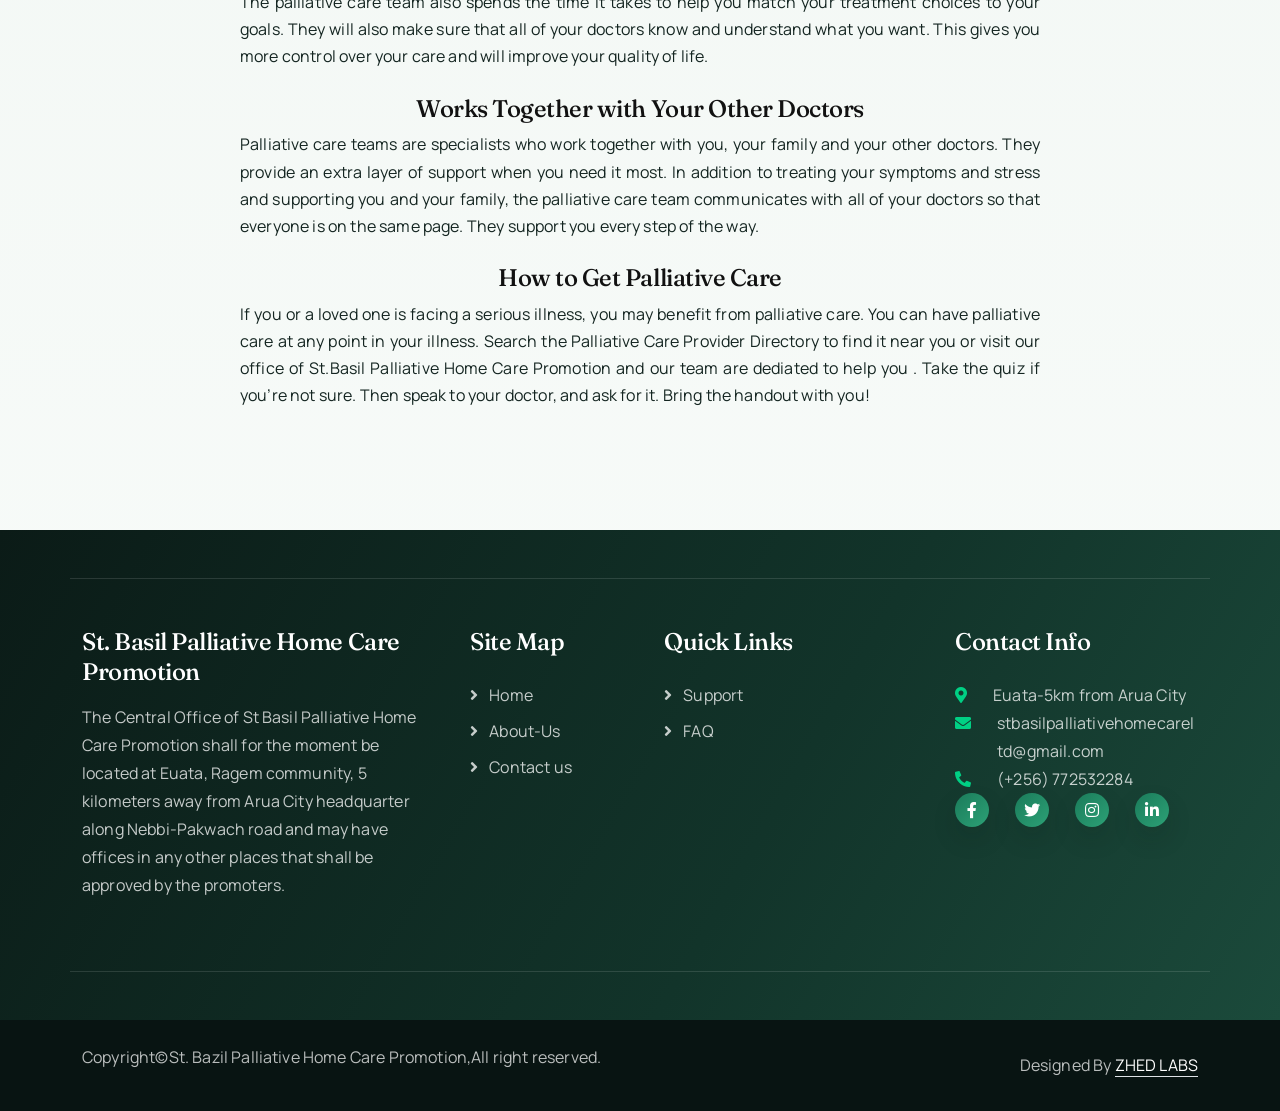
<file: public_html/Whatis.html>
<!DOCTYPE html>
<html lang="en">

    <head>
        <meta charset="utf-8">
        <title>What Is Palliative Care? | St. Basil</title>
        <meta content="width=device-width, initial-scale=1.0" name="viewport">
        <meta name="keywords" content="St. Basil Palliative Home Care Promotion, St Basil, palliative care Uganda, palliative home care Arua, home care Uganda, counselling, spiritual support, vulnerable families, Euata, Ragem Community, Arua City">
        <meta name="description" content="Understand palliative care and how St. Basil Palliative Home Care Promotion supports patients and families through serious illness at home.">
    <link rel="canonical" href="https://stbasilpalliativehomecare.site/Whatis.html">
    <meta property="og:site_name" content="St. Basil Palliative Home Care Promotion">
    <meta property="og:title" content="What Is Palliative Care? | St. Basil">
    <meta property="og:description" content="Understand palliative care and how St. Basil Palliative Home Care Promotion supports patients and families through serious illness at home.">
    <meta property="og:url" content="https://stbasilpalliativehomecare.site/Whatis.html">
    <meta property="og:type" content="website">
    <meta property="og:image" content="https://stbasilpalliativehomecare.site/img/official-logo.png">
    <meta name="twitter:card" content="summary_large_image">
    <meta name="twitter:title" content="What Is Palliative Care? | St. Basil">
    <meta name="twitter:description" content="Understand palliative care and how St. Basil Palliative Home Care Promotion supports patients and families through serious illness at home.">
    <meta name="twitter:image" content="https://stbasilpalliativehomecare.site/img/official-logo.png">
    <link href="img/official-logo.png" rel="icon">
          <!-- Favicon -->
<!-- Google Web Fonts -->
        <link rel="preconnect" href="https://fonts.googleapis.com">
        <link rel="preconnect" href="https://fonts.gstatic.com" crossorigin>
        <link href="https://fonts.googleapis.com/css2?family=Fraunces:opsz,wght@9..144,400..900&family=Manrope:wght@300..800&display=swap" rel="stylesheet"> 

        <!-- Icon Font Stylesheet -->
        <link rel="stylesheet" href="https://use.fontawesome.com/releases/v5.15.4/css/all.css"/>
        <link href="https://cdn.jsdelivr.net/npm/bootstrap-icons@1.4.1/font/bootstrap-icons.css" rel="stylesheet">

        <!-- Libraries Stylesheet -->
        <link rel="stylesheet" href="lib/animate/animate.min.css"/>
        <link href="lib/lightbox/css/lightbox.min.css" rel="stylesheet">
        <link href="lib/owlcarousel/assets/owl.carousel.min.css" rel="stylesheet">


        <!-- Customized Bootstrap Stylesheet -->
        <link href="css/bootstrap.min.css" rel="stylesheet">

        <!-- Template Stylesheet -->
        <link href="css/style.css?v=20260610-nav2" rel="stylesheet">
    
    <script type="application/ld+json">
{
    "@context":  "https://schema.org",
    "@graph":  [
                   {
                       "@type":  "NGO",
                       "@id":  "https://stbasilpalliativehomecare.site/#organization",
                       "name":  "St. Basil Palliative Home Care Promotion",
                       "alternateName":  [
                                             "St Basil Palliative Home Care",
                                             "St. Basil Palliative Home Care"
                                         ],
                       "url":  "https://stbasilpalliativehomecare.site/",
                       "logo":  "https://stbasilpalliativehomecare.site/img/official-logo.png",
                       "image":  "https://stbasilpalliativehomecare.site/img/official-logo.png",
                       "email":  "stbasilpalliativehomecareltd@gmail.com",
                       "telephone":  "+256772532284",
                       "address":  {
                                       "@type":  "PostalAddress",
                                       "streetAddress":  "Euata, Ragem Community",
                                       "addressLocality":  "Arua",
                                       "addressCountry":  "UG"
                                   },
                       "areaServed":  {
                                          "@type":  "Country",
                                          "name":  "Uganda"
                                      },
                       "nonprofitStatus":  "NonprofitType",
                       "description":  "St. Basil Palliative Home Care Promotion provides compassionate palliative home care, counselling, spiritual support, education, and family assistance in Arua, Uganda."
                   },
                   {
                       "@type":  "WebSite",
                       "@id":  "https://stbasilpalliativehomecare.site/#website",
                       "url":  "https://stbasilpalliativehomecare.site/",
                       "name":  "St. Basil Palliative Home Care Promotion",
                       "publisher":  {
                                         "@id":  "https://stbasilpalliativehomecare.site/#organization"
                                     },
                       "inLanguage":  "en"
                   },
                   {
                       "@type":  "WebPage",
                       "@id":  "https://stbasilpalliativehomecare.site/Whatis.html#webpage",
                       "url":  "https://stbasilpalliativehomecare.site/Whatis.html",
                       "name":  "What Is Palliative Care? | St. Basil",
                       "description":  "Understand palliative care and how St. Basil Palliative Home Care Promotion supports patients and families through serious illness at home.",
                       "isPartOf":  {
                                        "@id":  "https://stbasilpalliativehomecare.site/#website"
                                    },
                       "about":  {
                                     "@id":  "https://stbasilpalliativehomecare.site/#organization"
                                 },
                       "inLanguage":  "en"
                   },
                   {
                       "@type":  "BreadcrumbList",
                       "@id":  "https://stbasilpalliativehomecare.site/Whatis.html#breadcrumb",
                       "itemListElement":  [
                                               {
                                                   "@type":  "ListItem",
                                                   "position":  1,
                                                   "name":  "Home",
                                                   "item":  "https://stbasilpalliativehomecare.site/"
                                               },
                                               {
                                                   "@type":  "ListItem",
                                                   "position":  2,
                                                   "name":  "What Is Palliative Care",
                                                   "item":  "https://stbasilpalliativehomecare.site/Whatis.html"
                                               }
                                           ]
                   }
               ]
}
    </script>
</head>

    <body>

        <!-- Spinner Start 
        <div id="spinner" class="show bg-white position-fixed translate-middle w-100 vh-100 top-50 start-50 d-flex align-items-center justify-content-center">
            <div class="spinner-border text-primary" style="width: 3rem; height: 3rem;" role="status">
                <span class="sr-only">Loading...</span>
            </div>
        </div>
         -->

        <!-- Topbar Start -->
        <div class="container-fluid topbar bg-light px-5 d-none d-lg-block">
            <div class="row gx-0 align-items-center">
                <div class="col-lg-8 text-center text-lg-start mb-2 mb-lg-0">
                    <div class="d-flex flex-wrap">
                        <a href="#" class="text-muted small me-4"><i class="fas fa-map-marker-alt text-primary me-2"></i>Euata, Ragem Community</a>
                        <a href="tel:+256 772994886" class="text-muted small me-4"><i class="fas fa-phone-alt text-primary me-2"></i>+256 772994886/+256 772994886</a>
                        <a href="mailto:stbasilpalliativehomecareltd@gmail.com" class="text-muted small me-0"><i class="fas fa-envelope text-primary me-2"></i>stbasilpalliativehomecareltd@gmail.com</a>
                    </div>
                </div>
                <div class="col-lg-4 text-center text-lg-end">
                    <div class="d-inline-flex align-items-center" style="height: 45px;">
                        <a href="#"><small class="me-3 text-dark"><i class="fa fa-thumb-up text-primary me-2"><marquee behavior="scroll" direction="left" scrollamount="04" ><font size="4px">“Patience and Perseverance Pays.”</font></marquee></i></small></a>
                        
                    </div>
                </div>
            </div>
        </div>
        <!-- Topbar End -->

        <!-- Navbar & Hero Start -->
        <div class="container-fluid position-relative p-0">
            <nav class="navbar navbar-expand-lg navbar-light px-4 px-lg-5 py-3 py-lg-0">
                <a href="index.html" class="navbar-brand p-0">
                    <!--<h1 class="text-primary"><i class="fas fa-search-dollar me-3"></i>Sbphcp</h1>-->
                    <img src="img/official-logo.png" alt="St. Basil Palliative Home Care Promotion logo"> 
                </a>
                <button class="navbar-toggler" type="button" data-bs-toggle="collapse" data-bs-target="#navbarCollapse">
                    <span class="fa fa-bars"></span>
                </button>
                <div class="collapse navbar-collapse" id="navbarCollapse">
                    <div class="navbar-nav ms-auto py-0">
                        <a href="index.html" class="nav-item nav-link">Home</a>
                        <a href="About-Us.html" class="nav-item nav-link">About Us</a>
                        <a href="Services.html" class="nav-item nav-link">Our Services</a>
                        <a href="Get-Involved.html" class="nav-item nav-link">Get Involved</a>
                        <a href="Faq.html" class="nav-item nav-link">FAQ</a>
                        <a href="contact.html" class="nav-item nav-link">Contact Us</a>
                    </div>
                    <a href="Donate.html" class="btn btn-primary rounded-pill py-2 px-4 my-3 my-lg-0 flex-shrink-0">Support Us</a>
                </div>
            </nav>


            <!-- Header Start -->
            <div class="container-fluid bg-breadcrumb">
                <div class="container text-center py-5" style="max-width: 900px;">
                    <h1 class="text-white display-4 mb-4 wow fadeInDown" data-wow-delay="0.1s">Definition of Palliative Care</h1>
                    <ol class="breadcrumb d-flex justify-content-center mb-0 wow fadeInDown" data-wow-delay="0.3s">
                        <li class="breadcrumb-item"><a href="index.html">Home</a></li>
                        <li class="breadcrumb-item active text-primary">What is Palliative Care</li>
                    </ol>    
                </div>
            </div>
            <!-- Header End -->
        </div>
        <!-- Navbar & Hero End -->
        
   <!-- Features Start -->
        <div class="container-fluid feature py-5">
            <div class="container py-5">
                <div class="text-center mx-auto pb-5 wow fadeInUp" data-wow-delay="0.2s" style="max-width: 800px;">
                                       <h4 class="text-primary">What is Palliative Care?</h4>
                    <h4>Definition of Palliative Care</h4>
                    <p class="mb-0" style="text-align: justify;">Palliative care is specialized medical care for people living with a serious illness. This type of care is focused on providing relief from the symptoms and stress of the illness. The goal is to improve quality of life for both the patient and the family.

                    </p>
                    <br>
                     <p class="mb-0" style="text-align: justify;">
                        Palliative care is provided by a specially-trained team of doctors, nurses, social workers, chaplains, and other specialists who work together with a patient’s other doctors to provide an extra layer of support. Palliative care is based on the needs of the patient, not on the patient’s prognosis. It is appropriate at any age and at any stage in a serious illness, and it can be provided along with curative treatment.
                    </p>
                    <br>

                    <div class="video-link-card">
                        <a href="https://youtu.be/eUaU6S-DtIw?si=hj_CZRvjGFao6ePw" target="_blank" rel="noopener">
                            <span class="video-play-icon"><i class="fab fa-youtube"></i></span>
                            <span>
                                <strong>Watch: Understanding Palliative Care</strong>
                                <small>Open video on YouTube</small>
                            </span>
                        </a>
                    </div>

                 <br>
                     <h4>Palliative Care Improves Quality of Life</h4>
                    <p class="mb-0" style="text-align: justify;">Palliative care teams focus on quality of life. They treat people suffering from the symptoms and stress of serious illnesses such as cancer, heart failure, chronic obstructive pulmonary disease (COPD), kidney disease, Hiv-Aids, and many more issues associated with stigmatization, marginalization leading to depression.

                    </p>
                     <br>
                     <h4>Relieves Suffering From Symptoms and Stress</h4>
                    <p class="mb-0" style="text-align: justify;">Palliative care teams focus on quality of life. They treat people suffering from the symptoms and stress of serious illnesses such as cancer, heart failure, chronic obstructive pulmonary disease (COPD), kidney disease, Hiv-Aids, and many more issues associated with stigmatization, marginalization leading to depression.

                    </p>
                    <br>
                     <h4>Helps You Match Treatment Options to Your Goals</h4>
                    <p class="mb-0" style="text-align: justify;">The palliative care team also spends the time it takes to help you match your treatment choices to your goals. They will also make sure that all of  your doctors know and understand what you want. This gives you more control over your care and will improve your quality of life.
                    </p>
                    <br>
                     <h4>Works Together with Your Other Doctors</h4>
                    <p class="mb-0" style="text-align: justify;">Palliative care teams are specialists who work together with you, your family and your other doctors. They provide an extra layer of support when you need it most. In addition to treating your symptoms and stress and supporting you and your family, the palliative care team communicates with all of your doctors so that everyone is on the same page. They support you every step of the way.
                    </p>
                    <br>
                     <h4>How to Get Palliative Care</h4>
                    <p class="mb-0" style="text-align: justify;">If you or a loved one is facing a serious illness, you may benefit from palliative care. You can have palliative care at any point in your illness. Search the Palliative Care Provider Directory to find it near you or visit our office of St.Basil Palliative Home Care Promotion and our team are dediated to help you . Take the quiz if you’re not sure. Then speak to your doctor, and ask for it. Bring the handout with you!
                    </p>

                </div>
                <div class="row g-4">
                   
                </div>
            </div>
        </div>
        <!-- Features End -->




        <!-- Footer Start -->
        <div class="container-fluid footer py-5 wow fadeIn" data-wow-delay="0.2s">
            <div class="container py-5 border-start-0 border-end-0" style="border: 1px solid; border-color: rgb(255, 255, 255, 0.08);">
                <div class="row g-5">
                    <div class="col-md-6 col-lg-6 col-xl-4">
                        <div class="footer-item">
                            <a href="index.html" class="p-0">
                            <h4 class="text-white"></i>St. Basil Palliative Home Care Promotion</h4>
                           
                            </a>
                            <p class="mb-4">The Central Office of St Basil Palliative Home Care Promotion shall for the moment be located at Euata, Ragem community, 5 kilometers away from Arua City headquarter along Nebbi-Pakwach road and may have offices in any other places that shall be approved by the promoters. </p>
                            <!--<div class="d-flex">
                                <a href="#" class="bg-primary d-flex rounded align-items-center py-2 px-3 me-2">
                                    <i class="fas fa-apple-alt text-white"></i>
                                    <div class="ms-3">
                                        <small class="text-white">Download on the</small>
                                        <h6 class="text-white">App Store</h6>
                                    </div>
                                </a>
                                <a href="#" class="bg-dark d-flex rounded align-items-center py-2 px-3 ms-2">
                                    <i class="fas fa-play text-primary"></i>
                                    <div class="ms-3">
                                        <small class="text-white">Get it on</small>
                                        <h6 class="text-white">Google Play</h6>
                                    </div>
                                </a>
                            </div>-->
                        </div>
                    </div>
                    <div class="col-md-6 col-lg-6 col-xl-2">
                        <div class="footer-item">
                            <h4 class="text-white mb-4">Site Map</h4>
                            <a href="index.html"><i class="fas fa-angle-right me-2"></i> Home</a>
                            <a href="About-Us.html"><i class="fas fa-angle-right me-2"></i> About-Us</a>
<a href="contact.html"><i class="fas fa-angle-right me-2"></i> Contact us</a>
                        </div>
                    </div>
                    <div class="col-md-6 col-lg-6 col-xl-3">
                        <div class="footer-item">
                            <h4 class="text-white mb-4">Quick Links</h4>
<a href="Donate.html"><i class="fas fa-angle-right me-2"></i> Support</a>
                            <a href="Faq.html"><i class="fas fa-angle-right me-2"></i> FAQ</a>
</div>
                    </div>
                    <div class="col-md-6 col-lg-6 col-xl-3">
                        <div class="footer-item">
                            <h4 class="text-white mb-4">Contact Info</h4>
                            <div class="d-flex align-items-center">
                                <i class="fas fa-map-marker-alt text-primary me-3"></i>
                                <p class="text-white mb-0">Euata-5km from Arua City</p>
                            </div>
                            <div class="d-flex align-items-center">
                                <i class="fas fa-envelope text-primary me-3"></i>
                                <p class="text-white mb-0">stbasilpalliativehomecareltd@gmail.com</p>
                            </div>
                            <div class="d-flex align-items-center">
                                <i class="fa fa-phone-alt text-primary me-3"></i>
                                <p class="text-white mb-0">(+256) 772532284</p>
                            </div>
                           
                            <div class="d-flex">
                                <a class="btn btn-primary btn-sm-square rounded-circle me-3" href="#"><i class="fab fa-facebook-f text-white"></i></a>
                                <a class="btn btn-primary btn-sm-square rounded-circle me-3" href="#"><i class="fab fa-twitter text-white"></i></a>
                                <a class="btn btn-primary btn-sm-square rounded-circle me-3" href="#"><i class="fab fa-instagram text-white"></i></a>
                                <a class="btn btn-primary btn-sm-square rounded-circle me-0" href="#"><i class="fab fa-linkedin-in text-white"></i></a>
                            </div>
                        </div>
                    </div>
                </div>
            </div>
        </div>
        <!-- Footer End -->
        
        <!-- Copyright Start -->
        <div class="container-fluid copyright py-4">
            <div class="container">
                <div class="row g-4 align-items-center">
                    <div class="col-md-6 text-center text-md-start mb-md-0">
                         <p>Copyright&copy;St. Bazil Palliative Home Care Promotion</a>,All right reserved.</p>
                    </div>
                    <div class="col-md-6 text-center text-md-end text-body">
                        <!--/*** This template is free as long as you keep the below author’s credit link/attribution link/backlink. ***/-->
                        <!--/*** If you'd like to use the template without the below author’s credit link/attribution link/backlink, ***/-->
                        <!--/*** you can purchase the Credit Removal License from "https://htmlcodex.com/credit-removal". ***/-->
                        Designed By <a class="border-bottom text-white" href="#" target="_blank">ZHED LABS</a> 
                    </div>
                </div>
            </div>
        </div>
        <!-- Copyright End -->


        <!-- Back to Top -->
        <a href="#" class="btn btn-primary btn-lg-square rounded-circle back-to-top"><i class="fa fa-arrow-up"></i></a>   

        
        <!-- JavaScript Libraries -->
        <script src="https://ajax.googleapis.com/ajax/libs/jquery/3.6.4/jquery.min.js"></script>
        <script src="https://cdn.jsdelivr.net/npm/bootstrap@5.0.0/dist/js/bootstrap.bundle.min.js"></script>
        <script src="lib/wow/wow.min.js"></script>
        <script src="lib/easing/easing.min.js"></script>
        <script src="lib/waypoints/waypoints.min.js"></script>
        <script src="lib/counterup/counterup.min.js"></script>
        <script src="lib/lightbox/js/lightbox.min.js"></script>
        <script src="lib/owlcarousel/owl.carousel.min.js"></script>
        

        <!-- Template Javascript -->
        <script src="js/main.js"></script>
    </body>

</html>
</file>
<file: public_html/css/style.css>
/*** Spinner Start ***/
/*** Spinner ***/
#spinner {
    opacity: 0;
    visibility: hidden;
    transition: opacity .5s ease-out, visibility 0s linear .5s;
    z-index: 99999;
}

#spinner.show {
    transition: opacity .5s ease-out, visibility 0s linear 0s;
    visibility: visible;
    opacity: 1;
}
/*** Spinner End ***/

.back-to-top {
    position: fixed;
    right: 30px;
    bottom: 30px;
    transition: 0.5s;
    z-index: 99;
}

/*** Button Start ***/
.btn {
    font-weight: 600;
    transition: .5s;
}

.btn-square {
    width: 32px;
    height: 32px;
}

.btn-sm-square {
    width: 34px;
    height: 34px;
}

.btn-md-square {
    width: 44px;
    height: 44px;
}

.btn-lg-square {
    width: 56px;
    height: 56px;
}

.btn-xl-square {
    width: 66px;
    height: 66px;
}

.btn-square,
.btn-sm-square,
.btn-md-square,
.btn-lg-square,
.btn-xl-square {
    padding: 0;
    display: flex;
    align-items: center;
    justify-content: center;
    font-weight: normal;
}

.btn.btn-primary {
    color: var(--bs-white);
    border: none;
}

.btn.btn-primary:hover {
    background: var(--bs-dark);
    color: var(--bs-primary);
}

.btn.btn-light {
    color: var(--bs-primary);
    border: none;
}

.btn.btn-light:hover {
    color: var(--bs-white);
    background: var(--bs-primary);
}


/*** Topbar Start ***/
.topbar .dropdown-toggle::after {
    border: none;
    content: "\f107";
    font-family: "Font Awesome 5 Free";
    font-weight: 600;
    vertical-align: middle;
    margin-left: 8px;
    color: var(--bs-primary);
}

.topbar .dropdown .dropdown-menu a:hover {
    background: var(--bs-primary);
    color: var(--bs-white);
}

.topbar .dropdown .dropdown-menu {
    transform: rotateX(0deg);
    visibility: visible;
    background: var(--bs-light);
    padding-top: 11px;
    border: 0;
    transition: .5s;
    opacity: 1;
}

/*** Topbar End ***/



/*** Navbar ***/
.navbar-light .navbar-nav .nav-link {
    font-family: 'Roboto', sans-serif;
    position: relative;
    margin-right: 25px;
    padding: 35px 0;
    color: var(--bs-white);
    font-size: 17px;
    font-weight: 400;
    outline: none;
    transition: .5s;
}

.sticky-top.navbar-light .navbar-nav .nav-link,
.sticky-top.navbar-light .navbar-nav .nav-item .nav-link {
    padding: 20px 0;
    color: var(--bs-dark);
}

.navbar-light .navbar-nav .nav-item .nav-link {
    color: var(--bs-white);
}

.navbar-light .navbar-nav .nav-link:hover,
.navbar-light .navbar-nav .nav-link.active,
.navbar-light .navbar-nav .nav-item .nav-link:hover,
.navbar-light .navbar-nav .nav-item .nav-link.active  {
    color: var(--bs-primary);
}

.navbar-light .navbar-brand img {
    max-height: 118px;
    transition: .5s;
    width: auto;
    object-fit: contain;
    border-radius: 0;
    background: transparent;
}

.sticky-top.navbar-light .navbar-brand img {
    max-height: 86px;
}

.navbar .dropdown-toggle::after {
    border: none;
    content: "\f107";
    font-family: "Font Awesome 5 Free";
    font-weight: 600;
    vertical-align: middle;
    margin-left: 8px;
}

.dropdown .dropdown-menu a:hover {
    background: var(--bs-primary);
    color: var(--bs-white);
}

.navbar .nav-item:hover .dropdown-menu {
    transform: rotateX(0deg);
    visibility: visible;
    background: var(--bs-light);
    transition: .5s;
    opacity: 1;
}

@media (max-width: 991.98px) {
    .sticky-top.navbar-light {
        position: relative;
        background: var(--bs-white);
    }

    .navbar.navbar-expand-lg .navbar-toggler {
        padding: 10px 20px;
        border: 1px solid var(--bs-primary);
        color: var(--bs-primary);
    }

    .navbar-light .navbar-collapse {
        margin-top: 15px;
        border-top: 1px solid #DDDDDD;
    }

    .navbar-light .navbar-nav .nav-link,
    .sticky-top.navbar-light .navbar-nav .nav-link {
        padding: 10px 0;
        margin-left: 0;
        color: var(--bs-dark);
    }

    .navbar-light .navbar-nav .nav-item .nav-link {
        color: var(--bs-dark);
    }

    .navbar-light .navbar-brand img {
        max-height: 82px;
    }
}

@media (min-width: 992px) {
    .navbar .nav-item .dropdown-menu {
        display: block;
        visibility: hidden;
        top: 100%;
        transform: rotateX(-75deg);
        transform-origin: 0% 0%;
        border: 0;
        border-radius: 10px;
        transition: .5s;
        opacity: 0;
    }

    .navbar-light {
        position: absolute;
        width: 100%;
        top: 0;
        left: 0;
        border-bottom: 1px solid rgba(255, 255, 255, .1);
        z-index: 999;
    }
    
    .sticky-top.navbar-light {
        position: fixed;
        background: var(--bs-light);
    }

    .navbar-light .navbar-nav .nav-link::before {
        position: absolute;
        content: "";
        width: 0;
        height: 2px;
        bottom: -1px;
        left: 50%;
        background: var(--bs-primary);
        transition: .5s;
    }

    .navbar-light .navbar-nav .nav-link:hover::before,
    .navbar-light .navbar-nav .nav-link.active::before {
        width: calc(100% - 2px);
        left: 1px;
    }

    .navbar-light .navbar-nav .nav-link::after {
        position: absolute;
        content: "";
        width: 0;
        height: 0;
        bottom: -1px;
        left: 50%;
        background: var(--bs-primary);
        transition: .5s;
    }

    .navbar-light .navbar-nav .nav-link:hover::after,
    .navbar-light .navbar-nav .nav-link.active::after {
        width: 2px;
        height: 12px;
    }
}
/*** Navbar End ***/

/*** Carousel Hero Header Start ***/
.header-carousel .header-carousel-item img {
    object-fit: cover;
}

.header-carousel .header-carousel-item,
.header-carousel .header-carousel-item img {
        height: 700px;
}


.header-carousel .owl-nav .owl-prev,
.header-carousel .owl-nav .owl-next {
    position: absolute;
    width: 60px;
    height: 60px;
    border-radius: 60px;
    background: var(--bs-primary);
    color: var(--bs-white);
    font-size: 26px;
    display: flex;
    align-items: center;
    justify-content: center;
    transition: 0.5s;
}

.header-carousel .owl-nav .owl-prev {
    bottom: 30px;
    left: 30px;
    margin-left: 90px;
}
.header-carousel .owl-nav .owl-next {
    bottom: 30px;
    left: 30px;
}

.header-carousel .owl-nav .owl-prev:hover,
.header-carousel .owl-nav .owl-next:hover {
    box-shadow: inset 0 0 100px 0 var(--bs-light);
    color: var(--bs-primary);
}


.header-carousel .header-carousel-item .carousel-caption {
    position: absolute;
    width: 100%;
    height: 100%;
    left: 0;
    bottom: 0;
    padding-top: 120px;
    background: rgba(0, 0, 0, .4);
    display: flex;
    align-items: center;
}

@media (max-width: 991px) {
    .header-carousel .header-carousel-item .carousel-caption {
        padding-top: 45px;
    }
}

@media (max-width: 767px) {
    .header-carousel .owl-nav .owl-prev {
        left: 50%;
        transform: translateX(-50%);
        margin-left: -45px;
    }


    .header-carousel .owl-nav .owl-next {
        left: 50%;
        transform: translateX(-50%);
        margin-left: 45px;
    }
}


.header-carousel .header-carousel-item img {
    animation-name: image-zoom;
    animation-duration: 10s;
    animation-delay: 1s;
    animation-iteration-count: infinite;
    animation-direction: alternate;
    transition: 1s;
}

@keyframes image-zoom {
    0%  {height: 100%; opacity: 0.9;}

    25% {height: 110%; opacity: 0.50;}

    50% {height: 115%; opacity: 1;}

    75% {height: 110%; opacity: 0.50;}

    100% {height: 100%; opacity: 0.9;}
}
/*** Carousel Hero Header End ***/


/*** Single Page Hero Header Start ***/
.bg-breadcrumb {
    position: relative;
    overflow: hidden;
    background: linear-gradient(rgba(0, 0, 0, 0.7), rgba(0, 0, 0, 0.7)), url(../img/about-5b.jpg);
    background-position: center center;
    background-repeat: no-repeat;
    background-size: cover;
    padding: 140px 0 60px 0;
    transition: 0.5s;
}

@media (min-width: 992px) {
    .bg-breadcrumb {
        padding: 140px 0 60px 0;
    }
}

@media (max-width: 991px) {
    .bg-breadcrumb {
        padding: 60px 0 60px 0;
    }
}

.bg-breadcrumb .breadcrumb {
    position: relative;
}

.bg-breadcrumb .breadcrumb .breadcrumb-item a {
    color: var(--bs-white);
}
/*** Single Page Hero Header End ***/


/*** Service Start ***/
.service .service-item {
    background: var(--bs-light);
    border-radius: 10px;
    transition: 0.5s;
}

.service .service-item:hover {
    box-shadow: 0 0 45px rgba(0, 0, 0, .2);
}

.service .service-item .service-img {
    position: relative;
    overflow: hidden;
    border-top-left-radius: 10px;
    border-top-right-radius: 10px;
    transition: 0.5s;
}

.service .service-item .service-img img {
    transition: 0.5s;
}

.service .service-item:hover .service-img img {
    transform: scale(1.2);
}
/*** Service End ***/


/*** Features Start ***/
.feature .feature-item {
    text-align: center;
    border-radius: 10px;
    background: var(--bs-light);
    border: 1px solid transparent;
    transition: 0.5s;
}

.feature .feature-item:hover {
    border: 1px solid var(--bs-primary);
}

.feature .feature-item .feature-icon {
    background: var(--bs-white);
    border-radius: 10px;
    display: inline-block;
}
/*** Features End ***/

/*** Offer Start ***/
.offer-section .nav a.accordion-link {
    width: 100%;
    border-radius: 10px;
    display: flex;
    background: var(--bs-white);
    transition: 0.5s;
}

.offer-section .nav a.accordion-link.active {
    color: var(--bs-white);
    background: var(--bs-primary);
}

.offer-section .nav a.accordion-link h5 {
    transition: 0.5s;
}

.offer-section .nav a.accordion-link.active h5 {
    color: var(--bs-white);
}
/*** Offer End ***/

/*** Blog Start ***/
.blog .blog-item {
    border-radius: 10px;
    background: var(--bs-white);
    box-shadow: inset 0 0 45px rgba(0, 0, 0, .1);
    transition: 0.5s;
}

.blog .blog-item a {
    transition: 0.5s;
}

.blog .blog-item:hover a:hover {
    color: var(--bs-primary);
}

.blog .blog-item .blog-img {
    border-radius: 10px;
    position: relative;
    overflow: hidden;
}

.blog .blog-item .blog-img img {
    transition: 0.5s;
}

.blog .blog-item:hover .blog-img img {
    transform: scale(1.2);
}

.blog .blog-item .blog-img::after {
    content: "";
    position: absolute;
    width: 100%;
    height: 100%;
    top: 0;
    left: 0;
    border-radius: 10px;
    background: rgba(0, 208, 132, 0.1);
    opacity: 0;
    transition: 0.5s;
    z-index: 1;
}

.blog .blog-item:hover .blog-img::after {
    opacity: 1;
}

.blog .blog-item .blog-img .blog-title {
    position: absolute;
    bottom: 25px;
    left: 25px;
    z-index: 5;
}

.blog .blog-item .blog-img .blog-title a {
    color: var(--bs-white);
    background: var(--bs-primary);
    transition: 0.5s;
}

.blog .blog-item:hover .blog-img .blog-title a:hover {
    color: var(--bs-dark);
}

.blog-carousel .owl-stage-outer {
    margin-top: 58px;
}

.blog .owl-nav .owl-prev {
    position: absolute;
    top: -58px;
    left: 0;
    background: var(--bs-primary);
    color: var(--bs-white);
    padding: 6px 35px;
    border-radius: 30px;
    transition: 0.5s;
}

.blog .owl-nav .owl-prev:hover {
    background: var(--bs-dark);
    color: var(--bs-primary);
}

.blog .owl-nav .owl-next {
    position: absolute;
    top: -58px;
    right: 0;
    background: var(--bs-primary);
    color: var(--bs-white);
    padding: 6px 35px;
    border-radius: 30px;
    transition: 0.5s;
}

.blog .owl-nav .owl-next:hover {
    background: var(--bs-dark);
    color: var(--bs-primary);
}
/*** Blog End ***/


/*** FAQs Start ***/
.faq-section .accordion .accordion-item .accordion-header .accordion-button {
    color: var(--bs-secondary);
}

.faq-section .accordion .accordion-item .accordion-header .accordion-button.collapsed {
    color: var(--bs-dark);
}
/*** FAQs End ***/

/*** Team Start ***/
.team .team-item {
    position: relative;
    padding: 0 25px 25px 25px;
    border-radius: 10px;
    transition: 0.5s;
}

.team .team-item::before {
    content: "";
    position: absolute;
    width: 100%;
    height: 100%;
    bottom: 0;
    left: 0;
    background: var(--bs-light);
    border-radius: 10px;
    transition: 0.5s;
    z-index: -1;
}

.team .team-item:hover::before {
    height: 0;
}

.team .team-item::after {
    content: "";
    position: absolute;
    width: 100%;
    height: 0;
    bottom: 0;
    left: 0;
    border-radius: 10px;
    transition: 0.5s;
    z-index: -1;
}

.team .team-item:hover::after {
    height: 100%;
    background: var(--bs-primary);
}

.team .team-item .team-img {
    width: 100%; 
    height: 100%;
    border-radius: 100%;
    position: relative;
    margin-top: 50%;
    transform: translateY(-50%);
    margin-bottom: -50%;
    display: flex;
    justify-content: center;
    border: 4px solid var(--bs-primary);
    border-style: dotted;
    padding: 4px;
    background: var(--bs-white);
    transition: 0.5s;
}

.team .team-item:hover .team-img {
    border: 4px solid var(--bs-white);
    border-style: dotted;
    background: 0;
}

.team .team-item .team-img img {
    width: 100%;
    height: 100%;
    border-radius: 100%;
    aspect-ratio: 1 / 1;
    object-fit: cover;
    object-position: center top;
    transition: 0.5s;
}

.team .team-item .team-img img[src$="opaki-jonathan.jpg"] {
    object-position: center 38%;
}

.team .team-item .team-title {
    padding: 25px 0 25px 0;
    text-align: center;
}

.team .team-item .team-title h4,
.team .team-item .team-title p {
    transition: 0.5s;
}

.team .team-item:hover .team-title h4,
.team .team-item:hover .team-title p {
    color: var(--bs-white);
}

.team .team-item .team-icon {
    display: flex;
    justify-content: center;
}

.team .team-item .team-icon a {
    transition: 0.5s;
}

.team .team-item:hover .team-icon a {
    color: var(--bs-dark);
    background: var(--bs-white);
}

.team .team-item:hover .team-icon a:hover {
    color: var(--bs-primary);
    background: var(--bs-dark);
}
/*** Team End ***/

/*** Testimonial Start ***/
.testimonial .testimonial-item {
    position: relative;
    margin-bottom: 30px;
    padding: 0 25px 25px 25px;
}

.testimonial .testimonial-item::before {
    content: "";
    position: absolute;
    width: 100%;
    height: calc(100% - 50px);
    bottom: 0;
    left: 0;
    border-radius: 10px;
    background: var(--bs-light);
    z-index: -1;
}

.testimonial .testimonial-item .testimonial-img {
    display: flex;
    justify-content: center;
}

.testimonial .testimonial-item .testimonial-img img {
    width: 100px; 
    height: 100px;
    border-radius: 100px;
    border: 5px solid var(--bs-light);
    border-style: double;
    background: var(--bs-white);
}

.testimonial .testimonial-item .testimonial-text {
    padding: 25px 0;
    text-align: center;
}

.testimonial .testimonial-item .testimonial-title {
    display: flex;
    justify-content: space-between;
}

.testimonial .testimonial-item  .testimonial-quote-left {
    position: absolute;
    width: 60px; 
    height: 60px;
    top: 20px;
    left: 25px;
    border-radius: 60px;
    color: var(--bs-primary);
    background: var(--bs-white);
    display: flex;
    align-items: center;
    justify-content: center;
}

.testimonial .testimonial-item  .testimonial-quote-right {
    position: absolute;
    width: 60px; 
    height: 60px;
    bottom: -30px;
    right: 25px;
    margin-top: -5px;
    border-radius: 60px;
    color: var(--bs-primary);
    background: var(--bs-white);
    display: flex;
    align-items: center;
    justify-content: center;
}

.testimonial-carousel .owl-stage-outer {
    margin-top: 58px;
    margin-right: -1px;
}

.testimonial .owl-nav .owl-prev {
    position: absolute;
    top: -58px;
    left: 0;
    background: var(--bs-primary);
    color: var(--bs-white);
    padding: 5px 30px;
    border-radius: 30px;
    transition: 0.5s;
}

.testimonial .owl-nav .owl-prev:hover {
    background: var(--bs-secondary);
    color: var(--bs-white);
}

.testimonial .owl-nav .owl-next {
    position: absolute;
    top: -58px;
    right: 0;
    background: var(--bs-primary);
    color: var(--bs-white);
    padding: 5px 30px;
    border-radius: 30px;
    transition: 0.5s;
}

.testimonial .owl-nav .owl-next:hover {
    background: var(--bs-secondary);
    color: var(--bs-white);
}

.testimonial-carousel .owl-dots {
    display: flex;
    justify-content: center;
}

.testimonial-carousel .owl-dots .owl-dot {
    width: 30px;
    height: 30px;
    border-radius: 30px;
    margin: 20px 10px 0 10px;
    background: var(--bs-primary);
    transition: 0.5s;
}

.testimonial-carousel .owl-dots .owl-dot.active {
    width: 30px;
    height: 30px;
    border-radius: 30px;
    background: var(--bs-secondary);
    transition: 0.5s;
}

.testimonial-carousel .owl-dots .owl-dot span {
    position: relative;
    margin-top: 50%;
    margin-left: 50%;
    transform: translate(-50%, -50%);
    display: flex;
    align-items: center;
    justify-content: center;
    text-align: center;
}

.testimonial-carousel .owl-dots .owl-dot.active span::after {
    background: var(--bs-primary);
}

.testimonial-carousel .owl-dots .owl-dot span::after {
    content: "";
    width: 15px;
    height: 15px;
    border-radius: 15px;
    position: absolute;
    top: 50%;
    left: 0;
    transform: translateY(-50%);
    display: flex;
    align-items: center;
    justify-content: center;
    text-align: center;
    background: var(--bs-white);
    transition: 0.5s;
}

/*** Testimonial End ***/

/*** Footer Start ***/
.footer {
    background: var(--bs-secondary);
}

.footer .footer-item {
    display: flex;
    flex-direction: column;
}

.footer .footer-item a {
    line-height: 35px;
    color: var(--bs-body);
    transition: 0.5s;
}

.footer .footer-item p {
    line-height: 35px;
}

.footer .footer-item a:hover {
    color: var(--bs-primary);
}

.footer .footer-item .footer-btn a,
.footer .footer-item .footer-btn a i {
    transition: 0.5s;
}

.footer .footer-item .footer-btn a:hover {
    background: var(--bs-white);
}

.footer .footer-item .footer-btn a:hover i {
    color: var(--bs-primary);
}
/*** Footer End ***/

/*** copyright Start ***/
.copyright {
    background: var(--bs-dark);
}
/*** copyright end ***/

/*** Modern Theme Upgrade ***/
:root {
    --font-sans: "Manrope", "Segoe UI", Tahoma, sans-serif;
    --font-serif: "Fraunces", "Georgia", "Times New Roman", serif;
    --brand-forest: #1b7b5a;
    --brand-forest-dark: #0d3a2c;
    --brand-gold: #d9a441;
    --brand-ink: #0b1b17;
    --brand-sand: #f4f8f5;
    --brand-shadow: 0 20px 45px rgba(11, 27, 23, 0.18);
    --brand-soft-shadow: 0 12px 25px rgba(11, 27, 23, 0.12);
}

:root {
    --bs-primary: var(--brand-forest);
    --bs-secondary: #10342a;
    --bs-dark: var(--brand-ink);
    --bs-light: var(--brand-sand);
    --bs-body-color: #142521;
    --bs-body-bg: #f6faf7;
}

html {
    scroll-behavior: smooth;
}

body {
    font-family: var(--font-sans);
    color: var(--bs-body-color);
    background:
        radial-gradient(1200px 600px at 10% -10%, rgba(217, 164, 65, 0.18), transparent 60%),
        radial-gradient(900px 500px at 90% 0%, rgba(27, 123, 90, 0.14), transparent 60%),
        linear-gradient(180deg, #f9fcfa 0%, #f2f7f4 40%, #f9fcfa 100%);
    letter-spacing: 0.01em;
    animation: page-fade 0.8s ease-out;
}

body::before {
    content: "";
    position: fixed;
    inset: 0;
    pointer-events: none;
    background-image:
        radial-gradient(circle at 20% 20%, rgba(27, 123, 90, 0.08) 0, transparent 40%),
        radial-gradient(circle at 80% 30%, rgba(217, 164, 65, 0.08) 0, transparent 45%);
    opacity: 0.7;
    z-index: -1;
}

@keyframes page-fade {
    from {
        opacity: 0;
        transform: translateY(6px);
    }
    to {
        opacity: 1;
        transform: translateY(0);
    }
}

h1, h2, h3, h4, h5, h6,
.display-1, .display-2, .display-3, .display-4, .display-5, .display-6 {
    font-family: var(--font-serif);
    letter-spacing: -0.02em;
}

p {
    line-height: 1.7;
}

a {
    color: inherit;
    text-decoration-thickness: 2px;
    text-underline-offset: 4px;
}

a:hover {
    color: var(--bs-primary);
}

:focus-visible {
    outline: 3px solid rgba(27, 123, 90, 0.45);
    outline-offset: 3px;
}

::selection {
    background: rgba(27, 123, 90, 0.2);
}

.topbar {
    background: linear-gradient(90deg, rgba(244, 248, 245, 0.95), rgba(255, 255, 255, 0.75));
    border-bottom: 1px solid rgba(16, 52, 42, 0.12);
}

.topbar a {
    color: #2b3b36;
}

.navbar-light {
    background: rgba(11, 27, 23, 0.6);
    backdrop-filter: blur(14px);
    border-bottom: 1px solid rgba(255, 255, 255, 0.12);
}

.navbar-light .navbar-nav .nav-link {
    font-weight: 600;
    letter-spacing: 0.02em;
}

.navbar-light .navbar-nav .nav-link,
.navbar-light .navbar-nav .nav-item .nav-link {
    color: #f3f7f5;
}

.sticky-top.navbar-light {
    background: rgba(250, 252, 250, 0.96);
    box-shadow: 0 12px 30px rgba(11, 27, 23, 0.18);
}

.sticky-top.navbar-light .navbar-nav .nav-link,
.sticky-top.navbar-light .navbar-nav .nav-item .nav-link {
    color: var(--bs-dark);
}

.navbar .dropdown-menu {
    box-shadow: 0 18px 45px rgba(11, 27, 23, 0.2);
    border-radius: 16px;
    border: 1px solid rgba(16, 52, 42, 0.08);
}

.navbar .dropdown-menu a {
    font-weight: 600;
}

.btn {
    border-radius: 999px;
    box-shadow: 0 12px 25px rgba(11, 27, 23, 0.15);
}

.btn.btn-primary {
    background: linear-gradient(135deg, var(--brand-forest) 0%, #2ca176 100%);
    color: #fff;
}

.btn.btn-primary:hover {
    background: linear-gradient(135deg, #154e3b 0%, #1f6f54 100%);
    color: #fff;
    transform: translateY(-1px);
}

.btn.btn-light {
    background: rgba(244, 248, 245, 0.92);
    color: var(--bs-dark);
    border: 1px solid rgba(16, 52, 42, 0.15);
}

.btn.btn-light:hover {
    background: #fff;
    color: var(--bs-primary);
}

.back-to-top {
    box-shadow: var(--brand-soft-shadow);
}

.header-carousel .header-carousel-item .carousel-caption {
    background: linear-gradient(90deg, rgba(11, 27, 23, 0.85) 0%, rgba(11, 27, 23, 0.45) 60%, rgba(11, 27, 23, 0.15) 100%);
}

.header-carousel .owl-nav .owl-prev,
.header-carousel .owl-nav .owl-next {
    background: rgba(243, 247, 245, 0.92);
    color: var(--brand-forest-dark);
    box-shadow: var(--brand-soft-shadow);
}

.header-carousel .owl-nav .owl-prev:hover,
.header-carousel .owl-nav .owl-next:hover {
    background: #fff;
    color: var(--brand-forest);
}

.bg-breadcrumb {
    background:
        linear-gradient(rgba(11, 27, 23, 0.75), rgba(11, 27, 23, 0.85)),
        url(../img/about-5b.jpg);
    background-position: center;
    background-size: cover;
}

.feature .feature-item,
.service .service-item,
.blog .blog-item,
.team .team-item,
.testimonial .testimonial-item,
.contact .bg-light {
    border-radius: 18px;
    box-shadow: var(--brand-soft-shadow);
    border: 1px solid rgba(16, 52, 42, 0.08);
    background: rgba(255, 255, 255, 0.92);
}

.feature .feature-item:hover,
.service .service-item:hover,
.blog .blog-item:hover,
.team .team-item:hover {
    transform: translateY(-6px);
    box-shadow: var(--brand-shadow);
}

.team .team-item::before,
.testimonial .testimonial-item::before {
    background: rgba(244, 248, 245, 0.95);
}

.testimonial .testimonial-item .testimonial-quote-left,
.testimonial .testimonial-item .testimonial-quote-right {
    background: #fff;
    box-shadow: var(--brand-soft-shadow);
}

.contact .contact-add-item {
    padding: 14px;
    border-radius: 14px;
    background: rgba(244, 248, 245, 0.8);
    border: 1px solid rgba(16, 52, 42, 0.08);
}

.form-control,
.form-select {
    border-radius: 14px;
    border: 1px solid rgba(16, 52, 42, 0.15);
    box-shadow: none;
}

.form-control:focus,
.form-select:focus {
    border-color: rgba(27, 123, 90, 0.6);
    box-shadow: 0 0 0 0.2rem rgba(27, 123, 90, 0.2);
}

.footer {
    background: linear-gradient(120deg, #0b1b17 0%, #12342a 60%, #1b4a3b 100%);
}

.copyright {
    background: #081412;
}

#donorCard {
    border-radius: 22px !important;
    box-shadow: 0 20px 40px rgba(11, 27, 23, 0.25) !important;
}

#countdown {
    font-family: var(--font-sans) !important;
    border-radius: 14px !important;
    backdrop-filter: blur(10px);
}

@media (max-width: 991px) {
    .navbar-light {
        background: #f8fbf8;
    }
    .navbar-light .navbar-nav .nav-link,
    .navbar-light .navbar-nav .nav-item .nav-link {
        color: var(--bs-dark);
    }
}

@media (max-width: 767px) {
    .header-carousel .header-carousel-item,
    .header-carousel .header-carousel-item img {
        height: 520px;
    }
}

@media (prefers-reduced-motion: reduce) {
    * {
        animation-duration: 0.01ms !important;
        animation-iteration-count: 1 !important;
        transition-duration: 0.01ms !important;
        scroll-behavior: auto !important;
    }
}

/*** Site-wide Professional Polish ***/
html,
body {
    max-width: 100%;
    overflow-x: hidden;
}

body {
    background-color: #f7faf8;
}

.container,
.container-fluid {
    min-width: 0;
}

.container.py-5,
.container.pb-5 {
    position: relative;
}

.bg-breadcrumb {
    min-height: 340px;
    display: flex;
    align-items: center;
}

.bg-breadcrumb h4 {
    font-size: clamp(2.2rem, 6vw, 4.2rem);
    line-height: 1.05;
}

.feature .feature-item,
.service .service-item,
.contact .bg-light,
.contact .contact-add-item,
.testimonial .testimonial-item {
    overflow: hidden;
}

.feature .feature-item,
.service .service-item {
    height: 100%;
}

.feature .feature-item p,
.service .service-item p,
.contact p,
.footer p,
.footer a {
    overflow-wrap: anywhere;
    word-break: normal;
}

.contact .row.g-5 > .col-xl-6:first-child {
    width: 100%;
}

.contact .row.g-5 > .col-xl-6:last-child {
    display: none;
}

.contact .bg-light {
    background: rgba(255, 255, 255, 0.94) !important;
    border: 1px solid rgba(16, 52, 42, 0.08);
}

.contact .contact-add-item {
    height: 100%;
    min-height: 178px;
    padding: 22px;
}

.contact .contact-add-item h4 {
    font-size: 1.25rem;
}

.contact .contact-add-item a {
    color: #263b34;
    text-decoration: none;
}

.contact .contact-add-item a:hover {
    color: var(--bs-primary);
}

.faq-section {
    background:
        radial-gradient(circle at 12% 20%, rgba(27, 123, 90, 0.08), transparent 28%),
        radial-gradient(circle at 88% 12%, rgba(217, 164, 65, 0.08), transparent 26%),
        #f7faf8;
}

.faq-section .accordion {
    border: 1px solid rgba(16, 52, 42, 0.08);
    box-shadow: 0 18px 45px rgba(10, 24, 20, 0.08);
}

.faq-section .accordion-item {
    border-color: rgba(16, 52, 42, 0.1);
    background: #fff;
}

.faq-section .accordion-button {
    color: #10241f;
    background: #fff;
    font-family: var(--font-sans);
    font-weight: 800;
    line-height: 1.35;
}

.faq-section .accordion-button:not(.collapsed) {
    color: #fff;
    background: #17684e;
    box-shadow: none;
}

.faq-section .accordion-body {
    color: #4b5c56;
    line-height: 1.75;
}

.faq-image-card {
    position: relative;
    overflow: hidden;
    border-radius: 12px;
    box-shadow: 0 18px 45px rgba(10, 24, 20, 0.12);
    background: #fff;
}

.faq-image-card img {
    aspect-ratio: 16 / 11;
    object-fit: cover;
}

.faq-support-card {
    padding: 28px;
    background: #fff;
}

.faq-support-card span {
    display: block;
    margin-bottom: 8px;
    color: var(--bs-primary);
    font-weight: 800;
    letter-spacing: 0.08em;
    text-transform: uppercase;
}

.faq-support-card h3 {
    margin-bottom: 10px;
    color: #10241f;
    font-size: 1.65rem;
}

.faq-support-card p {
    color: #4b5c56;
}

.impact-page {
    background: #f7faf8;
}

.impact-intro {
    background:
        radial-gradient(circle at 8% 20%, rgba(27, 123, 90, 0.08), transparent 30%),
        #f7faf8;
}

.impact-photo {
    overflow: hidden;
    border-radius: 12px;
    box-shadow: 0 22px 50px rgba(10, 24, 20, 0.14);
}

.impact-photo img {
    width: 100%;
    aspect-ratio: 16 / 11;
    object-fit: cover;
}

.impact-stats {
    background: #edf5f0;
}

.impact-stat-card,
.impact-outcome-card {
    height: 100%;
    padding: 30px;
    border: 1px solid rgba(16, 52, 42, 0.08);
    border-radius: 12px;
    background: #fff;
    box-shadow: 0 14px 34px rgba(10, 24, 20, 0.08);
}

.impact-stat-card i {
    display: inline-flex;
    align-items: center;
    justify-content: center;
    width: 54px;
    height: 54px;
    margin-bottom: 18px;
    border-radius: 12px;
    color: #fff;
    background: #17684e;
    font-size: 1.35rem;
}

.impact-stat-card h3,
.impact-outcome-card h3 {
    margin-bottom: 10px;
    color: #10241f;
    font-size: 1.25rem;
}

.impact-stat-card p,
.impact-outcome-card p {
    margin-bottom: 0;
    color: #4b5c56;
    line-height: 1.7;
}

.impact-outcomes {
    background: #fff;
}

.impact-outcome-card span {
    display: inline-flex;
    align-items: center;
    justify-content: center;
    width: 48px;
    height: 48px;
    margin-bottom: 18px;
    border-radius: 50%;
    color: #17684e;
    background: #e9f4ee;
    font-weight: 800;
}

.impact-story {
    background: #fff;
}

.impact-story-panel {
    display: flex;
    align-items: center;
    justify-content: space-between;
    gap: 32px;
    padding: 44px;
    border-radius: 12px;
    color: #fff;
    background:
        linear-gradient(rgba(10, 24, 20, 0.82), rgba(10, 24, 20, 0.82)),
        url(../img/Bazil1b.jpg) center / cover;
}

.impact-story-panel h4 {
    color: #f0c36f;
    font-family: var(--font-sans);
    font-size: 0.9rem;
    font-weight: 800;
    letter-spacing: 0.08em;
    text-transform: uppercase;
}

.impact-story-panel h2 {
    max-width: 760px;
    color: #fff;
    font-size: clamp(2rem, 4vw, 3.25rem);
}

.impact-story-panel p {
    max-width: 680px;
    margin-bottom: 0;
    color: rgba(255, 255, 255, 0.82);
}

.impact-actions {
    display: flex;
    flex-wrap: wrap;
    gap: 14px;
    flex-shrink: 0;
}

.donation-note {
    margin-top: 16px;
    padding: 14px 16px;
    border-left: 4px solid #17684e;
    border-radius: 8px;
    color: #173f33;
    background: #e9f4ee;
}

.video-link-card {
    margin: 32px 0;
    border-radius: 14px;
    background:
        linear-gradient(rgba(10, 24, 20, 0.76), rgba(10, 24, 20, 0.76)),
        url(../img/Basil.jpg) center / cover;
    box-shadow: 0 18px 45px rgba(10, 24, 20, 0.16);
    overflow: hidden;
}

.video-link-card a {
    display: flex;
    align-items: center;
    justify-content: center;
    gap: 18px;
    min-height: 260px;
    padding: 32px;
    color: #fff;
    text-align: left;
    text-decoration: none;
}

.video-link-card a:hover {
    color: #fff;
}

.video-play-icon {
    display: inline-flex;
    align-items: center;
    justify-content: center;
    width: 78px;
    height: 78px;
    flex: 0 0 auto;
    border-radius: 50%;
    color: #fff;
    background: #d72525;
    font-size: 2rem;
    box-shadow: 0 12px 30px rgba(0, 0, 0, 0.28);
}

.video-link-card strong,
.video-link-card small {
    display: block;
}

.video-link-card strong {
    font-size: clamp(1.45rem, 3vw, 2.35rem);
    line-height: 1.2;
}

.video-link-card small {
    margin-top: 8px;
    color: rgba(255, 255, 255, 0.78);
    font-size: 1rem;
}

@media (max-width: 991px) {
    .impact-story-panel {
        display: block;
        padding: 30px;
    }

    .impact-actions {
        margin-top: 26px;
    }
}

.contact .form-control {
    min-height: 58px;
    color: #10241f;
    background-color: #fff;
    border: 1.5px solid rgba(16, 52, 42, 0.22) !important;
    box-shadow: 0 10px 22px rgba(10, 24, 20, 0.05);
}

.contact textarea.form-control {
    min-height: 170px;
    resize: vertical;
}

.contact .form-floating > label {
    color: #4b5c56;
    opacity: 0.9;
}

.contact .form-control:focus {
    border-color: #17684e !important;
    box-shadow: 0 0 0 0.18rem rgba(23, 104, 78, 0.18);
}

.contact-form-note {
    color: #61736d;
    font-size: 0.92rem;
    text-align: center;
}

.contact-form-status {
    color: #17684e;
    font-weight: 700;
    text-align: center;
}

.contact-mail-fallback {
    color: #17684e;
    display: block;
    font-weight: 700;
    text-align: center;
    text-decoration: underline;
}

.service-overview,
.get-involved-page {
    background: linear-gradient(135deg, #f4fbf8 0%, #ffffff 58%, #f8faf5 100%);
}

.service-hero-image {
    aspect-ratio: 4 / 3;
    object-fit: cover;
    box-shadow: 0 24px 60px rgba(13, 49, 39, 0.14);
}

.service-page-card,
.involved-card {
    background: #ffffff;
    border: 1px solid rgba(16, 52, 42, 0.12);
    border-radius: 8px;
    box-shadow: 0 18px 42px rgba(13, 49, 39, 0.08);
    display: block;
    height: 100%;
    padding: 32px 26px;
    transition: transform 0.25s ease, box-shadow 0.25s ease, border-color 0.25s ease;
}

.service-page-card:hover,
.involved-card:hover {
    border-color: rgba(23, 104, 78, 0.35);
    box-shadow: 0 24px 52px rgba(13, 49, 39, 0.13);
    transform: translateY(-5px);
}

.service-page-card i,
.involved-card i {
    align-items: center;
    background: rgba(32, 159, 113, 0.12);
    border-radius: 50%;
    color: #17684e;
    display: inline-flex;
    font-size: 1.6rem;
    height: 58px;
    justify-content: center;
    margin-bottom: 22px;
    width: 58px;
}

.service-page-card h3,
.involved-card h3 {
    color: #132c25;
    font-size: 1.25rem;
    margin-bottom: 12px;
}

.service-page-card p,
.involved-card p {
    color: #51645f;
    margin-bottom: 0;
}

.involved-card a {
    color: #17684e;
    display: inline-block;
    font-weight: 800;
    margin-top: 18px;
}

.footer {
    color: rgba(255, 255, 255, 0.82);
}

.footer .container {
    border-color: rgba(255, 255, 255, 0.12) !important;
}

.footer .footer-item h4 {
    color: #fff;
    line-height: 1.25;
}

.footer .footer-item p,
.footer .footer-item a {
    color: rgba(255, 255, 255, 0.76) !important;
    line-height: 1.75;
}

.footer .footer-item a {
    margin-bottom: 8px;
}

.footer .footer-item a:hover {
    color: #f0c36f !important;
}

.footer .footer-item .d-flex {
    align-items: flex-start !important;
    gap: 10px;
}

.footer .footer-item .d-flex > i {
    flex: 0 0 auto;
    margin-top: 6px;
}

.footer .btn-sm-square {
    flex: 0 0 auto;
}

.copyright,
.copyright p,
.copyright .text-body {
    color: rgba(255, 255, 255, 0.72) !important;
}

@media (max-width: 991px) {
    .bg-breadcrumb {
        min-height: 280px;
        padding-top: 95px;
    }

    .contact .bg-light {
        padding: 28px !important;
    }
}

@media (max-width: 575px) {
    .contact .bg-light {
        padding: 20px !important;
    }

    .contact .contact-add-item {
        min-height: auto;
    }
}

/*** Home Experience Upgrade ***/
:root {
    --home-ink: #0a1814;
    --home-forest: #17684e;
    --home-mint: #e9f4ee;
    --home-gold: #c9912b;
    --home-blue: #305f83;
    --home-white: #ffffff;
    --home-line: rgba(10, 24, 20, 0.11);
    --home-shadow: 0 18px 42px rgba(10, 24, 20, 0.15);
}

body.home-upgrade {
    background: #fff;
    color: var(--home-ink);
    letter-spacing: 0;
    overflow-x: hidden;
}

body.home-upgrade::before {
    display: none;
}

.home-upgrade h1,
.home-upgrade h2,
.home-upgrade h3,
.home-upgrade h4,
.home-upgrade h5,
.home-upgrade h6,
.home-upgrade .display-1,
.home-upgrade .display-2,
.home-upgrade .display-3,
.home-upgrade .display-4,
.home-upgrade .display-5,
.home-upgrade .display-6 {
    letter-spacing: 0;
}

.home-upgrade .btn {
    border-radius: 8px;
    box-shadow: none;
}

.home-upgrade .btn-lg {
    padding: 14px 22px;
    font-size: 1rem;
}

.home-upgrade .topbar {
    display: none !important;
}

.home-upgrade .topbar-note {
    display: inline-flex;
    align-items: center;
    min-height: 45px;
    color: #243a34;
    font-size: 0.92rem;
    font-weight: 700;
}

.home-upgrade > .container-fluid.position-relative.p-0 {
    position: absolute !important;
    top: 18px;
    left: 50%;
    width: min(1180px, calc(100% - 32px));
    transform: translateX(-50%);
    z-index: 20;
}

.home-upgrade .navbar-light {
    position: relative;
    padding: 10px 18px !important;
    background: transparent;
    border: 0;
    backdrop-filter: none;
    min-height: 215px;
    align-items: flex-start;
}

.home-upgrade .navbar-light .navbar-brand img {
    border-radius: 0;
    box-shadow: none;
    filter:
        drop-shadow(0 0 2px rgba(255, 255, 255, 0.95))
        drop-shadow(0 12px 22px rgba(0, 0, 0, 0.42));
    max-height: 245px;
}

.home-upgrade .navbar-light .navbar-brand {
    display: flex;
    align-items: flex-start;
    min-width: 280px;
    margin-top: -18px;
}

.home-upgrade .navbar-light .navbar-collapse {
    padding-top: 36px;
}

@media (min-width: 992px) {
    .home-upgrade .navbar-light {
        justify-content: center;
    }

    .home-upgrade .navbar-light .navbar-brand {
        left: 22px;
        position: absolute;
        top: 10px;
        z-index: 3;
    }

    .home-upgrade .navbar-light .navbar-collapse {
        align-items: flex-start;
        flex-grow: 1;
        justify-content: flex-end;
        left: auto;
        padding-top: 38px;
        position: static;
        top: 0;
        transform: none;
        width: 100%;
        z-index: 2;
    }

    .home-upgrade .navbar-light .navbar-nav {
        left: 50%;
        margin-left: 0 !important;
        margin-right: 0 !important;
        position: absolute;
        top: 48px;
        transform: translateX(-50%);
    }

    .home-upgrade .navbar .btn.btn-primary {
        position: relative;
        right: auto;
        top: auto;
        z-index: 3;
    }
}

.home-upgrade .navbar-light .navbar-nav .nav-link,
.home-upgrade .navbar-light .navbar-nav .nav-item .nav-link {
    padding: 12px 0;
    margin-right: clamp(12px, 1.8vw, 24px);
    color: rgba(255, 255, 255, 0.92);
    font-size: clamp(0.82rem, 1vw, 0.92rem);
    font-weight: 800;
    text-shadow: 0 1px 8px rgba(0, 0, 0, 0.28);
}

.home-upgrade .navbar-light .navbar-nav > .nav-link:last-child {
    margin-right: 0;
}

.home-upgrade .navbar-light .navbar-nav .nav-link:hover,
.home-upgrade .navbar-light .navbar-nav .nav-link.active,
.home-upgrade .navbar-light .navbar-nav .nav-item .nav-link:hover {
    color: #fff;
}

.home-upgrade .navbar-light .navbar-nav .nav-link::before,
.home-upgrade .navbar-light .navbar-nav .nav-link::after {
    display: none;
}

.home-upgrade .navbar .btn.btn-primary {
    background: rgba(255, 255, 255, 0.94);
    color: #12342a;
    border-radius: 999px;
    padding: 10px 18px !important;
    box-shadow: 0 8px 20px rgba(0, 0, 0, 0.16);
    white-space: nowrap;
}

.home-upgrade .navbar .btn.btn-primary:hover {
    background: #fff;
    color: var(--home-forest);
    transform: none;
}

.home-upgrade .navbar .dropdown-menu {
    border-radius: 8px;
}

.modern-hero {
    position: relative;
    width: 100%;
    min-height: 680px;
    margin: 0 0 70px;
    padding: 220px max(24px, 4vw) 96px;
    border-radius: 0 0 30px 30px;
    overflow: hidden;
    color: #fff;
    background: #0a1814;
    display: flex;
    align-items: center;
}

.hero-media,
.hero-media img,
.hero-overlay {
    position: absolute;
    inset: 0;
}

.hero-media img {
    width: 100%;
    height: 100%;
    object-fit: cover;
}

.hero-overlay {
    background:
        radial-gradient(circle at 50% 18%, rgba(255, 255, 255, 0.22), transparent 16%),
        linear-gradient(180deg, rgba(8, 34, 24, 0.24) 0%, rgba(8, 34, 24, 0.58) 42%, rgba(8, 34, 24, 0.78) 100%),
        linear-gradient(90deg, rgba(8, 34, 24, 0.5), rgba(8, 34, 24, 0.36));
}

.section-kicker {
    display: inline-flex;
    align-items: center;
    margin-bottom: 16px;
    color: var(--home-forest);
    font-size: 0.82rem;
    font-weight: 800;
    letter-spacing: 0.08em;
    text-transform: uppercase;
}

.modern-hero h1 {
    max-width: 760px;
    margin: 0 auto 18px;
    color: #fff;
    font-family: var(--font-sans);
    font-size: clamp(2.7rem, 6vw, 5.7rem);
    font-weight: 800;
    line-height: 0.96;
    text-shadow: 0 6px 22px rgba(0, 0, 0, 0.28);
}

.hero-brand-name {
    max-width: 760px;
    margin: 0 auto 18px;
    color: #fff;
    font-size: clamp(1.15rem, 2vw, 1.65rem);
    font-weight: 800;
    line-height: 1.25;
    text-shadow: 0 4px 16px rgba(0, 0, 0, 0.34);
}

.hero-lead {
    max-width: 560px;
    color: rgba(255, 255, 255, 0.86);
    font-size: 1rem;
    line-height: 1.7;
    text-shadow: 0 2px 10px rgba(0, 0, 0, 0.24);
}

.hero-actions {
    display: flex;
    flex-wrap: wrap;
    justify-content: center;
    gap: 14px;
    margin-top: 30px;
}

.care-badge span {
    display: block;
    margin-bottom: 8px;
    color: #f0c36f;
    font-size: 0.78rem;
    font-weight: 800;
    letter-spacing: 0.08em;
    text-transform: uppercase;
}

.mission-section,
.services-section,
.pathway-section,
.team-preview,
.story-section,
.partners-section,
.cta-section {
    padding: 96px 0;
}

.section-heading {
    max-width: 820px;
    margin-bottom: 48px;
}

.section-title {
    margin-bottom: 22px;
    color: var(--home-ink);
    font-size: clamp(2rem, 4vw, 3.5rem);
    line-height: 1.05;
}

.mission-grid {
    display: grid;
    grid-template-columns: repeat(2, 1fr);
    gap: 18px;
    margin-top: 26px;
}

.mission-grid > div,
.service-card,
.person-card,
.quote-card,
.partner-logo {
    border: 1px solid var(--home-line);
    border-radius: 8px;
    background: var(--home-white);
    box-shadow: 0 12px 30px rgba(10, 24, 20, 0.07);
}

.mission-grid > div {
    padding: 24px;
}

.mission-grid i,
.service-card > i {
    display: inline-flex;
    align-items: center;
    justify-content: center;
    width: 52px;
    height: 52px;
    margin-bottom: 18px;
    border-radius: 8px;
    color: #fff;
    background: var(--home-forest);
    font-size: 1.35rem;
}

.mission-grid h3,
.service-card h3,
.care-step h3,
.person-card h3 {
    margin-bottom: 10px;
    color: var(--home-ink);
    font-size: 1.25rem;
}

.mission-grid p,
.service-card p,
.care-step p,
.person-card p,
.quote-card p {
    margin-bottom: 0;
    color: #4b5c56;
}

.image-composition {
    position: relative;
    min-height: 620px;
}

.image-primary,
.image-secondary {
    position: absolute;
    width: 72%;
    height: 420px;
    border: 10px solid #fff;
    border-radius: 8px;
    object-fit: cover;
    box-shadow: var(--home-shadow);
}

.image-primary {
    top: 0;
    right: 0;
}

.image-secondary {
    left: 0;
    bottom: 26px;
    width: 58%;
    height: 300px;
}

.care-badge {
    position: absolute;
    right: 20px;
    bottom: 0;
    width: min(340px, 70%);
    padding: 24px;
    border-radius: 8px;
    color: #fff;
    background: #113b30;
    box-shadow: var(--home-shadow);
}

.care-badge strong {
    display: block;
    font-size: 1.1rem;
    line-height: 1.5;
}

.services-section {
    background: #edf5f0;
}

.service-card {
    position: relative;
    min-height: 100%;
    padding: 30px;
    transition: transform 0.25s ease, box-shadow 0.25s ease;
}

.service-card:hover {
    transform: translateY(-6px);
    box-shadow: var(--home-shadow);
}

.service-card a {
    display: inline-flex;
    align-items: center;
    justify-content: center;
    width: 42px;
    height: 42px;
    margin-top: 24px;
    border-radius: 8px;
    color: #fff;
    background: var(--home-blue);
    text-decoration: none;
}

.pathway-section {
    color: #fff;
    background: linear-gradient(135deg, #0a1814 0%, #173f33 58%, #315d78 100%);
}

.pathway-section .section-title,
.pathway-section h3 {
    color: #fff;
}

.pathway-section p {
    color: rgba(255, 255, 255, 0.78);
}

.care-steps {
    display: grid;
    gap: 18px;
}

.care-step {
    display: grid;
    grid-template-columns: 68px 1fr;
    gap: 18px;
    padding: 24px;
    border: 1px solid rgba(255, 255, 255, 0.16);
    border-radius: 8px;
    background: rgba(255, 255, 255, 0.08);
}

.care-step > span {
    display: inline-flex;
    align-items: center;
    justify-content: center;
    width: 58px;
    height: 58px;
    border-radius: 8px;
    color: #0a1814;
    background: #f0c36f;
    font-weight: 800;
}

.person-card {
    overflow: hidden;
}

.person-card img {
    width: 100%;
    aspect-ratio: 4 / 3;
    object-fit: cover;
    object-position: center top;
}

.person-card img[src$="opaki-jonathan.jpg"] {
    object-position: center 38%;
}

.person-card div {
    padding: 24px;
}

.story-section {
    background: #fff;
}

.story-intro {
    min-height: 100%;
    padding: 36px;
    border-radius: 8px;
    color: #fff;
    background: #10342a;
}

.story-intro h2 {
    color: #fff;
    font-size: clamp(2rem, 4vw, 3.3rem);
}

.story-intro p {
    color: rgba(255, 255, 255, 0.78);
}

.quote-card {
    height: 100%;
    padding: 22px;
}

.quote-card img {
    width: 100%;
    aspect-ratio: 16 / 11;
    margin-bottom: 20px;
    border-radius: 8px;
    object-fit: cover;
}

.quote-card strong,
.quote-card span {
    display: block;
}

.quote-card strong {
    margin-top: 18px;
    color: var(--home-ink);
}

.quote-card span {
    color: var(--home-forest);
    font-size: 0.92rem;
    font-weight: 700;
}

.partners-section {
    background: #f7faf8;
}

.partner-grid {
    display: grid;
    grid-template-columns: repeat(4, 1fr);
    gap: 18px;
}

.partner-logo {
    display: flex;
    align-items: center;
    justify-content: center;
    min-height: 150px;
    padding: 26px;
    transition: transform 0.25s ease, box-shadow 0.25s ease;
}

.partner-logo:hover {
    transform: translateY(-4px);
    box-shadow: var(--home-shadow);
}

.partner-logo img {
    max-width: 100%;
    max-height: 92px;
    object-fit: contain;
}

.cta-section {
    padding-top: 36px;
}

.cta-panel {
    display: flex;
    align-items: center;
    justify-content: space-between;
    gap: 32px;
    padding: 46px;
    border-radius: 8px;
    color: #fff;
    background:
        linear-gradient(rgba(10, 24, 20, 0.82), rgba(10, 24, 20, 0.82)),
        url(../img/Bazil1aa.jpg) center / cover;
}

.cta-panel h2 {
    max-width: 760px;
    margin-bottom: 0;
    color: #fff;
    font-size: clamp(2rem, 4vw, 3.35rem);
}

.cta-actions {
    display: flex;
    flex-wrap: wrap;
    gap: 14px;
    flex-shrink: 0;
}

.home-upgrade .footer .container {
    border-color: rgba(255, 255, 255, 0.08);
}

.home-upgrade .footer .footer-item a,
.home-upgrade .footer .footer-item p {
    color: rgba(255, 255, 255, 0.78);
}

.home-upgrade .footer .footer-item a:hover {
    color: #f0c36f;
}

.home-upgrade .copyright p,
.home-upgrade .copyright .text-body {
    color: rgba(255, 255, 255, 0.75) !important;
}

@media (max-width: 1199px) {
    .modern-hero {
        min-height: 590px;
        padding-top: 190px;
    }
}

@media (max-width: 991px) {
    .home-upgrade > .container-fluid.position-relative.p-0 {
        top: 14px;
        width: calc(100% - 24px);
    }

    .home-upgrade .navbar-light {
        padding: 10px 14px !important;
        border-radius: 0;
        background: transparent;
        box-shadow: none;
        min-height: auto;
        align-items: center;
    }

    .home-upgrade .navbar-light .navbar-brand img {
        max-height: 140px;
        filter:
            drop-shadow(0 0 2px rgba(255, 255, 255, 0.95))
            drop-shadow(0 10px 18px rgba(0, 0, 0, 0.28));
    }

    .home-upgrade .navbar-light .navbar-brand {
        min-width: auto;
        margin-top: 0;
    }

    .home-upgrade .navbar-light .navbar-collapse {
        padding-top: 0;
    }

    .home-upgrade .navbar-light .navbar-collapse {
        margin-top: 10px;
        padding: 14px 18px;
        border-top: 1px solid rgba(10, 24, 20, 0.12);
        border-radius: 12px;
        background: rgba(255, 255, 255, 0.96);
        box-shadow: 0 14px 34px rgba(10, 24, 20, 0.12);
    }

    .home-upgrade .navbar-light .navbar-nav .nav-link,
    .home-upgrade .navbar-light .navbar-nav .nav-item .nav-link {
        padding: 10px 0;
        margin-right: 0;
        color: var(--home-ink);
        text-shadow: none;
    }

    .home-upgrade .navbar .btn.btn-primary {
        width: 100%;
        margin-top: 10px !important;
        background: var(--home-forest);
        color: #fff;
    }

    .modern-hero {
        width: 100%;
        min-height: 610px;
        margin-top: 0;
        padding: 180px 24px 72px;
    }

    .mission-section,
    .services-section,
    .pathway-section,
    .team-preview,
    .story-section,
    .partners-section,
    .cta-section {
        padding: 72px 0;
    }

    .image-composition {
        min-height: auto;
    }

    .image-primary,
    .image-secondary,
    .care-badge {
        position: static;
        width: 100%;
    }

    .image-primary,
    .image-secondary {
        height: auto;
        max-height: 420px;
        margin-bottom: 18px;
    }

    .partner-grid {
        grid-template-columns: repeat(2, 1fr);
    }

    .cta-panel {
        display: block;
    }

    .cta-actions {
        margin-top: 28px;
    }
}

@media (max-width: 575px) {
    .modern-hero {
        min-height: 540px;
        margin-top: 0;
        border-radius: 0 0 22px 22px;
        padding: 118px 20px 56px;
    }

    .home-upgrade > .container-fluid.position-relative.p-0 {
        top: 8px;
        width: calc(100% - 20px);
    }

    .home-upgrade .navbar-light {
        min-height: auto;
        padding: 6px 8px !important;
        border-radius: 0;
        align-items: center;
        background: transparent;
        box-shadow: none;
    }

    .modern-hero h1 {
        font-size: clamp(2.35rem, 13vw, 3.8rem);
    }

    .home-upgrade .navbar-light .navbar-brand img {
        max-height: 76px;
    }

    .home-upgrade .navbar.navbar-expand-lg .navbar-toggler {
        width: 66px;
        height: 54px;
        padding: 0;
        display: inline-flex;
        align-items: center;
        justify-content: center;
        border-width: 2px;
        border-radius: 12px;
        font-size: 1.45rem;
        background: rgba(255, 255, 255, 0.92);
        box-shadow: 0 8px 22px rgba(10, 24, 20, 0.18);
    }

    .hero-brand-name {
        font-size: 1.05rem;
    }

    .hero-lead {
        font-size: 0.95rem;
    }

    .hero-actions,
    .cta-actions {
        display: grid;
        grid-template-columns: 1fr;
    }

    .mission-grid,
    .partner-grid {
        grid-template-columns: 1fr;
    }

    .care-step {
        grid-template-columns: 1fr;
    }

    .mission-section,
    .services-section,
    .pathway-section,
    .team-preview,
    .story-section,
    .partners-section,
    .cta-section {
        padding: 58px 0;
    }

    .mission-grid > div,
    .service-card,
    .story-intro,
    .quote-card,
    .cta-panel {
        padding: 22px;
    }
}
</file>
